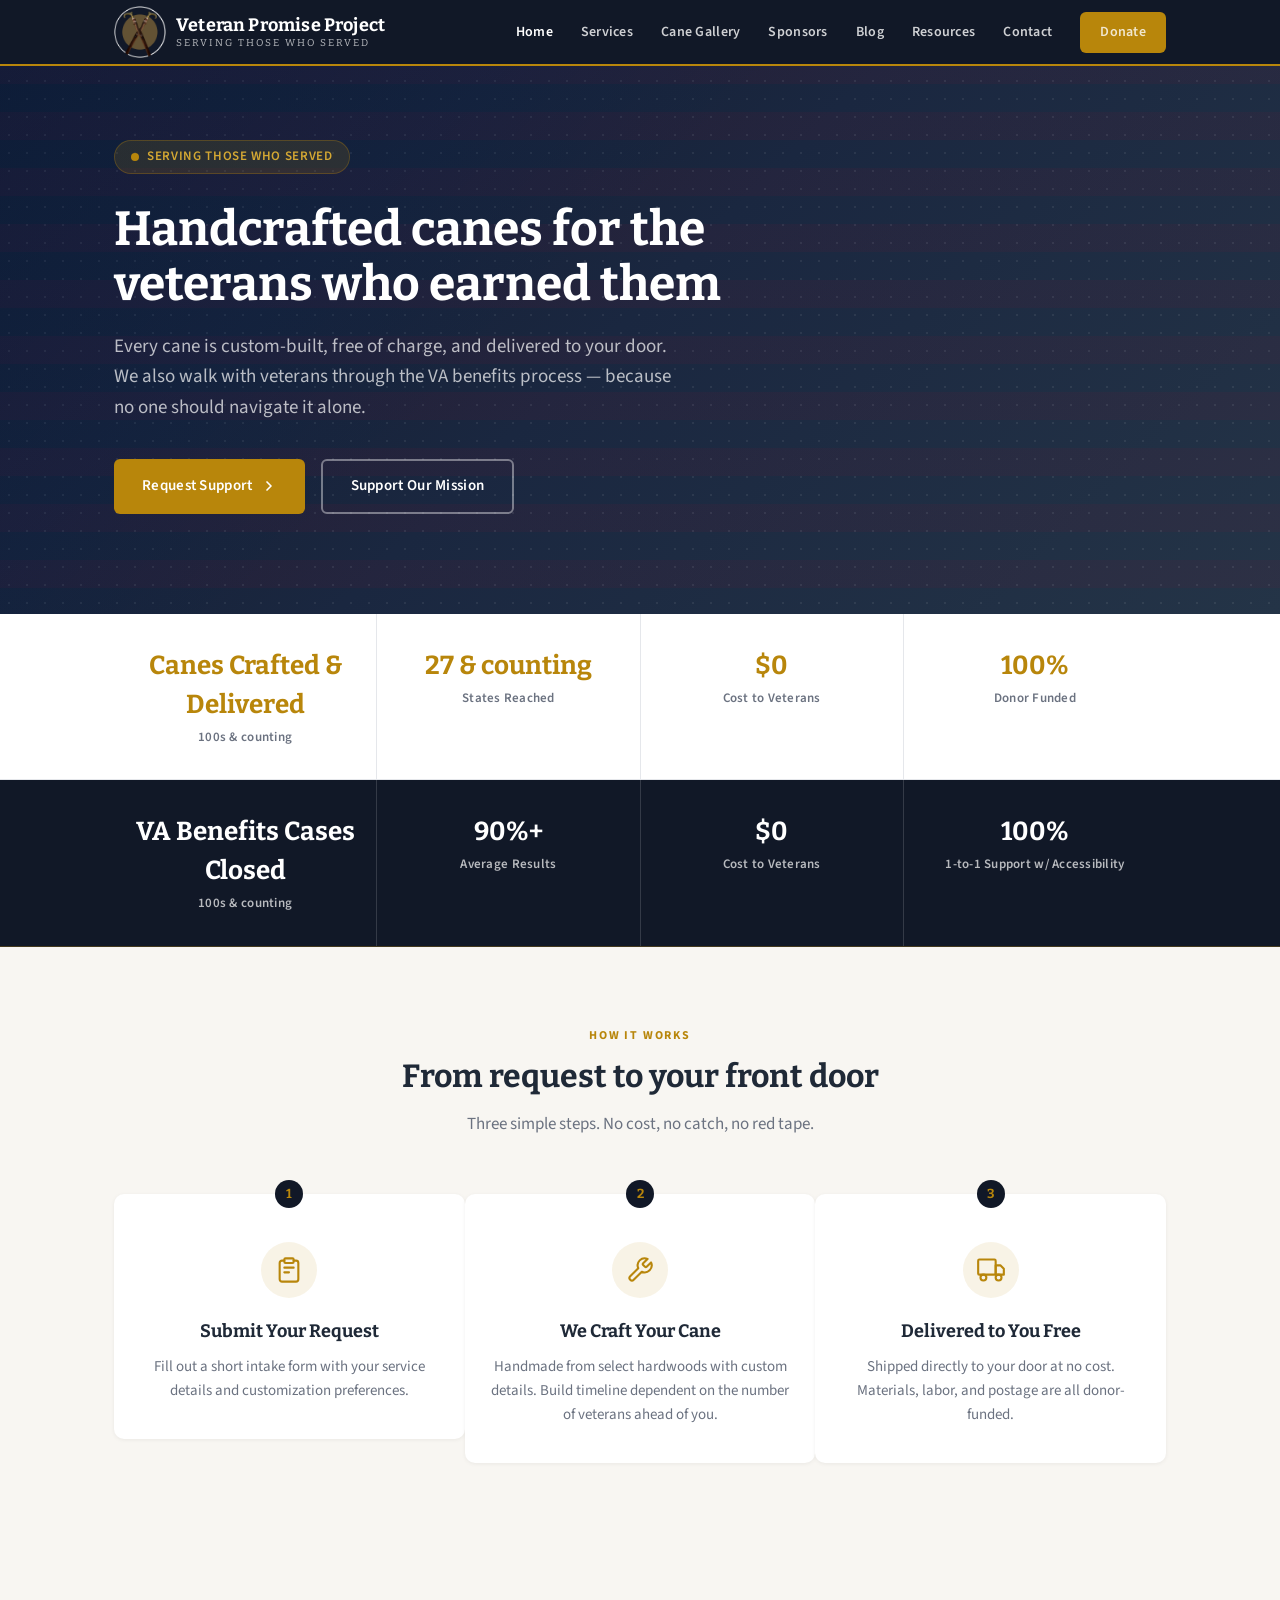
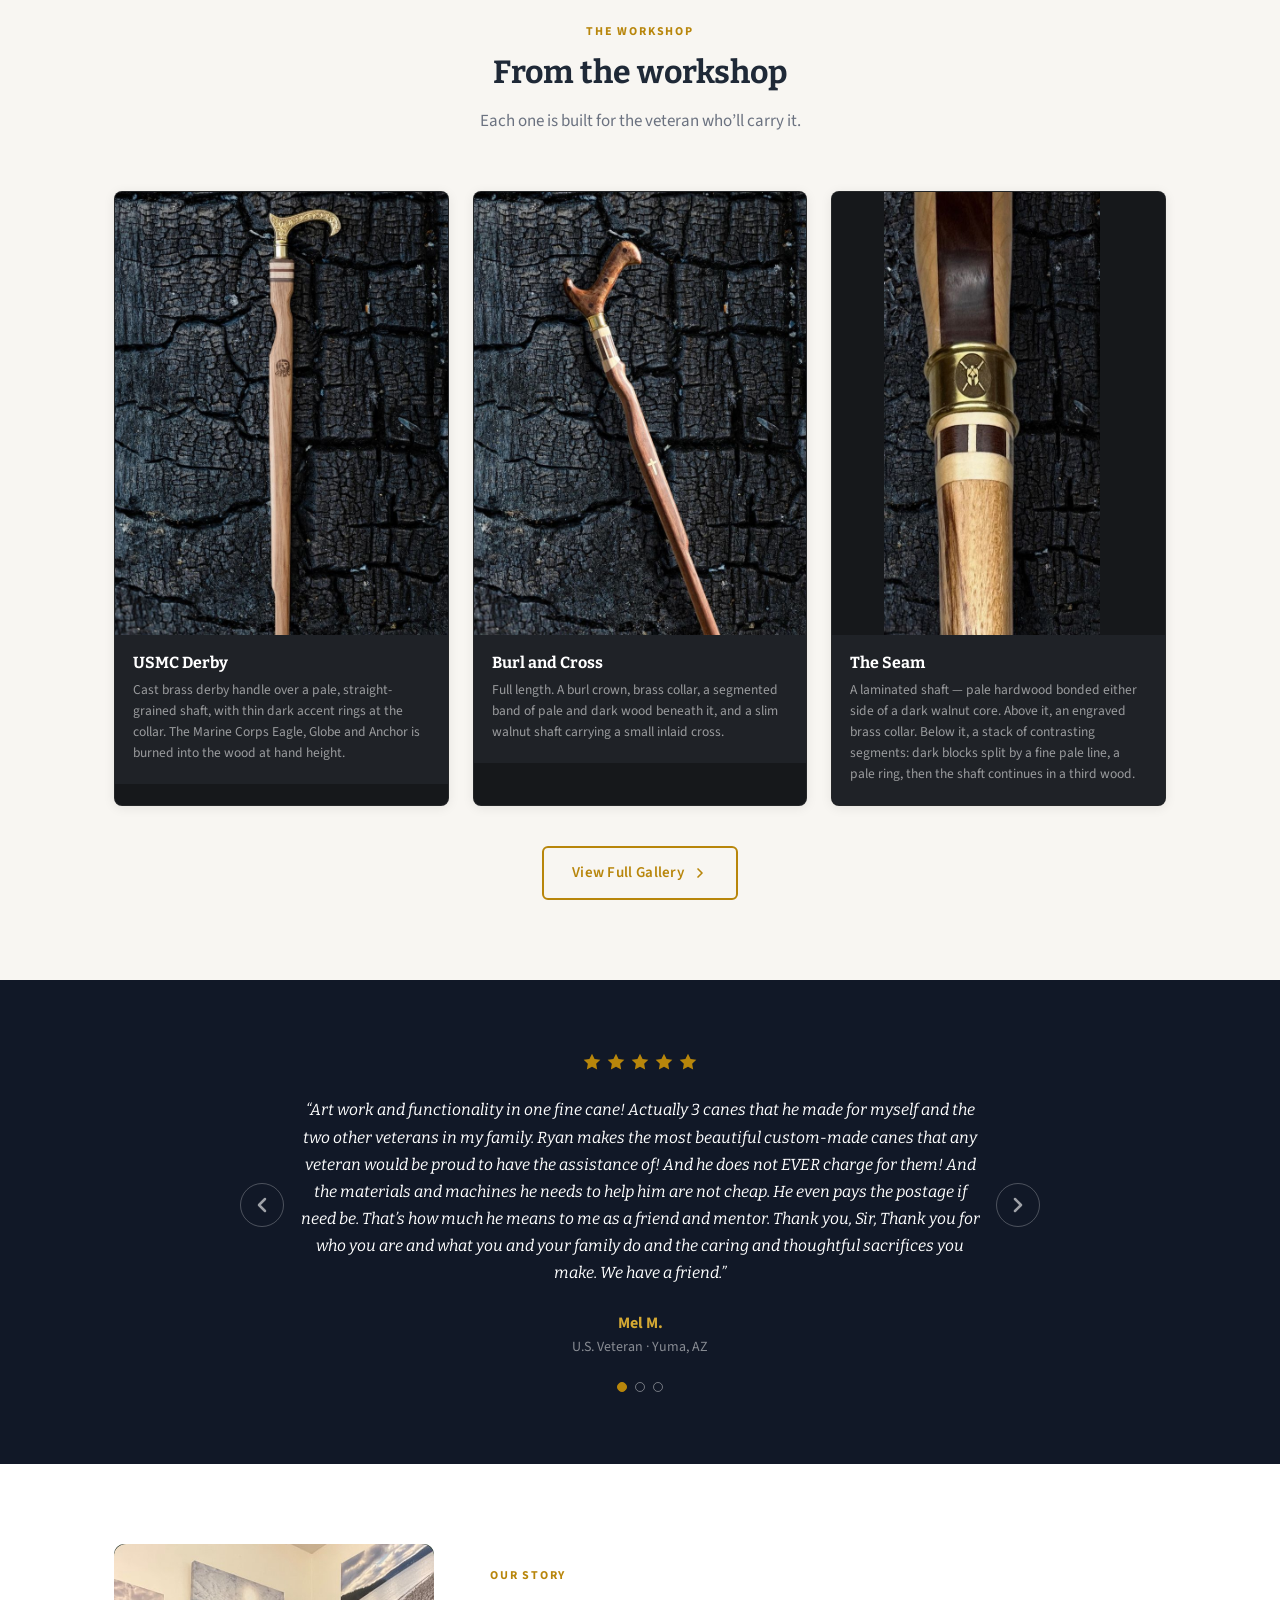
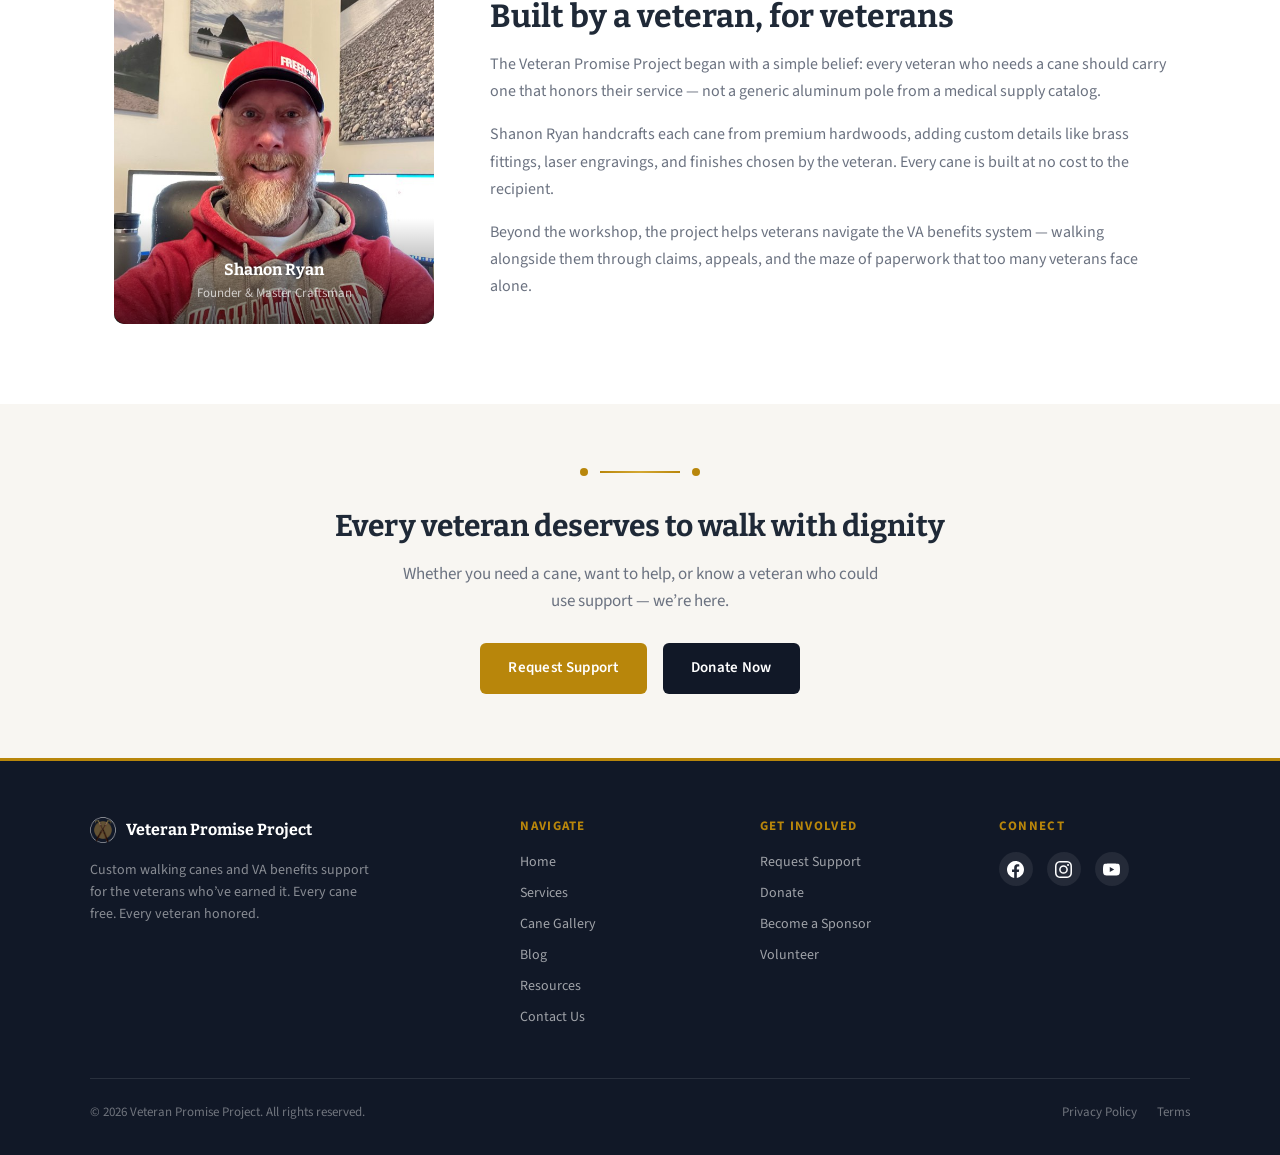
<file: index.html>
<!DOCTYPE html>
<html lang="en">
<head>
  <meta charset="UTF-8">
  <meta name="viewport" content="width=device-width, initial-scale=1.0">
  <title>Home | Veteran Promise Project</title>
  <meta name="description" content="Veteran Promise Project offers free handcrafted walking canes for veterans, VA benefit education and assistance.">
  <link rel="preconnect" href="https://fonts.googleapis.com">
  <link rel="preconnect" href="https://fonts.gstatic.com" crossorigin>
  <link href="https://fonts.googleapis.com/css2?family=Bitter:wght@400;500;700&family=Source+Sans+3:wght@400;600;700&display=swap" rel="stylesheet">
  <link rel="stylesheet" href="styles.css">
  <style>
    .foot-social { display: flex; gap: 14px; margin-top: 4px; }
    .foot-social a {
      width: 34px; height: 34px; border-radius: 50%;
      display: flex; align-items: center; justify-content: center;
      background: rgba(255,255,255,.08); transition: background .2s;
    }
    .foot-social a:hover { background: var(--brass); }
    .foot-social svg { width: 17px; height: 17px; fill: #fff; }
  </style>

  <link rel="canonical" href="https://veteranpromiseproject.com/">
  <link rel="icon" href="favicon.ico" sizes="any">
  <link rel="icon" type="image/png" sizes="32x32" href="favicon-32.png">
  <link rel="apple-touch-icon" href="apple-touch-icon.png">
  <meta property="og:title" content="Veteran Promise Project">
  <meta property="og:description" content="Handcrafted walking canes for the veterans who earned them. Free, always. Plus help navigating the VA.">
  <meta property="og:image" content="https://veteranpromiseproject.com/images/canes/cane-06.jpg">
  <meta property="og:url" content="https://veteranpromiseproject.com/">
  <meta property="og:type" content="website">
  <meta name="twitter:card" content="summary_large_image">
</head>
<body>
  <nav class="navbar">
    <div class="navbar-inner">
      <a href="index.html" class="navbar-brand">
        <img src="images/logo.png" alt="Veteran Promise Project" width="52" height="52">
        <span style="display:flex;flex-direction:column;line-height:1.2;"><strong>Veteran Promise Project</strong><small style="font-size:10px;letter-spacing:2px;opacity:0.7;font-weight:400;">SERVING THOSE WHO SERVED</small></span>
      </a>
      <div class="navbar-links">
        <a href="index.html" class="nav-active">Home</a>
        <a href="services.html">Services</a>
        <a href="cane-gallery.html">Cane Gallery</a>
        <a href="sponsors.html">Sponsors</a>
        <a href="blog.html">Blog</a>
        <a href="resources.html">Resources</a>
        <a href="contact.html">Contact</a>
        <a href="donate.html" class="btn btn-primary btn-sm">Donate</a>
      </div>
      <button class="mobile-toggle" onclick="toggleMenu()" aria-label="Toggle menu">
        <svg id="menu-icon" width="24" height="24" viewBox="0 0 24 24" fill="none" stroke="#fff" stroke-width="2" stroke-linecap="round"><line x1="3" y1="6" x2="21" y2="6"/><line x1="3" y1="12" x2="21" y2="12"/><line x1="3" y1="18" x2="21" y2="18"/></svg>
        <svg id="close-icon" width="24" height="24" viewBox="0 0 24 24" fill="none" stroke="#fff" stroke-width="2" stroke-linecap="round" style="display:none;"><line x1="18" y1="6" x2="6" y2="18"/><line x1="6" y1="6" x2="18" y2="18"/></svg>
      </button>
    </div>
    <div class="mobile-menu" id="mobile-menu">
      <a href="index.html">Home</a>
      <a href="services.html">Services</a>
      <a href="cane-gallery.html">Cane Gallery</a>
      <a href="sponsors.html">Sponsors</a>
      <a href="blog.html">Blog</a>
      <a href="resources.html">Resources</a>
      <a href="contact.html">Contact</a>
      <a href="donate.html" class="btn btn-primary" style="justify-content:center;margin-top:8px;">Donate</a>
    </div>
  </nav>
  <section class="hero">
    <div class="hero-texture"></div>
    <div class="container">
      <div class="hero-content">
        <div class="hero-badge"><div class="hero-badge-dot"></div><span>Serving Those Who Served</span></div>
        <h1>Handcrafted canes for the veterans who earned them</h1>
        <p>Every cane is custom-built, free of charge, and delivered to your door. We also walk with veterans through the VA benefits process &mdash; because no one should navigate it alone.</p>
        <div class="hero-buttons">
          <a href="request.html" class="btn btn-primary">Request Support <svg width="16" height="16" viewBox="0 0 24 24" fill="none" stroke="currentColor" stroke-width="2.5" stroke-linecap="round" stroke-linejoin="round"><polyline points="9,6 15,12 9,18"/></svg></a>
          <a href="donate.html" class="btn btn-secondary">Support Our Mission</a>
        </div>
      </div>
    </div>
  </section>

  <div class="impact-strip"><div class="container"><div class="impact-grid">
    <div class="impact-stat"><div class="impact-value">Canes Crafted &amp; Delivered</div><div class="impact-label">100s &amp; counting</div></div>
    <div class="impact-stat"><div class="impact-value">27 &amp; counting</div><div class="impact-label">States Reached</div></div>
    <div class="impact-stat"><div class="impact-value">$0</div><div class="impact-label">Cost to Veterans</div></div>
    <div class="impact-stat"><div class="impact-value">100%</div><div class="impact-label">Donor Funded</div></div>
  </div></div></div>

  <div class="impact-strip impact-strip-va"><div class="container"><div class="impact-grid">
    <div class="impact-stat"><div class="impact-value">VA Benefits Cases Closed</div><div class="impact-label">100s &amp; counting</div></div>
    <div class="impact-stat"><div class="impact-value">90%+</div><div class="impact-label">Average Results</div></div>
    <div class="impact-stat"><div class="impact-value">$0</div><div class="impact-label">Cost to Veterans</div></div>
    <div class="impact-stat"><div class="impact-value">100%</div><div class="impact-label">1-to-1 Support w/ Accessibility</div></div>
  </div></div></div>

  <section class="section" style="background:var(--warm-bg);">
    <div class="container">
      <div class="text-center" style="margin-bottom:56px;">
        <div class="section-label">How It Works</div>
        <h2 class="section-title">From request to your front door</h2>
        <p class="section-desc">Three simple steps. No cost, no catch, no red tape.</p>
      </div>
      <div class="steps-grid">
        <div class="step-card"><div class="step-number">1</div>
          <div class="step-icon"><svg width="28" height="28" viewBox="0 0 24 24" fill="none" stroke="#B8860B" stroke-width="1.8" stroke-linecap="round" stroke-linejoin="round"><path d="M16 4h2a2 2 0 0 1 2 2v14a2 2 0 0 1-2 2H6a2 2 0 0 1-2-2V6a2 2 0 0 1 2-2h2"/><rect x="8" y="2" width="8" height="4" rx="1"/><line x1="8" y1="10" x2="16" y2="10"/><line x1="8" y1="14" x2="12" y2="14"/></svg></div>
          <h3>Submit Your Request</h3><p>Fill out a short intake form with your service details and customization preferences.</p></div>
        <div class="step-card"><div class="step-number">2</div>
          <div class="step-icon"><svg width="28" height="28" viewBox="0 0 24 24" fill="none" stroke="#B8860B" stroke-width="1.8" stroke-linecap="round" stroke-linejoin="round"><path d="M14.7 6.3a1 1 0 0 0 0 1.4l1.6 1.6a1 1 0 0 0 1.4 0l3.77-3.77a6 6 0 0 1-7.94 7.94l-6.91 6.91a2.12 2.12 0 0 1-3-3l6.91-6.91a6 6 0 0 1 7.94-7.94l-3.76 3.76z"/></svg></div>
          <h3>We Craft Your Cane</h3><p>Handmade from select hardwoods with custom details. Build timeline dependent on the number of veterans ahead of you.</p></div>
        <div class="step-card"><div class="step-number">3</div>
          <div class="step-icon"><svg width="28" height="28" viewBox="0 0 24 24" fill="none" stroke="#B8860B" stroke-width="1.8" stroke-linecap="round" stroke-linejoin="round"><rect x="1" y="3" width="15" height="13" rx="1"/><polygon points="16,8 20,8 23,11 23,16 16,16"/><circle cx="5.5" cy="18.5" r="2.5"/><circle cx="18.5" cy="18.5" r="2.5"/></svg></div>
          <h3>Delivered to You Free</h3><p>Shipped directly to your door at no cost. Materials, labor, and postage are all donor-funded.</p></div>
      </div>
    </div>
  </section>

  <section class="section" style="background:var(--warm-bg);">
    <div class="container">
      <div class="text-center" style="margin-bottom:56px;">
        <div class="section-label">The Workshop</div>
        <h2 class="section-title">From the workshop</h2>
        <p class="section-desc">Each one is built for the veteran who&rsquo;ll carry it.</p>
      </div>
      <div class="gallery-grid" id="homeCanes"></div>
      <div class="text-center" style="margin-top:40px;">
        <a href="cane-gallery.html" class="btn btn-outline">View Full Gallery <svg width="16" height="16" viewBox="0 0 24 24" fill="none" stroke="currentColor" stroke-width="2.5" stroke-linecap="round" stroke-linejoin="round"><polyline points="9,6 15,12 9,18"/></svg></a>
      </div>
    </div>
  </section>

  <section class="testimonial-section">
    <div class="testimonial-carousel">
      <button class="testimonial-arrow testimonial-prev" onclick="changeTestimonial(-1)" aria-label="Previous testimonial">
        <svg width="24" height="24" viewBox="0 0 24 24" fill="none" stroke="currentColor" stroke-width="2.5" stroke-linecap="round" stroke-linejoin="round"><polyline points="15,18 9,12 15,6"/></svg>
      </button>
      <div class="testimonial-slides">
        <div class="testimonial-slide active">
          <div class="stars"><svg width="20" height="20" viewBox="0 0 24 24" fill="#B8860B"><path d="M12 2l3.09 6.26L22 9.27l-5 4.87 1.18 6.88L12 17.77l-6.18 3.25L7 14.14 2 9.27l6.91-1.01L12 2z"/></svg><svg width="20" height="20" viewBox="0 0 24 24" fill="#B8860B"><path d="M12 2l3.09 6.26L22 9.27l-5 4.87 1.18 6.88L12 17.77l-6.18 3.25L7 14.14 2 9.27l6.91-1.01L12 2z"/></svg><svg width="20" height="20" viewBox="0 0 24 24" fill="#B8860B"><path d="M12 2l3.09 6.26L22 9.27l-5 4.87 1.18 6.88L12 17.77l-6.18 3.25L7 14.14 2 9.27l6.91-1.01L12 2z"/></svg><svg width="20" height="20" viewBox="0 0 24 24" fill="#B8860B"><path d="M12 2l3.09 6.26L22 9.27l-5 4.87 1.18 6.88L12 17.77l-6.18 3.25L7 14.14 2 9.27l6.91-1.01L12 2z"/></svg><svg width="20" height="20" viewBox="0 0 24 24" fill="#B8860B"><path d="M12 2l3.09 6.26L22 9.27l-5 4.87 1.18 6.88L12 17.77l-6.18 3.25L7 14.14 2 9.27l6.91-1.01L12 2z"/></svg></div>
          <blockquote>&ldquo;Art work and functionality in one fine cane! Actually 3 canes that he made for myself and the two other veterans in my family. Ryan makes the most beautiful custom-made canes that any veteran would be proud to have the assistance of! And he does not EVER charge for them! And the materials and machines he needs to help him are not cheap. He even pays the postage if need be. That&rsquo;s how much he means to me as a friend and mentor. Thank you, Sir, Thank you for who you are and what you and your family do and the caring and thoughtful sacrifices you make. We have a friend.&rdquo;</blockquote>
          <div class="testimonial-name">Mel M.</div>
          <div class="testimonial-meta">U.S. Veteran &middot; Yuma, AZ</div>
        </div>
        <div class="testimonial-slide">
          <div class="stars"><svg width="20" height="20" viewBox="0 0 24 24" fill="#B8860B"><path d="M12 2l3.09 6.26L22 9.27l-5 4.87 1.18 6.88L12 17.77l-6.18 3.25L7 14.14 2 9.27l6.91-1.01L12 2z"/></svg><svg width="20" height="20" viewBox="0 0 24 24" fill="#B8860B"><path d="M12 2l3.09 6.26L22 9.27l-5 4.87 1.18 6.88L12 17.77l-6.18 3.25L7 14.14 2 9.27l6.91-1.01L12 2z"/></svg><svg width="20" height="20" viewBox="0 0 24 24" fill="#B8860B"><path d="M12 2l3.09 6.26L22 9.27l-5 4.87 1.18 6.88L12 17.77l-6.18 3.25L7 14.14 2 9.27l6.91-1.01L12 2z"/></svg><svg width="20" height="20" viewBox="0 0 24 24" fill="#B8860B"><path d="M12 2l3.09 6.26L22 9.27l-5 4.87 1.18 6.88L12 17.77l-6.18 3.25L7 14.14 2 9.27l6.91-1.01L12 2z"/></svg><svg width="20" height="20" viewBox="0 0 24 24" fill="#B8860B"><path d="M12 2l3.09 6.26L22 9.27l-5 4.87 1.18 6.88L12 17.77l-6.18 3.25L7 14.14 2 9.27l6.91-1.01L12 2z"/></svg></div>
          <blockquote>&ldquo;For many, many years my family pushed me and nagged me to get to the VA and apply for my benefits. I heard lots of horror stories about the hoops they throw at you from other vets so I wasn&rsquo;t interested in messing with any of it. Mr. Ryan struck up a conversation with me in the grocery store by asking about my USMC tattoo on my arm. After a few minutes we had hit it off, one vet to another. What came after was an offer of a hand in tackling the VA together. He became a strong wind at my back and sometimes a boot in my backside when I needed it to keep the ball rolling. 13 months after that first conversation and now I have a rating for the broken body I got serving, compensation to cover it and VA healthcare that means I don&rsquo;t have to spend my money to fix what the Corp broke.&rdquo;</blockquote>
          <div class="testimonial-name">Edward K.</div>
          <div class="testimonial-meta">U.S. Marine Corps Veteran &middot; Nampa, ID</div>
        </div>
        <div class="testimonial-slide">
          <div class="stars"><svg width="20" height="20" viewBox="0 0 24 24" fill="#B8860B"><path d="M12 2l3.09 6.26L22 9.27l-5 4.87 1.18 6.88L12 17.77l-6.18 3.25L7 14.14 2 9.27l6.91-1.01L12 2z"/></svg><svg width="20" height="20" viewBox="0 0 24 24" fill="#B8860B"><path d="M12 2l3.09 6.26L22 9.27l-5 4.87 1.18 6.88L12 17.77l-6.18 3.25L7 14.14 2 9.27l6.91-1.01L12 2z"/></svg><svg width="20" height="20" viewBox="0 0 24 24" fill="#B8860B"><path d="M12 2l3.09 6.26L22 9.27l-5 4.87 1.18 6.88L12 17.77l-6.18 3.25L7 14.14 2 9.27l6.91-1.01L12 2z"/></svg><svg width="20" height="20" viewBox="0 0 24 24" fill="#B8860B"><path d="M12 2l3.09 6.26L22 9.27l-5 4.87 1.18 6.88L12 17.77l-6.18 3.25L7 14.14 2 9.27l6.91-1.01L12 2z"/></svg><svg width="20" height="20" viewBox="0 0 24 24" fill="#B8860B"><path d="M12 2l3.09 6.26L22 9.27l-5 4.87 1.18 6.88L12 17.77l-6.18 3.25L7 14.14 2 9.27l6.91-1.01L12 2z"/></svg></div>
          <blockquote>&ldquo;Life has been extremely challenging and I&rsquo;m not going to lie, it&rsquo;s been a struggle. I&rsquo;m so Thankful for meeting you and you providing me the support I needed to go through the process to apply for benefits. I&rsquo;ve now been out of the military longer than I served (14 yrs). My service to my country took a serious toll on my body due to the nature of my service. I signed up to be a Paratrooper and I served proudly in the 82nd Airborne Division and the 101st Airborne Air Assault Division, amongst other High-Speed units. My service to our country is one of my proudest achievements, but our sacrifice is not just our time, it&rsquo;s also our body, and for some our life. I had been struggling trying to maintain success in the corporate world, in my relationship and in life, all the while telling myself that I would get to submitting my claims to the VA. Days, months, and years flew by and I still hadn&rsquo;t moved forward with my claim. I now know why. I lacked the mental, and emotional support I needed. As soldiers it was frowned upon to show signs of weakness and possibly be considered a malingerer if you had physical issues that may take time to heal properly. That mentality stays with you along with the shame I felt for needing help. That&rsquo;s when I met Ryan, while looking for glasses. I commented on his service dog, and we quickly struck up a conversation once he realized I was a Veteran as well. This man stopped what he was doing for himself after asking me if I had filed a claim with the VA, and I said I hadn&rsquo;t. He instantly understood why I hadn&rsquo;t done so sooner and offered me his experience and support to ensure I got what I deserved for my service. Ryan, provided me support and guidance through the whole process, and never left his Battle Buddy behind even when I wanted to quit. His understanding of my emotional state allowed him to connect with me in a way that took away the shame and provided me with the strength I needed to go through the process. I know without a doubt, that if it wasn&rsquo;t for Ryan providing me the support, kindness, and compassion I needed; I would still be without the benefits I now receive. Thank You Ryan for being there for me when I needed you the most!&rdquo;</blockquote>
          <div class="testimonial-name">Ty R.</div>
          <div class="testimonial-meta">U.S. Army Veteran &middot; Dallas, TX</div>
        </div>
      </div>
      <button class="testimonial-arrow testimonial-next" onclick="changeTestimonial(1)" aria-label="Next testimonial">
        <svg width="24" height="24" viewBox="0 0 24 24" fill="none" stroke="currentColor" stroke-width="2.5" stroke-linecap="round" stroke-linejoin="round"><polyline points="9,6 15,12 9,18"/></svg>
      </button>
    </div>
    <div class="testimonial-dots" id="testimonial-dots"></div>
  </section>

  <section class="section">
    <div class="container">
      <div class="founder-grid">
        <div class="founder-photo">
          <img src="images/shanon-ryan.jpg" alt="Shanon Ryan, Founder of Veteran Promise Project" style="width:100%;height:100%;object-fit:cover;border-radius:12px;">
          <div class="founder-photo-overlay"><h4>Shanon Ryan</h4><p>Founder &amp; Master Craftsman</p></div>
        </div>
        <div class="founder-text">
          <div class="section-label">Our Story</div>
          <h2 class="section-title">Built by a veteran, for veterans</h2>
          <p>The Veteran Promise Project began with a simple belief: every veteran who needs a cane should carry one that honors their service &mdash; not a generic aluminum pole from a medical supply catalog.</p>
          <p>Shanon Ryan handcrafts each cane from premium hardwoods, adding custom details like brass fittings, laser engravings, and finishes chosen by the veteran. Every cane is built at no cost to the recipient.</p>
          <p>Beyond the workshop, the project helps veterans navigate the VA benefits system &mdash; walking alongside them through claims, appeals, and the maze of paperwork that too many veterans face alone.</p>
        </div>
      </div>
    </div>
  </section>

  <section class="cta-banner" style="background:var(--warm-bg);">
    <div class="container">
      <div class="brass-divider"><div class="brass-dot"></div><div class="brass-line"></div><div class="brass-dot"></div></div>
      <h2>Every veteran deserves to walk with dignity</h2>
      <p>Whether you need a cane, want to help, or know a veteran who could use support &mdash; we&rsquo;re here.</p>
      <div class="cta-buttons">
        <a href="request.html" class="btn btn-primary">Request Support</a>
        <a href="donate.html" class="btn btn-dark">Donate Now</a>
      </div>
    </div>
  </section>
  <footer class="site-footer">
    <div class="footer-grid">
      <div>
        <div class="footer-brand">
          <img src="images/logo.png" alt="" width="26" height="26">
          <span>Veteran Promise Project</span>
        </div>
        <p class="footer-about">Custom walking canes and VA benefits support for the veterans who&rsquo;ve earned it. Every cane free. Every veteran honored.</p>
      </div>
      <div class="footer-links">
        <div class="footer-heading">Navigate</div>
        <a href="index.html">Home</a>
        <a href="services.html">Services</a>
        <a href="cane-gallery.html">Cane Gallery</a>
        <a href="blog.html">Blog</a>
        <a href="resources.html">Resources</a>
        <a href="contact.html">Contact Us</a>
      </div>
      <div class="footer-links">
        <div class="footer-heading">Get Involved</div>
        <a href="request.html">Request Support</a>
        <a href="donate.html">Donate</a>
        <a href="contact.html">Become a Sponsor</a>
        <a href="contact.html">Volunteer</a>
      </div>
      <div class="footer-links">
        <div class="footer-heading">Connect</div>
        <div class="foot-social" id="social"></div>
      </div>
    </div>
    <div class="footer-bottom">
      <div class="footer-copy">&copy; 2026 Veteran Promise Project. All rights reserved.</div>
      <div class="footer-legal">
        <a href="#">Privacy Policy</a>
        <a href="#">Terms</a>
      </div>
    </div>
  </footer>
  <script>
    function toggleMenu() {
      const menu = document.getElementById('mobile-menu');
      const menuIcon = document.getElementById('menu-icon');
      const closeIcon = document.getElementById('close-icon');
      const isOpen = menu.classList.toggle('open');
      menuIcon.style.display = isOpen ? 'none' : 'block';
      closeIcon.style.display = isOpen ? 'block' : 'none';
    }
    document.querySelectorAll('.mobile-menu a').forEach(link => {
      link.addEventListener('click', () => {
        document.getElementById('mobile-menu').classList.remove('open');
        document.getElementById('menu-icon').style.display = 'block';
        document.getElementById('close-icon').style.display = 'none';
      });
    });

    // Testimonial carousel
    const slides = document.querySelectorAll('.testimonial-slide');
    const dotsContainer = document.getElementById('testimonial-dots');
    let currentSlide = 0;

    slides.forEach((_, i) => {
      const dot = document.createElement('button');
      dot.className = 'testimonial-dot' + (i === 0 ? ' active' : '');
      dot.onclick = () => goToSlide(i);
      dot.setAttribute('aria-label', 'Testimonial ' + (i + 1));
      dotsContainer.appendChild(dot);
    });

    function goToSlide(n) {
      slides[currentSlide].classList.remove('active');
      dotsContainer.children[currentSlide].classList.remove('active');
      currentSlide = (n + slides.length) % slides.length;
      slides[currentSlide].classList.add('active');
      dotsContainer.children[currentSlide].classList.add('active');
    }
    function changeTestimonial(dir) { goToSlide(currentSlide + dir); }
  </script>

<script src="canes.js"></script>
<script>
  /* Homepage strip renders from canes.js — same source of truth as the gallery.
     Swap a photo there and it changes here too. */
  const strip = document.getElementById('homeCanes');
  CANES.filter(c => c.home).slice(0, 3).forEach(c => {
    const el = document.createElement('a');
    el.className = 'cane-card';
    el.href = 'cane-gallery.html';
    el.innerHTML = `
      <div class="cane-frame">
        <img src="${c.img}" alt="${c.title}" data-fit="${c.fit}"
             style="object-position:${c.pos};" loading="lazy" decoding="async">
      </div>
      <div class="cane-info"><h4>${c.title}</h4><p>${c.desc}</p></div>`;
    strip.appendChild(el);
  });
  renderSocial();
</script>
</body>
</html>
</file>
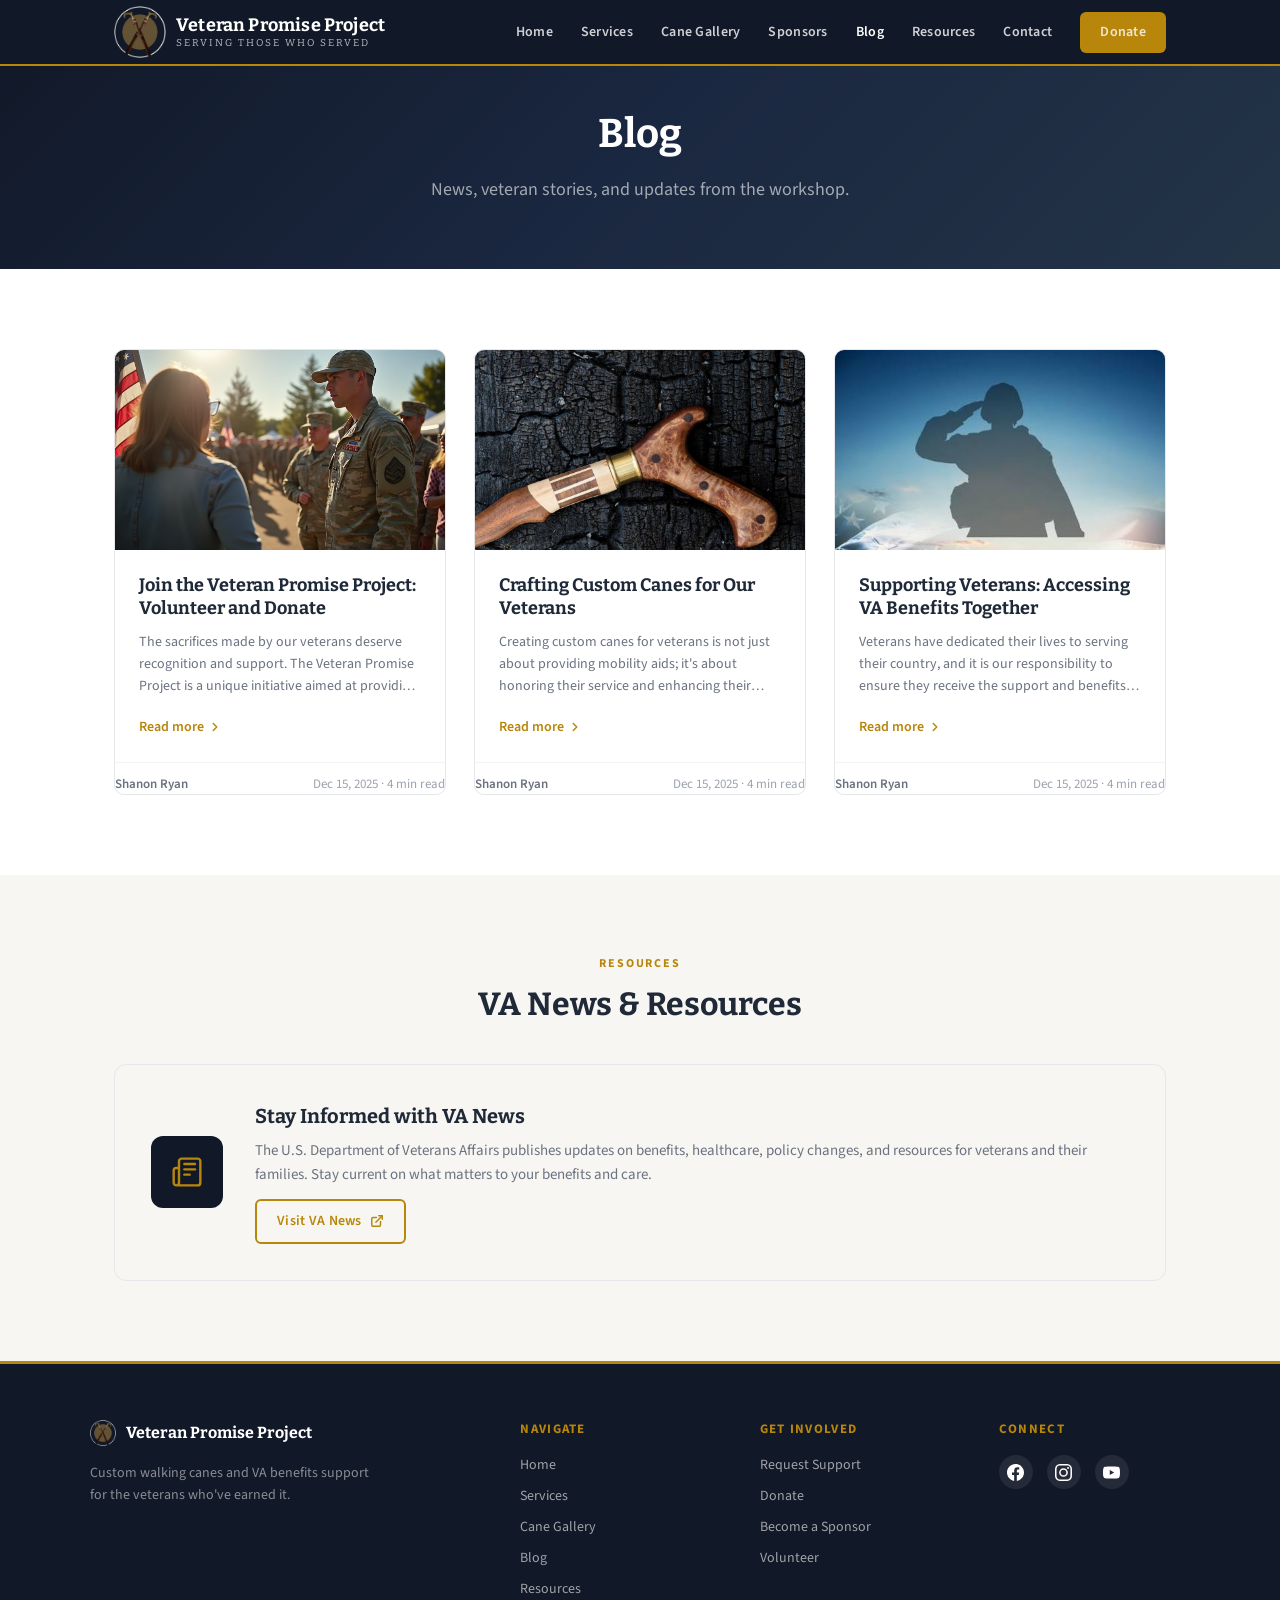
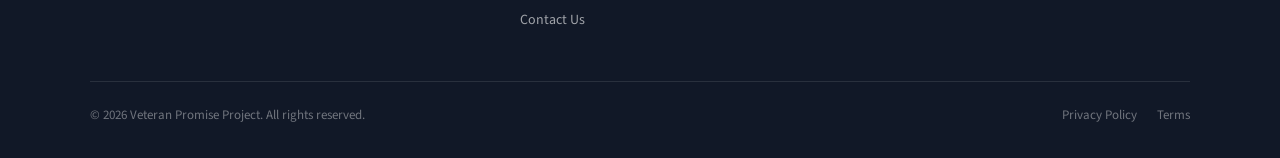
<file: blog.html>
<!DOCTYPE html>
<html lang="en">
<head>
  <meta charset="UTF-8">
  <meta name="viewport" content="width=device-width, initial-scale=1.0">
  <title>Blog | Veteran Promise Project</title>
  <meta name="description" content="News, veteran stories, and updates from the Veteran Promise Project.">
  <link rel="preconnect" href="https://fonts.googleapis.com">
  <link rel="preconnect" href="https://fonts.gstatic.com" crossorigin>
  <link href="https://fonts.googleapis.com/css2?family=Bitter:wght@400;500;700&family=Source+Sans+3:wght@400;600;700&display=swap" rel="stylesheet">
  <link rel="stylesheet" href="styles.css">
  <style>
    .foot-social { display: flex; gap: 14px; margin-top: 4px; }
    .foot-social a { width: 34px; height: 34px; border-radius: 50%;
      display: flex; align-items: center; justify-content: center;
      background: rgba(255,255,255,.08); transition: background .2s; }
    .foot-social a:hover { background: var(--brass); }
    .foot-social svg { width: 17px; height: 17px; fill: #fff; }
  </style>
  <link rel="canonical" href="https://veteranpromiseproject.com/blog.html">
  <link rel="icon" href="favicon.ico" sizes="any">
  <link rel="icon" type="image/png" sizes="32x32" href="favicon-32.png">
  <link rel="apple-touch-icon" href="apple-touch-icon.png">
  <meta property="og:title" content="Blog | Veteran Promise Project">
  <meta property="og:description" content="Stories from the workshop and the VA benefits process.">
  <meta property="og:image" content="https://veteranpromiseproject.com/images/canes/cane-09.jpg">
  <meta property="og:url" content="https://veteranpromiseproject.com/blog.html">
  <meta property="og:type" content="website">
  <meta name="twitter:card" content="summary_large_image">
  <style>
    .blog-grid { display: grid; grid-template-columns: repeat(3, 1fr); gap: 28px; }
    .blog-card {
      border: 1px solid #E5E7EB; border-radius: 10px; overflow: hidden;
      transition: box-shadow 0.2s, transform 0.2s; background: #fff;
    }
    .blog-card:hover { box-shadow: 0 4px 20px rgba(0,0,0,0.08); transform: translateY(-3px); }
    .blog-card-img { width: 100%; height: 200px; object-fit: cover; display: block; }
    .blog-card-body { padding: 24px; }
    .blog-card-body h3 {
      font-family: 'Bitter', serif; font-size: 18px; font-weight: 700;
      color: #1F2937; margin-bottom: 10px; line-height: 1.3;
    }
    .blog-card-body p {
      font-size: 14px; color: #6B7280; line-height: 1.6; margin-bottom: 16px;
      display: -webkit-box; -webkit-line-clamp: 3; -webkit-box-orient: vertical; overflow: hidden;
    }
    .blog-card-meta {
      display: flex; justify-content: space-between; align-items: center;
      font-size: 13px; color: #9CA3AF; border-top: 1px solid #F3F4F6; padding-top: 12px;
    }
    .blog-card-author { font-weight: 600; color: #6B7280; }
    .blog-read-link {
      font-size: 14px; font-weight: 600; color: #B8860B; display: inline-flex;
      align-items: center; gap: 4px; transition: gap 0.2s;
    }
    .blog-card:hover .blog-read-link { gap: 8px; }
    .va-news-section {
      background: var(--warm-bg); border: 1px solid #E5E7EB; border-radius: 12px;
      padding: 36px; display: flex; gap: 32px; align-items: center;
    }
    .va-news-icon {
      flex: 0 0 72px; width: 72px; height: 72px; border-radius: 12px;
      background: var(--navy); display: flex; align-items: center; justify-content: center;
    }
    .va-news-text { flex: 1; }
    .va-news-text h3 { font-family: 'Bitter', serif; font-size: 20px; font-weight: 700; margin-bottom: 8px; }
    .va-news-text p { font-size: 15px; color: #6B7280; line-height: 1.6; margin-bottom: 12px; }
    @media (max-width: 768px) {
      .blog-grid { grid-template-columns: 1fr; }
      .va-news-section { flex-direction: column; text-align: center; }
    }
  </style>
</head>
<body>

  <nav class="navbar"><div class="navbar-inner">
    <a href="index.html" class="navbar-brand"><img src="images/logo.png" alt="Veteran Promise Project" width="52" height="52"><span style="display:flex;flex-direction:column;line-height:1.2;"><strong>Veteran Promise Project</strong><small style="font-size:10px;letter-spacing:2px;opacity:0.7;font-weight:400;">SERVING THOSE WHO SERVED</small></span></a>
    <div class="navbar-links"><a href="index.html">Home</a><a href="services.html">Services</a><a href="cane-gallery.html">Cane Gallery</a><a href="sponsors.html">Sponsors</a><a href="blog.html" class="nav-active">Blog</a><a href="resources.html">Resources</a><a href="contact.html">Contact</a><a href="donate.html" class="btn btn-primary btn-sm">Donate</a></div>
    <button class="mobile-toggle" onclick="toggleMenu()" aria-label="Menu"><svg id="menu-icon" width="24" height="24" viewBox="0 0 24 24" fill="none" stroke="#fff" stroke-width="2" stroke-linecap="round"><line x1="3" y1="6" x2="21" y2="6"/><line x1="3" y1="12" x2="21" y2="12"/><line x1="3" y1="18" x2="21" y2="18"/></svg><svg id="close-icon" width="24" height="24" viewBox="0 0 24 24" fill="none" stroke="#fff" stroke-width="2" stroke-linecap="round" style="display:none;"><line x1="18" y1="6" x2="6" y2="18"/><line x1="6" y1="6" x2="18" y2="18"/></svg></button>
  </div>
  <div class="mobile-menu" id="mobile-menu"><a href="index.html">Home</a><a href="services.html">Services</a><a href="cane-gallery.html">Cane Gallery</a><a href="sponsors.html">Sponsors</a><a href="blog.html">Blog</a><a href="resources.html">Resources</a><a href="contact.html">Contact</a><a href="donate.html" class="btn btn-primary" style="justify-content:center;margin-top:8px;">Donate</a></div></nav>

  <section class="page-hero">
    <div class="container"><h1>Blog</h1><p class="page-hero-sub">News, veteran stories, and updates from the workshop.</p></div>
  </section>

  <section class="section">
    <div class="container">
      <div class="blog-grid">

        <a href="post-volunteer-donate.html" class="blog-card" style="text-decoration:none;">
          <img class="blog-card-img" src="images/volunteer-donate.png" alt="Volunteer and Donate" loading="lazy">
          <div class="blog-card-body">
            <h3>Join the Veteran Promise Project: Volunteer and Donate</h3>
            <p>The sacrifices made by our veterans deserve recognition and support. The Veteran Promise Project is a unique initiative aimed at providing assistance to those who have served our country. By volunteering or donating, you can make a meaningful impact in the lives of veterans and their families.</p>
            <span class="blog-read-link">Read more <svg width="14" height="14" viewBox="0 0 24 24" fill="none" stroke="currentColor" stroke-width="2.5" stroke-linecap="round" stroke-linejoin="round"><polyline points="9,6 15,12 9,18"/></svg></span>
          </div>
          <div class="blog-card-meta"><span class="blog-card-author">Shanon Ryan</span><span>Dec 15, 2025 · 4 min read</span></div>
        </a>

        <a href="post-crafting-canes.html" class="blog-card" style="text-decoration:none;">
          <img class="blog-card-img" id="blogCane" src="" alt="" loading="lazy">
          <div class="blog-card-body">
            <h3>Crafting Custom Canes for Our Veterans</h3>
            <p>Creating custom canes for veterans is not just about providing mobility aids; it's about honoring their service and enhancing their quality of life. The canes we craft and donate are all designed to honor their service as a way of saying "thank you" in a more tangible way.</p>
            <span class="blog-read-link">Read more <svg width="14" height="14" viewBox="0 0 24 24" fill="none" stroke="currentColor" stroke-width="2.5" stroke-linecap="round" stroke-linejoin="round"><polyline points="9,6 15,12 9,18"/></svg></span>
          </div>
          <div class="blog-card-meta"><span class="blog-card-author">Shanon Ryan</span><span>Dec 15, 2025 · 4 min read</span></div>
        </a>

        <a href="post-va-benefits.html" class="blog-card" style="text-decoration:none;">
          <img class="blog-card-img" src="images/soldier-salute.png" alt="VA Benefits Support" loading="lazy" style="object-position:top;">
          <div class="blog-card-body">
            <h3>Supporting Veterans: Accessing VA Benefits Together</h3>
            <p>Veterans have dedicated their lives to serving their country, and it is our responsibility to ensure they receive the support and benefits they deserve. Navigating the complex landscape of VA benefits can be overwhelming for many veterans and their families.</p>
            <span class="blog-read-link">Read more <svg width="14" height="14" viewBox="0 0 24 24" fill="none" stroke="currentColor" stroke-width="2.5" stroke-linecap="round" stroke-linejoin="round"><polyline points="9,6 15,12 9,18"/></svg></span>
          </div>
          <div class="blog-card-meta"><span class="blog-card-author">Shanon Ryan</span><span>Dec 15, 2025 · 4 min read</span></div>
        </a>

      </div>
    </div>
  </section>

  <!-- VA NEWS -->
  <section class="section" style="background:var(--warm-bg);">
    <div class="container">
      <div class="text-center" style="margin-bottom:40px;">
        <div class="section-label">Resources</div>
        <h2 class="section-title">VA News &amp; Resources</h2>
      </div>
      <div class="va-news-section">
        <div class="va-news-icon">
          <svg width="32" height="32" viewBox="0 0 24 24" fill="none" stroke="#B8860B" stroke-width="1.8" stroke-linecap="round" stroke-linejoin="round"><path d="M4 22h16a2 2 0 0 0 2-2V4a2 2 0 0 0-2-2H8a2 2 0 0 0-2 2v16a2 2 0 0 1-2 2zm0 0a2 2 0 0 1-2-2v-9c0-1.1.9-2 2-2h2"/><line x1="10" y1="6" x2="18" y2="6"/><line x1="10" y1="10" x2="18" y2="10"/><line x1="10" y1="14" x2="14" y2="14"/></svg>
        </div>
        <div class="va-news-text">
          <h3>Stay Informed with VA News</h3>
          <p>The U.S. Department of Veterans Affairs publishes updates on benefits, healthcare, policy changes, and resources for veterans and their families. Stay current on what matters to your benefits and care.</p>
          <a href="https://news.va.gov/" target="_blank" class="btn btn-outline btn-sm">
            Visit VA News
            <svg width="14" height="14" viewBox="0 0 24 24" fill="none" stroke="currentColor" stroke-width="2.5" stroke-linecap="round" stroke-linejoin="round"><path d="M18 13v6a2 2 0 0 1-2 2H5a2 2 0 0 1-2-2V8a2 2 0 0 1 2-2h6"/><polyline points="15,3 21,3 21,9"/><line x1="10" y1="14" x2="21" y2="3"/></svg>
          </a>
        </div>
      </div>
    </div>
  </section>

  <footer class="site-footer">
    <div class="footer-grid">
      <div><div class="footer-brand"><img src="images/logo.png" alt="" width="26" height="26"><span>Veteran Promise Project</span></div><p class="footer-about">Custom walking canes and VA benefits support for the veterans who've earned it.</p></div>
      <div class="footer-links"><div class="footer-heading">Navigate</div><a href="index.html">Home</a><a href="services.html">Services</a><a href="cane-gallery.html">Cane Gallery</a><a href="blog.html">Blog</a><a href="resources.html">Resources</a><a href="contact.html">Contact Us</a></div>
      <div class="footer-links"><div class="footer-heading">Get Involved</div><a href="request.html">Request Support</a><a href="donate.html">Donate</a><a href="contact.html">Become a Sponsor</a><a href="contact.html">Volunteer</a></div>
      <div class="footer-links"><div class="footer-heading">Connect</div><div class="foot-social" id="social"></div></div>
    </div>
    <div class="footer-bottom"><div class="footer-copy">&copy; 2026 Veteran Promise Project. All rights reserved.</div><div class="footer-legal"><a href="#">Privacy Policy</a><a href="#">Terms</a></div></div>
  </footer>
  <script>function toggleMenu(){const m=document.getElementById('mobile-menu'),a=document.getElementById('menu-icon'),b=document.getElementById('close-icon'),o=m.classList.toggle('open');a.style.display=o?'none':'block';b.style.display=o?'block':'none';}document.querySelectorAll('.mobile-menu a').forEach(l=>l.addEventListener('click',()=>{document.getElementById('mobile-menu').classList.remove('open');document.getElementById('menu-icon').style.display='block';document.getElementById('close-icon').style.display='none';}));</script>

<script src="canes.js"></script>
<script>
  renderSocial();

  const bc = document.getElementById('blogCane');
  if (bc) { const c = caneByFile(CANE_SLOTS.blogCraftingCanes); bc.src = c.img; bc.alt = c.title; }
</script>
</body>
</html>
</file>
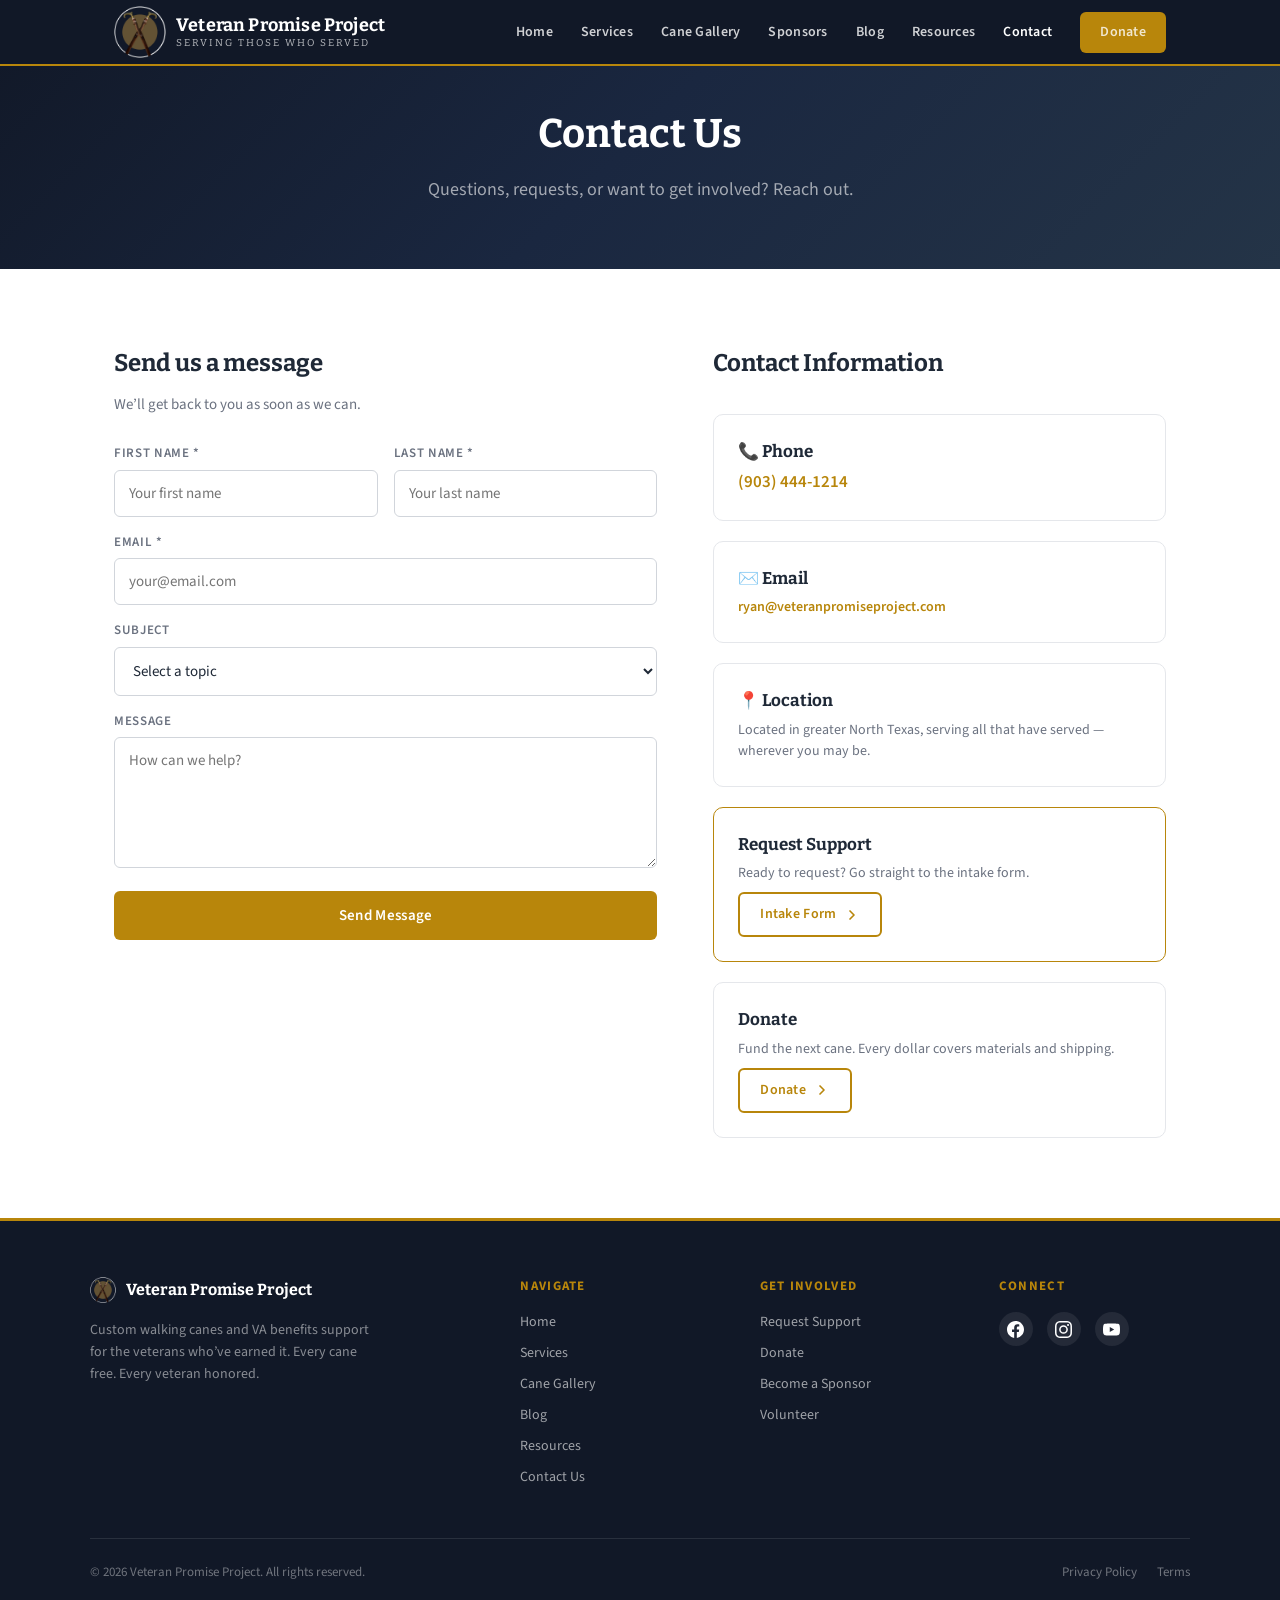
<file: contact.html>
<!DOCTYPE html>
<html lang="en">
<head>
  <meta charset="UTF-8">
  <meta name="viewport" content="width=device-width, initial-scale=1.0">
  <title>Contact Us | Veteran Promise Project</title>
  <meta name="description" content="Get in touch with the Veteran Promise Project. Request a cane, ask about sponsorship, or volunteer.">
  <link rel="preconnect" href="https://fonts.googleapis.com">
  <link rel="preconnect" href="https://fonts.gstatic.com" crossorigin>
  <link href="https://fonts.googleapis.com/css2?family=Bitter:wght@400;500;700&family=Source+Sans+3:wght@400;600;700&display=swap" rel="stylesheet">
  <link rel="stylesheet" href="styles.css">
  <style>
    .foot-social { display: flex; gap: 14px; margin-top: 4px; }
    .foot-social a { width: 34px; height: 34px; border-radius: 50%;
      display: flex; align-items: center; justify-content: center;
      background: rgba(255,255,255,.08); transition: background .2s; }
    .foot-social a:hover { background: var(--brass); }
    .foot-social svg { width: 17px; height: 17px; fill: #fff; }
  </style>
  <link rel="canonical" href="https://veteranpromiseproject.com/contact.html">
  <link rel="icon" href="favicon.ico" sizes="any">
  <link rel="icon" type="image/png" sizes="32x32" href="favicon-32.png">
  <link rel="apple-touch-icon" href="apple-touch-icon.png">
  <meta property="og:title" content="Contact | Veteran Promise Project">
  <meta property="og:description" content="Get in touch with the Veteran Promise Project.">
  <meta property="og:image" content="https://veteranpromiseproject.com/images/logo.png">
  <meta property="og:url" content="https://veteranpromiseproject.com/contact.html">
  <meta property="og:type" content="article" >
  <meta name="twitter:card" content="summary_large_image">
</head>
<body>
  <nav class="navbar">
    <div class="navbar-inner">
      <a href="index.html" class="navbar-brand">
        <img src="images/logo.png" alt="Veteran Promise Project" width="52" height="52">
        <span style="display:flex;flex-direction:column;line-height:1.2;"><strong>Veteran Promise Project</strong><small style="font-size:10px;letter-spacing:2px;opacity:0.7;font-weight:400;">SERVING THOSE WHO SERVED</small></span>
      </a>
      <div class="navbar-links">
        <a href="index.html">Home</a>
        <a href="services.html">Services</a>
        <a href="cane-gallery.html">Cane Gallery</a>
        <a href="sponsors.html">Sponsors</a>
        <a href="blog.html">Blog</a>
        <a href="resources.html">Resources</a>
        <a href="contact.html" class="nav-active">Contact</a>
        <a href="donate.html" class="btn btn-primary btn-sm">Donate</a>
      </div>
      <button class="mobile-toggle" onclick="toggleMenu()" aria-label="Toggle menu">
        <svg id="menu-icon" width="24" height="24" viewBox="0 0 24 24" fill="none" stroke="#fff" stroke-width="2" stroke-linecap="round"><line x1="3" y1="6" x2="21" y2="6"/><line x1="3" y1="12" x2="21" y2="12"/><line x1="3" y1="18" x2="21" y2="18"/></svg>
        <svg id="close-icon" width="24" height="24" viewBox="0 0 24 24" fill="none" stroke="#fff" stroke-width="2" stroke-linecap="round" style="display:none;"><line x1="18" y1="6" x2="6" y2="18"/><line x1="6" y1="6" x2="18" y2="18"/></svg>
      </button>
    </div>
    <div class="mobile-menu" id="mobile-menu">
      <a href="index.html">Home</a>
      <a href="services.html">Services</a>
      <a href="cane-gallery.html">Cane Gallery</a>
      <a href="sponsors.html">Sponsors</a>
      <a href="blog.html">Blog</a>
      <a href="resources.html">Resources</a>
      <a href="contact.html">Contact</a>
      <a href="donate.html" class="btn btn-primary" style="justify-content:center;margin-top:8px;">Donate</a>
    </div>
  </nav>
  <section class="page-hero">
    <div class="container">
      <h1>Contact Us</h1>
      <p class="page-hero-sub">Questions, requests, or want to get involved? Reach out.</p>
    </div>
  </section>

  <section class="section">
    <div class="container">
      <div class="contact-grid">
        <div class="contact-form-area">
          <h2 class="section-title" style="font-size:24px;">Send us a message</h2>
          <p style="color:var(--muted);font-size:15px;margin-bottom:28px;">We&rsquo;ll get back to you as soon as we can.</p>
          <form id="contactForm" autocomplete="on">
            <!-- Anti-spam honeypot: hidden from people, bots fill it and get silently dropped. Do not remove. -->
            <div aria-hidden="true" style="position:absolute;left:-9999px;top:auto;width:1px;height:1px;overflow:hidden;">
              <label>Website</label>
              <input type="text" name="website" tabindex="-1" autocomplete="off">
            </div>
            <div class="form-row">
              <div class="form-group"><label>First Name *</label><input type="text" name="firstName" placeholder="Your first name" required></div>
              <div class="form-group"><label>Last Name *</label><input type="text" name="lastName" placeholder="Your last name" required></div>
            </div>
            <div class="form-group"><label>Email *</label><input type="email" name="emailAddress" placeholder="your@email.com" required></div>
            <div class="form-group"><label>Subject</label>
              <select name="assistance"><option value="">Select a topic</option><option>Request Support</option><option>VA Benefits Support</option><option>Sponsorship Inquiry</option><option>Volunteer</option><option>Other</option></select>
            </div>
            <div class="form-group"><label>Message</label><textarea name="notes" rows="5" placeholder="How can we help?"></textarea></div>
            <button type="submit" class="btn btn-primary" style="width:100%;justify-content:center;">Send Message</button>
            <div id="form-msg" style="display:none;margin-top:16px;padding:12px;border-radius:6px;font-size:14px;text-align:center;"></div>
          </form>
        </div>
        <div class="contact-info-area">
          <h2 class="section-title" style="font-size:24px;">Contact Information</h2>
          <div class="contact-info-card">
            <h4>📞 Phone</h4>
            <p><a id="phone-link" href="#" style="color:#B8860B;font-weight:600;font-size:17px;">&nbsp;</a></p>
          </div>
          <div class="contact-info-card">
            <h4>✉️ Email</h4>
            <p><a id="email-link" href="#" style="color:#B8860B;font-weight:600;">&nbsp;</a></p>
          </div>
          <div class="contact-info-card">
            <h4>📍 Location</h4>
            <p>Located in greater North Texas, serving all that have served — wherever you may be.</p>
          </div>
          <div class="contact-info-card" style="border-color:#B8860B;">
            <h4>Request Support</h4>
            <p>Ready to request? Go straight to the intake form.</p>
            <a href="request.html" class="btn btn-outline btn-sm" style="margin-top:8px;">Intake Form <svg width="16" height="16" viewBox="0 0 24 24" fill="none" stroke="currentColor" stroke-width="2.5" stroke-linecap="round" stroke-linejoin="round"><polyline points="9,6 15,12 9,18"/></svg></a>
          </div>
          <div class="contact-info-card">
            <h4>Donate</h4>
            <p>Fund the next cane. Every dollar covers materials and shipping.</p>
            <a href="donate.html" class="btn btn-outline btn-sm" style="margin-top:8px;">Donate <svg width="16" height="16" viewBox="0 0 24 24" fill="none" stroke="currentColor" stroke-width="2.5" stroke-linecap="round" stroke-linejoin="round"><polyline points="9,6 15,12 9,18"/></svg></a>
          </div>
        </div>
      </div>
    </div>
  </section>
  <footer class="site-footer">
    <div class="footer-grid">
      <div>
        <div class="footer-brand">
          <img src="images/logo.png" alt="" width="26" height="26">
          <span>Veteran Promise Project</span>
        </div>
        <p class="footer-about">Custom walking canes and VA benefits support for the veterans who&rsquo;ve earned it. Every cane free. Every veteran honored.</p>
      </div>
      <div class="footer-links">
        <div class="footer-heading">Navigate</div>
        <a href="index.html">Home</a>
        <a href="services.html">Services</a>
        <a href="cane-gallery.html">Cane Gallery</a>
        <a href="blog.html">Blog</a>
        <a href="resources.html">Resources</a>
        <a href="contact.html">Contact Us</a>
      </div>
      <div class="footer-links">
        <div class="footer-heading">Get Involved</div>
        <a href="request.html">Request Support</a>
        <a href="donate.html">Donate</a>
        <a href="contact.html">Become a Sponsor</a>
        <a href="contact.html">Volunteer</a>
      </div>
      <div class="footer-links">
        <div class="footer-heading">Connect</div>
        <div class="foot-social" id="social"></div>
      </div>
    </div>
    <div class="footer-bottom">
      <div class="footer-copy">&copy; 2026 Veteran Promise Project. All rights reserved.</div>
      <div class="footer-legal">
        <a href="#">Privacy Policy</a>
        <a href="#">Terms</a>
      </div>
    </div>
  </footer>
  <script>
    function toggleMenu() {
      const menu = document.getElementById('mobile-menu');
      const menuIcon = document.getElementById('menu-icon');
      const closeIcon = document.getElementById('close-icon');
      const isOpen = menu.classList.toggle('open');
      menuIcon.style.display = isOpen ? 'none' : 'block';
      closeIcon.style.display = isOpen ? 'block' : 'none';
    }
    document.querySelectorAll('.mobile-menu a').forEach(link => {
      link.addEventListener('click', () => {
        document.getElementById('mobile-menu').classList.remove('open');
        document.getElementById('menu-icon').style.display = 'block';
        document.getElementById('close-icon').style.display = 'none';
      });
    });
  </script>

<script>
// ===== CONFIGURATION =====
// Replace this URL after publishing the Wix site
const SUBMIT_ENDPOINT = 'https://services.veteranpromiseproject.com/_functions/submitIntake';

// Time-trap: stamp when the form became ready. The backend rejects submits that
// arrive implausibly fast (a human can't fill the form in seconds — a bot can).
var FORM_LOADED_AT = Date.now();

// Contact details assembled at runtime so the page source carries no harvestable
// address or number — a scraper reading the raw HTML finds only split fragments.
var CONTACT_EMAIL = ['ryan', 'veteranpromiseproject.com'].join('@');
var _ph = ['903', '444', '1214'];
var CONTACT_PHONE_TEL = _ph.join('');
var CONTACT_PHONE_DISPLAY = '(' + _ph[0] + ') ' + _ph[1] + '-' + _ph[2];
(function () {
  var e = document.getElementById('email-link');
  if (e) { e.href = 'mailto:' + CONTACT_EMAIL; e.textContent = CONTACT_EMAIL; }
  var p = document.getElementById('phone-link');
  if (p) { p.href = 'tel:' + CONTACT_PHONE_TEL; p.textContent = CONTACT_PHONE_DISPLAY; }
})();

document.getElementById('contactForm').addEventListener('submit', async function(e) {
  e.preventDefault();
  
  const btn = this.querySelector('button[type="submit"]');
  const msg = document.getElementById('form-msg');
  const originalText = btn.textContent;
  
  btn.textContent = 'Sending...';
  btn.disabled = true;
  msg.style.display = 'none';
  
  const formData = {
    formSource: 'Contact Us',
    firstName: this.querySelector('[name="firstName"]').value,
    lastName: this.querySelector('[name="lastName"]').value,
    emailAddress: this.querySelector('[name="emailAddress"]').value,
    assistance: this.querySelector('[name="assistance"]').value,
    notes: this.querySelector('[name="notes"]').value,
    website: this.querySelector('[name="website"]').value,
    elapsedMs: Date.now() - FORM_LOADED_AT
  };
  
  try {
    const response = await fetch(SUBMIT_ENDPOINT, {
      method: 'POST',
      headers: { 'Content-Type': 'application/json' },
      body: JSON.stringify(formData)
    });
    
    const result = await response.json();
    
    if (response.ok && result.success) {
      msg.style.background = '#F0FDF4';
      msg.style.border = '1px solid #86EFAC';
      msg.style.color = '#166534';
      msg.innerHTML = '<strong>Message sent!</strong> Ryan will be in touch soon.';
      msg.style.display = 'block';
      this.reset();
    } else {
      throw new Error(result.error || 'Submission failed');
    }
  } catch (error) {
    msg.style.background = '#FEF2F2';
    msg.style.border = '1px solid #FCA5A5';
    msg.style.color = '#991B1B';
    msg.innerHTML = 'Something went wrong. Please call <a href="tel:' + CONTACT_PHONE_TEL + '" style="color:#991B1B;font-weight:600;">' + CONTACT_PHONE_DISPLAY + '</a> or email <a href="mailto:' + CONTACT_EMAIL + '" style="color:#991B1B;font-weight:600;">' + CONTACT_EMAIL + '</a> directly.';
    msg.style.display = 'block';
  }
  
  btn.textContent = originalText;
  btn.disabled = false;
});
</script>

<script src="canes.js"></script>
<script>renderSocial();</script>
</body>
</html>
</file>
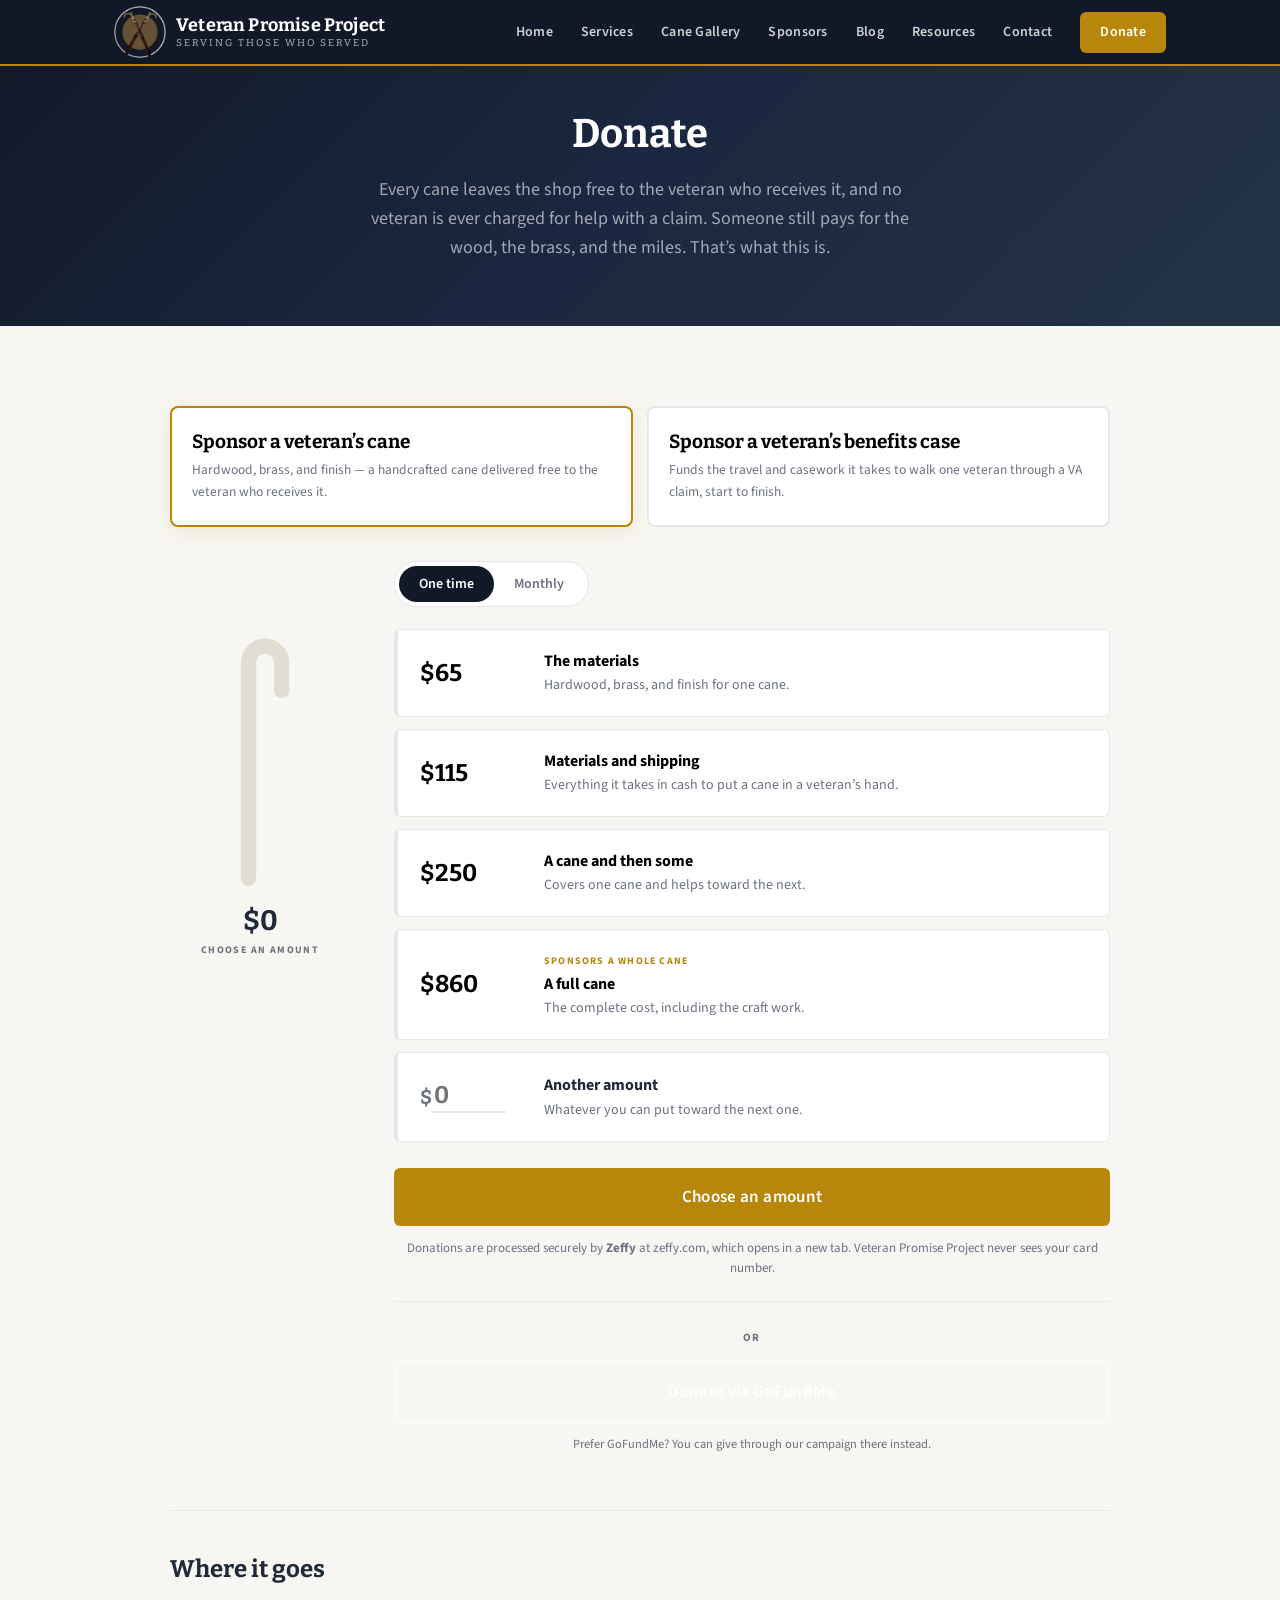
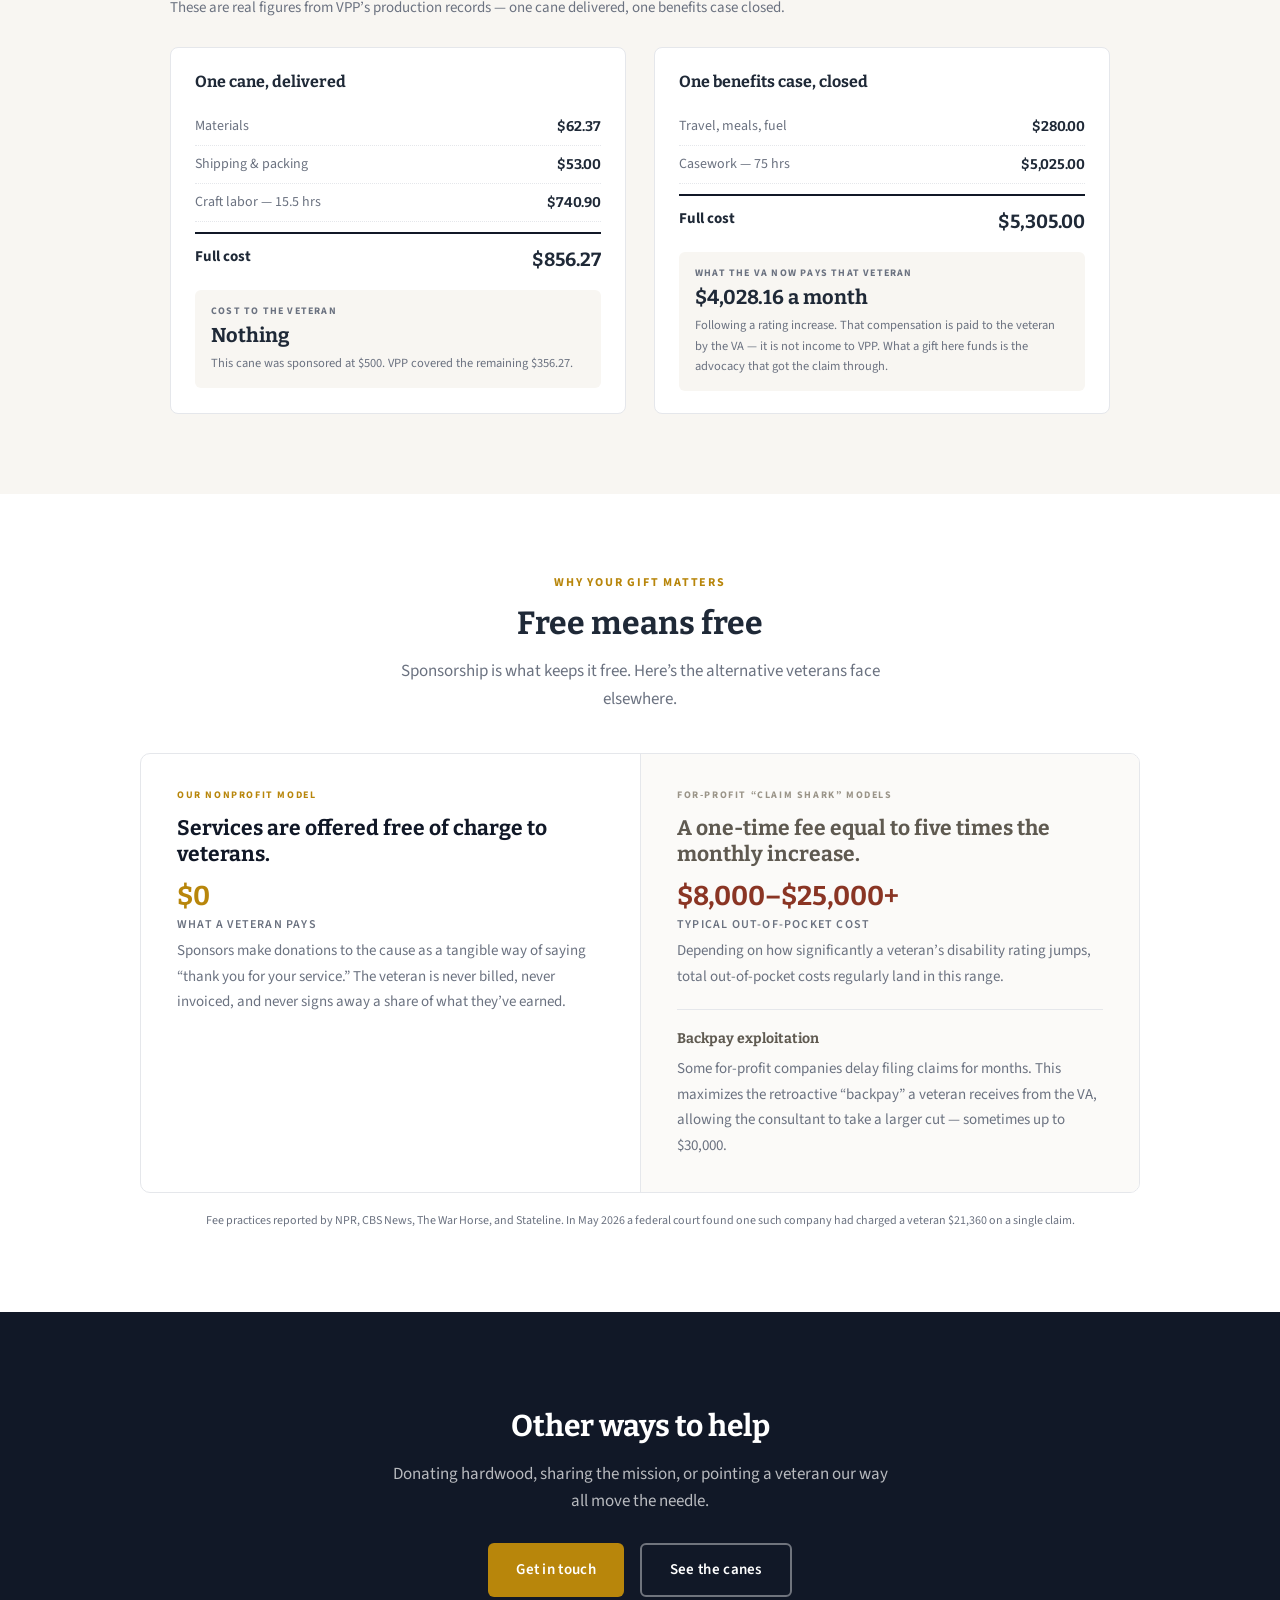
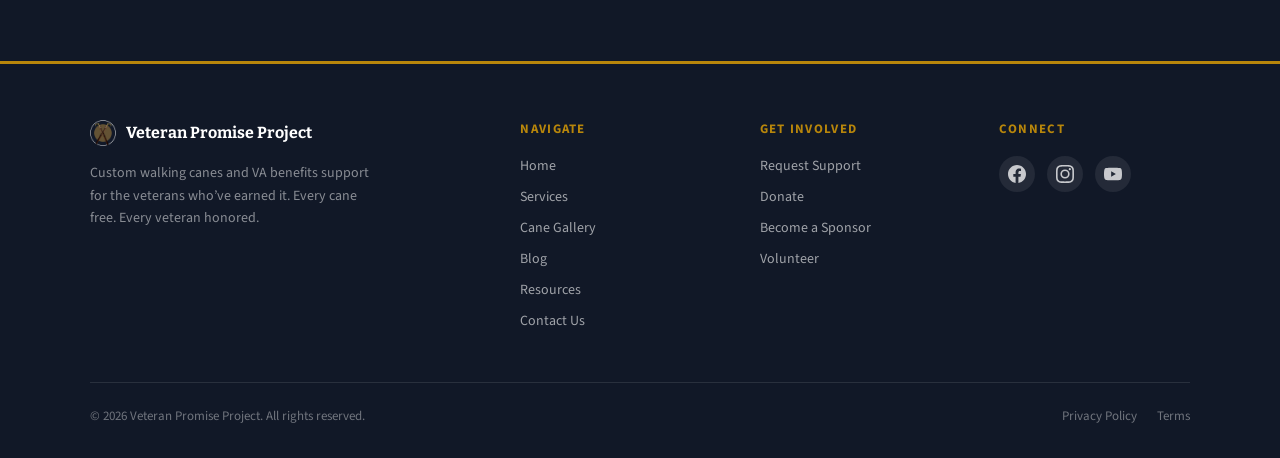
<file: donate-preview.html>
<!DOCTYPE html>
<html lang="en">
<head>
  <meta charset="UTF-8">
  <meta name="viewport" content="width=device-width, initial-scale=1.0">
  <title>Donate | Veteran Promise Project</title>
  <meta name="description" content="Sponsor a handcrafted walking cane or fund a veteran's VA benefits case. Every cane leaves the shop free to the veteran who receives it.">
  <link rel="preconnect" href="https://fonts.googleapis.com">
  <link rel="preconnect" href="https://fonts.gstatic.com" crossorigin>
  <link href="https://fonts.googleapis.com/css2?family=Bitter:wght@400;500;700&family=Source+Sans+3:wght@400;600;700&display=swap" rel="stylesheet">
  <style>

    :root {
      --brass: #B8860B;
      --brass-light: #D4A833;
      --navy: #111827;
      --warm-bg: #F8F6F2;
      --dark-text: #1F2937;
      --muted: #6B7280;
      --border: #E5E7EB;
      --char: #16181B;        /* Ryan's charred photo board */
      --char-lift: #1F2227;
    }

    *, *::before, *::after { box-sizing: border-box; margin: 0; padding: 0; }

    body {
      font-family: 'Source Sans 3', -apple-system, BlinkMacSystemFont, sans-serif;
      color: var(--dark-text);
      line-height: 1.5;
      -webkit-font-smoothing: antialiased;
    }

    a { text-decoration: none; color: inherit; }
    img { max-width: 100%; display: block; }

    h1, h2, h3, h4 { font-family: 'Bitter', serif; }

    /* ---- UTILITY ---- */
    .container { max-width: 1100px; margin: 0 auto; padding: 0 24px; }
    .section { padding: 80px 24px; }
    .section-label {
      font-size: 12px; font-weight: 700; letter-spacing: 0.15em;
      text-transform: uppercase; color: var(--brass); margin-bottom: 12px;
    }
    .section-title {
      font-size: 32px; font-weight: 700; line-height: 1.2; margin-bottom: 16px;
    }
    .section-desc {
      color: var(--muted); font-size: 17px; max-width: 540px;
      margin: 0 auto; line-height: 1.6;
    }
    .text-center { text-align: center; }

    /* ---- BUTTONS ---- */
    .btn {
      display: inline-flex; align-items: center; gap: 8px;
      padding: 14px 28px; border-radius: 6px; font-weight: 600;
      font-size: 15px; letter-spacing: 0.02em; border: none;
      cursor: pointer; transition: all 0.2s ease;
      font-family: 'Source Sans 3', sans-serif;
    }
    .btn-primary { background: var(--brass); color: #fff; }
    .btn-primary:hover { background: #9A7209; }
    .btn-secondary {
      background: transparent; color: #fff;
      border: 2px solid rgba(255,255,255,0.4);
    }
    .btn-secondary:hover { border-color: rgba(255,255,255,0.8); }
    .btn-outline {
      background: transparent; color: var(--brass);
      border: 2px solid var(--brass);
    }
    .btn-outline:hover { background: rgba(184,134,11,0.08); }
    .btn-dark { background: var(--navy); color: #fff; }
    .btn-dark:hover { background: #1f2e45; }
    .btn-sm { padding: 10px 20px; font-size: 14px; }

    .chevron-icon {
      width: 18px; height: 18px; display: inline-block; vertical-align: middle;
    }

    /* ---- MOCKUP BANNER ---- */


    /* ---- NAV ---- */
    .navbar {
      position: fixed; top: 0; left: 0; right: 0; z-index: 100;
      background: var(--navy); border-bottom: 2px solid var(--brass);
    }
    .navbar-inner {
      max-width: 1100px; margin: 0 auto; padding: 0 24px;
      display: flex; align-items: center; justify-content: space-between; height: 64px;
    }
    .navbar-brand {
      display: flex; align-items: center; gap: 10px; color: #fff;
    }
    .navbar-brand span {
      font-family: 'Bitter', serif; font-weight: 700; font-size: 18px;
      letter-spacing: 0.01em;
    }
    .navbar-links {
      display: flex; align-items: center; gap: 28px;
    }
    .navbar-links a {
      color: rgba(255,255,255,0.8); font-size: 14px; font-weight: 600;
      letter-spacing: 0.02em; transition: color 0.2s;
    }
    .navbar-links a:hover { color: #fff; }
    .nav-members-link {
      color: rgba(255,255,255,0.5) !important; font-size: 13px !important;
      border-left: 1px solid rgba(255,255,255,0.15); padding-left: 20px !important;
    }
    .nav-members-link:hover { color: rgba(255,255,255,0.9) !important; }
    .mobile-toggle {
      display: none; align-items: center; justify-content: center;
      background: none; border: none; cursor: pointer; padding: 4px;
    }
    .mobile-menu {
      display: none; background: var(--navy); padding: 16px 24px 24px;
      border-top: 1px solid rgba(255,255,255,0.1);
      flex-direction: column; gap: 16px;
    }
    .mobile-menu.open { display: flex; }
    .mobile-menu a {
      color: rgba(255,255,255,0.8); font-size: 16px; font-weight: 600;
    }

    /* ---- HERO ---- */
    .hero {
      background: linear-gradient(135deg, var(--navy) 0%, #1a2740 50%, #243447 100%);
      padding: 140px 24px 100px; position: relative; overflow: hidden;
    }
    .hero-texture {
      position: absolute; inset: 0; opacity: 0.04;
      background-image: repeating-linear-gradient(
        45deg, transparent, transparent 2px,
        rgba(255,255,255,0.5) 2px, rgba(255,255,255,0.5) 4px
      );
    }
    .hero-content { position: relative; z-index: 1; max-width: 680px; }
    .hero-badge {
      display: inline-flex; align-items: center; gap: 8px;
      background: rgba(184,134,11,0.15); border: 1px solid rgba(184,134,11,0.3);
      border-radius: 20px; padding: 6px 16px; margin-bottom: 28px;
    }
    .hero-badge-dot {
      width: 8px; height: 8px; border-radius: 50%; background: var(--brass);
    }
    .hero-badge span {
      color: var(--brass-light); font-size: 13px; font-weight: 600;
      letter-spacing: 0.05em; text-transform: uppercase;
    }
    .hero h1 {
      font-size: 48px; font-weight: 700; color: #fff; line-height: 1.15;
      margin-bottom: 20px;
    }
    .hero p {
      font-size: 19px; color: rgba(255,255,255,0.7); line-height: 1.6;
      margin-bottom: 36px; max-width: 560px;
    }
    .hero-buttons { display: flex; gap: 16px; flex-wrap: wrap; }

    /* ---- IMPACT COUNTER ---- */
    .impact-strip {
      background: #fff; border-bottom: 1px solid var(--border);
    }
    .impact-grid {
      display: flex; justify-content: center;
    }
    .impact-stat {
      flex: 1; text-align: center; padding: 32px 20px;
      border-right: 1px solid var(--border);
    }
    .impact-stat:last-child { border-right: none; }
    .impact-value {
      font-family: 'Bitter', serif; font-size: 26px; font-weight: 700;
      color: var(--brass); margin-bottom: 4px;
    }
    .impact-label {
      font-size: 13px; color: var(--muted); font-weight: 600;
      letter-spacing: 0.02em;
    }
    .impact-strip-va {
      background: var(--navy); border-bottom: 1px solid rgba(184,134,11,0.3);
    }
    .impact-strip-va .impact-value { color: #fff; }
    .impact-strip-va .impact-label { color: rgba(255,255,255,0.7); }
    .impact-strip-va .impact-stat { border-right-color: rgba(255,255,255,0.15); }

    /* ---- HOW IT WORKS ---- */
    .steps-grid { display: flex; gap: 40; justify-content: center; align-items: flex-start; }
    .step-card {
      flex: 1; text-align: center; padding: 36px 24px;
      background: #fff; border-radius: 10px;
      box-shadow: 0 1px 4px rgba(0,0,0,0.06); position: relative;
    }
    .step-number {
      position: absolute; top: -14px; left: 50%; transform: translateX(-50%);
      background: var(--navy); color: var(--brass); width: 28px; height: 28px;
      border-radius: 50%; display: flex; align-items: center; justify-content: center;
      font-size: 13px; font-weight: 700; font-family: 'Bitter', serif;
    }
    .step-icon {
      width: 56px; height: 56px; border-radius: 50%;
      background: rgba(184,134,11,0.1);
      display: flex; align-items: center; justify-content: center;
      margin: 12px auto 20px;
    }
    .step-card h3 { font-size: 18px; font-weight: 700; margin-bottom: 10px; }
    .step-card p { font-size: 15px; color: var(--muted); line-height: 1.6; }

    /* ---- SERVICES ---- */
    .services-grid { display: grid; grid-template-columns: 1fr 1fr; gap: 32px; }
    .service-card {
      border: 1px solid var(--border); border-radius: 10px; overflow: hidden;
      transition: box-shadow 0.2s;
    }
    .service-card:hover { box-shadow: 0 4px 20px rgba(0,0,0,0.08); }
    .service-visual {
      height: 260px; display: flex; align-items: center; justify-content: center;
    }
    .service-visual--cane {
      background: linear-gradient(135deg, #3D2B1F, #5C3A21, #7B4F2E);
    }
    .service-visual--va {
      background: linear-gradient(135deg, #1a2740, #243447, #2d4a5e);
    }
    .service-body { padding: 28px; }
    .service-body h3 { font-size: 22px; font-weight: 700; margin-bottom: 10px; }
    .service-body p {
      font-size: 15px; color: var(--muted); line-height: 1.6; margin-bottom: 20px;
    }

    /* ---- GALLERY ---- */
    .gallery-grid { display: grid; grid-template-columns: repeat(3, 1fr); gap: 24px; }
    .cane-card {
      background: #fff; border-radius: 8px; overflow: hidden;
      box-shadow: 0 2px 12px rgba(0,0,0,0.08); transition: transform 0.2s;
    }
    .cane-card:hover { transform: translateY(-4px); }
    /* ---- CANE FRAME (shared: index.html + cane-gallery.html) ----
       Replaces the old `.cane-visual { height: 280px }`, which made a landscape
       frame inside a ~340px card and cover-cropped every portrait cane photo
       down to its middle. 3:4 is the native ratio of Ryan's shots.
       --char is sampled from the charred board he photographs on, so photos set
       to `contain` letterbox invisibly instead of being cropped. */
    .cane-frame {
      aspect-ratio: 3 / 4; background: var(--char);
      position: relative; overflow: hidden;
    }
    .cane-frame img { width: 100%; height: 100%; display: block; }
    .cane-frame img[data-fit="cover"]   { object-fit: cover; }
    .cane-frame img[data-fit="contain"] { object-fit: contain; }

    .cane-card {
      background: var(--char); border: 1px solid rgba(255,255,255,0.06);
    }
    .cane-info { padding: 16px 18px 20px; background: var(--char-lift); }
    .cane-info h4 { font-size: 16px; font-weight: 700; margin-bottom: 5px; color: #fff; }
    .cane-info p { font-size: 13.5px; color: rgba(255,255,255,0.55); line-height: 1.55; }

    /* ---- TESTIMONIAL ---- */
    .testimonial-section { background: var(--navy); padding: 72px 24px; }
    .testimonial-inner { max-width: 700px; margin: 0 auto; text-align: center; }
    .testimonial-carousel {
      max-width: 800px; margin: 0 auto; display: flex;
      align-items: center; gap: 16px; position: relative;
    }
    .testimonial-slides { flex: 1; overflow: hidden; position: relative; min-height: 200px; }
    .testimonial-slide {
      text-align: center; opacity: 0; position: absolute; top: 0; left: 0; right: 0;
      transition: opacity 0.5s ease; pointer-events: none;
    }
    .testimonial-slide.active { opacity: 1; position: relative; pointer-events: auto; }
    .testimonial-arrow {
      background: none; border: 1px solid rgba(255,255,255,0.25); color: rgba(255,255,255,0.6);
      width: 44px; height: 44px; border-radius: 50%; cursor: pointer; flex-shrink: 0;
      display: flex; align-items: center; justify-content: center; transition: all 0.2s;
    }
    .testimonial-arrow:hover { border-color: var(--brass); color: var(--brass); }
    .testimonial-dots {
      display: flex; justify-content: center; gap: 8px; margin-top: 24px;
    }
    .testimonial-dot {
      width: 10px; height: 10px; border-radius: 50%; border: 1.5px solid rgba(255,255,255,0.4);
      background: none; cursor: pointer; padding: 0; transition: all 0.2s;
    }
    .testimonial-dot.active { background: var(--brass); border-color: var(--brass); }
    .stars { display: flex; justify-content: center; gap: 4px; margin-bottom: 24px; }
    blockquote {
      font-family: 'Bitter', serif; font-size: 16px; font-weight: 400;
      color: #fff; line-height: 1.7; margin-bottom: 24px; font-style: italic;
    }
    .testimonial-name { color: var(--brass-light); font-weight: 700; font-size: 16px; }
    .testimonial-meta {
      color: rgba(255,255,255,0.5); font-size: 14px; margin-top: 2px;
    }

    /* ---- FOUNDER ---- */
    .founder-grid {
      display: flex; gap: 56px; align-items: center;
    }
    .founder-photo {
      flex: 0 0 320px; height: 380px; border-radius: 10px;
      background: linear-gradient(135deg, #2d3a2e, #3d4a3e);
      display: flex; align-items: center; justify-content: center;
      position: relative; overflow: hidden;
    }
    .founder-photo-placeholder {
      text-align: center; color: rgba(255,255,255,0.4);
    }
    .founder-photo-placeholder span { display: block; font-size: 13px; margin-top: 12px; }
    .founder-photo-overlay {
      position: absolute; bottom: 0; left: 0; right: 0;
      background: linear-gradient(transparent, rgba(0,0,0,0.6));
      padding: 40px 20px 20px; text-align: center;
    }
    .founder-photo-overlay h4 {
      color: #fff; font-size: 16px; font-weight: 700;
    }
    .founder-photo-overlay p {
      color: rgba(255,255,255,0.7); font-size: 13px; margin-top: 2px;
    }
    .founder-text { flex: 1; }
    .founder-text p {
      font-size: 16px; color: var(--muted); line-height: 1.7; margin-bottom: 16px;
    }
    .founder-text p:last-child { margin-bottom: 0; }

    /* ---- SPONSORS ---- */
    .sponsors-grid {
      display: flex; justify-content: center; gap: 40px; flex-wrap: wrap;
    }
    .sponsor-card {
      background: #fff; border-radius: 10px; padding: 28px;
      box-shadow: 0 1px 4px rgba(0,0,0,0.06); text-align: center;
      flex: 0 1 300px;
    }
    .sponsor-avatar {
      width: 64px; height: 64px; border-radius: 50%; background: #E5E7EB;
      margin: 0 auto 16px; display: flex; align-items: center; justify-content: center;
      font-size: 24px; font-weight: 700; font-family: 'Bitter', serif; color: var(--muted);
    }
    .sponsor-card h4 { font-size: 17px; font-weight: 700; margin-bottom: 6px; }
    .sponsor-card p { font-size: 14px; color: var(--muted); line-height: 1.5; margin-bottom: 8px; }
    .sponsor-since { font-size: 12px; color: var(--brass); font-weight: 600; }

    /* ---- NEWSLETTER ---- */
    .newsletter {
      background: var(--navy); padding: 56px 24px;
    }
    .newsletter-inner {
      max-width: 700px; margin: 0 auto;
      display: flex; align-items: center; gap: 32px;
    }
    .newsletter-text { flex: 1; }
    .newsletter-text h3 {
      font-family: 'Bitter', serif; font-size: 22px; font-weight: 700;
      color: #fff; margin-bottom: 8px;
    }
    .newsletter-text p {
      font-size: 15px; color: rgba(255,255,255,0.6); line-height: 1.5;
    }
    .newsletter-form { display: flex; gap: 8px; flex: 0 0 auto; }
    .newsletter-input {
      padding: 12px 16px; border-radius: 6px;
      border: 1px solid rgba(255,255,255,0.2);
      background: rgba(255,255,255,0.08); color: #fff;
      font-size: 15px; width: 220; outline: none;
      font-family: 'Source Sans 3', sans-serif;
    }
    .newsletter-input::placeholder { color: rgba(255,255,255,0.4); }
    .newsletter-input:focus { border-color: var(--brass); }
    .btn-icon { padding: 12px 16px; }

    /* ---- CTA BANNER ---- */
    .cta-banner { padding: 64px 24px; text-align: center; }
    .brass-divider {
      display: flex; align-items: center; justify-content: center; gap: 12px;
    }
    .brass-dot { width: 8px; height: 8px; border-radius: 50%; background: var(--brass); }
    .brass-line {
      width: 80px; height: 2px;
      background: linear-gradient(90deg, var(--brass), var(--brass-light), var(--brass));
    }
    .cta-banner h2 {
      font-size: 30px; font-weight: 700; margin-top: 28px; margin-bottom: 12px;
    }
    .cta-banner p {
      color: var(--muted); font-size: 17px; max-width: 500px;
      margin: 0 auto 28px; line-height: 1.6;
    }
    .cta-buttons { display: flex; gap: 16px; justify-content: center; flex-wrap: wrap; }

    /* ---- FOOTER ---- */
    .site-footer {
      background: var(--navy); padding: 56px 24px 32px;
      border-top: 3px solid var(--brass);
    }
    .footer-grid {
      display: grid; grid-template-columns: 2fr 1fr 1fr 1fr; gap: 48px;
      max-width: 1100px; margin: 0 auto;
    }
    .footer-brand {
      display: flex; align-items: center; gap: 10px; margin-bottom: 16px;
    }
    .footer-brand span {
      font-family: 'Bitter', serif; font-weight: 700; font-size: 16px; color: #fff;
    }
    .footer-about {
      font-size: 14px; color: rgba(255,255,255,0.5); line-height: 1.6; max-width: 280px;
    }
    .footer-heading {
      color: var(--brass); font-size: 13px; font-weight: 700;
      letter-spacing: 0.1em; text-transform: uppercase; margin-bottom: 16px;
    }
    .footer-links a {
      display: block; color: rgba(255,255,255,0.6); font-size: 14px;
      margin-bottom: 10px; transition: color 0.2s;
    }
    .footer-links a:hover { color: #fff; }
    .footer-bottom {
      max-width: 1100px; margin: 40px auto 0; padding-top: 24px;
      border-top: 1px solid rgba(255,255,255,0.1);
      display: flex; justify-content: space-between; align-items: center;
      flex-wrap: wrap; gap: 12px;
    }
    .footer-copy { font-size: 13px; color: rgba(255,255,255,0.4); }
    .footer-legal { display: flex; gap: 20px; }
    .footer-legal a { font-size: 13px; color: rgba(255,255,255,0.4); }
    .footer-legal a:hover { color: rgba(255,255,255,0.7); }

    /* ---- MEMBERS ---- */
    .members-grid {
      display: flex; gap: 56px; align-items: center;
    }
    .members-text { flex: 1; }
    .members-features { display: flex; flex-direction: column; gap: 14px; }
    .members-feature {
      display: flex; align-items: flex-start; gap: 12px;
      font-size: 15px; color: var(--muted); line-height: 1.5;
    }
    .members-feature svg { flex-shrink: 0; margin-top: 2px; }
    .members-visual { flex: 0 0 340px; }
    .members-card {
      border-radius: 12px; overflow: hidden;
      box-shadow: 0 4px 24px rgba(0,0,0,0.10);
      border: 1px solid var(--border);
    }
    .members-card-header {
      background: var(--navy); padding: 16px 20px;
      display: flex; align-items: center; gap: 10px;
      color: #fff; font-weight: 700; font-size: 15px;
      font-family: 'Bitter', serif;
    }
    .members-card-body { padding: 20px; background: #fff; }
    .members-card-row {
      display: flex; justify-content: space-between; align-items: center;
      padding: 10px 0; border-bottom: 1px solid #F3F4F6;
    }
    .members-card-row:last-of-type { border-bottom: none; }
    .members-card-label { font-size: 13px; color: var(--muted); font-weight: 600; }
    .members-card-value { font-size: 14px; color: var(--dark-text); font-weight: 600; }
    .members-card-status {
      font-size: 12px; font-weight: 700; padding: 3px 10px;
      border-radius: 12px; letter-spacing: 0.02em;
    }
    .members-card-status--active {
      background: rgba(22,101,52,0.1); color: #166534;
    }
    .members-card-progress { padding-top: 16px; }
    .members-card-progress-label {
      display: flex; justify-content: space-between;
      font-size: 13px; color: var(--muted); font-weight: 600; margin-bottom: 8px;
    }
    .members-card-progress-bar {
      height: 8px; background: #E5E7EB; border-radius: 4px; overflow: hidden;
    }
    .members-card-progress-fill {
      height: 100%; border-radius: 4px;
      background: linear-gradient(90deg, var(--brass), #D4A833);
    }

    /* ---- RESPONSIVE ---- */
    @media (max-width: 768px) {
      .navbar-links { display: none !important; }
      .mobile-toggle { display: flex !important; }
      .hero h1 { font-size: 32px; }
      .hero { padding: 156px 24px 64px; }
      .hero p { font-size: 17px; }
      .hero-buttons { flex-direction: column; }
      .hero-buttons .btn { justify-content: center; }
      .impact-grid { flex-direction: column; }
      .impact-value { font-size: 24px; }
      .impact-stat { border-right: none; border-bottom: 1px solid var(--border); padding: 20px; }
      .impact-stat:last-child { border-bottom: none; }
      .impact-strip-va .impact-stat { border-bottom-color: rgba(255,255,255,0.15); }
      .steps-grid { flex-direction: column; }
      .services-grid { grid-template-columns: 1fr; }
      .gallery-grid { grid-template-columns: 1fr; }
      .founder-grid { flex-direction: column; }
      .founder-photo { flex: none; width: 100%; height: 280px; }
      .members-grid { flex-direction: column; }
      .members-visual { flex: none; width: 100%; }
      .newsletter-inner { flex-direction: column; text-align: center; }
      .newsletter-form { width: 100%; }
      .newsletter-input { flex: 1; }
      .footer-grid { grid-template-columns: 1fr; gap: 32px; }
      .section-title { font-size: 26px; }
      blockquote { font-size: 15px; }
      .testimonial-arrow { width: 36px; height: 36px; }
      .testimonial-arrow svg { width: 18px; height: 18px; }
    }
  
    /* ---- PAGE HERO ---- */
    .page-hero {
      background: linear-gradient(135deg, #111827 0%, #1a2740 50%, #243447 100%);
      padding: 104px 24px 64px; position: relative; text-align: center;
    }
    .page-hero h1 {
      font-family: 'Bitter', serif; font-size: 40px; font-weight: 700;
      color: #fff; margin-bottom: 12px;
    }
    .page-hero-sub {
      font-size: 18px; color: rgba(255,255,255,0.6); max-width: 560px;
      margin: 0 auto; line-height: 1.6;
    }

    /* ---- ACTIVE NAV ---- */
    .nav-active { color: #fff !important; }

    /* ---- FULL GALLERY ---- */
    .gallery-grid--full {
      display: grid; grid-template-columns: repeat(3, 1fr); gap: 24px;
    }

    /* ---- FAQ ---- */
    .faq-list { max-width: 680px; margin: 0 auto; text-align: left; }
    .faq-item {
      border: 1px solid #E5E7EB; border-radius: 8px; margin-bottom: 12px;
      overflow: hidden; transition: box-shadow 0.2s;
    }
    .faq-item[open] { box-shadow: 0 2px 8px rgba(0,0,0,0.06); }
    .faq-item summary {
      padding: 16px 20px; font-weight: 700; font-size: 16px; cursor: pointer;
      list-style: none; display: flex; justify-content: space-between; align-items: center;
      font-family: 'Bitter', serif; color: #1F2937;
    }
    .faq-item summary::-webkit-details-marker { display: none; }
    .faq-item summary::after {
      content: '+'; font-size: 20px; font-weight: 400; color: #B8860B;
      transition: transform 0.2s;
    }
    .faq-item[open] summary::after { content: '−'; }
    .faq-item p {
      padding: 0 20px 16px; font-size: 15px; color: #6B7280; line-height: 1.6; margin: 0;
    }

    /* ---- CONTACT ---- */
    .contact-grid {
      display: grid; grid-template-columns: 1.2fr 1fr; gap: 56px; align-items: start;
    }
    .form-row { display: grid; grid-template-columns: 1fr 1fr; gap: 16px; }
    .form-group { margin-bottom: 16px; }
    .form-group label {
      display: block; font-size: 13px; font-weight: 600; color: #6B7280;
      margin-bottom: 6px; text-transform: uppercase; letter-spacing: 0.05em;
    }
    .form-group input, .form-group select, .form-group textarea {
      width: 100%; padding: 12px 14px; border: 1px solid #D1D5DB; border-radius: 6px;
      font-size: 15px; font-family: 'Source Sans 3', sans-serif; color: #1F2937;
      outline: none; transition: border-color 0.2s; background: #fff;
    }
    .form-group input:focus, .form-group select:focus, .form-group textarea:focus {
      border-color: #B8860B;
    }
    .form-group textarea { resize: vertical; }
    .contact-info-area { display: flex; flex-direction: column; gap: 20px; }
    .contact-info-card {
      padding: 24px; border: 1px solid #E5E7EB; border-radius: 10px;
      transition: box-shadow 0.2s;
    }
    .contact-info-card:hover { box-shadow: 0 2px 12px rgba(0,0,0,0.06); }
    .contact-info-card h4 {
      font-family: 'Bitter', serif; font-size: 17px; font-weight: 700; margin-bottom: 6px;
    }
    .contact-info-card p {
      font-size: 14px; color: #6B7280; line-height: 1.5; margin: 0;
    }

    /* ---- RESPONSIVE ADDITIONS ---- */
    @media (max-width: 768px) {
      .page-hero { padding: 84px 24px 48px; }
      .page-hero h1 { font-size: 28px; }
      .gallery-grid--full { grid-template-columns: 1fr 1fr; }
      .contact-grid { grid-template-columns: 1fr; gap: 40px; }
      .form-row { grid-template-columns: 1fr; }
    }
    @media (max-width: 480px) {
      .gallery-grid--full { grid-template-columns: 1fr; }
    }

    /* ---- AMERICAN FLAG HERO BACKGROUND ---- */
    .hero { position: relative; }
    .hero::before {
      content: '';
      position: absolute; inset: 0; z-index: 0;
      background:
        /* Stars field - top left */
        radial-gradient(circle, rgba(255,255,255,0.12) 1px, transparent 1px),
        /* Red stripes */
        repeating-linear-gradient(
          180deg,
          rgba(191,10,48,0.10) 0px,
          rgba(191,10,48,0.10) 28px,
          transparent 28px,
          transparent 56px
        );
      background-size: 18px 18px, 100% 100%;
      background-position: 0 0, 0 0;
      animation: flagWave 8s ease-in-out infinite;
      opacity: 0.6;
    }
    .hero::after {
      content: '';
      position: absolute; inset: 0; z-index: 0;
      /* Blue canton in top-left */
      background: linear-gradient(
        135deg,
        rgba(0,40,104,0.25) 0%,
        rgba(0,40,104,0.15) 30%,
        transparent 45%
      );
    }
    .hero .container,
    .hero .hero-texture { position: relative; z-index: 1; }

    @keyframes flagWave {
      0%, 100% {
        transform: perspective(800px) rotateY(0deg) skewY(0deg);
      }
      25% {
        transform: perspective(800px) rotateY(1.5deg) skewY(0.5deg);
      }
      50% {
        transform: perspective(800px) rotateY(-1deg) skewY(-0.3deg);
      }
      75% {
        transform: perspective(800px) rotateY(0.8deg) skewY(0.2deg);
      }
    }

/* ============================================================
   FOOTER SOCIAL ICONS — add to styles.css
   Fixes the oversized Facebook/Instagram/YouTube icons in the
   footer. The #social container had no sizing rules, so the
   SVGs rendered at full size. Affects all 11 pages.
   ============================================================ */
.foot-social {
  display: flex;
  gap: 12px;
  align-items: center;
}
.foot-social a {
  display: inline-flex;
  align-items: center;
  justify-content: center;
  width: 36px;
  height: 36px;
  border-radius: 50%;
  background: rgba(255, 255, 255, 0.08);
  color: rgba(255, 255, 255, 0.75);
  transition: background 0.18s, color 0.18s, transform 0.18s;
}
.foot-social a:hover {
  background: var(--brass);
  color: #fff;
  transform: translateY(-2px);
}
.foot-social svg {
  width: 18px;
  height: 18px;
  fill: currentColor;
  display: block;
}


/* ============================================================
   MODEL COMPARISON — used on services.html and donate.html
   ============================================================ */
.model-compare {
  display: grid;
  grid-template-columns: 1fr 1fr;
  gap: 0;
  max-width: 1000px;
  margin: 0 auto;
  border: 1px solid var(--border);
  border-radius: 10px;
  overflow: hidden;
  background: #fff;
}
.model-col { padding: 34px 36px; }
.model-col + .model-col {
  border-left: 1px solid var(--border);
  background: #FBFAF8;
}
.model-kicker {
  font-size: 10px; font-weight: 700; letter-spacing: .16em;
  text-transform: uppercase; margin-bottom: 12px;
}
.model-ours .model-kicker  { color: var(--brass); }
.model-theirs .model-kicker { color: #9A9488; }
.model-col h3 {
  font-size: 21px; line-height: 1.25; margin-bottom: 14px; color: var(--navy);
}
.model-theirs h3 { color: #5F5A51; }
.model-col p {
  font-size: 15px; line-height: 1.7; color: var(--muted); margin-bottom: 14px;
}
.model-col p:last-child { margin-bottom: 0; }
.model-figure {
  display: block;
  font-family: 'Bitter', serif;
  font-size: 27px; font-weight: 700; line-height: 1.15;
  color: var(--navy); margin: 4px 0 6px;
}
.model-theirs .model-figure { color: #8A3524; }
.model-ours .model-figure   { color: var(--brass); }
.model-figure small {
  display: block; font-family: 'Source Sans 3', sans-serif;
  font-size: 12px; font-weight: 600; letter-spacing: .1em;
  text-transform: uppercase; color: var(--muted); margin-top: 6px;
}
.model-sub {
  border-top: 1px solid var(--border);
  margin-top: 20px; padding-top: 18px;
}
.model-sub h4 {
  font-size: 14px; margin-bottom: 7px; color: #5F5A51;
}
.model-sources {
  max-width: 1000px; margin: 18px auto 0;
  font-size: 12px; line-height: 1.7; color: var(--muted); text-align: center;
}
@media (max-width: 820px) {
  .model-compare { grid-template-columns: 1fr; }
  .model-col + .model-col { border-left: none; border-top: 1px solid var(--border); }
  .model-col { padding: 28px 24px; }
}

</style>
  <link rel="canonical" href="https://veteranpromiseproject.com/donate.html">
  <meta property="og:title" content="Donate | Veteran Promise Project">
  <meta property="og:description" content="Sponsor a cane, or fund a veteran's benefits case. Every cane free. Every veteran honored.">
  <meta property="og:url" content="https://veteranpromiseproject.com/donate.html">
  <meta property="og:type" content="website">
  <style>
    /* ================= DONATE PAGE ================= */
    .give-wrap { max-width: 940px; margin: 0 auto; }

    /* ---- track chooser ---- */
    .tracks { display:grid; grid-template-columns:1fr 1fr; gap:14px; margin-bottom:34px; }
    .track {
      background:#fff; border:2px solid var(--border); border-radius:8px; padding:22px 20px;
      cursor:pointer; text-align:left; font-family:inherit; transition:.18s; width:100%;
    }
    .track:hover { border-color:#D6D2C8; }
    .track[aria-pressed="true"] { border-color:var(--brass); box-shadow:0 4px 18px rgba(184,134,11,.14); }
    .track:focus-visible { outline:2px solid var(--brass); outline-offset:3px; }
    .track h3 { font-size:19px; margin-bottom:6px; }
    .track p { font-size:13.5px; color:var(--muted); line-height:1.6; }

    /* ---- give panel ---- */
    .give { display:grid; grid-template-columns:180px 1fr; gap:44px; align-items:start; }

    .rail { position:sticky; top:104px; }
    .cane-rail { display:flex; flex-direction:column; align-items:center; gap:16px; }
    .cane-rail svg { width:92px; height:330px; }
    .cane-empty { stroke:#E2DDD2; fill:none; }
    .cane-fill { fill:var(--brass); transform:scaleY(0); transform-box:fill-box;
      transform-origin:bottom; transition:transform .55s cubic-bezier(.22,1,.36,1); }
    .readout { text-align:center; }
    .readout .amt { font-family:'Bitter',serif; font-size:28px; font-weight:700; line-height:1; }
    .readout .lab { font-size:10px; font-weight:700; letter-spacing:.14em;
      text-transform:uppercase; color:var(--muted); margin-top:8px; }

    .case-rail { display:none; }
    .case-rail.show { display:block; }
    .case-lab { font-size:10px; font-weight:700; letter-spacing:.12em;
      text-transform:uppercase; color:var(--muted); margin-bottom:8px; }
    .case-stack { position:relative; height:14px; border-radius:7px; overflow:hidden; background:#EFEBE2; }
    .case-fill { position:absolute; left:0; top:0; height:100%; width:0; background:var(--brass);
      transition:width .55s cubic-bezier(.22,1,.36,1); }
    .case-amt { font-family:'Bitter',serif; font-size:26px; font-weight:700; margin-top:12px; line-height:1; }
    .case-sub { font-size:11px; color:var(--muted); margin-top:5px; line-height:1.5; }

    /* ---- controls ---- */
    .freq { display:inline-flex; background:#fff; border:1px solid var(--border);
      border-radius:999px; padding:4px; margin-bottom:22px; }
    .freq button { border:none; background:transparent; cursor:pointer; font-family:inherit;
      font-size:14px; font-weight:600; color:var(--muted); padding:8px 20px;
      border-radius:999px; transition:.2s; }
    .freq button[aria-pressed="true"] { background:var(--navy); color:#fff; }
    .freq button:focus-visible { outline:2px solid var(--brass); outline-offset:2px; }

    .tiers { display:flex; flex-direction:column; gap:12px; }
    .tier { display:grid; grid-template-columns:104px 1fr; align-items:center; gap:20px;
      background:#fff; border:1px solid var(--border); border-left:4px solid var(--border);
      border-radius:6px; padding:20px 22px; cursor:pointer; width:100%; text-align:left;
      font-family:inherit; transition:.18s; }
    .tier:hover { border-color:#D6D2C8; box-shadow:0 2px 10px rgba(17,24,39,.06); }
    .tier[aria-checked="true"] { border-color:var(--brass); border-left-color:var(--brass);
      box-shadow:0 4px 18px rgba(184,134,11,.14); }
    .tier:focus-visible { outline:2px solid var(--brass); outline-offset:3px; }
    .tier-amt { font-family:'Bitter',serif; font-size:24px; font-weight:700; }
    .tier-name { font-weight:700; font-size:16px; margin-bottom:3px; }
    .tier-desc { color:var(--muted); font-size:14px; line-height:1.5; }
    .tier-flag { display:inline-block; font-size:10px; font-weight:700; letter-spacing:.12em;
      text-transform:uppercase; color:var(--brass); margin-bottom:5px; }

    .custom-input { display:flex; align-items:center; }
    .custom-input span { font-family:'Bitter',serif; font-size:20px; font-weight:700; color:var(--muted); }
    .custom-input input { width:74px; border:none; border-bottom:2px solid var(--border);
      background:transparent; font-family:'Bitter',serif; font-size:24px; font-weight:700;
      padding:0 2px 2px; color:var(--dark-text); }
    .custom-input input:focus { outline:none; border-bottom-color:var(--brass); }
    .custom-input input::-webkit-outer-spin-button,
    .custom-input input::-webkit-inner-spin-button { -webkit-appearance:none; margin:0; }
    .custom-input input { -moz-appearance:textfield; }

    .checkout { margin-top:26px; }
    .checkout .btn { width:100%; justify-content:center; font-size:17px; padding:17px 28px; }
    .checkout-note { margin-top:12px; font-size:13px; color:var(--muted);
      text-align:center; line-height:1.6; }
    .not-live { display:none; margin-top:12px; padding:12px 16px; border-radius:6px;
      background:#FEF6E7; border:1px solid #F0D9A8; color:#7A5B10; font-size:13px; line-height:1.5; }
    .not-live.show { display:block; }

    /* GoFundMe alternative, below the Zeffy checkout */
    .give-alt { margin-top:22px; padding-top:22px; border-top:1px solid var(--border); text-align:center; }
    .give-alt-or {
      display:inline-block; font-size:11px; font-weight:700; letter-spacing:.14em;
      text-transform:uppercase; color:var(--muted); margin-bottom:14px;
    }
    .give-alt-btn { display:inline-flex; }
    .give-alt-note { font-size:12.5px; color:var(--muted); margin-top:10px; line-height:1.6; }

    /* ---- where it goes ---- */
    .goes { border-top:1px solid var(--border); margin-top:56px; padding-top:40px; }
    .goes > h2 { font-size:24px; margin-bottom:8px; }
    .goes > p { color:var(--muted); font-size:15px; line-height:1.7; margin-bottom:26px; max-width:640px; }
    .goes-grid { display:grid; grid-template-columns:1fr 1fr; gap:28px; }
    .goes-card { background:#fff; border:1px solid var(--border); border-radius:8px; padding:22px 24px; }
    .goes-card h4 { font-size:16px; margin-bottom:14px; }
    .gline { display:flex; justify-content:space-between; gap:14px; padding:8px 0;
      border-bottom:1px dotted var(--border); font-size:14px; }
    .gline:last-of-type { border-bottom:none; }
    .gline .l { color:var(--muted); }
    .gline .v { font-family:'Bitter',serif; font-weight:700; white-space:nowrap; }
    .gtotal { display:flex; justify-content:space-between; gap:14px; margin-top:10px;
      padding-top:12px; border-top:2px solid var(--navy); font-weight:700; font-size:15px; }
    .gtotal .v { font-family:'Bitter',serif; font-size:19px; }
    .gnote { background:var(--warm-bg); border-radius:6px; padding:14px 16px; margin-top:16px; }
    .gnote .k { font-size:10px; font-weight:700; letter-spacing:.12em;
      text-transform:uppercase; color:var(--muted); margin-bottom:5px; }
    .gnote .n { font-family:'Bitter',serif; font-size:20px; font-weight:700; line-height:1.15; }
    .gnote .s { font-size:12.5px; color:var(--muted); margin-top:6px; line-height:1.65; }

    @media (prefers-reduced-motion:reduce) { .cane-fill,.tier,.case-fill { transition:none; } }
    @media (max-width:860px) {
      .tracks { grid-template-columns:1fr; }
      .give { grid-template-columns:1fr; gap:30px; }
      .rail { position:static; }
      .cane-rail { flex-direction:row; justify-content:center; gap:28px; }
      .cane-rail svg { width:60px; height:200px; }
      .goes-grid { grid-template-columns:1fr; gap:20px; }
    }
    @media (max-width:520px) {
      .tier { grid-template-columns:1fr; gap:8px; padding:18px; }
    }
  </style>
</head>
<body>
  <nav class="navbar">
    <div class="navbar-inner">
      <a href="index.html" class="navbar-brand">
        <img src="images/logo.png" alt="Veteran Promise Project" width="52" height="52">
        <span style="display:flex;flex-direction:column;line-height:1.2;"><strong>Veteran Promise Project</strong><small style="font-size:10px;letter-spacing:2px;opacity:0.7;font-weight:400;">SERVING THOSE WHO SERVED</small></span>
      </a>
      <div class="navbar-links">
        <a href="index.html">Home</a>
        <a href="services.html">Services</a>
        <a href="cane-gallery.html">Cane Gallery</a>
        <a href="sponsors.html">Sponsors</a>
        <a href="blog.html">Blog</a>
        <a href="resources.html">Resources</a>
        <a href="contact.html">Contact</a>
        <a href="donate.html" class="btn btn-primary btn-sm nav-active">Donate</a>
      </div>
      <button class="mobile-toggle" onclick="toggleMenu()" aria-label="Toggle menu">
        <svg id="menu-icon" width="24" height="24" viewBox="0 0 24 24" fill="none" stroke="#fff" stroke-width="2" stroke-linecap="round"><line x1="3" y1="6" x2="21" y2="6"/><line x1="3" y1="12" x2="21" y2="12"/><line x1="3" y1="18" x2="21" y2="18"/></svg>
        <svg id="close-icon" width="24" height="24" viewBox="0 0 24 24" fill="none" stroke="#fff" stroke-width="2" stroke-linecap="round" style="display:none;"><line x1="18" y1="6" x2="6" y2="18"/><line x1="6" y1="6" x2="18" y2="18"/></svg>
      </button>
    </div>
    <div class="mobile-menu" id="mobile-menu">
      <a href="index.html">Home</a>
      <a href="services.html">Services</a>
      <a href="cane-gallery.html">Cane Gallery</a>
      <a href="sponsors.html">Sponsors</a>
      <a href="blog.html">Blog</a>
      <a href="resources.html">Resources</a>
      <a href="contact.html">Contact</a>
      <a href="donate.html" class="btn btn-primary" style="justify-content:center;margin-top:8px;">Donate</a>
    </div>
  </nav>

  <header class="page-hero">
    <h1>Donate</h1>
    <p class="page-hero-sub">Every cane leaves the shop free to the veteran who receives it, and no veteran is ever charged for help with a claim. Someone still pays for the wood, the brass, and the miles. That&rsquo;s what this is.</p>
  </header>

  <section class="section" style="background: var(--warm-bg);">
    <div class="container">
      <div class="give-wrap">

        <div class="tracks" role="group" aria-label="What to fund">
          <button type="button" class="track" id="trkCane" aria-pressed="true">
            <h3>Sponsor a veteran&rsquo;s cane</h3>
            <p>Hardwood, brass, and finish &mdash; a handcrafted cane delivered free to the veteran who receives it.</p>
          </button>
          <button type="button" class="track" id="trkBen" aria-pressed="false">
            <h3>Sponsor a veteran&rsquo;s benefits case</h3>
            <p>Funds the travel and casework it takes to walk one veteran through a VA claim, start to finish.</p>
          </button>
        </div>

        <div class="give">
          <aside class="rail" aria-hidden="true">
            <div class="cane-rail" id="railCane">
              <svg viewBox="0 0 70 260" role="presentation">
                <defs>
                  <mask id="caneMask" maskUnits="userSpaceOnUse" x="0" y="0" width="70" height="260">
                    <path d="M26 250 L26 80 A13 13 0 1 1 52 80 L52 102"
                          fill="none" stroke="#fff" stroke-width="12" stroke-linecap="round"/>
                  </mask>
                </defs>
                <path class="cane-empty" d="M26 250 L26 80 A13 13 0 1 1 52 80 L52 102"
                      stroke-width="12" stroke-linecap="round"/>
                <g mask="url(#caneMask)">
                  <rect id="caneFill" class="cane-fill" x="0" y="0" width="70" height="260"/>
                </g>
              </svg>
              <div class="readout">
                <div class="amt" id="caneAmt">$0</div>
                <div class="lab" id="caneLab">Choose an amount</div>
              </div>
            </div>

            <div class="case-rail" id="railCase">
              <div class="case-lab">Toward one benefits case</div>
              <div class="case-stack"><div class="case-fill" id="caseFill"></div></div>
              <div class="case-amt" id="caseAmt">$0</div>
              <div class="case-sub" id="caseSub">Choose an amount</div>
            </div>
          </aside>

          <div>
            <div class="freq" role="group" aria-label="Giving frequency">
              <button type="button" id="freqOnce" aria-pressed="true">One time</button>
              <button type="button" id="freqMonthly" aria-pressed="false">Monthly</button>
            </div>

            <div class="tiers" role="radiogroup" aria-label="Amount" id="tiers"></div>

            <div class="checkout">
              <button type="button" class="btn btn-primary" id="giveBtn" disabled>Choose an amount</button>
              <div class="not-live" id="notLive">
                Online giving isn&rsquo;t switched on yet. Please <a href="contact.html">get in touch</a> and we&rsquo;ll take it from there.
              </div>
              <p class="checkout-note">Donations are processed securely by <strong>Zeffy</strong> at <span style="white-space:nowrap;">zeffy.com</span>, which opens in a new tab. Veteran Promise Project never sees your card number.</p>

              <div class="give-alt">
                <span class="give-alt-or">or</span>
                <a href="https://www.gofundme.com/f/help-shanon-ryan-craft-quality-canes-for-veterans"
                   target="_blank" rel="noopener" class="btn btn-secondary give-alt-btn">Donate via GoFundMe</a>
                <p class="give-alt-note">Prefer GoFundMe? You can give through our campaign there instead.</p>
              </div>
            </div>
          </div>
        </div>

        <div class="goes">
          <h2>Where it goes</h2>
          <p>These are real figures from VPP&rsquo;s production records &mdash; one cane delivered, one benefits case closed.</p>
          <div class="goes-grid">

            <div class="goes-card">
              <h4>One cane, delivered</h4>
              <div class="gline"><span class="l">Materials</span><span class="v">$62.37</span></div>
              <div class="gline"><span class="l">Shipping &amp; packing</span><span class="v">$53.00</span></div>
              <div class="gline"><span class="l">Craft labor &mdash; 15.5 hrs</span><span class="v">$740.90</span></div>
              <div class="gtotal"><span>Full cost</span><span class="v">$856.27</span></div>
              <div class="gnote">
                <div class="k">Cost to the veteran</div>
                <div class="n">Nothing</div>
                <div class="s">This cane was sponsored at $500. VPP covered the remaining $356.27.</div>
              </div>
            </div>

            <div class="goes-card">
              <h4>One benefits case, closed</h4>
              <div class="gline"><span class="l">Travel, meals, fuel</span><span class="v">$280.00</span></div>
              <div class="gline"><span class="l">Casework &mdash; 75 hrs</span><span class="v">$5,025.00</span></div>
              <div class="gtotal"><span>Full cost</span><span class="v">$5,305.00</span></div>
              <div class="gnote">
                <div class="k">What the VA now pays that veteran</div>
                <div class="n">$4,028.16 a month</div>
                <div class="s">Following a rating increase. That compensation is paid to the veteran by the VA &mdash; it is not income to VPP. What a gift here funds is the advocacy that got the claim through.</div>
              </div>
            </div>

          </div>
        </div>

      </div>
    </div>
  </section>

  <section class="section" style="background:#fff;">
    <div class="container">
      <div class="text-center" style="margin-bottom:40px;">
        <div class="section-label">Why Your Gift Matters</div>
        <h2 class="section-title">Free means free</h2>
        <p class="section-desc">Sponsorship is what keeps it free. Here&rsquo;s the alternative veterans face elsewhere.</p>
      </div>

      <div class="model-compare">
        <div class="model-col model-ours">
          <div class="model-kicker">Our nonprofit model</div>
          <h3>Services are offered free of charge to veterans.</h3>
          <span class="model-figure">$0
            <small>What a veteran pays</small>
          </span>
          <p>Sponsors make donations to the cause as a tangible way of saying &ldquo;thank you for your service.&rdquo; The veteran is never billed, never invoiced, and never signs away a share of what they&rsquo;ve earned.</p>
        </div>

        <div class="model-col model-theirs">
          <div class="model-kicker">For-profit &ldquo;claim shark&rdquo; models</div>
          <h3>A one-time fee equal to five times the monthly increase.</h3>
          <span class="model-figure">$8,000&ndash;$25,000+
            <small>Typical out-of-pocket cost</small>
          </span>
          <p>Depending on how significantly a veteran&rsquo;s disability rating jumps, total out-of-pocket costs regularly land in this range.</p>
          <div class="model-sub">
            <h4>Backpay exploitation</h4>
            <p>Some for-profit companies delay filing claims for months. This maximizes the retroactive &ldquo;backpay&rdquo; a veteran receives from the VA, allowing the consultant to take a larger cut &mdash; sometimes up to $30,000.</p>
          </div>
        </div>
      </div>

      <p class="model-sources">Fee practices reported by NPR, CBS News, The War Horse, and Stateline. In May 2026 a federal court found one such company had charged a veteran $21,360 on a single claim.</p>
    </div>
  </section>

  <section class="cta-banner" style="background: var(--navy);">
    <div class="container">
      <h2 style="color:#fff;">Other ways to help</h2>
      <p style="color:rgba(255,255,255,0.7);">Donating hardwood, sharing the mission, or pointing a veteran our way all move the needle.</p>
      <div class="cta-buttons">
        <a href="contact.html" class="btn btn-primary">Get in touch</a>
        <a href="cane-gallery.html" class="btn btn-secondary">See the canes</a>
      </div>
    </div>
  </section>

  <footer class="site-footer">
    <div class="footer-grid">
      <div>
        <div class="footer-brand">
          <img src="images/logo.png" alt="" width="26" height="26">
          <span>Veteran Promise Project</span>
        </div>
        <p class="footer-about">Custom walking canes and VA benefits support for the veterans who&rsquo;ve earned it. Every cane free. Every veteran honored.</p>
      </div>
      <div class="footer-links">
        <div class="footer-heading">Navigate</div>
        <a href="index.html">Home</a>
        <a href="services.html">Services</a>
        <a href="cane-gallery.html">Cane Gallery</a>
        <a href="blog.html">Blog</a>
        <a href="resources.html">Resources</a>
        <a href="contact.html">Contact Us</a>
      </div>
      <div class="footer-links">
        <div class="footer-heading">Get Involved</div>
        <a href="request.html">Request Support</a>
        <a href="donate.html">Donate</a>
        <a href="contact.html">Become a Sponsor</a>
        <a href="contact.html">Volunteer</a>
      </div>
      <div class="footer-links">
        <div class="footer-heading">Connect</div>
        <div class="foot-social" id="social"></div>
      </div>
    </div>
    <div class="footer-bottom">
      <div class="footer-copy">&copy; 2026 Veteran Promise Project. All rights reserved.</div>
      <div class="footer-legal">
        <a href="#">Privacy Policy</a>
        <a href="#">Terms</a>
      </div>
    </div>
  </footer>

<script>
/* ============================================================================
   canes.js — the ONLY place cane photos are defined.
   Used by cane-gallery.html (grid + carousel) and index.html (preview strip).

   To swap a photo:      change `img`.
   To reorder:           move the object.
   To add a cane:        copy a block, drop the file in images/canes/.
   To remove one:        delete the block.
   Nothing else in the site needs touching. No numbers are shown to visitors,
   so reordering can never make a caption lie.

   fit  — "cover"   fills the frame, crops the edges. For photos already near 3:4.
          "contain" fits the whole photo inside the frame, no crop. The card
                    background (#16181B) is sampled from Ryan's charred board,
                    so the letterboxing is invisible.
   home — true means this cane also shows in the homepage strip. A flag, not an
          index, so reordering this file can never break the homepage.
   NOTE ON CAPTIONS — these are placeholders. They describe only what is visible
   in each photo: handle type, hardware, construction, inlay. Wood species are a
   VISUAL READ, not confirmed — "walnut" is inferred from tone, and every pale
   wood is called "pale" rather than guessed at. Ryan should replace all twelve
   with his own words; he knows the species, the veteran, and the build.

   pos  — object-position. Keeps the cane centred when `cover` crops.
          Measured from the pixels, not eyeballed.
   ==========================================================================*/

const CANES = [
  {
    img:   "images/canes/cane-06.jpg",
    home:  true,
    title: "USMC Derby",
    desc:  "Cast brass derby handle over a pale, straight-grained shaft, with thin dark accent rings at the collar. The Marine Corps Eagle, Globe and Anchor is burned into the wood at hand height.",
    fit: "cover",  pos: "38% 46%",
  },
  {
    img:   "images/canes/cane-11.jpg",
    home:  true,
    title: "Burl and Cross",
    desc:  "Full length. A burl crown, brass collar, a segmented band of pale and dark wood beneath it, and a slim walnut shaft carrying a small inlaid cross.",
    fit: "cover",  pos: "36% 46%",
  },
  {
    img:   "images/canes/cane-10.jpg",
    title: "Burl and Cross, Up Close",
    desc:  "The grip of the same cane: a broad, palm-fitting handle carved from burl — the dark flecks are the burl's own eyes. Below the brass collar, a segmented band of pale wood inlaid with dark rectangles.",
    fit: "contain",  pos: "42% 62%",
  },
  {
    img:   "images/canes/cane-02.jpg",
    title: "Horse Head",
    desc:  "A one-piece wooden derby handle in the same warm hardwood as the shaft, with a cast silver horse's head at the crown. A patterned silver band sits below the grip, then thin accent rings. The maker's roundel is burned into the shaft.",
    fit: "cover",  pos: "37% 45%",
  },
  {
    img:   "images/canes/cane-08.jpg",
    home:  true,
    title: "The Seam",
    desc:  "A laminated shaft — pale hardwood bonded either side of a dark walnut core. Above it, an engraved brass collar. Below it, a stack of contrasting segments: dark blocks split by a fine pale line, a pale ring, then the shaft continues in a third wood.",
    fit: "contain",  pos: "44% 69%",
  },
  {
    img:   "images/canes/cane-12.jpg",
    title: "A Matched Pair",
    desc:  "Two canes built as a set, one pale and one walnut, sharing the same cast brass derby, the same pale collar ring, and the same service seal. Rubber ferrules on both.",
    fit: "cover",  pos: "40% 41%",
  },
  {
    img:   "images/canes/cane-05.jpg",
    title: "Faith and Service",
    desc:  "Two walnut canes with cast brass derby handles and pale collar rings. One carries a cross inlaid into the shaft; the other a service seal above the crossed-swords roundel.",
    fit: "cover",  pos: "37% 39%",
  },
  {
    img:   "images/canes/cane-03.jpg",
    title: "Two Crosses",
    desc:  "Two walnut canes cut with a gentle sculpted waist. Cast derby handles — polished brass on one, antiqued bronze on the other. A plain Latin cross medallion on the left, a Celtic cross on the right. Rubber ferrules on both.",
    fit: "contain",  pos: "39% 42%",
  },
  {
    img:   "images/canes/cane-07.jpg",
    title: "Cross and Wreath",
    desc:  "A walnut shaft that keeps its natural sway, topped with a rounded knob crown rather than a derby. Brass collar, contrasting accent rings, and a brass cross-and-wreath medallion set into the shaft.",
    fit: "cover",  pos: "37% 48%",
  },
  {
    img:   "images/canes/cane-04.jpg",
    title: "Carved Palm Rest",
    desc:  "A rounded palm-rest crown carved from dark walnut, with a pale accent line laminated along its outer edge. Brass collar below, and a small dark roundel set into the flat of the grip.",
    fit: "cover",  pos: "41% 42%",
  },
  {
    img:   "images/canes/cane-09.jpg",
    title: "Inlaid Cross",
    desc:  "A cross inlaid flush into the walnut — wood set into wood, not a medallion. Above it, a band of figured burl framed in pale rings, then a brass collar and a cast brass derby handle.",
    fit: "contain",  pos: "51% 45%",
  },
  {
    img:   "images/canes/cane-01.jpg",
    title: "Collar and Burl",
    desc:  "Detail at the collar. A pale shaft meets a band of figured burl, framed top and bottom by darker rings and seated against an engraved brass ferrule. The Spartan helmet and crossed swords are struck into the brass.",
    fit: "cover",  pos: "54% 38%",
  },
];

/* ---------------------------------------------------------------------------
   Canes used in slots elsewhere on the site. Named, never positional — change
   the filename here and that page follows. Both slots are LANDSCAPE frames
   (blog card = 200px tall, service card = 260px tall), so they're filled with
   the two landscape photos in the set. Those are the same two that need
   `contain` in the 3:4 gallery grid — here they fit natively, no crop at all.
   --------------------------------------------------------------------------*/
const CANE_SLOTS = {
  blogCraftingCanes:  "images/canes/cane-10.jpg",  // blog.html  -> "Crafting Custom Canes"
  servicesCustomCane: "images/canes/cane-09.jpg",  // services.html -> "Free Custom Walking Canes"
};

/* Look up a cane's title/desc/pos by its file, so alt text stays in sync. */
function caneByFile(f) { return CANES.find(c => c.img === f); }

/* ---------------------------------------------------------------------------
   Social links + footer rendering. Defined once, used by every page.
   To add, remove or reorder a network: edit SOCIAL. Nothing else changes.
   A page opts in by having <div class="foot-social" id="social"></div>.
   --------------------------------------------------------------------------*/
const SOCIAL = {
  facebook:  "https://www.facebook.com/VeteransPromiseProject",
  instagram: "https://www.instagram.com/theveteranpromiseproject",
  youtube:   "https://www.youtube.com/@VeteranPromiseProject",
};

const SOCIAL_ICONS = {
  facebook:  '<path d="M24 12.07C24 5.4 18.63 0 12 0S0 5.4 0 12.07C0 18.1 4.39 23.1 10.13 24v-8.44H7.08v-3.49h3.05V9.41c0-3.02 1.79-4.69 4.53-4.69 1.31 0 2.68.24 2.68.24v2.97h-1.51c-1.49 0-1.96.93-1.96 1.89v2.25h3.33l-.53 3.49h-2.8V24C19.61 23.1 24 18.1 24 12.07z"/>',
  instagram: '<path d="M12 2.16c3.2 0 3.58.01 4.85.07 1.17.05 1.8.25 2.23.41.56.22.96.48 1.38.9.42.42.68.82.9 1.38.16.42.36 1.06.41 2.23.06 1.27.07 1.65.07 4.85s-.01 3.58-.07 4.85c-.05 1.17-.25 1.8-.41 2.23-.22.56-.48.96-.9 1.38-.42.42-.82.68-1.38.9-.42.16-1.06.36-2.23.41-1.27.06-1.65.07-4.85.07s-3.58-.01-4.85-.07c-1.17-.05-1.8-.25-2.23-.41a3.72 3.72 0 0 1-1.38-.9 3.72 3.72 0 0 1-.9-1.38c-.16-.42-.36-1.06-.41-2.23-.06-1.27-.07-1.65-.07-4.85s.01-3.58.07-4.85c.05-1.17.25-1.8.41-2.23.22-.56.48-.96.9-1.38.42-.42.82-.68 1.38-.9.42-.16 1.06-.36 2.23-.41 1.27-.06 1.65-.07 4.85-.07M12 0C8.74 0 8.33.01 7.05.07 5.78.13 4.9.33 4.14.63c-.79.3-1.46.72-2.13 1.38A5.9 5.9 0 0 0 .63 4.14c-.3.76-.5 1.64-.56 2.91C.01 8.33 0 8.74 0 12s.01 3.67.07 4.95c.06 1.27.26 2.15.56 2.91.3.79.72 1.46 1.38 2.13a5.9 5.9 0 0 0 2.13 1.38c.76.3 1.64.5 2.91.56C8.33 23.99 8.74 24 12 24s3.67-.01 4.95-.07c1.27-.06 2.15-.26 2.91-.56a5.9 5.9 0 0 0 2.13-1.38 5.9 5.9 0 0 0 1.38-2.13c.3-.76.5-1.64.56-2.91.06-1.28.07-1.69.07-4.95s-.01-3.67-.07-4.95c-.06-1.27-.26-2.15-.56-2.91a5.9 5.9 0 0 0-1.38-2.13A5.9 5.9 0 0 0 19.86.63c-.76-.3-1.64-.5-2.91-.56C15.67.01 15.26 0 12 0zm0 5.84a6.16 6.16 0 1 0 0 12.32 6.16 6.16 0 0 0 0-12.32zm0 10.16a4 4 0 1 1 0-8 4 4 0 0 1 0 8zm7.85-10.4a1.44 1.44 0 1 1-2.88 0 1.44 1.44 0 0 1 2.88 0z"/>',
  youtube:   '<path d="M23.5 6.19a3.02 3.02 0 0 0-2.12-2.14C19.5 3.55 12 3.55 12 3.55s-7.5 0-9.38.5A3.02 3.02 0 0 0 .5 6.19C0 8.08 0 12 0 12s0 3.92.5 5.81a3.02 3.02 0 0 0 2.12 2.14c1.88.5 9.38.5 9.38.5s7.5 0 9.38-.5a3.02 3.02 0 0 0 2.12-2.14C24 15.92 24 12 24 12s0-3.92-.5-5.81zM9.55 15.57V8.43L15.82 12l-6.27 3.57z"/>',
};

function renderSocial() {
  const box = document.getElementById('social');
  if (!box) return;
  Object.entries(SOCIAL).forEach(([name, url]) => {
    const a = document.createElement('a');
    a.href = url; a.target = '_blank'; a.rel = 'noopener';
    a.setAttribute('aria-label', name[0].toUpperCase() + name.slice(1));
    a.innerHTML = `<svg viewBox="0 0 24 24" aria-hidden="true">${SOCIAL_ICONS[name]}</svg>`;
    box.appendChild(a);
  });
}

</script>
<script>
/* =====================================================================
   GIVE_CONFIG — the only block that changes when the processor is picked.
   Everything below it is processor-agnostic.

   Paste a hosted checkout URL into each `links` slot and that amount goes
   live. Works with Square Payment Links, Stripe Payment Links, Zeffy
   forms, or Raisely — all four are just hosted URLs.

   Any tier left blank shows the "not switched on yet" notice instead of
   dead-ending the donor.

   PayPal-style single-URL setup: set amountParam.base and the amount
   rides in the query string; that overrides the per-tier links.

   TODO: amounts below are placeholders drawn from VPP's production log.
         Replace with the published tier amounts before launch.
   ===================================================================== */
const GIVE_CONFIG = {

  allowMonthly: true,

  /* Each track has separate one-time and monthly suggested amounts, matching
     the published Zeffy forms. The page's frequency toggle swaps which list
     shows. Every tier links to the same Zeffy form for that track — Zeffy
     collects the final amount and frequency on its side. */

  cane: {
    url: 'https://www.zeffy.com/en-US/donation-form/sponsor-a-cane',
    full: 860,          // fills the cane graphic at the top one-time tier
    monthlyFull: 100,   // fills it at the top monthly tier
    once: [
      { amount: 65,  name: 'The materials',
        desc: 'Hardwood, brass, and finish for one cane.' },
      { amount: 115, name: 'Materials and shipping',
        desc: 'Everything it takes in cash to put a cane in a veteran\u2019s hand.' },
      { amount: 250, name: 'A cane and then some',
        desc: 'Covers one cane and helps toward the next.' },
      { amount: 860, name: 'A full cane',
        desc: 'The complete cost, including the craft work.',
        flag: 'Sponsors a whole cane' }
    ],
    monthly: [
      { amount: 10,  name: '$10 a month', desc: 'Steady support toward the next cane.' },
      { amount: 25,  name: '$25 a month', desc: 'A cane every few months, together.' },
      { amount: 50,  name: '$50 a month', desc: 'Most of a cane every season.' },
      { amount: 100, name: '$100 a month', desc: 'More than a cane a year.' }
    ],
    custom: { min: 5 }
  },

  benefits: {
    url: 'https://www.zeffy.com/en-US/donation-form/sponsor-a-veterans-benefits-case',
    full: 5305,         // fills the case bar at the top one-time tier
    monthlyFull: 100,
    travel: 280,
    once: [
      { amount: 280,  name: 'The travel',
        desc: 'Meals, fuel, and mileage to see one claim through.' },
      { amount: 1500, name: 'Travel and part of the casework',
        desc: 'Covers the travel and a share of the hours behind a claim.' },
      { amount: 3000, name: 'Most of a case',
        desc: 'Covers the bulk of one full benefits case.' },
      { amount: 5305, name: 'A full case',
        desc: 'Everything one closed benefits case costs, including the casework.',
        flag: 'Funds a whole case' }
    ],
    monthly: [
      { amount: 10,  name: '$10 a month', desc: 'Steady support for veterans\u2019 claims.' },
      { amount: 25,  name: '$25 a month', desc: 'Helps keep cases moving all year.' },
      { amount: 50,  name: '$50 a month', desc: 'Funds a meaningful share of a case yearly.' },
      { amount: 100, name: '$100 a month', desc: 'Toward a full case every year.' }
    ],
    custom: { min: 5 }
  }
};

/* ---------------- state ---------------- */
let track = 'cane', selected = null, frequency = 'once';
const cfg = () => GIVE_CONFIG[track];

const money = n => Number.isInteger(n)
  ? '$' + n.toLocaleString()
  : '$' + n.toLocaleString('en-US', { minimumFractionDigits: 2, maximumFractionDigits: 2 });

const tiersEl  = document.getElementById('tiers');
const giveBtn  = document.getElementById('giveBtn');
const notLive  = document.getElementById('notLive');
const railCane = document.getElementById('railCane');
const railCase = document.getElementById('railCase');
const caneFill = document.getElementById('caneFill');
const caneAmt  = document.getElementById('caneAmt');
const caneLab  = document.getElementById('caneLab');
const caseFill = document.getElementById('caseFill');
const caseAmt  = document.getElementById('caseAmt');
const caseSub  = document.getElementById('caseSub');

let tierEls = [], customInput = null;

/* ---------------- render ---------------- */
function renderTiers() {
  const c = cfg();
  const list = c[frequency];
  tiersEl.innerHTML = list.map((t, i) => `
    <button type="button" class="tier" role="radio" aria-checked="false"
            data-amount="${t.amount}" data-index="${i}" tabindex="${i === 0 ? '0' : '-1'}">
      <div class="tier-amt">${money(t.amount)}</div>
      <div>
        ${t.flag ? `<div class="tier-flag">${t.flag}</div>` : ''}
        <div class="tier-name">${t.name}</div>
        <div class="tier-desc">${t.desc}</div>
      </div>
    </button>`).join('') + `
    <div class="tier" role="radio" aria-checked="false" tabindex="-1"
         data-custom="true" data-index="${list.length}">
      <div class="custom-input">
        <span>$</span>
        <input type="number" id="customAmount" min="${c.custom.min}" step="1" placeholder="0"
               aria-label="Custom amount" inputmode="numeric">
      </div>
      <div>
        <div class="tier-name">Another amount</div>
        <div class="tier-desc">Whatever you can put toward the next one.</div>
      </div>
    </div>`;

  tierEls = Array.from(tiersEl.querySelectorAll('[role="radio"]'));
  customInput = document.getElementById('customAmount');
  wire();
}

function wire() {
  tierEls.forEach(el => {
    el.addEventListener('click', () => select(el));
    el.addEventListener('keydown', e => {
      if ((e.key === 'Enter' || e.key === ' ') && e.target !== customInput) {
        e.preventDefault(); select(el);
      }
      if (['ArrowDown','ArrowRight','ArrowUp','ArrowLeft'].includes(e.key)) {
        e.preventDefault();
        const i = parseInt(el.dataset.index, 10);
        const n = ['ArrowDown','ArrowRight'].includes(e.key)
          ? (i + 1) % tierEls.length : (i - 1 + tierEls.length) % tierEls.length;
        tierEls[n].focus(); select(tierEls[n]);
      }
    });
  });
  customInput.addEventListener('input', () => {
    const w = customInput.closest('[role="radio"]');
    if (w.getAttribute('aria-checked') !== 'true') select(w);
    const v = parseFloat(customInput.value);
    selected = (!isNaN(v) && v >= cfg().custom.min) ? v : null;
    paint();
  });
  customInput.addEventListener('focus', () => {
    const w = customInput.closest('[role="radio"]');
    if (w.getAttribute('aria-checked') !== 'true') select(w);
  });
}

function select(el) {
  tierEls.forEach(t => { t.setAttribute('aria-checked','false'); t.setAttribute('tabindex','-1'); });
  el.setAttribute('aria-checked','true');
  el.setAttribute('tabindex','0');
  if (el.dataset.custom) {
    const v = parseFloat(customInput.value);
    selected = (!isNaN(v) && v >= cfg().custom.min) ? v : null;
    customInput.focus();
  } else {
    selected = parseFloat(el.dataset.amount);
  }
  paint();
}

/* ---------------- track ---------------- */
const trkCane = document.getElementById('trkCane');
const trkBen  = document.getElementById('trkBen');
trkCane.addEventListener('click', () => setTrack('cane'));
trkBen .addEventListener('click', () => setTrack('benefits'));

function setTrack(t) {
  track = t;
  selected = null;
  frequency = 'once';                    // reset frequency too, so it doesn't carry over
  trkCane.setAttribute('aria-pressed', String(t === 'cane'));
  trkBen .setAttribute('aria-pressed', String(t === 'benefits'));
  railCane.style.display = (t === 'cane') ? 'flex' : 'none';
  railCase.classList.toggle('show', t === 'benefits');
  renderTiers();                         // fresh tier buttons, all unselected
  // hard-reset the frequency toggle UI
  if (typeof freqOnce !== 'undefined') {
    freqOnce.setAttribute('aria-pressed', 'true');
    freqMonthly.setAttribute('aria-pressed', 'false');
  }
  // reset button state so nothing from the previous track lingers
  giveBtn.disabled = true;
  giveBtn.textContent = 'Choose an amount';
  notLive.classList.remove('show');
  paint();
}

/* ---------------- frequency ---------------- */
const freqOnce = document.getElementById('freqOnce');
const freqMonthly = document.getElementById('freqMonthly');
if (!GIVE_CONFIG.allowMonthly) freqMonthly.closest('.freq').style.display = 'none';
freqOnce.addEventListener('click', () => { setFrequency('once'); });
freqMonthly.addEventListener('click', () => { setFrequency('monthly'); });
function setFrequency(f) {
  frequency = f;
  selected = null;                 // amounts differ between once/monthly
  freqOnce.setAttribute('aria-pressed', String(f === 'once'));
  freqMonthly.setAttribute('aria-pressed', String(f === 'monthly'));
  renderTiers();                   // show that frequency's amounts
  giveBtn.disabled = true;
  giveBtn.textContent = 'Choose an amount';
  notLive.classList.remove('show');
  paint();
}

/* ---------------- paint ---------------- */
function paint() {
  const amt = selected || 0;

  if (track === 'cane') {
    const caneFullNow = (frequency === 'monthly') ? GIVE_CONFIG.cane.monthlyFull : GIVE_CONFIG.cane.full;
    const pct = Math.min(amt / caneFullNow, 1);
    caneFill.style.transform = `scaleY(${pct})`;
    caneAmt.textContent = money(amt);
    if (amt === 0) caneLab.textContent = 'Choose an amount';
    else if (pct >= 1) {
      const n = Math.floor(amt / caneFullNow);
      caneLab.textContent = n > 1
        ? `${n} canes${frequency === 'monthly' ? ' a month' : ''}`
        : `A full cane${frequency === 'monthly' ? ' a month' : ''}`;
    } else caneLab.textContent = `${Math.round(pct * 100)}% of a cane`;
  } else {
    const b = GIVE_CONFIG.benefits;
    const caseFullNow = (frequency === 'monthly') ? b.monthlyFull : b.full;
    const pct = Math.min(amt / caseFullNow, 1);
    caseFill.style.width = (pct * 100) + '%';
    caseAmt.textContent = money(amt);
    if (amt === 0) caseSub.textContent = 'Choose an amount';
    else if (pct >= 1) caseSub.textContent = 'Covers one full case';
    else if (amt >= b.travel) caseSub.textContent = `Covers the travel, plus ${Math.round(pct * 100)}% of the case`;
    else caseSub.textContent = `${Math.round((amt / b.travel) * 100)}% of the travel costs`;
  }

  if (!selected) {
    giveBtn.disabled = true;
    giveBtn.textContent = 'Choose an amount';
    notLive.classList.remove('show');
    return;
  }

  giveBtn.disabled = false;
  giveBtn.textContent = frequency === 'monthly'
    ? `Give ${money(selected)} a month`
    : `Give ${money(selected)}`;
  notLive.classList.toggle('show', !checkoutUrl());
}

/* ---------------- processor-agnostic URL builder ---------------- */
function checkoutUrl() {
  // Every tier in a track goes to the same Zeffy form; Zeffy collects the
  // amount and frequency itself.
  return cfg().url || '';
}

/* The Give button opens the Zeffy form for the selected track + amount in a
   new tab, leaving VPP's page open behind it. */
giveBtn.addEventListener('click', () => {
  const url = (selected ? checkoutUrl() : '');
  if (!url) { notLive.classList.add('show'); return; }
  window.open(url, '_blank', 'noopener');
});

/* ---------------- nav ---------------- */
function toggleMenu() {
  const menu = document.getElementById('mobile-menu');
  const m = document.getElementById('menu-icon');
  const x = document.getElementById('close-icon');
  const open = menu.classList.toggle('open');
  m.style.display = open ? 'none' : 'block';
  x.style.display = open ? 'block' : 'none';
}

setTrack('cane');
renderSocial();
</script>
</body>
</html>
</file>
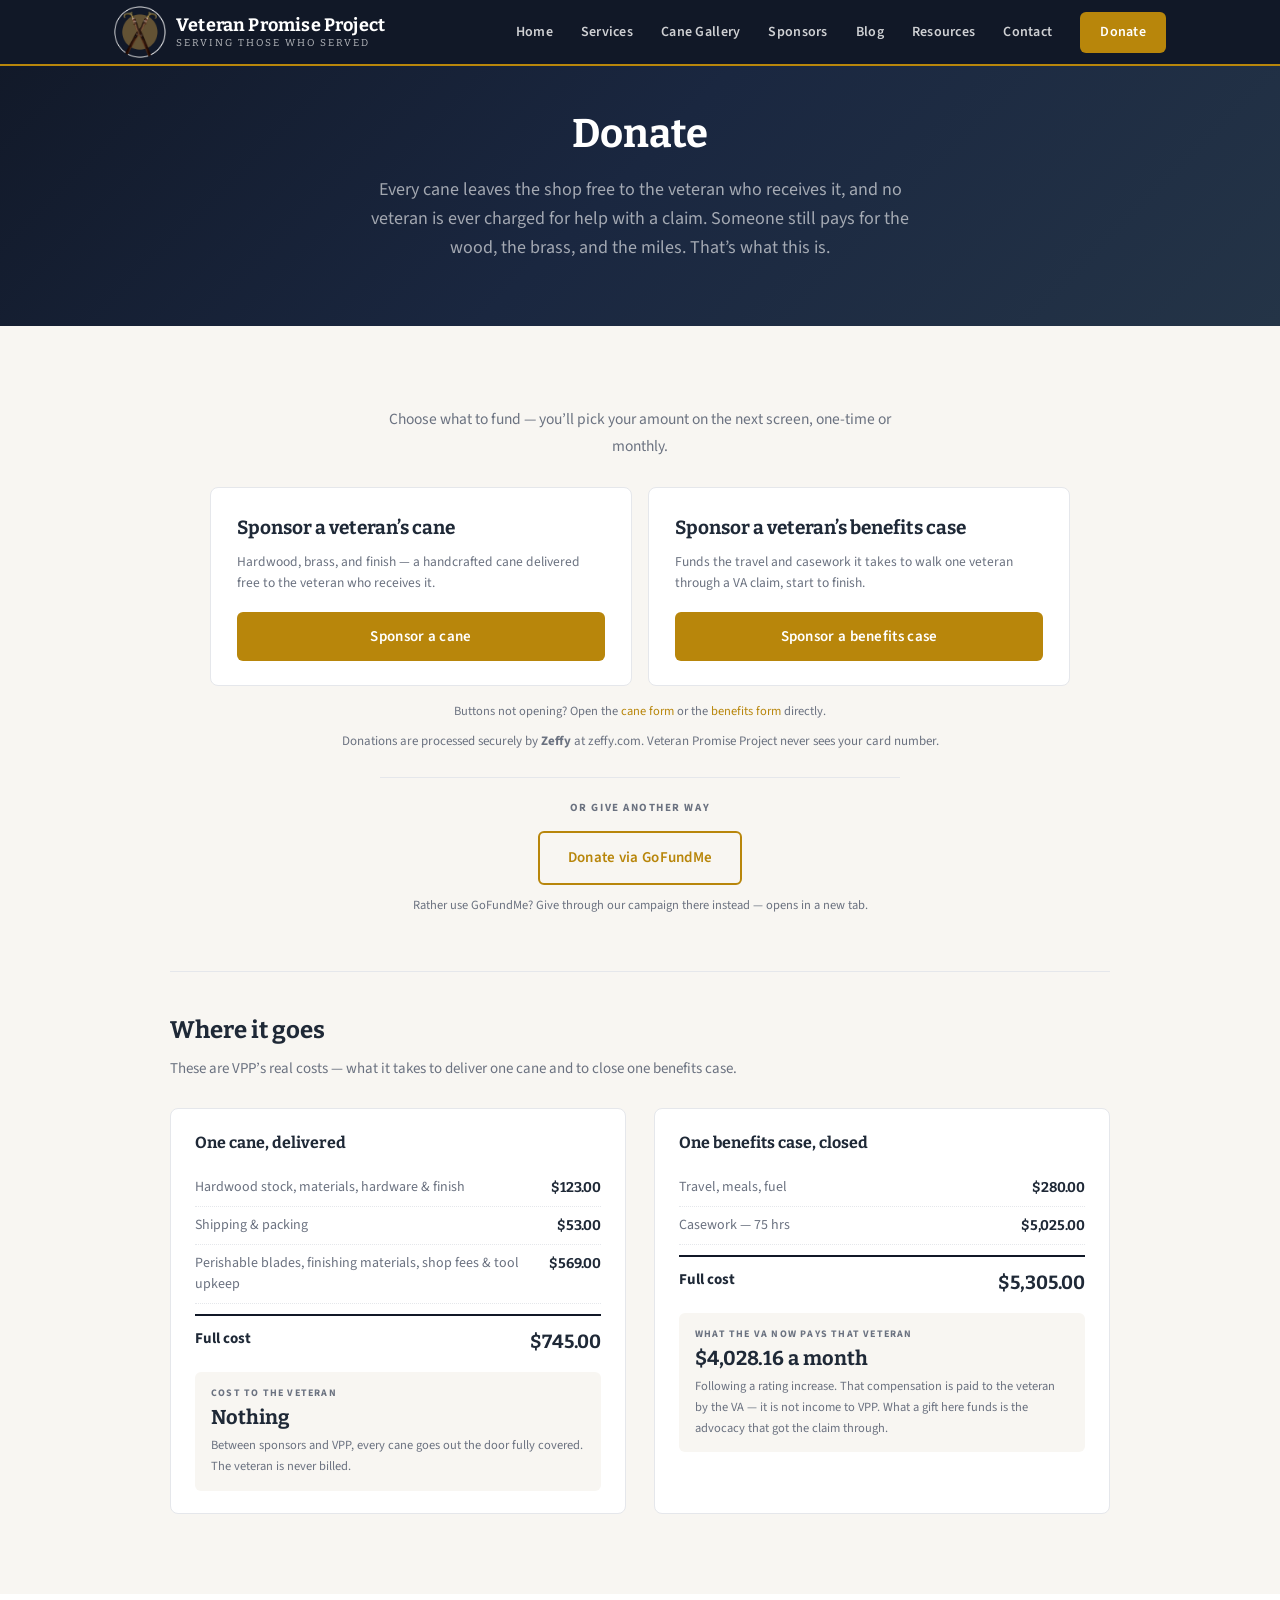
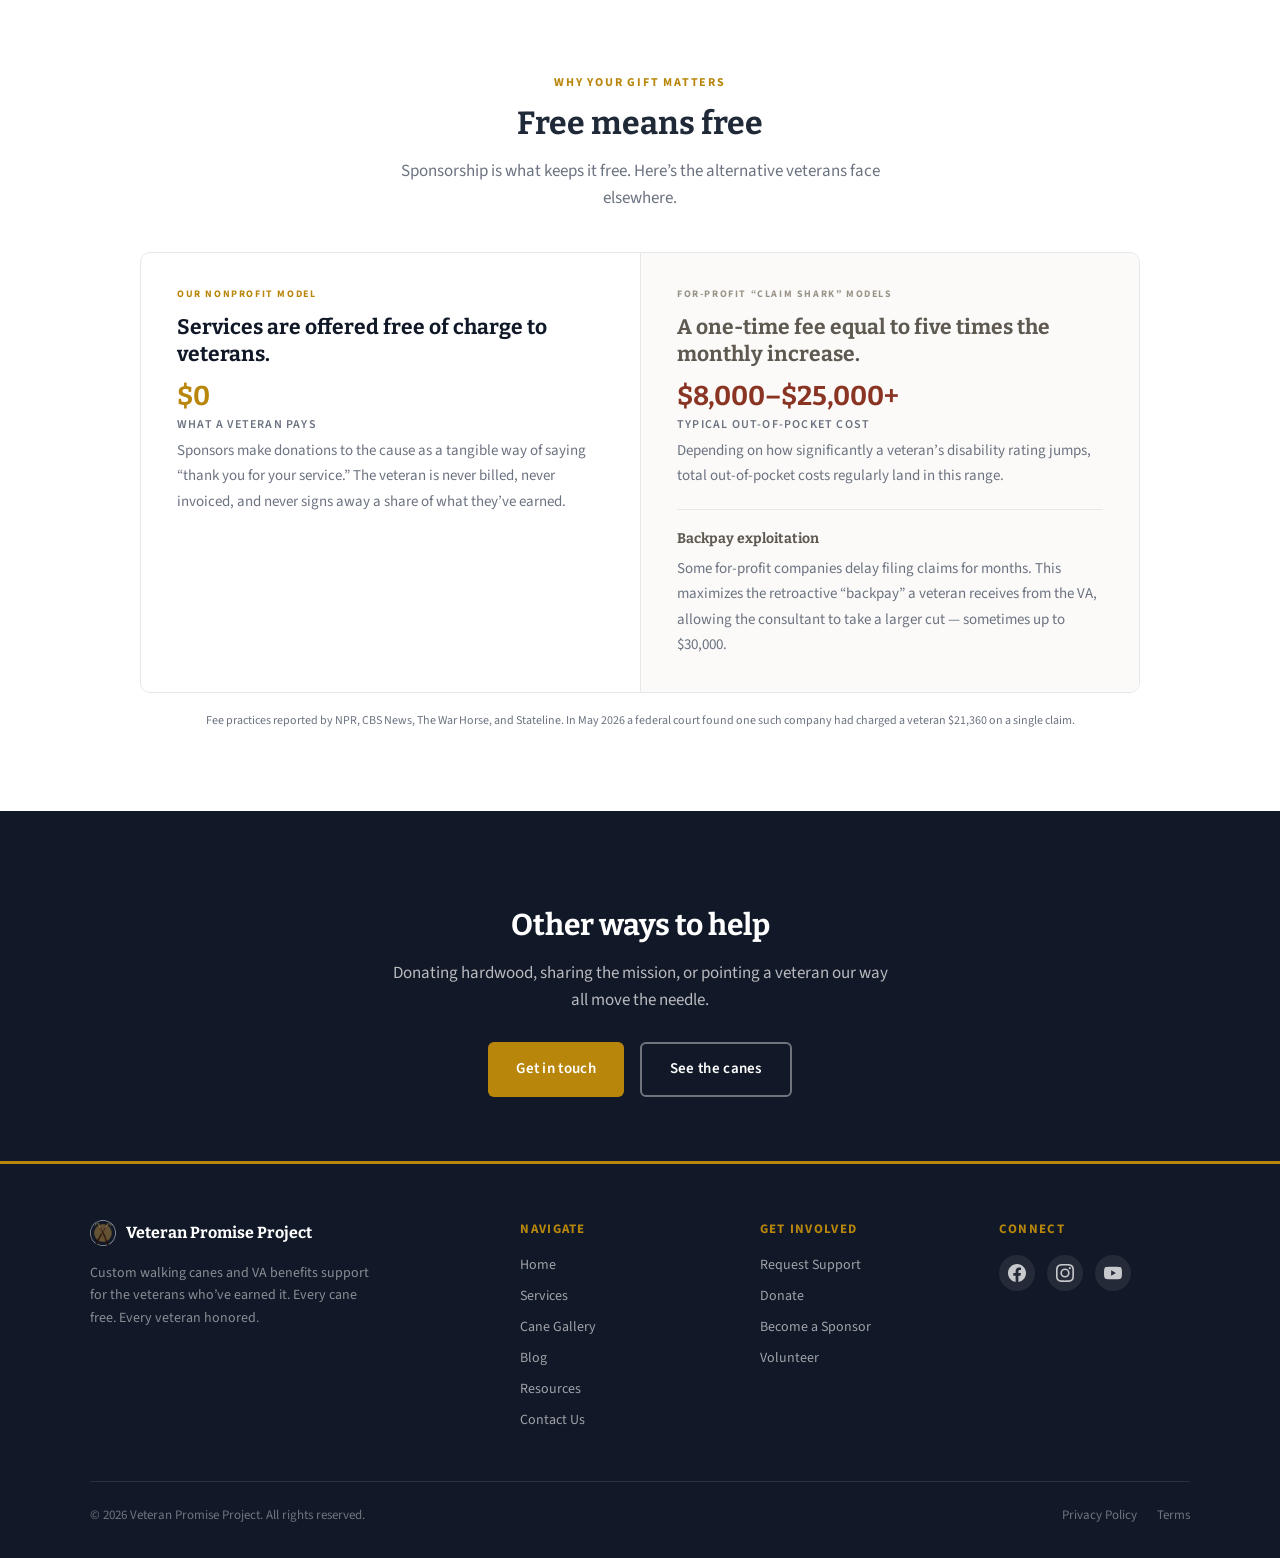
<file: donate.html>
<!DOCTYPE html>
<html lang="en">
<head>
  <meta charset="UTF-8">
  <meta name="viewport" content="width=device-width, initial-scale=1.0">
  <title>Donate | Veteran Promise Project</title>
  <meta name="description" content="Sponsor a handcrafted walking cane or fund a veteran's VA benefits case. Every cane leaves the shop free to the veteran who receives it.">
  <link rel="preconnect" href="https://fonts.googleapis.com">
  <link rel="preconnect" href="https://fonts.gstatic.com" crossorigin>
  <link href="https://fonts.googleapis.com/css2?family=Bitter:wght@400;500;700&family=Source+Sans+3:wght@400;600;700&display=swap" rel="stylesheet">
  <link rel="stylesheet" href="styles.css">
  <!-- Zeffy popup: opens either donation form as an overlay on this page -->
  <script src="https://zeffy-scripts.s3.ca-central-1.amazonaws.com/embed-form-script.min.js"></script>
  <link rel="canonical" href="https://veteranpromiseproject.com/donate.html">
  <meta property="og:title" content="Donate | Veteran Promise Project">
  <meta property="og:description" content="Sponsor a cane, or fund a veteran's benefits case. Every cane free. Every veteran honored.">
  <meta property="og:url" content="https://veteranpromiseproject.com/donate.html">
  <meta property="og:type" content="website">
  <style>
    /* ================= DONATE PAGE ================= */
    .give-wrap { max-width: 940px; margin: 0 auto; }

    /* ---- give cards ---- */
    .give-lede { text-align:center; color:var(--muted); font-size:15.5px; line-height:1.7;
      max-width:560px; margin:0 auto 28px; }
    .give-choice { display:grid; grid-template-columns:1fr 1fr; gap:16px; max-width:860px; margin:0 auto; }
    .choice-card {
      background:#fff; border:1px solid var(--border); border-radius:8px;
      padding:26px 26px 24px; display:flex; flex-direction:column; text-align:left;
    }
    .choice-card h3 { font-size:19px; margin-bottom:8px; }
    .choice-card p { font-size:13.5px; color:var(--muted); line-height:1.6; margin-bottom:18px; flex:1; }
    .choice-card .btn { justify-content:center; width:100%; }
    .give-fallback { margin-top:16px; font-size:12.5px; color:var(--muted); text-align:center; }
    .give-fallback a { color:var(--brass); }
    .checkout-note { margin-top:10px; font-size:13px; color:var(--muted);
      text-align:center; line-height:1.6; }
    .give-alt { max-width:520px; margin:26px auto 0; padding-top:22px;
      border-top:1px solid var(--border); text-align:center; }
    .give-alt-or {
      display:block; font-size:11px; font-weight:700; letter-spacing:.14em;
      text-transform:uppercase; color:var(--muted); margin-bottom:14px;
    }
    .give-alt-btn { display:inline-flex; }
    .give-alt-note { font-size:12.5px; color:var(--muted); margin-top:10px; line-height:1.6; }

    /* ---- where it goes ---- */
    .goes { border-top:1px solid var(--border); margin-top:56px; padding-top:40px; }
    .goes > h2 { font-size:24px; margin-bottom:8px; }
    .goes > p { color:var(--muted); font-size:15px; line-height:1.7; margin-bottom:26px; max-width:640px; }
    .goes-grid { display:grid; grid-template-columns:1fr 1fr; gap:28px; }
    .goes-card { background:#fff; border:1px solid var(--border); border-radius:8px; padding:22px 24px; }
    .goes-card h4 { font-size:16px; margin-bottom:14px; }
    .gline { display:flex; justify-content:space-between; gap:14px; padding:8px 0;
      border-bottom:1px dotted var(--border); font-size:14px; }
    .gline:last-of-type { border-bottom:none; }
    .gline .l { color:var(--muted); }
    .gline .v { font-family:'Bitter',serif; font-weight:700; white-space:nowrap; }
    .gtotal { display:flex; justify-content:space-between; gap:14px; margin-top:10px;
      padding-top:12px; border-top:2px solid var(--navy); font-weight:700; font-size:15px; }
    .gtotal .v { font-family:'Bitter',serif; font-size:19px; }
    .gnote { background:var(--warm-bg); border-radius:6px; padding:14px 16px; margin-top:16px; }
    .gnote .k { font-size:10px; font-weight:700; letter-spacing:.12em;
      text-transform:uppercase; color:var(--muted); margin-bottom:5px; }
    .gnote .n { font-family:'Bitter',serif; font-size:20px; font-weight:700; line-height:1.15; }
    .gnote .s { font-size:12.5px; color:var(--muted); margin-top:6px; line-height:1.65; }

    @media (max-width:860px) {
      .give-choice { grid-template-columns:1fr; }
      .goes-grid { grid-template-columns:1fr; gap:20px; }
    }
  </style>
</head>
<body>
  <nav class="navbar">
    <div class="navbar-inner">
      <a href="index.html" class="navbar-brand">
        <img src="images/logo.png" alt="Veteran Promise Project" width="52" height="52">
        <span style="display:flex;flex-direction:column;line-height:1.2;"><strong>Veteran Promise Project</strong><small style="font-size:10px;letter-spacing:2px;opacity:0.7;font-weight:400;">SERVING THOSE WHO SERVED</small></span>
      </a>
      <div class="navbar-links">
        <a href="index.html">Home</a>
        <a href="services.html">Services</a>
        <a href="cane-gallery.html">Cane Gallery</a>
        <a href="sponsors.html">Sponsors</a>
        <a href="blog.html">Blog</a>
        <a href="resources.html">Resources</a>
        <a href="contact.html">Contact</a>
        <a href="donate.html" class="btn btn-primary btn-sm nav-active">Donate</a>
      </div>
      <button class="mobile-toggle" onclick="toggleMenu()" aria-label="Toggle menu">
        <svg id="menu-icon" width="24" height="24" viewBox="0 0 24 24" fill="none" stroke="#fff" stroke-width="2" stroke-linecap="round"><line x1="3" y1="6" x2="21" y2="6"/><line x1="3" y1="12" x2="21" y2="12"/><line x1="3" y1="18" x2="21" y2="18"/></svg>
        <svg id="close-icon" width="24" height="24" viewBox="0 0 24 24" fill="none" stroke="#fff" stroke-width="2" stroke-linecap="round" style="display:none;"><line x1="18" y1="6" x2="6" y2="18"/><line x1="6" y1="6" x2="18" y2="18"/></svg>
      </button>
    </div>
    <div class="mobile-menu" id="mobile-menu">
      <a href="index.html">Home</a>
      <a href="services.html">Services</a>
      <a href="cane-gallery.html">Cane Gallery</a>
      <a href="sponsors.html">Sponsors</a>
      <a href="blog.html">Blog</a>
      <a href="resources.html">Resources</a>
      <a href="contact.html">Contact</a>
      <a href="donate.html" class="btn btn-primary" style="justify-content:center;margin-top:8px;">Donate</a>
    </div>
  </nav>

  <header class="page-hero">
    <h1>Donate</h1>
    <p class="page-hero-sub">Every cane leaves the shop free to the veteran who receives it, and no veteran is ever charged for help with a claim. Someone still pays for the wood, the brass, and the miles. That&rsquo;s what this is.</p>
  </header>

  <section class="section" style="background: var(--warm-bg);">
    <div class="container">
      <div class="give-wrap">

        <p class="give-lede">Choose what to fund &mdash; you&rsquo;ll pick your amount on the next screen, one-time or monthly.</p>

        <div class="give-choice">
          <div class="choice-card">
            <h3>Sponsor a veteran&rsquo;s cane</h3>
            <p>Hardwood, brass, and finish &mdash; a handcrafted cane delivered free to the veteran who receives it.</p>
            <button type="button" class="btn btn-primary"
                    zeffy-form-link="https://www.zeffy.com/embed/donation-form/sponsor-a-cane?modal=true">
              Sponsor a cane</button>
          </div>
          <div class="choice-card">
            <h3>Sponsor a veteran&rsquo;s benefits case</h3>
            <p>Funds the travel and casework it takes to walk one veteran through a VA claim, start to finish.</p>
            <button type="button" class="btn btn-primary"
                    zeffy-form-link="https://www.zeffy.com/embed/donation-form/sponsor-a-veterans-benefits-case?modal=true">
              Sponsor a benefits case</button>
          </div>
        </div>

        <p class="give-fallback">Buttons not opening?
          Open the <a href="https://www.zeffy.com/en-US/donation-form/sponsor-a-cane" target="_blank" rel="noopener">cane form</a>
          or the <a href="https://www.zeffy.com/en-US/donation-form/sponsor-a-veterans-benefits-case" target="_blank" rel="noopener">benefits form</a> directly.</p>

        <p class="checkout-note">Donations are processed securely by <strong>Zeffy</strong> at <span style="white-space:nowrap;">zeffy.com</span>. Veteran Promise Project never sees your card number.</p>

        <div class="give-alt">
          <span class="give-alt-or">or give another way</span>
          <a href="https://www.gofundme.com/f/help-shanon-ryan-craft-quality-canes-for-veterans"
             target="_blank" rel="noopener" class="btn btn-outline give-alt-btn">Donate via GoFundMe</a>
          <p class="give-alt-note">Rather use GoFundMe? Give through our campaign there instead &mdash; opens in a new tab.</p>
        </div>

        <div class="goes">
          <h2>Where it goes</h2>
          <p>These are VPP&rsquo;s real costs &mdash; what it takes to deliver one cane and to close one benefits case.</p>
          <div class="goes-grid">

            <div class="goes-card">
              <h4>One cane, delivered</h4>
              <div class="gline"><span class="l">Hardwood stock, materials, hardware &amp; finish</span><span class="v">$123.00</span></div>
              <div class="gline"><span class="l">Shipping &amp; packing</span><span class="v">$53.00</span></div>
              <div class="gline"><span class="l">Perishable blades, finishing materials, shop fees &amp; tool upkeep</span><span class="v">$569.00</span></div>
              <div class="gtotal"><span>Full cost</span><span class="v">$745.00</span></div>
              <div class="gnote">
                <div class="k">Cost to the veteran</div>
                <div class="n">Nothing</div>
                <div class="s">Between sponsors and VPP, every cane goes out the door fully covered. The veteran is never billed.</div>
              </div>
            </div>

            <div class="goes-card">
              <h4>One benefits case, closed</h4>
              <div class="gline"><span class="l">Travel, meals, fuel</span><span class="v">$280.00</span></div>
              <div class="gline"><span class="l">Casework &mdash; 75 hrs</span><span class="v">$5,025.00</span></div>
              <div class="gtotal"><span>Full cost</span><span class="v">$5,305.00</span></div>
              <div class="gnote">
                <div class="k">What the VA now pays that veteran</div>
                <div class="n">$4,028.16 a month</div>
                <div class="s">Following a rating increase. That compensation is paid to the veteran by the VA &mdash; it is not income to VPP. What a gift here funds is the advocacy that got the claim through.</div>
              </div>
            </div>

          </div>
        </div>

      </div>
    </div>
  </section>

  <section class="section" style="background:#fff;">
    <div class="container">
      <div class="text-center" style="margin-bottom:40px;">
        <div class="section-label">Why Your Gift Matters</div>
        <h2 class="section-title">Free means free</h2>
        <p class="section-desc">Sponsorship is what keeps it free. Here&rsquo;s the alternative veterans face elsewhere.</p>
      </div>

      <div class="model-compare">
        <div class="model-col model-ours">
          <div class="model-kicker">Our nonprofit model</div>
          <h3>Services are offered free of charge to veterans.</h3>
          <span class="model-figure">$0
            <small>What a veteran pays</small>
          </span>
          <p>Sponsors make donations to the cause as a tangible way of saying &ldquo;thank you for your service.&rdquo; The veteran is never billed, never invoiced, and never signs away a share of what they&rsquo;ve earned.</p>
        </div>

        <div class="model-col model-theirs">
          <div class="model-kicker">For-profit &ldquo;claim shark&rdquo; models</div>
          <h3>A one-time fee equal to five times the monthly increase.</h3>
          <span class="model-figure">$8,000&ndash;$25,000+
            <small>Typical out-of-pocket cost</small>
          </span>
          <p>Depending on how significantly a veteran&rsquo;s disability rating jumps, total out-of-pocket costs regularly land in this range.</p>
          <div class="model-sub">
            <h4>Backpay exploitation</h4>
            <p>Some for-profit companies delay filing claims for months. This maximizes the retroactive &ldquo;backpay&rdquo; a veteran receives from the VA, allowing the consultant to take a larger cut &mdash; sometimes up to $30,000.</p>
          </div>
        </div>
      </div>

      <p class="model-sources">Fee practices reported by NPR, CBS News, The War Horse, and Stateline. In May 2026 a federal court found one such company had charged a veteran $21,360 on a single claim.</p>
    </div>
  </section>

  <section class="cta-banner" style="background: var(--navy);">
    <div class="container">
      <h2 style="color:#fff;">Other ways to help</h2>
      <p style="color:rgba(255,255,255,0.7);">Donating hardwood, sharing the mission, or pointing a veteran our way all move the needle.</p>
      <div class="cta-buttons">
        <a href="contact.html" class="btn btn-primary">Get in touch</a>
        <a href="cane-gallery.html" class="btn btn-secondary">See the canes</a>
      </div>
    </div>
  </section>

  <footer class="site-footer">
    <div class="footer-grid">
      <div>
        <div class="footer-brand">
          <img src="images/logo.png" alt="" width="26" height="26">
          <span>Veteran Promise Project</span>
        </div>
        <p class="footer-about">Custom walking canes and VA benefits support for the veterans who&rsquo;ve earned it. Every cane free. Every veteran honored.</p>
      </div>
      <div class="footer-links">
        <div class="footer-heading">Navigate</div>
        <a href="index.html">Home</a>
        <a href="services.html">Services</a>
        <a href="cane-gallery.html">Cane Gallery</a>
        <a href="blog.html">Blog</a>
        <a href="resources.html">Resources</a>
        <a href="contact.html">Contact Us</a>
      </div>
      <div class="footer-links">
        <div class="footer-heading">Get Involved</div>
        <a href="request.html">Request Support</a>
        <a href="donate.html">Donate</a>
        <a href="contact.html">Become a Sponsor</a>
        <a href="contact.html">Volunteer</a>
      </div>
      <div class="footer-links">
        <div class="footer-heading">Connect</div>
        <div class="foot-social" id="social"></div>
      </div>
    </div>
    <div class="footer-bottom">
      <div class="footer-copy">&copy; 2026 Veteran Promise Project. All rights reserved.</div>
      <div class="footer-legal">
        <a href="#">Privacy Policy</a>
        <a href="#">Terms</a>
      </div>
    </div>
  </footer>

<script src="canes.js"></script>
<script>
/* Give buttons are static Zeffy popup buttons — their zeffy-form-link
   attributes are in the HTML and Zeffy's script (in <head>) handles the
   clicks. Nothing here touches them. */

function toggleMenu() {
  const menu = document.getElementById('mobile-menu');
  const m = document.getElementById('menu-icon');
  const x = document.getElementById('close-icon');
  const open = menu.classList.toggle('open');
  m.style.display = open ? 'none' : 'block';
  x.style.display = open ? 'block' : 'none';
}

renderSocial();
</script>
</body>
</html>
</file>
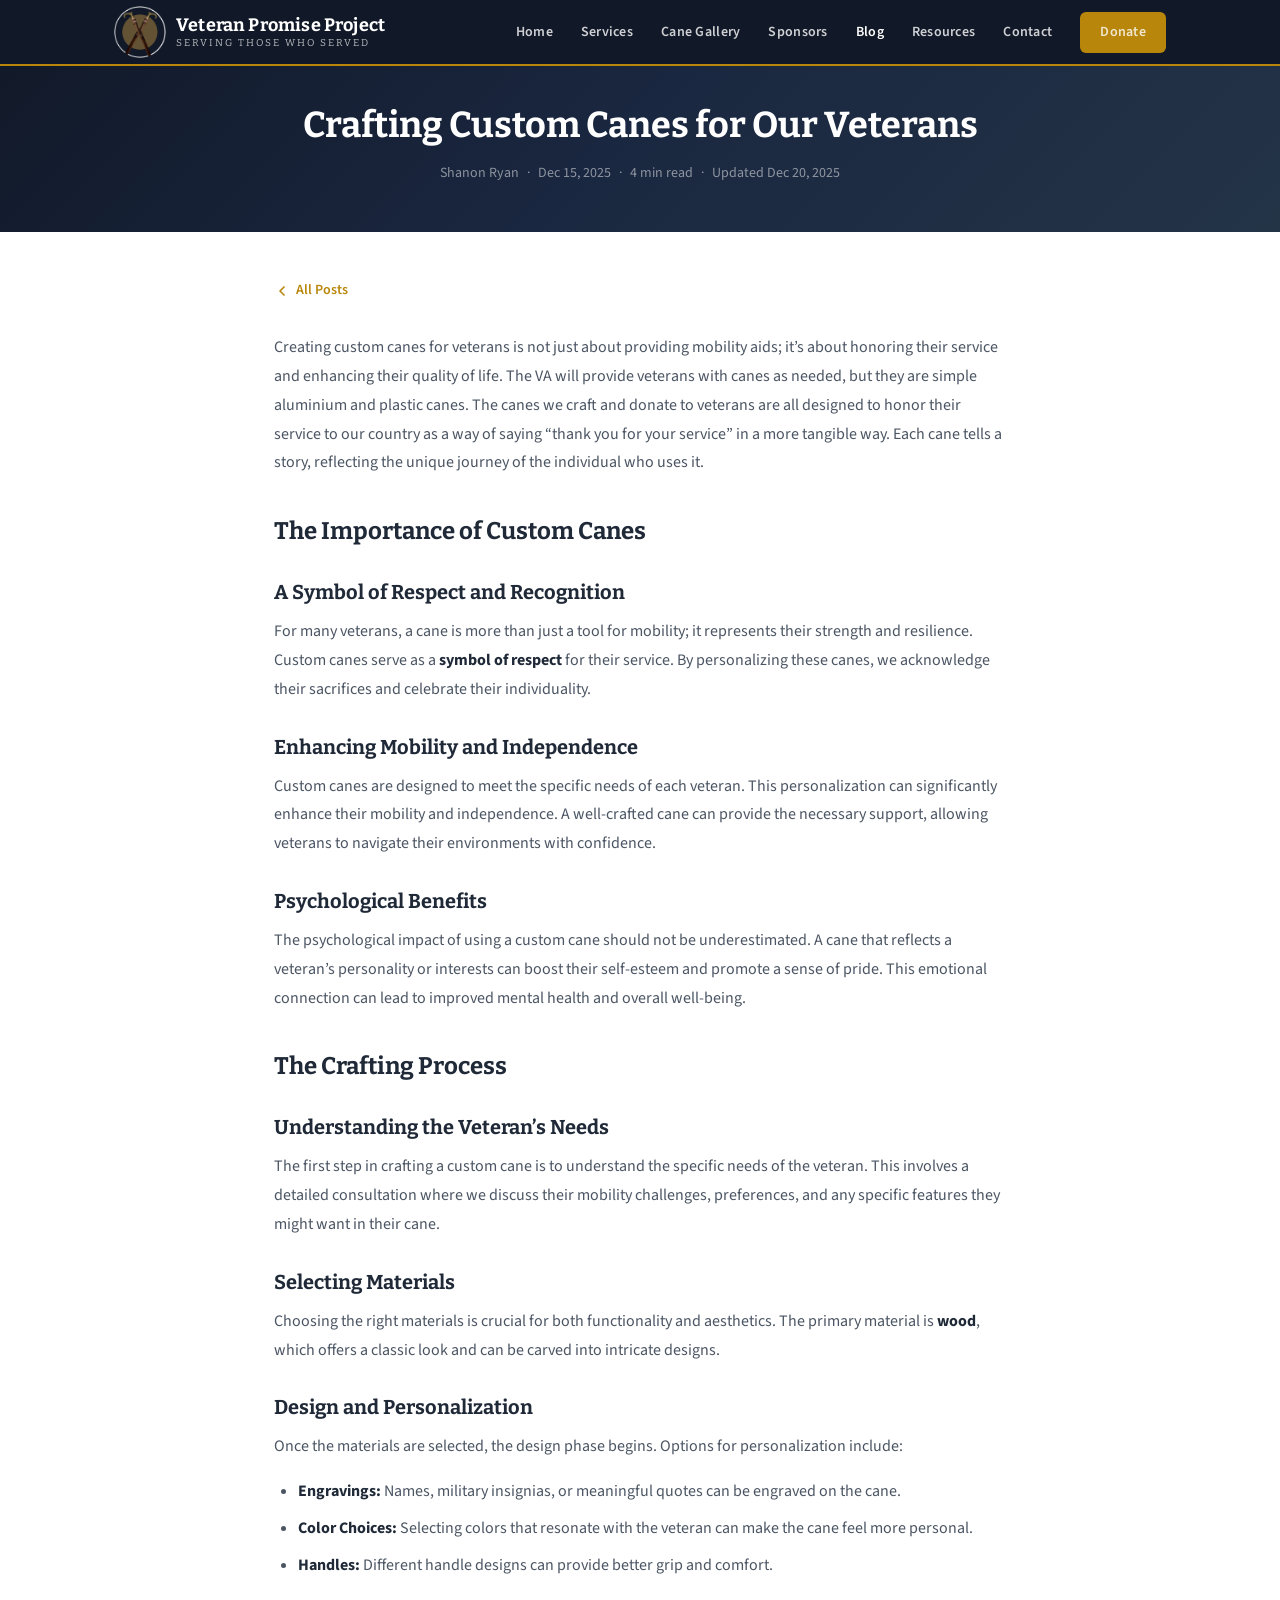
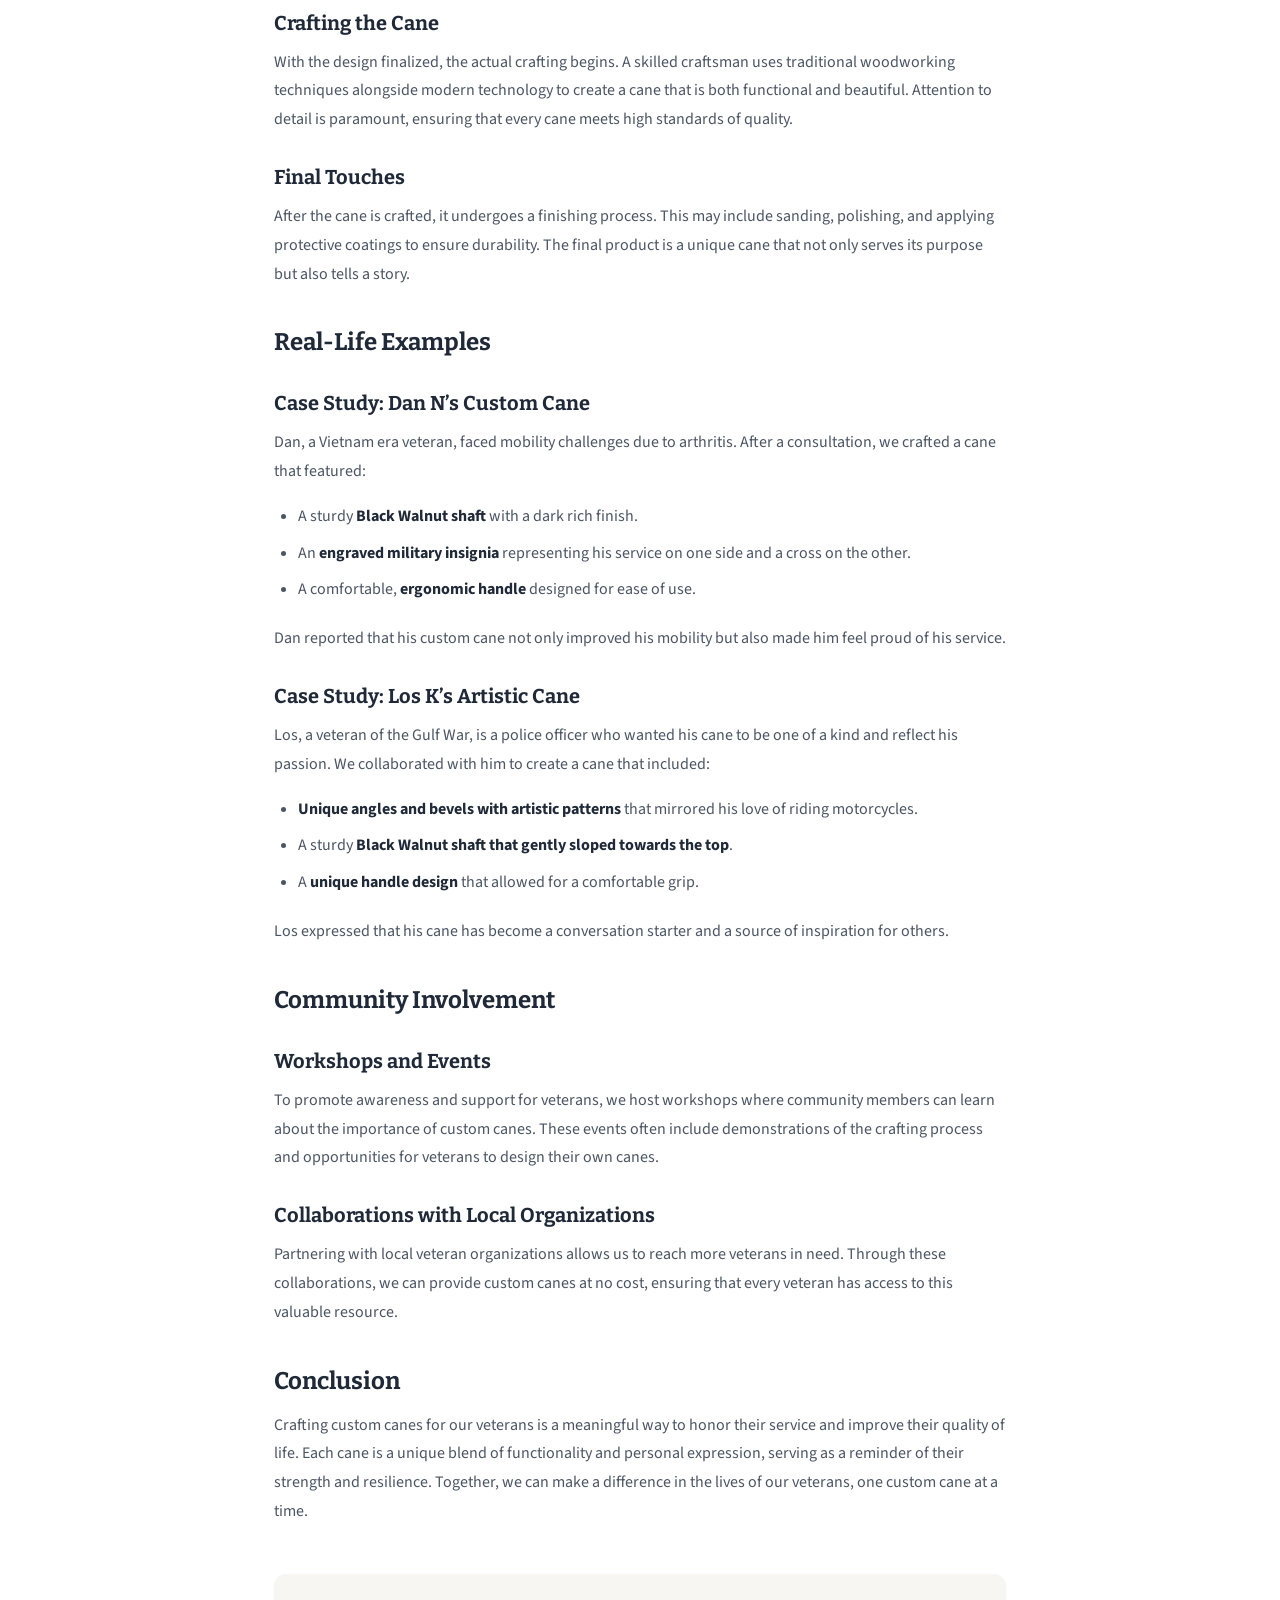
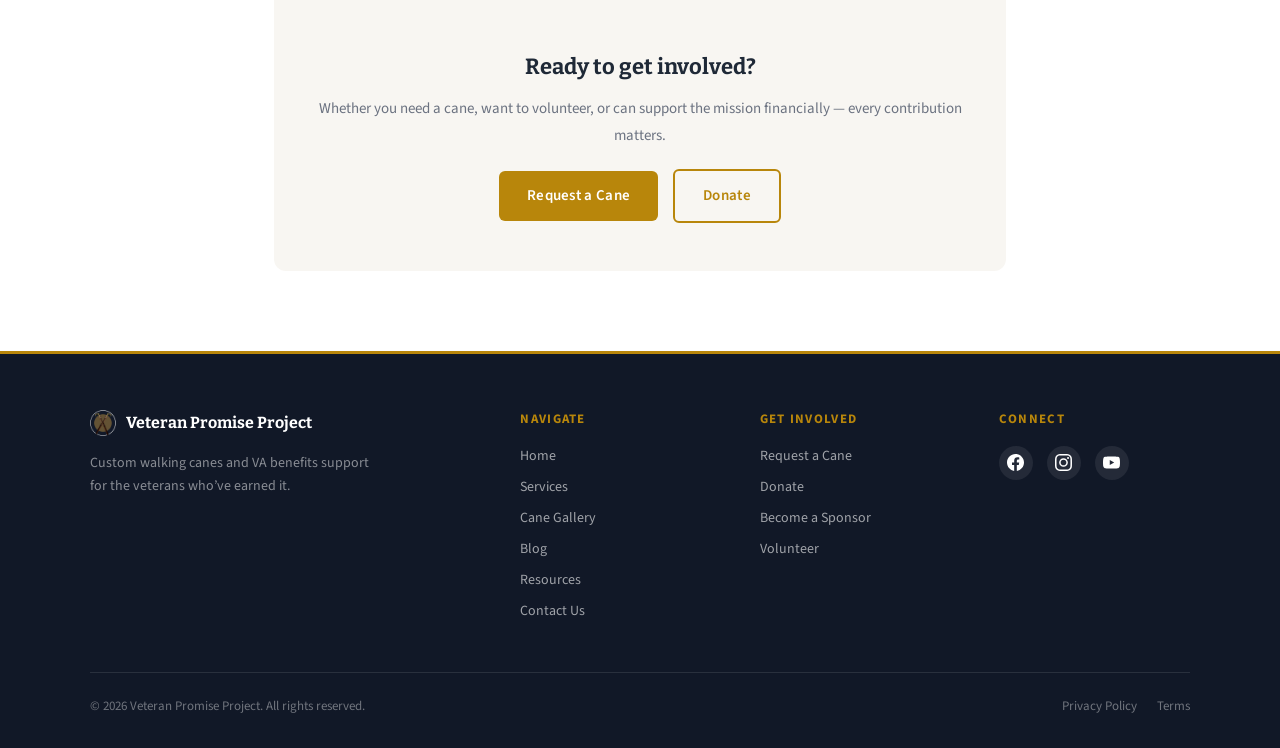
<file: post-crafting-canes.html>
<!DOCTYPE html>
<html lang="en">
<head>
  <meta charset="UTF-8">
  <meta name="viewport" content="width=device-width, initial-scale=1.0">
  <title>Crafting Custom Canes for Our Veterans | Veteran Promise Project</title>
  <meta name="description" content="Creating custom walking canes for veterans — honoring their service one cane at a time.">
  <link rel="preconnect" href="https://fonts.googleapis.com">
  <link rel="preconnect" href="https://fonts.gstatic.com" crossorigin>
  <link href="https://fonts.googleapis.com/css2?family=Bitter:wght@400;500;700&family=Source+Sans+3:wght@400;600;700&display=swap" rel="stylesheet">
  <link rel="stylesheet" href="styles.css">
  <style>
    .foot-social { display: flex; gap: 14px; margin-top: 4px; }
    .foot-social a { width: 34px; height: 34px; border-radius: 50%;
      display: flex; align-items: center; justify-content: center;
      background: rgba(255,255,255,.08); transition: background .2s; }
    .foot-social a:hover { background: var(--brass); }
    .foot-social svg { width: 17px; height: 17px; fill: #fff; }
  </style>
  <link rel="canonical" href="https://veteranpromiseproject.com/post-crafting-canes.html">
  <link rel="icon" href="favicon.ico" sizes="any">
  <link rel="icon" type="image/png" sizes="32x32" href="favicon-32.png">
  <link rel="apple-touch-icon" href="apple-touch-icon.png">
  <meta property="og:title" content="Crafting Custom Canes for Our Veterans | Veteran Promise Project">
  <meta property="og:description" content="How each cane gets built, and who it gets built for.">
  <meta property="og:image" content="https://veteranpromiseproject.com/images/canes/cane-10.jpg">
  <meta property="og:url" content="https://veteranpromiseproject.com/post-crafting-canes.html">
  <meta property="og:type" content="article" >
  <meta name="twitter:card" content="summary_large_image">
  <style>
    .post-hero { background: linear-gradient(135deg, #111827 0%, #1a2740 50%, #243447 100%); padding: 104px 24px 48px; }
    .post-hero h1 { font-family: 'Bitter', serif; font-size: 36px; font-weight: 700; color: #fff; max-width: 780px; margin: 0 auto 16px; text-align: center; line-height: 1.2; }
    .post-meta { text-align: center; color: rgba(255,255,255,0.5); font-size: 14px; }
    .post-meta span { margin: 0 8px; }
    .post-body { max-width: 780px; margin: 0 auto; padding: 48px 24px 80px; }
    .post-body img { width: 100%; border-radius: 10px; margin: 24px 0; }
    .post-body h2 { font-family: 'Bitter', serif; font-size: 24px; font-weight: 700; color: #1F2937; margin: 36px 0 12px; }
    .post-body h3 { font-family: 'Bitter', serif; font-size: 20px; font-weight: 700; color: #1F2937; margin: 28px 0 10px; }
    .post-body p { font-size: 16px; color: #4B5563; line-height: 1.8; margin-bottom: 16px; }
    .post-body ul, .post-body ol { margin: 12px 0 20px 24px; color: #4B5563; line-height: 1.8; font-size: 16px; }
    .post-body li { margin-bottom: 8px; }
    .post-body em { color: #6B7280; }
    .post-body strong { color: #1F2937; }
    .post-back { display: inline-flex; align-items: center; gap: 6px; font-size: 14px; font-weight: 600; color: #B8860B; margin-bottom: 32px; }
    .post-back:hover { color: #9A7209; }
    .post-cta { text-align: center; padding: 48px 24px; background: #F8F6F2; border-radius: 12px; margin-top: 48px; }
    .post-cta h3 { font-family: 'Bitter', serif; font-size: 22px; margin-bottom: 12px; }
    .post-cta p { color: #6B7280; font-size: 15px; margin-bottom: 20px; }
    .recent-posts { display: grid; grid-template-columns: repeat(2, 1fr); gap: 20px; margin-top: 40px; padding-top: 40px; border-top: 1px solid #E5E7EB; }
    .recent-card { border: 1px solid #E5E7EB; border-radius: 8px; overflow: hidden; transition: box-shadow 0.2s; }
    .recent-card:hover { box-shadow: 0 2px 12px rgba(0,0,0,0.08); }
    .recent-card img { width: 100%; height: 140px; object-fit: cover; }
    .recent-card-body { padding: 16px; }
    .recent-card-body h4 { font-family: 'Bitter', serif; font-size: 15px; font-weight: 700; color: #1F2937; line-height: 1.3; }
    .recent-card-body span { font-size: 12px; color: #9CA3AF; display: block; margin-top: 6px; }
    @media (max-width: 600px) { .post-hero h1 { font-size: 26px; } .recent-posts { grid-template-columns: 1fr; } }
  </style>
</head>
<body>
  <nav class="navbar"><div class="navbar-inner">
    <a href="index.html" class="navbar-brand"><img src="images/logo.png" alt="Veteran Promise Project" width="52" height="52"><span style="display:flex;flex-direction:column;line-height:1.2;"><strong>Veteran Promise Project</strong><small style="font-size:10px;letter-spacing:2px;opacity:0.7;font-weight:400;">SERVING THOSE WHO SERVED</small></span></a>
    <div class="navbar-links"><a href="index.html">Home</a><a href="services.html">Services</a><a href="cane-gallery.html">Cane Gallery</a><a href="sponsors.html">Sponsors</a><a href="blog.html" class="nav-active">Blog</a><a href="resources.html">Resources</a><a href="contact.html">Contact</a><a href="donate.html" class="btn btn-primary btn-sm">Donate</a></div>
    <button class="mobile-toggle" onclick="toggleMenu()" aria-label="Menu"><svg id="menu-icon" width="24" height="24" viewBox="0 0 24 24" fill="none" stroke="#fff" stroke-width="2" stroke-linecap="round"><line x1="3" y1="6" x2="21" y2="6"/><line x1="3" y1="12" x2="21" y2="12"/><line x1="3" y1="18" x2="21" y2="18"/></svg><svg id="close-icon" width="24" height="24" viewBox="0 0 24 24" fill="none" stroke="#fff" stroke-width="2" stroke-linecap="round" style="display:none;"><line x1="18" y1="6" x2="6" y2="18"/><line x1="6" y1="6" x2="18" y2="18"/></svg></button>
  </div>
  <div class="mobile-menu" id="mobile-menu"><a href="index.html">Home</a><a href="services.html">Services</a><a href="cane-gallery.html">Cane Gallery</a><a href="sponsors.html">Sponsors</a><a href="blog.html">Blog</a><a href="resources.html">Resources</a><a href="contact.html">Contact</a><a href="donate.html" class="btn btn-primary" style="justify-content:center;margin-top:8px;">Donate</a></div></nav>

  <section class="post-hero">
    <div class="container">
      <h1>Crafting Custom Canes for Our Veterans</h1>
      <div class="post-meta">Shanon Ryan<span>·</span>Dec 15, 2025<span>·</span>4 min read<span>·</span>Updated Dec 20, 2025</div>
    </div>
  </section>

  <article class="post-body">
    <a href="blog.html" class="post-back"><svg width="16" height="16" viewBox="0 0 24 24" fill="none" stroke="currentColor" stroke-width="2.5" stroke-linecap="round" stroke-linejoin="round"><polyline points="15,18 9,12 15,6"/></svg> All Posts</a>

    <p>Creating custom canes for veterans is not just about providing mobility aids; it&rsquo;s about honoring their service and enhancing their quality of life. The VA will provide veterans with canes as needed, but they are simple aluminium and plastic canes. The canes we craft and donate to veterans are all designed to honor their service to our country as a way of saying &ldquo;thank you for your service&rdquo; in a more tangible way. Each cane tells a story, reflecting the unique journey of the individual who uses it.</p>

    <h2>The Importance of Custom Canes</h2>

    <h3>A Symbol of Respect and Recognition</h3>
    <p>For many veterans, a cane is more than just a tool for mobility; it represents their strength and resilience. Custom canes serve as a <strong>symbol of respect</strong> for their service. By personalizing these canes, we acknowledge their sacrifices and celebrate their individuality.</p>

    <h3>Enhancing Mobility and Independence</h3>
    <p>Custom canes are designed to meet the specific needs of each veteran. This personalization can significantly enhance their mobility and independence. A well-crafted cane can provide the necessary support, allowing veterans to navigate their environments with confidence.</p>

    <h3>Psychological Benefits</h3>
    <p>The psychological impact of using a custom cane should not be underestimated. A cane that reflects a veteran&rsquo;s personality or interests can boost their self-esteem and promote a sense of pride. This emotional connection can lead to improved mental health and overall well-being.</p>

    <h2>The Crafting Process</h2>

    <h3>Understanding the Veteran&rsquo;s Needs</h3>
    <p>The first step in crafting a custom cane is to understand the specific needs of the veteran. This involves a detailed consultation where we discuss their mobility challenges, preferences, and any specific features they might want in their cane.</p>

    <h3>Selecting Materials</h3>
    <p>Choosing the right materials is crucial for both functionality and aesthetics. The primary material is <strong>wood</strong>, which offers a classic look and can be carved into intricate designs.</p>

    <h3>Design and Personalization</h3>
    <p>Once the materials are selected, the design phase begins. Options for personalization include:</p>
    <ul>
      <li><strong>Engravings:</strong> Names, military insignias, or meaningful quotes can be engraved on the cane.</li>
      <li><strong>Color Choices:</strong> Selecting colors that resonate with the veteran can make the cane feel more personal.</li>
      <li><strong>Handles:</strong> Different handle designs can provide better grip and comfort.</li>
    </ul>

    <h3>Crafting the Cane</h3>
    <p>With the design finalized, the actual crafting begins. A skilled craftsman uses traditional woodworking techniques alongside modern technology to create a cane that is both functional and beautiful. Attention to detail is paramount, ensuring that every cane meets high standards of quality.</p>

    <h3>Final Touches</h3>
    <p>After the cane is crafted, it undergoes a finishing process. This may include sanding, polishing, and applying protective coatings to ensure durability. The final product is a unique cane that not only serves its purpose but also tells a story.</p>

    <h2>Real-Life Examples</h2>

    <h3>Case Study: Dan N&rsquo;s Custom Cane</h3>
    <p>Dan, a Vietnam era veteran, faced mobility challenges due to arthritis. After a consultation, we crafted a cane that featured:</p>
    <ul>
      <li>A sturdy <strong>Black Walnut shaft</strong> with a dark rich finish.</li>
      <li>An <strong>engraved military insignia</strong> representing his service on one side and a cross on the other.</li>
      <li>A comfortable, <strong>ergonomic handle</strong> designed for ease of use.</li>
    </ul>
    <p>Dan reported that his custom cane not only improved his mobility but also made him feel proud of his service.</p>

    <h3>Case Study: Los K&rsquo;s Artistic Cane</h3>
    <p>Los, a veteran of the Gulf War, is a police officer who wanted his cane to be one of a kind and reflect his passion. We collaborated with him to create a cane that included:</p>
    <ul>
      <li><strong>Unique angles and bevels with artistic patterns</strong> that mirrored his love of riding motorcycles.</li>
      <li>A sturdy <strong>Black Walnut shaft that gently sloped towards the top</strong>.</li>
      <li>A <strong>unique handle design</strong> that allowed for a comfortable grip.</li>
    </ul>
    <p>Los expressed that his cane has become a conversation starter and a source of inspiration for others.</p>

    <h2>Community Involvement</h2>

    <h3>Workshops and Events</h3>
    <p>To promote awareness and support for veterans, we host workshops where community members can learn about the importance of custom canes. These events often include demonstrations of the crafting process and opportunities for veterans to design their own canes.</p>

    <h3>Collaborations with Local Organizations</h3>
    <p>Partnering with local veteran organizations allows us to reach more veterans in need. Through these collaborations, we can provide custom canes at no cost, ensuring that every veteran has access to this valuable resource.</p>

    <h2>Conclusion</h2>
    <p>Crafting custom canes for our veterans is a meaningful way to honor their service and improve their quality of life. Each cane is a unique blend of functionality and personal expression, serving as a reminder of their strength and resilience. Together, we can make a difference in the lives of our veterans, one custom cane at a time.</p>

    <div class="post-cta">
      <h3>Ready to get involved?</h3>
      <p>Whether you need a cane, want to volunteer, or can support the mission financially &mdash; every contribution matters.</p>
      <a href="request.html" class="btn btn-primary">Request a Cane</a>
      <a href="donate.html" class="btn btn-outline" style="margin-left:12px;">Donate</a>
    </div>
  </article>

  <footer class="site-footer"><div class="footer-grid">
    <div><div class="footer-brand"><img src="images/logo.png" alt="" width="26" height="26"><span>Veteran Promise Project</span></div><p class="footer-about">Custom walking canes and VA benefits support for the veterans who&rsquo;ve earned it.</p></div>
    <div class="footer-links"><div class="footer-heading">Navigate</div><a href="index.html">Home</a><a href="services.html">Services</a><a href="cane-gallery.html">Cane Gallery</a><a href="blog.html">Blog</a><a href="resources.html">Resources</a><a href="contact.html">Contact Us</a></div>
    <div class="footer-links"><div class="footer-heading">Get Involved</div><a href="request.html">Request a Cane</a><a href="donate.html">Donate</a><a href="contact.html">Become a Sponsor</a><a href="contact.html">Volunteer</a></div>
    <div class="footer-links"><div class="footer-heading">Connect</div><div class="foot-social" id="social"></div></div>
  </div><div class="footer-bottom"><div class="footer-copy">&copy; 2026 Veteran Promise Project. All rights reserved.</div><div class="footer-legal"><a href="#">Privacy Policy</a><a href="#">Terms</a></div></div></footer>
  <script>function toggleMenu(){const m=document.getElementById('mobile-menu'),a=document.getElementById('menu-icon'),b=document.getElementById('close-icon'),o=m.classList.toggle('open');a.style.display=o?'none':'block';b.style.display=o?'block':'none';}document.querySelectorAll('.mobile-menu a').forEach(l=>l.addEventListener('click',()=>{document.getElementById('mobile-menu').classList.remove('open');document.getElementById('menu-icon').style.display='block';document.getElementById('close-icon').style.display='none';}));</script>

<script src="canes.js"></script>
<script>renderSocial();</script>
</body>
</html>
</file>
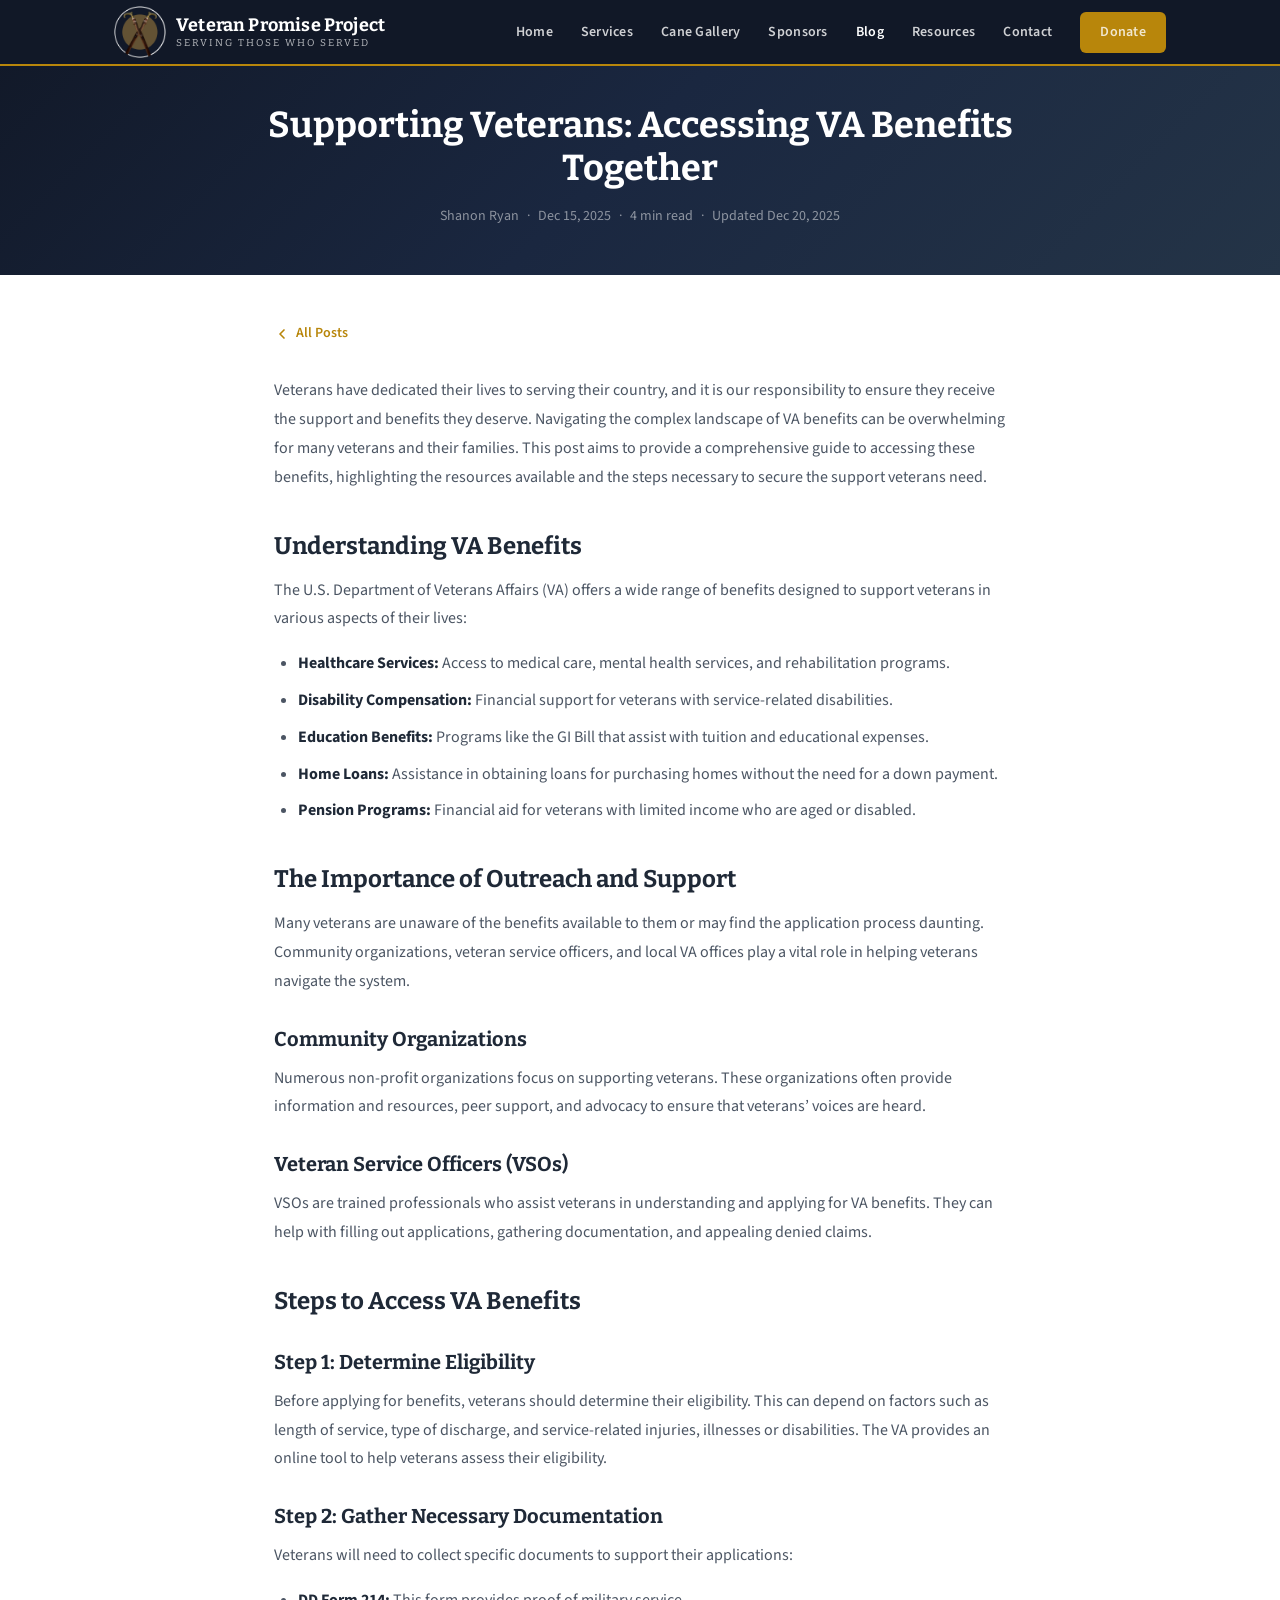
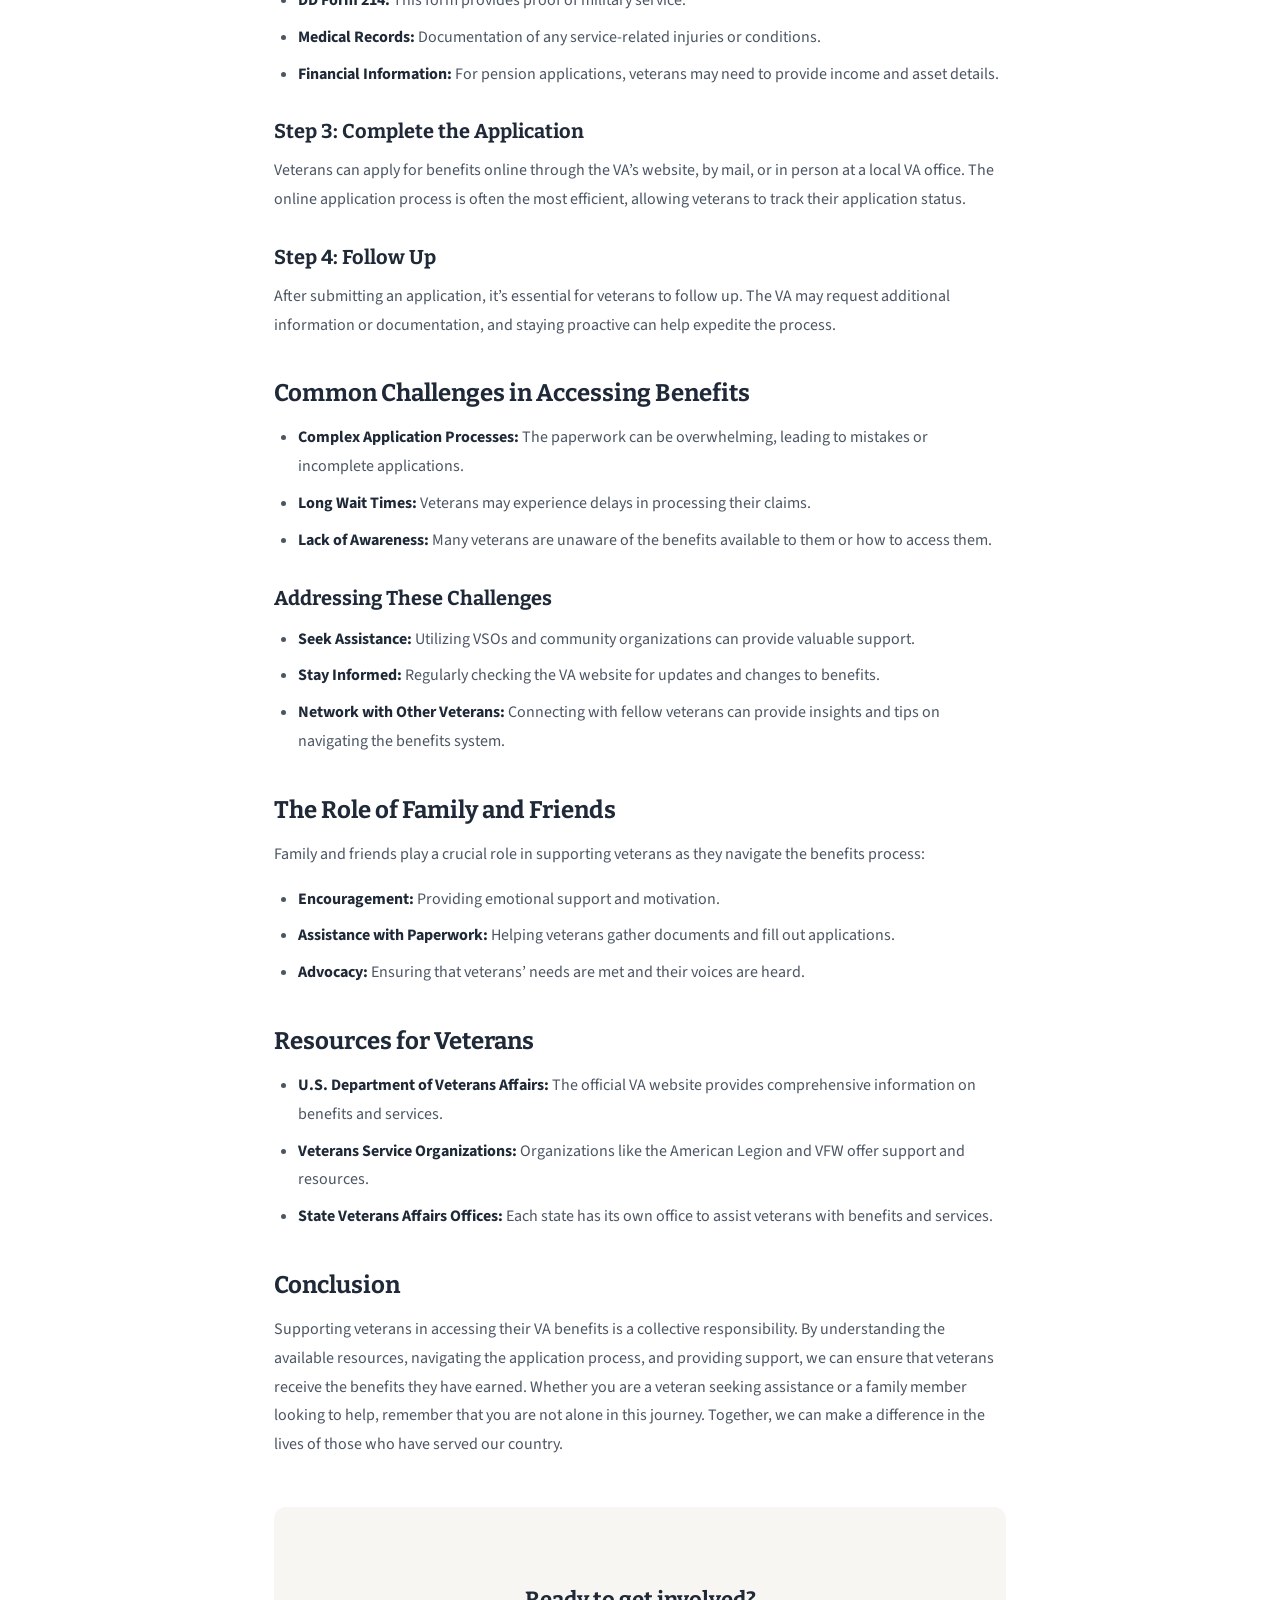
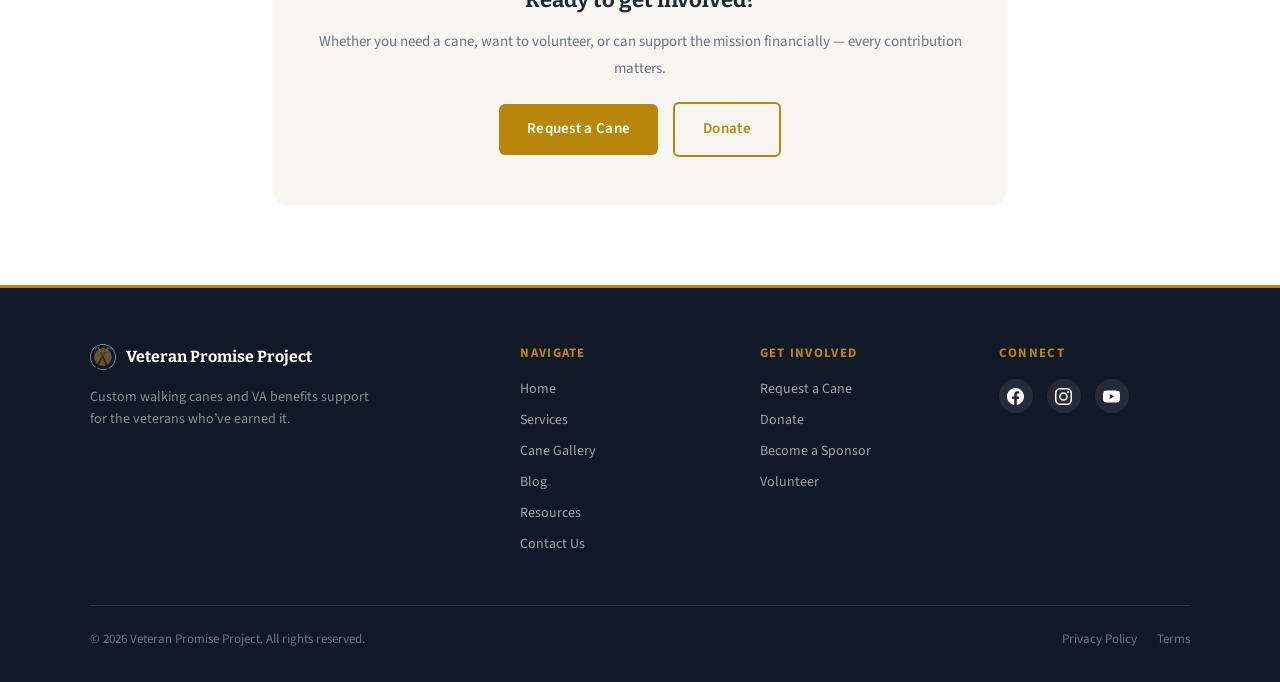
<file: post-va-benefits.html>
<!DOCTYPE html>
<html lang="en">
<head>
  <meta charset="UTF-8">
  <meta name="viewport" content="width=device-width, initial-scale=1.0">
  <title>Supporting Veterans: Accessing VA Benefits Together | Veteran Promise Project</title>
  <meta name="description" content="A comprehensive guide to accessing VA benefits for veterans and their families.">
  <link rel="preconnect" href="https://fonts.googleapis.com">
  <link rel="preconnect" href="https://fonts.gstatic.com" crossorigin>
  <link href="https://fonts.googleapis.com/css2?family=Bitter:wght@400;500;700&family=Source+Sans+3:wght@400;600;700&display=swap" rel="stylesheet">
  <link rel="stylesheet" href="styles.css">
  <style>
    .foot-social { display: flex; gap: 14px; margin-top: 4px; }
    .foot-social a { width: 34px; height: 34px; border-radius: 50%;
      display: flex; align-items: center; justify-content: center;
      background: rgba(255,255,255,.08); transition: background .2s; }
    .foot-social a:hover { background: var(--brass); }
    .foot-social svg { width: 17px; height: 17px; fill: #fff; }
  </style>
  <link rel="canonical" href="https://veteranpromiseproject.com/post-va-benefits.html">
  <link rel="icon" href="favicon.ico" sizes="any">
  <link rel="icon" type="image/png" sizes="32x32" href="favicon-32.png">
  <link rel="apple-touch-icon" href="apple-touch-icon.png">
  <meta property="og:title" content="Supporting Veterans: Accessing VA Benefits Together | Veteran Promise Project">
  <meta property="og:description" content="Walking veterans through the VA benefits process.">
  <meta property="og:image" content="https://veteranpromiseproject.com/images/logo.png">
  <meta property="og:url" content="https://veteranpromiseproject.com/post-va-benefits.html">
  <meta property="og:type" content="article" >
  <meta name="twitter:card" content="summary_large_image">
  <style>
    .post-hero { background: linear-gradient(135deg, #111827 0%, #1a2740 50%, #243447 100%); padding: 104px 24px 48px; }
    .post-hero h1 { font-family: 'Bitter', serif; font-size: 36px; font-weight: 700; color: #fff; max-width: 780px; margin: 0 auto 16px; text-align: center; line-height: 1.2; }
    .post-meta { text-align: center; color: rgba(255,255,255,0.5); font-size: 14px; }
    .post-meta span { margin: 0 8px; }
    .post-body { max-width: 780px; margin: 0 auto; padding: 48px 24px 80px; }
    .post-body img { width: 100%; border-radius: 10px; margin: 24px 0; }
    .post-body h2 { font-family: 'Bitter', serif; font-size: 24px; font-weight: 700; color: #1F2937; margin: 36px 0 12px; }
    .post-body h3 { font-family: 'Bitter', serif; font-size: 20px; font-weight: 700; color: #1F2937; margin: 28px 0 10px; }
    .post-body p { font-size: 16px; color: #4B5563; line-height: 1.8; margin-bottom: 16px; }
    .post-body ul, .post-body ol { margin: 12px 0 20px 24px; color: #4B5563; line-height: 1.8; font-size: 16px; }
    .post-body li { margin-bottom: 8px; }
    .post-body em { color: #6B7280; }
    .post-body strong { color: #1F2937; }
    .post-back { display: inline-flex; align-items: center; gap: 6px; font-size: 14px; font-weight: 600; color: #B8860B; margin-bottom: 32px; }
    .post-back:hover { color: #9A7209; }
    .post-cta { text-align: center; padding: 48px 24px; background: #F8F6F2; border-radius: 12px; margin-top: 48px; }
    .post-cta h3 { font-family: 'Bitter', serif; font-size: 22px; margin-bottom: 12px; }
    .post-cta p { color: #6B7280; font-size: 15px; margin-bottom: 20px; }
    .recent-posts { display: grid; grid-template-columns: repeat(2, 1fr); gap: 20px; margin-top: 40px; padding-top: 40px; border-top: 1px solid #E5E7EB; }
    .recent-card { border: 1px solid #E5E7EB; border-radius: 8px; overflow: hidden; transition: box-shadow 0.2s; }
    .recent-card:hover { box-shadow: 0 2px 12px rgba(0,0,0,0.08); }
    .recent-card img { width: 100%; height: 140px; object-fit: cover; }
    .recent-card-body { padding: 16px; }
    .recent-card-body h4 { font-family: 'Bitter', serif; font-size: 15px; font-weight: 700; color: #1F2937; line-height: 1.3; }
    .recent-card-body span { font-size: 12px; color: #9CA3AF; display: block; margin-top: 6px; }
    @media (max-width: 600px) { .post-hero h1 { font-size: 26px; } .recent-posts { grid-template-columns: 1fr; } }
  </style>
</head>
<body>
  <nav class="navbar"><div class="navbar-inner">
    <a href="index.html" class="navbar-brand"><img src="images/logo.png" alt="Veteran Promise Project" width="52" height="52"><span style="display:flex;flex-direction:column;line-height:1.2;"><strong>Veteran Promise Project</strong><small style="font-size:10px;letter-spacing:2px;opacity:0.7;font-weight:400;">SERVING THOSE WHO SERVED</small></span></a>
    <div class="navbar-links"><a href="index.html">Home</a><a href="services.html">Services</a><a href="cane-gallery.html">Cane Gallery</a><a href="sponsors.html">Sponsors</a><a href="blog.html" class="nav-active">Blog</a><a href="resources.html">Resources</a><a href="contact.html">Contact</a><a href="donate.html" class="btn btn-primary btn-sm">Donate</a></div>
    <button class="mobile-toggle" onclick="toggleMenu()" aria-label="Menu"><svg id="menu-icon" width="24" height="24" viewBox="0 0 24 24" fill="none" stroke="#fff" stroke-width="2" stroke-linecap="round"><line x1="3" y1="6" x2="21" y2="6"/><line x1="3" y1="12" x2="21" y2="12"/><line x1="3" y1="18" x2="21" y2="18"/></svg><svg id="close-icon" width="24" height="24" viewBox="0 0 24 24" fill="none" stroke="#fff" stroke-width="2" stroke-linecap="round" style="display:none;"><line x1="18" y1="6" x2="6" y2="18"/><line x1="6" y1="6" x2="18" y2="18"/></svg></button>
  </div>
  <div class="mobile-menu" id="mobile-menu"><a href="index.html">Home</a><a href="services.html">Services</a><a href="cane-gallery.html">Cane Gallery</a><a href="sponsors.html">Sponsors</a><a href="blog.html">Blog</a><a href="resources.html">Resources</a><a href="contact.html">Contact</a><a href="donate.html" class="btn btn-primary" style="justify-content:center;margin-top:8px;">Donate</a></div></nav>

  <section class="post-hero">
    <div class="container">
      <h1>Supporting Veterans: Accessing VA Benefits Together</h1>
      <div class="post-meta">Shanon Ryan<span>·</span>Dec 15, 2025<span>·</span>4 min read<span>·</span>Updated Dec 20, 2025</div>
    </div>
  </section>

  <article class="post-body">
    <a href="blog.html" class="post-back"><svg width="16" height="16" viewBox="0 0 24 24" fill="none" stroke="currentColor" stroke-width="2.5" stroke-linecap="round" stroke-linejoin="round"><polyline points="15,18 9,12 15,6"/></svg> All Posts</a>

    <p>Veterans have dedicated their lives to serving their country, and it is our responsibility to ensure they receive the support and benefits they deserve. Navigating the complex landscape of VA benefits can be overwhelming for many veterans and their families. This post aims to provide a comprehensive guide to accessing these benefits, highlighting the resources available and the steps necessary to secure the support veterans need.</p>

    <h2>Understanding VA Benefits</h2>
    <p>The U.S. Department of Veterans Affairs (VA) offers a wide range of benefits designed to support veterans in various aspects of their lives:</p>
    <ul>
      <li><strong>Healthcare Services:</strong> Access to medical care, mental health services, and rehabilitation programs.</li>
      <li><strong>Disability Compensation:</strong> Financial support for veterans with service-related disabilities.</li>
      <li><strong>Education Benefits:</strong> Programs like the GI Bill that assist with tuition and educational expenses.</li>
      <li><strong>Home Loans:</strong> Assistance in obtaining loans for purchasing homes without the need for a down payment.</li>
      <li><strong>Pension Programs:</strong> Financial aid for veterans with limited income who are aged or disabled.</li>
    </ul>

    <h2>The Importance of Outreach and Support</h2>
    <p>Many veterans are unaware of the benefits available to them or may find the application process daunting. Community organizations, veteran service officers, and local VA offices play a vital role in helping veterans navigate the system.</p>

    <h3>Community Organizations</h3>
    <p>Numerous non-profit organizations focus on supporting veterans. These organizations often provide information and resources, peer support, and advocacy to ensure that veterans&rsquo; voices are heard.</p>

    <h3>Veteran Service Officers (VSOs)</h3>
    <p>VSOs are trained professionals who assist veterans in understanding and applying for VA benefits. They can help with filling out applications, gathering documentation, and appealing denied claims.</p>

    <h2>Steps to Access VA Benefits</h2>

    <h3>Step 1: Determine Eligibility</h3>
    <p>Before applying for benefits, veterans should determine their eligibility. This can depend on factors such as length of service, type of discharge, and service-related injuries, illnesses or disabilities. The VA provides an online tool to help veterans assess their eligibility.</p>

    <h3>Step 2: Gather Necessary Documentation</h3>
    <p>Veterans will need to collect specific documents to support their applications:</p>
    <ul>
      <li><strong>DD Form 214:</strong> This form provides proof of military service.</li>
      <li><strong>Medical Records:</strong> Documentation of any service-related injuries or conditions.</li>
      <li><strong>Financial Information:</strong> For pension applications, veterans may need to provide income and asset details.</li>
    </ul>

    <h3>Step 3: Complete the Application</h3>
    <p>Veterans can apply for benefits online through the VA&rsquo;s website, by mail, or in person at a local VA office. The online application process is often the most efficient, allowing veterans to track their application status.</p>

    <h3>Step 4: Follow Up</h3>
    <p>After submitting an application, it&rsquo;s essential for veterans to follow up. The VA may request additional information or documentation, and staying proactive can help expedite the process.</p>

    <h2>Common Challenges in Accessing Benefits</h2>
    <ul>
      <li><strong>Complex Application Processes:</strong> The paperwork can be overwhelming, leading to mistakes or incomplete applications.</li>
      <li><strong>Long Wait Times:</strong> Veterans may experience delays in processing their claims.</li>
      <li><strong>Lack of Awareness:</strong> Many veterans are unaware of the benefits available to them or how to access them.</li>
    </ul>

    <h3>Addressing These Challenges</h3>
    <ul>
      <li><strong>Seek Assistance:</strong> Utilizing VSOs and community organizations can provide valuable support.</li>
      <li><strong>Stay Informed:</strong> Regularly checking the VA website for updates and changes to benefits.</li>
      <li><strong>Network with Other Veterans:</strong> Connecting with fellow veterans can provide insights and tips on navigating the benefits system.</li>
    </ul>

    <h2>The Role of Family and Friends</h2>
    <p>Family and friends play a crucial role in supporting veterans as they navigate the benefits process:</p>
    <ul>
      <li><strong>Encouragement:</strong> Providing emotional support and motivation.</li>
      <li><strong>Assistance with Paperwork:</strong> Helping veterans gather documents and fill out applications.</li>
      <li><strong>Advocacy:</strong> Ensuring that veterans&rsquo; needs are met and their voices are heard.</li>
    </ul>

    <h2>Resources for Veterans</h2>
    <ul>
      <li><strong>U.S. Department of Veterans Affairs:</strong> The official VA website provides comprehensive information on benefits and services.</li>
      <li><strong>Veterans Service Organizations:</strong> Organizations like the American Legion and VFW offer support and resources.</li>
      <li><strong>State Veterans Affairs Offices:</strong> Each state has its own office to assist veterans with benefits and services.</li>
    </ul>

    <h2>Conclusion</h2>
    <p>Supporting veterans in accessing their VA benefits is a collective responsibility. By understanding the available resources, navigating the application process, and providing support, we can ensure that veterans receive the benefits they have earned. Whether you are a veteran seeking assistance or a family member looking to help, remember that you are not alone in this journey. Together, we can make a difference in the lives of those who have served our country.</p>

    <div class="post-cta">
      <h3>Ready to get involved?</h3>
      <p>Whether you need a cane, want to volunteer, or can support the mission financially &mdash; every contribution matters.</p>
      <a href="request.html" class="btn btn-primary">Request a Cane</a>
      <a href="donate.html" class="btn btn-outline" style="margin-left:12px;">Donate</a>
    </div>
  </article>

  <footer class="site-footer"><div class="footer-grid">
    <div><div class="footer-brand"><img src="images/logo.png" alt="" width="26" height="26"><span>Veteran Promise Project</span></div><p class="footer-about">Custom walking canes and VA benefits support for the veterans who&rsquo;ve earned it.</p></div>
    <div class="footer-links"><div class="footer-heading">Navigate</div><a href="index.html">Home</a><a href="services.html">Services</a><a href="cane-gallery.html">Cane Gallery</a><a href="blog.html">Blog</a><a href="resources.html">Resources</a><a href="contact.html">Contact Us</a></div>
    <div class="footer-links"><div class="footer-heading">Get Involved</div><a href="request.html">Request a Cane</a><a href="donate.html">Donate</a><a href="contact.html">Become a Sponsor</a><a href="contact.html">Volunteer</a></div>
    <div class="footer-links"><div class="footer-heading">Connect</div><div class="foot-social" id="social"></div></div>
  </div><div class="footer-bottom"><div class="footer-copy">&copy; 2026 Veteran Promise Project. All rights reserved.</div><div class="footer-legal"><a href="#">Privacy Policy</a><a href="#">Terms</a></div></div></footer>
  <script>function toggleMenu(){const m=document.getElementById('mobile-menu'),a=document.getElementById('menu-icon'),b=document.getElementById('close-icon'),o=m.classList.toggle('open');a.style.display=o?'none':'block';b.style.display=o?'block':'none';}document.querySelectorAll('.mobile-menu a').forEach(l=>l.addEventListener('click',()=>{document.getElementById('mobile-menu').classList.remove('open');document.getElementById('menu-icon').style.display='block';document.getElementById('close-icon').style.display='none';}));</script>

<script src="canes.js"></script>
<script>renderSocial();</script>
</body>
</html>
</file>
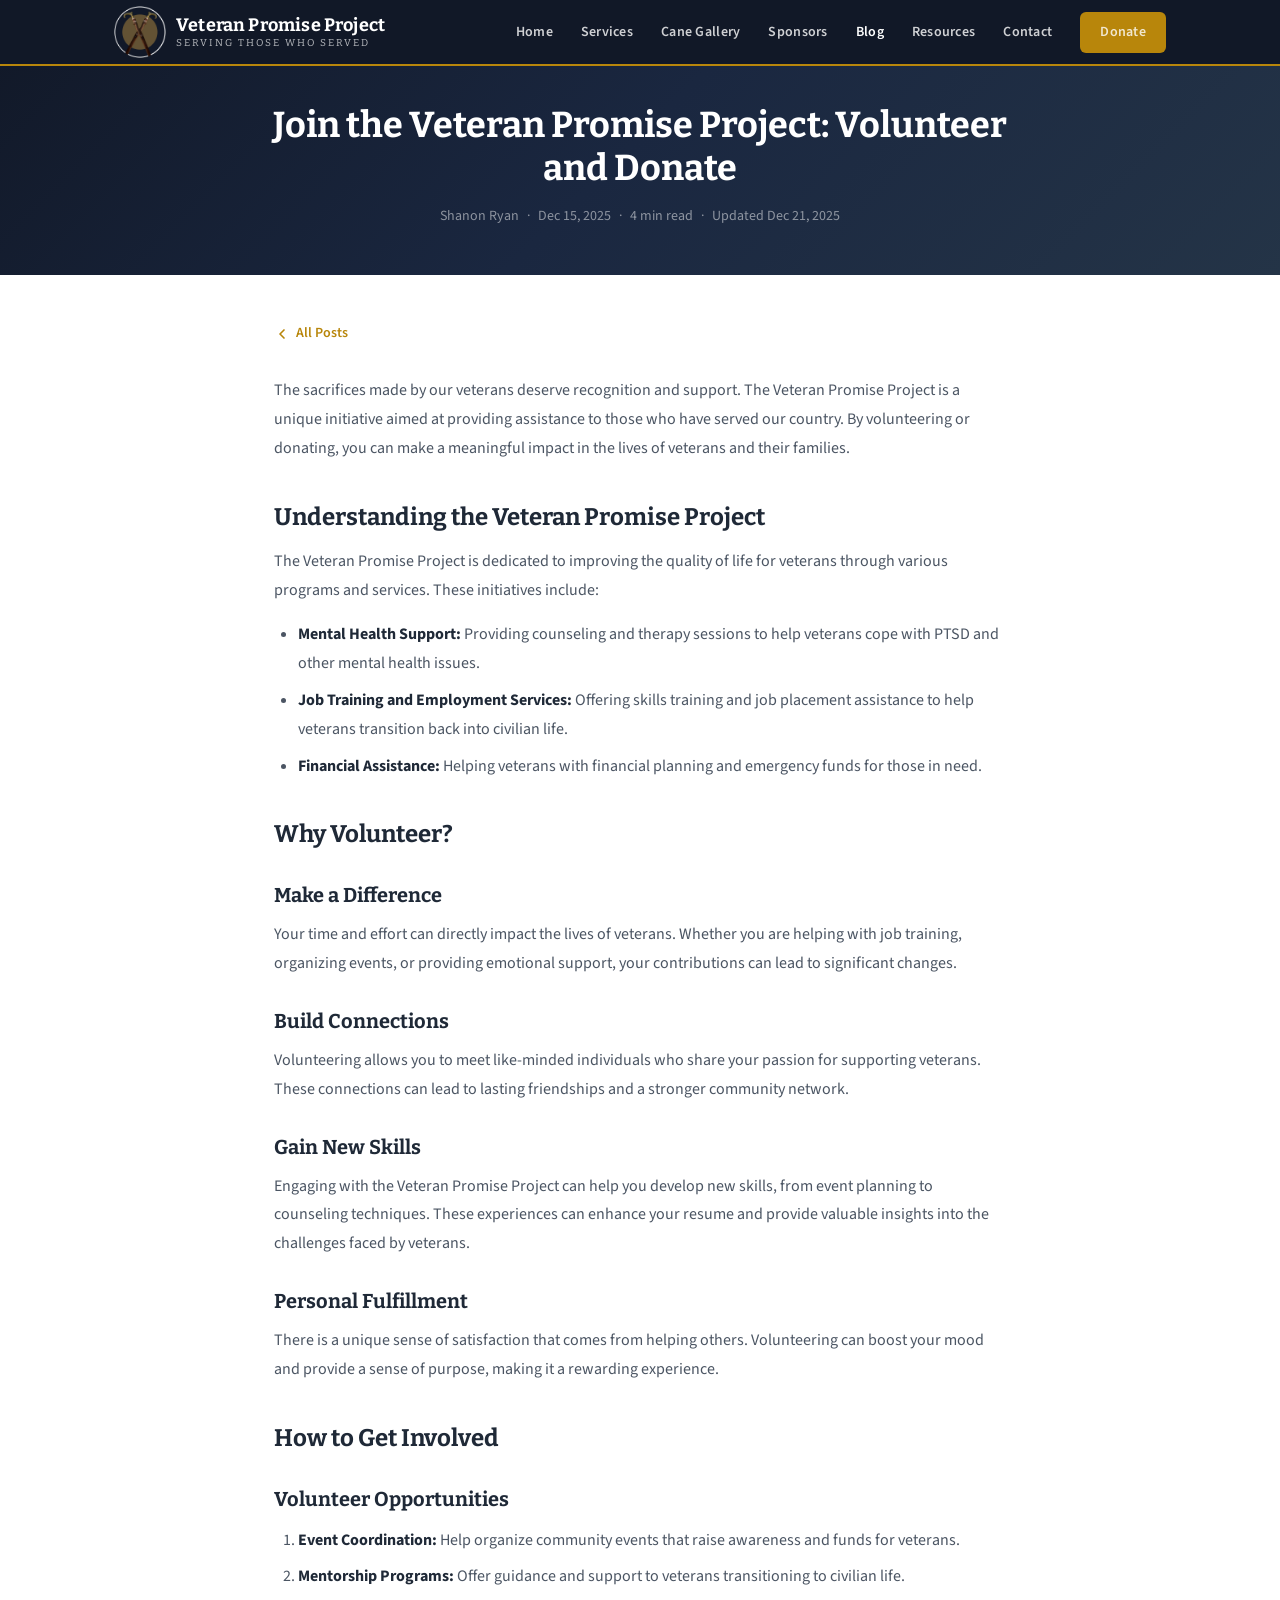
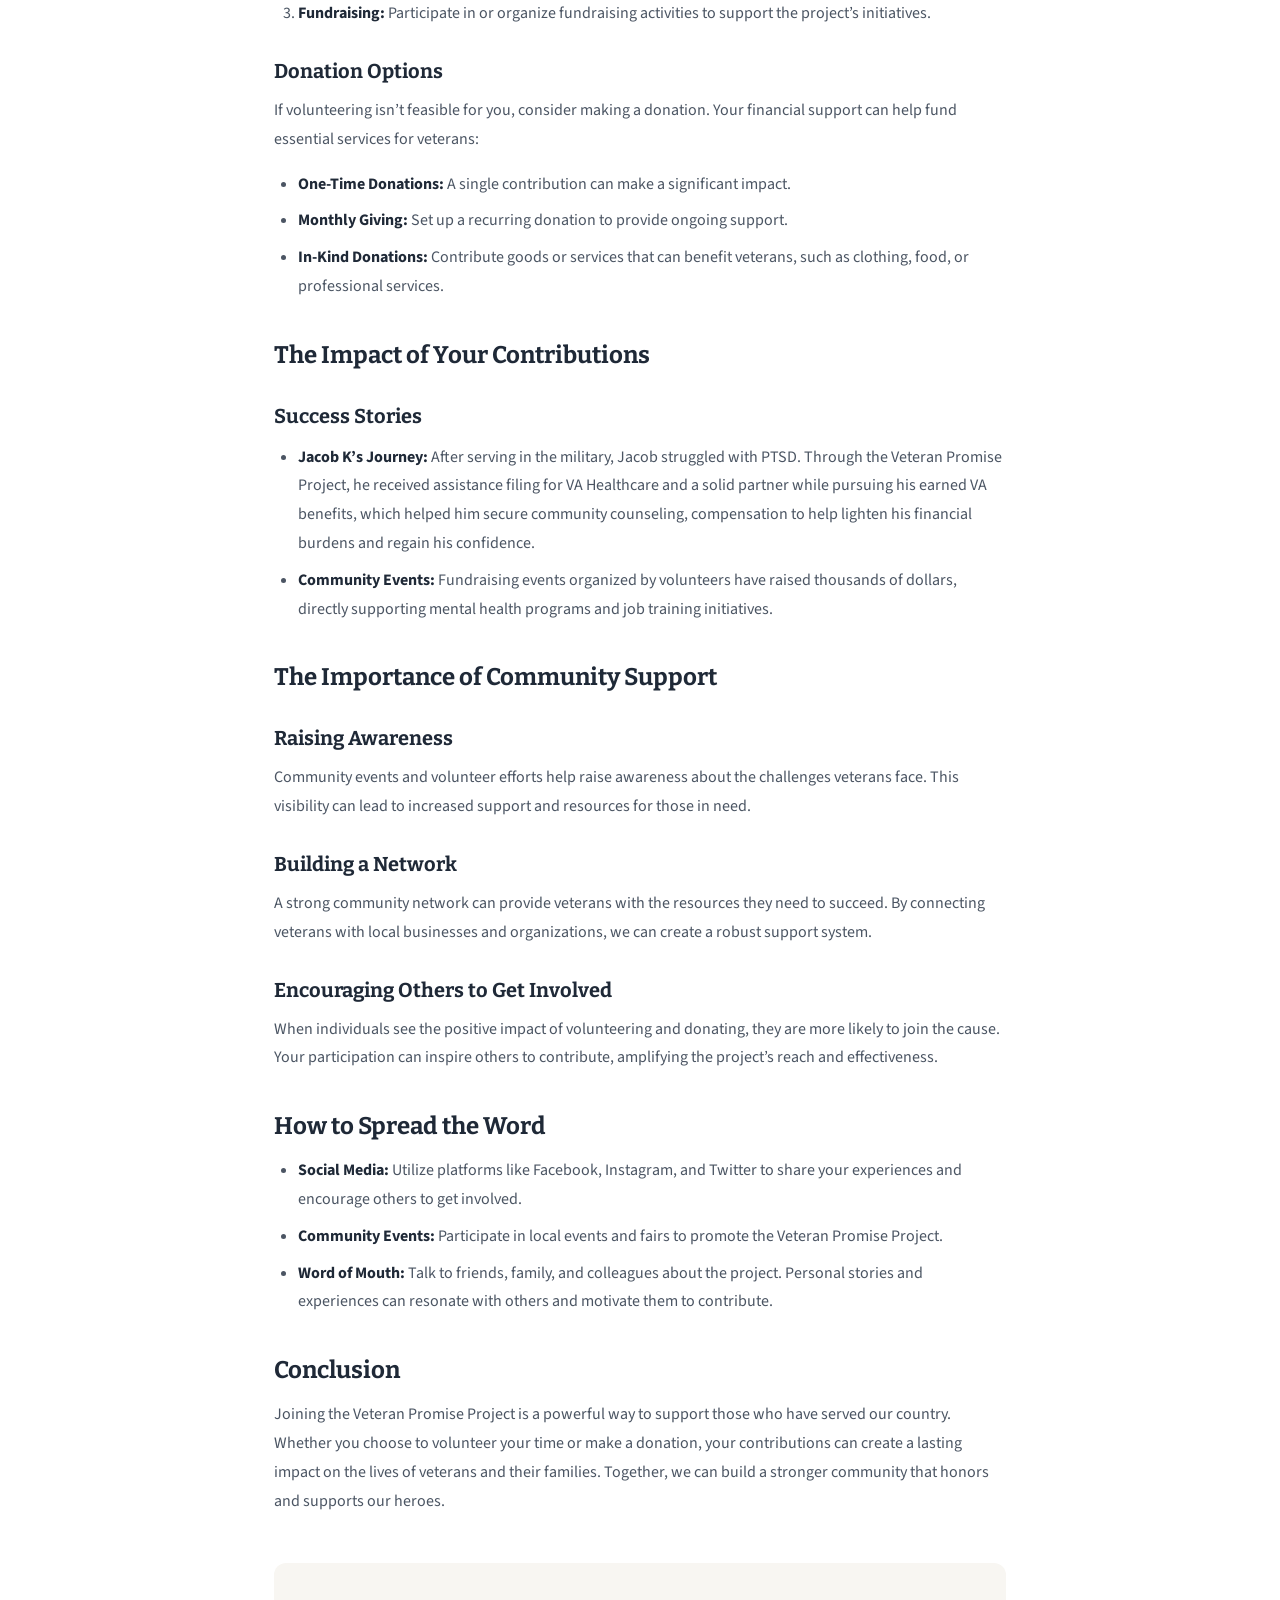
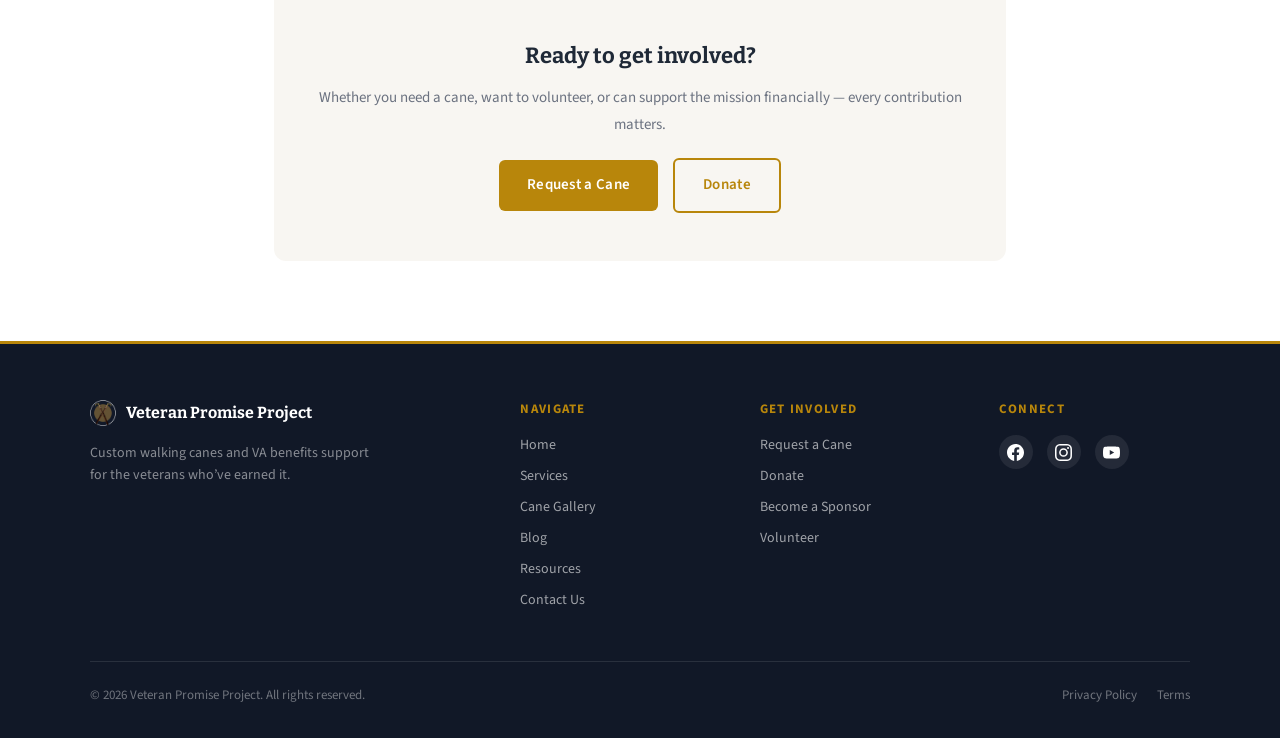
<file: post-volunteer-donate.html>
<!DOCTYPE html>
<html lang="en">
<head>
  <meta charset="UTF-8">
  <meta name="viewport" content="width=device-width, initial-scale=1.0">
  <title>Join the Veteran Promise Project: Volunteer and Donate | Veteran Promise Project</title>
  <meta name="description" content="How to volunteer and donate to the Veteran Promise Project to support veterans.">
  <link rel="preconnect" href="https://fonts.googleapis.com">
  <link rel="preconnect" href="https://fonts.gstatic.com" crossorigin>
  <link href="https://fonts.googleapis.com/css2?family=Bitter:wght@400;500;700&family=Source+Sans+3:wght@400;600;700&display=swap" rel="stylesheet">
  <link rel="stylesheet" href="styles.css">
  <style>
    .foot-social { display: flex; gap: 14px; margin-top: 4px; }
    .foot-social a { width: 34px; height: 34px; border-radius: 50%;
      display: flex; align-items: center; justify-content: center;
      background: rgba(255,255,255,.08); transition: background .2s; }
    .foot-social a:hover { background: var(--brass); }
    .foot-social svg { width: 17px; height: 17px; fill: #fff; }
  </style>
  <link rel="canonical" href="https://veteranpromiseproject.com/post-volunteer-donate.html">
  <link rel="icon" href="favicon.ico" sizes="any">
  <link rel="icon" type="image/png" sizes="32x32" href="favicon-32.png">
  <link rel="apple-touch-icon" href="apple-touch-icon.png">
  <meta property="og:title" content="Join the Veteran Promise Project: Volunteer and Donate | Veteran Promise Project">
  <meta property="og:description" content="Ways to support free canes and VA help for veterans.">
  <meta property="og:image" content="https://veteranpromiseproject.com/images/logo.png">
  <meta property="og:url" content="https://veteranpromiseproject.com/post-volunteer-donate.html">
  <meta property="og:type" content="article" >
  <meta name="twitter:card" content="summary_large_image">
  <style>
    .post-hero { background: linear-gradient(135deg, #111827 0%, #1a2740 50%, #243447 100%); padding: 104px 24px 48px; }
    .post-hero h1 { font-family: 'Bitter', serif; font-size: 36px; font-weight: 700; color: #fff; max-width: 780px; margin: 0 auto 16px; text-align: center; line-height: 1.2; }
    .post-meta { text-align: center; color: rgba(255,255,255,0.5); font-size: 14px; }
    .post-meta span { margin: 0 8px; }
    .post-body { max-width: 780px; margin: 0 auto; padding: 48px 24px 80px; }
    .post-body img { width: 100%; border-radius: 10px; margin: 24px 0; }
    .post-body h2 { font-family: 'Bitter', serif; font-size: 24px; font-weight: 700; color: #1F2937; margin: 36px 0 12px; }
    .post-body h3 { font-family: 'Bitter', serif; font-size: 20px; font-weight: 700; color: #1F2937; margin: 28px 0 10px; }
    .post-body p { font-size: 16px; color: #4B5563; line-height: 1.8; margin-bottom: 16px; }
    .post-body ul, .post-body ol { margin: 12px 0 20px 24px; color: #4B5563; line-height: 1.8; font-size: 16px; }
    .post-body li { margin-bottom: 8px; }
    .post-body em { color: #6B7280; }
    .post-body strong { color: #1F2937; }
    .post-back { display: inline-flex; align-items: center; gap: 6px; font-size: 14px; font-weight: 600; color: #B8860B; margin-bottom: 32px; }
    .post-back:hover { color: #9A7209; }
    .post-cta { text-align: center; padding: 48px 24px; background: #F8F6F2; border-radius: 12px; margin-top: 48px; }
    .post-cta h3 { font-family: 'Bitter', serif; font-size: 22px; margin-bottom: 12px; }
    .post-cta p { color: #6B7280; font-size: 15px; margin-bottom: 20px; }
    .recent-posts { display: grid; grid-template-columns: repeat(2, 1fr); gap: 20px; margin-top: 40px; padding-top: 40px; border-top: 1px solid #E5E7EB; }
    .recent-card { border: 1px solid #E5E7EB; border-radius: 8px; overflow: hidden; transition: box-shadow 0.2s; }
    .recent-card:hover { box-shadow: 0 2px 12px rgba(0,0,0,0.08); }
    .recent-card img { width: 100%; height: 140px; object-fit: cover; }
    .recent-card-body { padding: 16px; }
    .recent-card-body h4 { font-family: 'Bitter', serif; font-size: 15px; font-weight: 700; color: #1F2937; line-height: 1.3; }
    .recent-card-body span { font-size: 12px; color: #9CA3AF; display: block; margin-top: 6px; }
    @media (max-width: 600px) { .post-hero h1 { font-size: 26px; } .recent-posts { grid-template-columns: 1fr; } }
  </style>
</head>
<body>
  <nav class="navbar"><div class="navbar-inner">
    <a href="index.html" class="navbar-brand"><img src="images/logo.png" alt="Veteran Promise Project" width="52" height="52"><span style="display:flex;flex-direction:column;line-height:1.2;"><strong>Veteran Promise Project</strong><small style="font-size:10px;letter-spacing:2px;opacity:0.7;font-weight:400;">SERVING THOSE WHO SERVED</small></span></a>
    <div class="navbar-links"><a href="index.html">Home</a><a href="services.html">Services</a><a href="cane-gallery.html">Cane Gallery</a><a href="sponsors.html">Sponsors</a><a href="blog.html" class="nav-active">Blog</a><a href="resources.html">Resources</a><a href="contact.html">Contact</a><a href="donate.html" class="btn btn-primary btn-sm">Donate</a></div>
    <button class="mobile-toggle" onclick="toggleMenu()" aria-label="Menu"><svg id="menu-icon" width="24" height="24" viewBox="0 0 24 24" fill="none" stroke="#fff" stroke-width="2" stroke-linecap="round"><line x1="3" y1="6" x2="21" y2="6"/><line x1="3" y1="12" x2="21" y2="12"/><line x1="3" y1="18" x2="21" y2="18"/></svg><svg id="close-icon" width="24" height="24" viewBox="0 0 24 24" fill="none" stroke="#fff" stroke-width="2" stroke-linecap="round" style="display:none;"><line x1="18" y1="6" x2="6" y2="18"/><line x1="6" y1="6" x2="18" y2="18"/></svg></button>
  </div>
  <div class="mobile-menu" id="mobile-menu"><a href="index.html">Home</a><a href="services.html">Services</a><a href="cane-gallery.html">Cane Gallery</a><a href="sponsors.html">Sponsors</a><a href="blog.html">Blog</a><a href="resources.html">Resources</a><a href="contact.html">Contact</a><a href="donate.html" class="btn btn-primary" style="justify-content:center;margin-top:8px;">Donate</a></div></nav>

  <section class="post-hero">
    <div class="container">
      <h1>Join the Veteran Promise Project: Volunteer and Donate</h1>
      <div class="post-meta">Shanon Ryan<span>·</span>Dec 15, 2025<span>·</span>4 min read<span>·</span>Updated Dec 21, 2025</div>
    </div>
  </section>

  <article class="post-body">
    <a href="blog.html" class="post-back"><svg width="16" height="16" viewBox="0 0 24 24" fill="none" stroke="currentColor" stroke-width="2.5" stroke-linecap="round" stroke-linejoin="round"><polyline points="15,18 9,12 15,6"/></svg> All Posts</a>

    <p>The sacrifices made by our veterans deserve recognition and support. The Veteran Promise Project is a unique initiative aimed at providing assistance to those who have served our country. By volunteering or donating, you can make a meaningful impact in the lives of veterans and their families.</p>

    <h2>Understanding the Veteran Promise Project</h2>
    <p>The Veteran Promise Project is dedicated to improving the quality of life for veterans through various programs and services. These initiatives include:</p>
    <ul>
      <li><strong>Mental Health Support:</strong> Providing counseling and therapy sessions to help veterans cope with PTSD and other mental health issues.</li>
      <li><strong>Job Training and Employment Services:</strong> Offering skills training and job placement assistance to help veterans transition back into civilian life.</li>
      <li><strong>Financial Assistance:</strong> Helping veterans with financial planning and emergency funds for those in need.</li>
    </ul>

    <h2>Why Volunteer?</h2>

    <h3>Make a Difference</h3>
    <p>Your time and effort can directly impact the lives of veterans. Whether you are helping with job training, organizing events, or providing emotional support, your contributions can lead to significant changes.</p>

    <h3>Build Connections</h3>
    <p>Volunteering allows you to meet like-minded individuals who share your passion for supporting veterans. These connections can lead to lasting friendships and a stronger community network.</p>

    <h3>Gain New Skills</h3>
    <p>Engaging with the Veteran Promise Project can help you develop new skills, from event planning to counseling techniques. These experiences can enhance your resume and provide valuable insights into the challenges faced by veterans.</p>

    <h3>Personal Fulfillment</h3>
    <p>There is a unique sense of satisfaction that comes from helping others. Volunteering can boost your mood and provide a sense of purpose, making it a rewarding experience.</p>

    <h2>How to Get Involved</h2>

    <h3>Volunteer Opportunities</h3>
    <ol>
      <li><strong>Event Coordination:</strong> Help organize community events that raise awareness and funds for veterans.</li>
      <li><strong>Mentorship Programs:</strong> Offer guidance and support to veterans transitioning to civilian life.</li>
      <li><strong>Fundraising:</strong> Participate in or organize fundraising activities to support the project&rsquo;s initiatives.</li>
    </ol>

    <h3>Donation Options</h3>
    <p>If volunteering isn&rsquo;t feasible for you, consider making a donation. Your financial support can help fund essential services for veterans:</p>
    <ul>
      <li><strong>One-Time Donations:</strong> A single contribution can make a significant impact.</li>
      <li><strong>Monthly Giving:</strong> Set up a recurring donation to provide ongoing support.</li>
      <li><strong>In-Kind Donations:</strong> Contribute goods or services that can benefit veterans, such as clothing, food, or professional services.</li>
    </ul>

    <h2>The Impact of Your Contributions</h2>

    <h3>Success Stories</h3>
    <ul>
      <li><strong>Jacob K&rsquo;s Journey:</strong> After serving in the military, Jacob struggled with PTSD. Through the Veteran Promise Project, he received assistance filing for VA Healthcare and a solid partner while pursuing his earned VA benefits, which helped him secure community counseling, compensation to help lighten his financial burdens and regain his confidence.</li>
      <li><strong>Community Events:</strong> Fundraising events organized by volunteers have raised thousands of dollars, directly supporting mental health programs and job training initiatives.</li>
    </ul>

    <h2>The Importance of Community Support</h2>

    <h3>Raising Awareness</h3>
    <p>Community events and volunteer efforts help raise awareness about the challenges veterans face. This visibility can lead to increased support and resources for those in need.</p>

    <h3>Building a Network</h3>
    <p>A strong community network can provide veterans with the resources they need to succeed. By connecting veterans with local businesses and organizations, we can create a robust support system.</p>

    <h3>Encouraging Others to Get Involved</h3>
    <p>When individuals see the positive impact of volunteering and donating, they are more likely to join the cause. Your participation can inspire others to contribute, amplifying the project&rsquo;s reach and effectiveness.</p>

    <h2>How to Spread the Word</h2>
    <ul>
      <li><strong>Social Media:</strong> Utilize platforms like Facebook, Instagram, and Twitter to share your experiences and encourage others to get involved.</li>
      <li><strong>Community Events:</strong> Participate in local events and fairs to promote the Veteran Promise Project.</li>
      <li><strong>Word of Mouth:</strong> Talk to friends, family, and colleagues about the project. Personal stories and experiences can resonate with others and motivate them to contribute.</li>
    </ul>

    <h2>Conclusion</h2>
    <p>Joining the Veteran Promise Project is a powerful way to support those who have served our country. Whether you choose to volunteer your time or make a donation, your contributions can create a lasting impact on the lives of veterans and their families. Together, we can build a stronger community that honors and supports our heroes.</p>

    <div class="post-cta">
      <h3>Ready to get involved?</h3>
      <p>Whether you need a cane, want to volunteer, or can support the mission financially &mdash; every contribution matters.</p>
      <a href="request.html" class="btn btn-primary">Request a Cane</a>
      <a href="donate.html" class="btn btn-outline" style="margin-left:12px;">Donate</a>
    </div>
  </article>

  <footer class="site-footer"><div class="footer-grid">
    <div><div class="footer-brand"><img src="images/logo.png" alt="" width="26" height="26"><span>Veteran Promise Project</span></div><p class="footer-about">Custom walking canes and VA benefits support for the veterans who&rsquo;ve earned it.</p></div>
    <div class="footer-links"><div class="footer-heading">Navigate</div><a href="index.html">Home</a><a href="services.html">Services</a><a href="cane-gallery.html">Cane Gallery</a><a href="blog.html">Blog</a><a href="resources.html">Resources</a><a href="contact.html">Contact Us</a></div>
    <div class="footer-links"><div class="footer-heading">Get Involved</div><a href="request.html">Request a Cane</a><a href="donate.html">Donate</a><a href="contact.html">Become a Sponsor</a><a href="contact.html">Volunteer</a></div>
    <div class="footer-links"><div class="footer-heading">Connect</div><div class="foot-social" id="social"></div></div>
  </div><div class="footer-bottom"><div class="footer-copy">&copy; 2026 Veteran Promise Project. All rights reserved.</div><div class="footer-legal"><a href="#">Privacy Policy</a><a href="#">Terms</a></div></div></footer>
  <script>function toggleMenu(){const m=document.getElementById('mobile-menu'),a=document.getElementById('menu-icon'),b=document.getElementById('close-icon'),o=m.classList.toggle('open');a.style.display=o?'none':'block';b.style.display=o?'block':'none';}document.querySelectorAll('.mobile-menu a').forEach(l=>l.addEventListener('click',()=>{document.getElementById('mobile-menu').classList.remove('open');document.getElementById('menu-icon').style.display='block';document.getElementById('close-icon').style.display='none';}));</script>

<script src="canes.js"></script>
<script>renderSocial();</script>
</body>
</html>
</file>
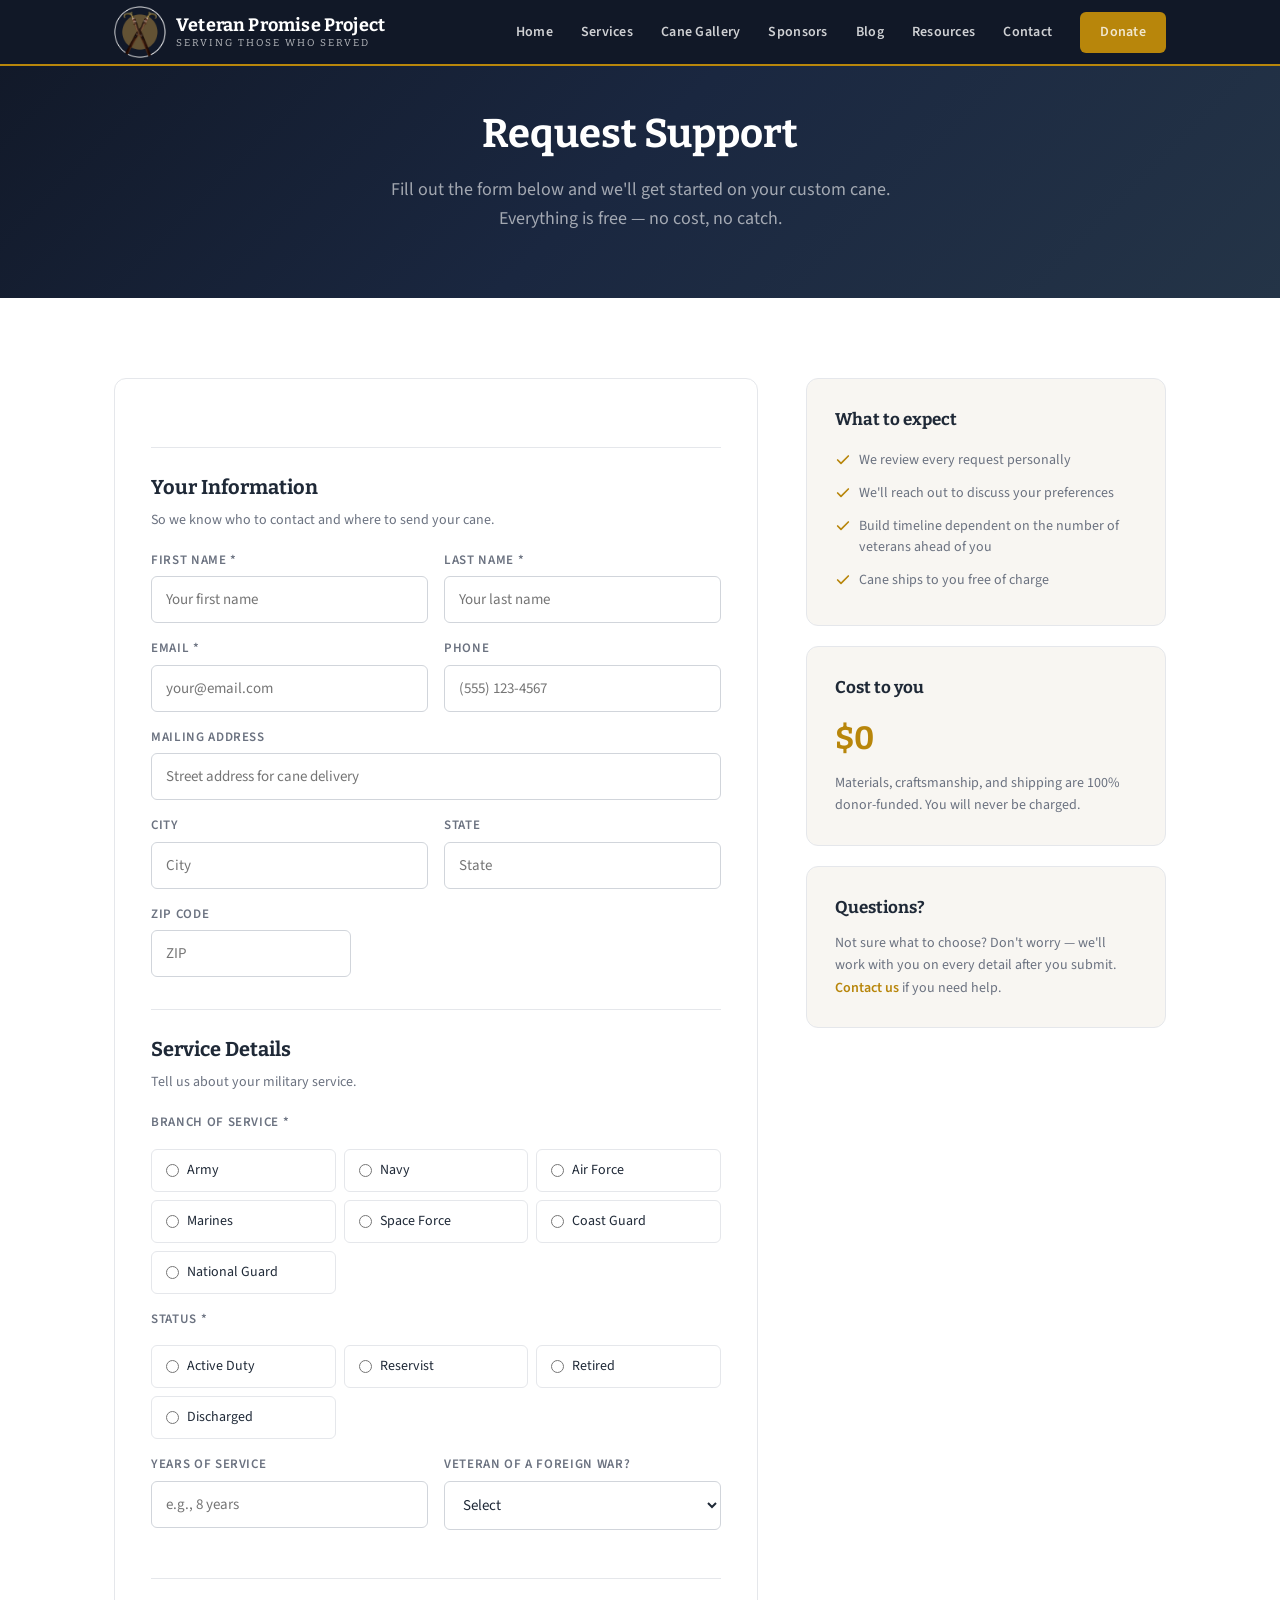
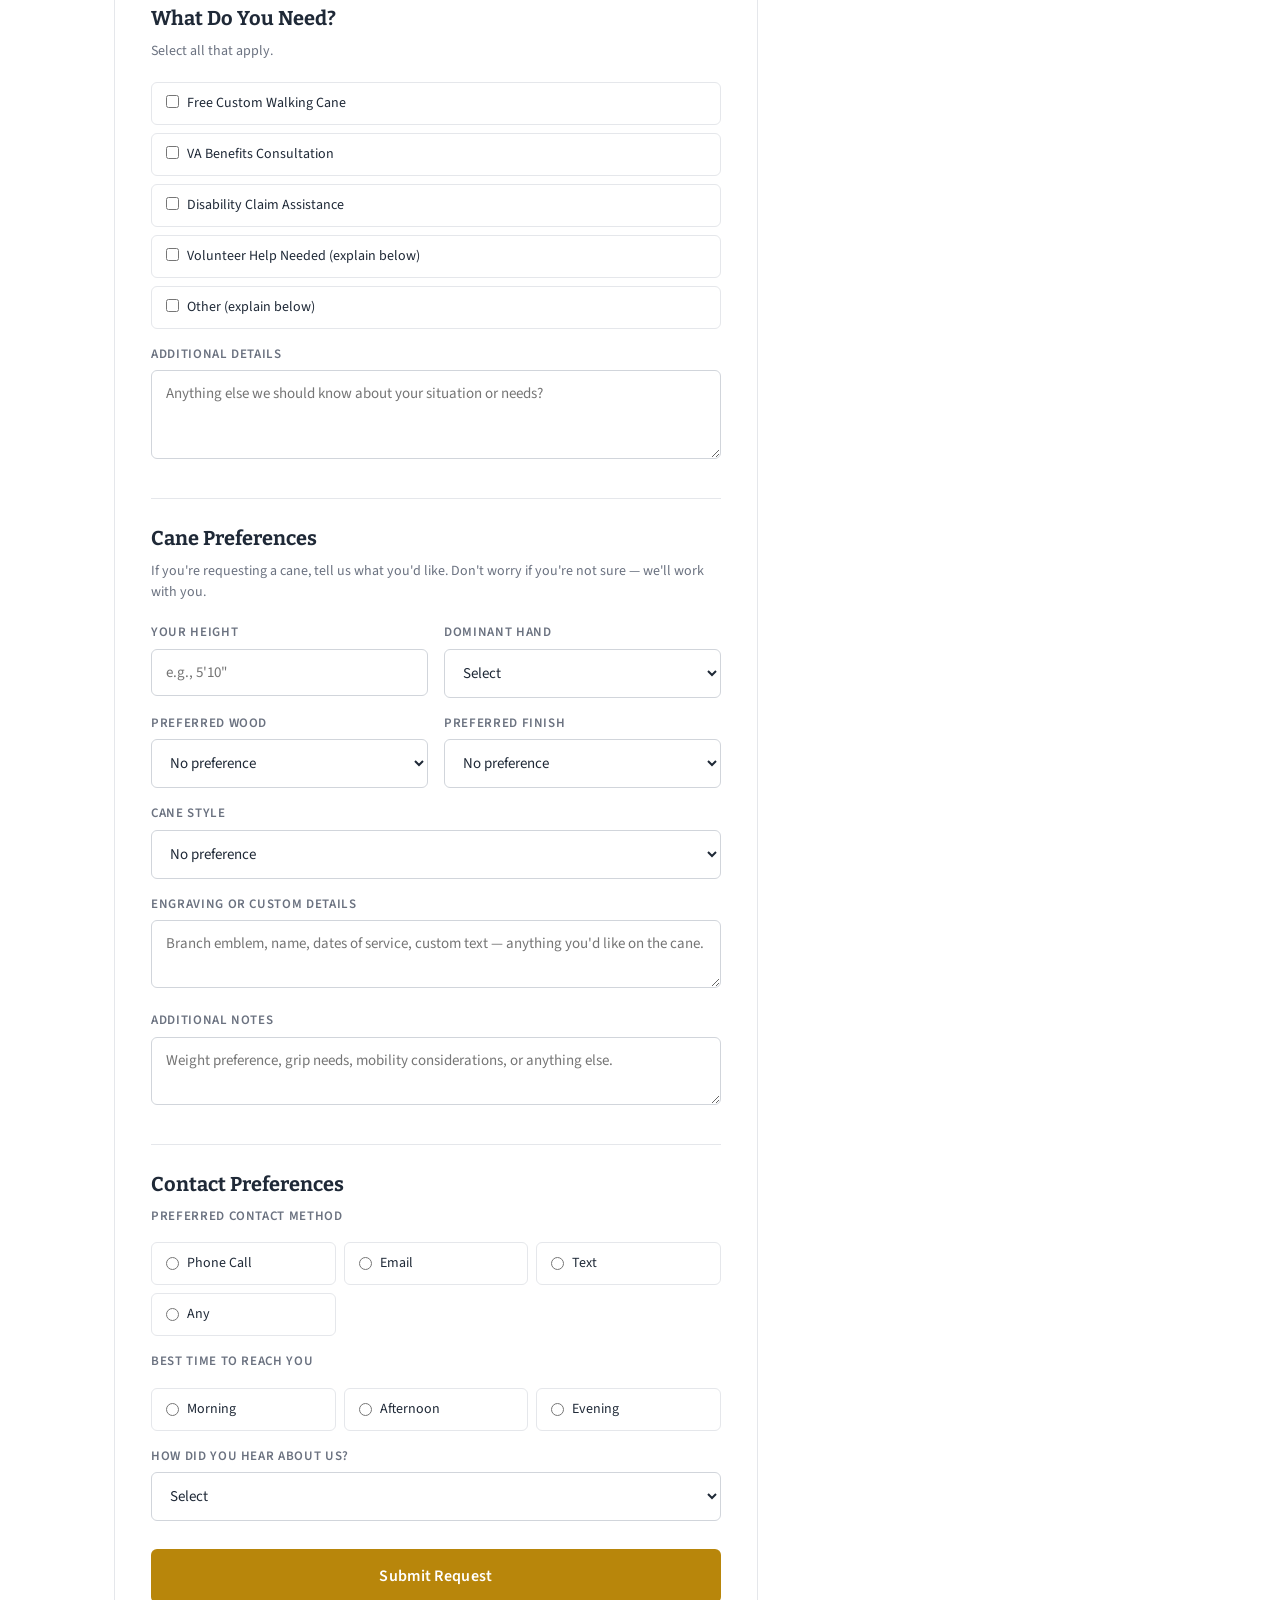
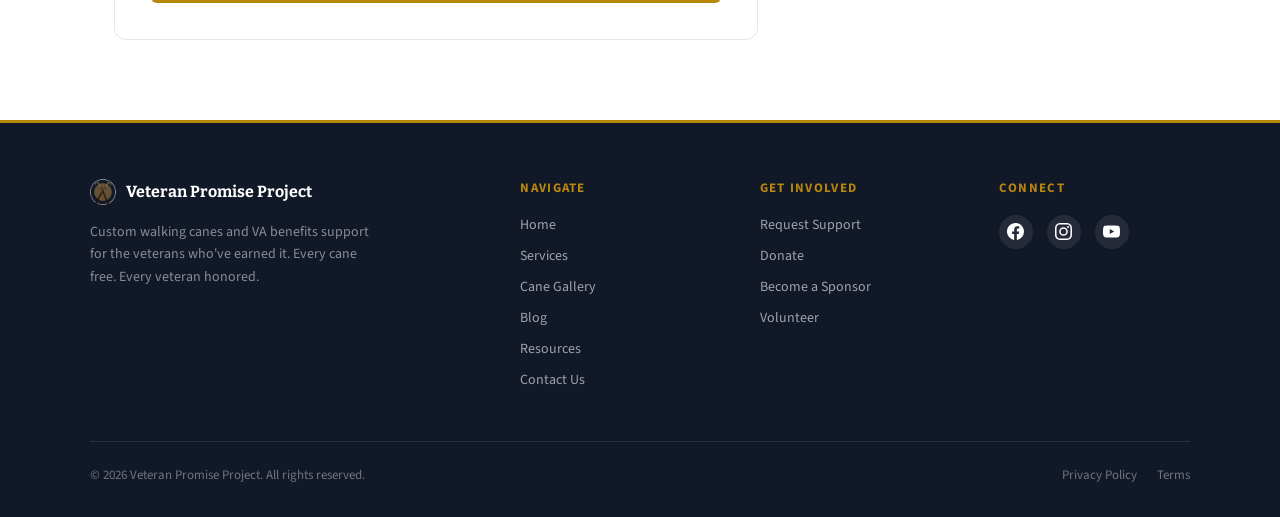
<file: request.html>
<!DOCTYPE html>
<html lang="en">
<head>
  <meta charset="UTF-8">
  <meta name="viewport" content="width=device-width, initial-scale=1.0">
  <title>Request Support | Veteran Promise Project</title>
  <meta name="description" content="Request a free custom walking cane. Fill out the veteran intake form and we'll get started on your handcrafted cane.">
  <link rel="preconnect" href="https://fonts.googleapis.com">
  <link rel="preconnect" href="https://fonts.gstatic.com" crossorigin>
  <link href="https://fonts.googleapis.com/css2?family=Bitter:wght@400;500;700&family=Source+Sans+3:wght@400;600;700&display=swap" rel="stylesheet">
  <link rel="stylesheet" href="styles.css">
  <style>
    .foot-social { display: flex; gap: 14px; margin-top: 4px; }
    .foot-social a { width: 34px; height: 34px; border-radius: 50%;
      display: flex; align-items: center; justify-content: center;
      background: rgba(255,255,255,.08); transition: background .2s; }
    .foot-social a:hover { background: var(--brass); }
    .foot-social svg { width: 17px; height: 17px; fill: #fff; }
  </style>
  <link rel="canonical" href="https://veteranpromiseproject.com/request.html">
  <link rel="icon" href="favicon.ico" sizes="any">
  <link rel="icon" type="image/png" sizes="32x32" href="favicon-32.png">
  <link rel="apple-touch-icon" href="apple-touch-icon.png">
  <meta property="og:title" content="Request Support | Veteran Promise Project">
  <meta property="og:description" content="Request a free handcrafted walking cane or help navigating VA benefits.">
  <meta property="og:image" content="https://veteranpromiseproject.com/images/canes/cane-06.jpg">
  <meta property="og:url" content="https://veteranpromiseproject.com/request.html">
  <meta property="og:type" content="article" >
  <meta name="twitter:card" content="summary_large_image">
  <style>
    .intake-layout { display: grid; grid-template-columns: 1fr 360px; gap: 48px; align-items: start; }
    .intake-form { background: #fff; border: 1px solid #E5E7EB; border-radius: 12px; padding: 36px; }
    .intake-sidebar { position: sticky; top: 120px; }
    .intake-sidebar-card {
      background: var(--warm-bg); border: 1px solid #E5E7EB; border-radius: 12px;
      padding: 28px; margin-bottom: 20px;
    }
    .intake-sidebar-card h4 {
      font-family: 'Bitter', serif; font-size: 17px; font-weight: 700;
      margin-bottom: 12px; color: var(--dark-text);
    }
    .intake-sidebar-card p { font-size: 14px; color: var(--muted); line-height: 1.6; margin: 0; }
    .intake-sidebar-card ul {
      list-style: none; padding: 0; margin: 12px 0 0;
    }
    .intake-sidebar-card li {
      font-size: 14px; color: var(--muted); padding: 6px 0;
      display: flex; align-items: flex-start; gap: 8px;
    }
    .intake-sidebar-card li svg { flex-shrink: 0; margin-top: 2px; }
    .form-section-title {
      font-family: 'Bitter', serif; font-size: 20px; font-weight: 700;
      color: var(--dark-text); margin: 32px 0 8px; padding-top: 24px;
      border-top: 1px solid #E5E7EB;
    }
    .form-section-title:first-of-type { margin-top: 0; border-top: none; padding-top: 0; }
    .form-section-desc { font-size: 14px; color: var(--muted); margin-bottom: 20px; }
    .radio-grid { display: grid; grid-template-columns: repeat(auto-fill, minmax(150px, 1fr)); gap: 8px; margin-bottom: 16px; }
    .radio-option {
      display: flex; align-items: center; gap: 8px; padding: 10px 14px;
      border: 1px solid #E5E7EB; border-radius: 6px; cursor: pointer;
      font-size: 14px; color: var(--dark-text); transition: all 0.15s;
    }
    .radio-option:hover { border-color: #B8860B; background: rgba(184,134,11,0.04); }
    .radio-option input { accent-color: #B8860B; }
    .checkbox-grid { display: grid; grid-template-columns: 1fr; gap: 8px; margin-bottom: 16px; }
    .checkbox-option {
      display: flex; align-items: flex-start; gap: 8px; padding: 10px 14px;
      border: 1px solid #E5E7EB; border-radius: 6px; cursor: pointer;
      font-size: 14px; color: var(--dark-text); transition: all 0.15s;
    }
    .checkbox-option:hover { border-color: #B8860B; background: rgba(184,134,11,0.04); }
    .checkbox-option input { accent-color: #B8860B; margin-top: 2px; }
    .form-note {
      font-size: 13px; color: var(--muted); font-style: italic; margin-top: -8px; margin-bottom: 16px;
    }
    @media (max-width: 768px) {
      .intake-layout { grid-template-columns: 1fr; }
      .intake-sidebar { position: static; order: -1; }
      .radio-grid { grid-template-columns: 1fr 1fr; }
    }
  </style>
</head>
<body>

  <nav class="navbar">
    <div class="navbar-inner">
      <a href="index.html" class="navbar-brand">
        <img src="images/logo.png" alt="Veteran Promise Project" width="52" height="52">
        <span style="display:flex;flex-direction:column;line-height:1.2;"><strong>Veteran Promise Project</strong><small style="font-size:10px;letter-spacing:2px;opacity:0.7;font-weight:400;">SERVING THOSE WHO SERVED</small></span>
      </a>
      <div class="navbar-links">
        <a href="index.html">Home</a>
        <a href="services.html">Services</a>
        <a href="cane-gallery.html">Cane Gallery</a>
        <a href="sponsors.html">Sponsors</a>
        <a href="blog.html">Blog</a>
        <a href="resources.html">Resources</a>
        <a href="contact.html">Contact</a>
        <a href="donate.html" class="btn btn-primary btn-sm">Donate</a>
      </div>
      <button class="mobile-toggle" onclick="toggleMenu()" aria-label="Toggle menu">
        <svg id="menu-icon" width="24" height="24" viewBox="0 0 24 24" fill="none" stroke="#fff" stroke-width="2" stroke-linecap="round"><line x1="3" y1="6" x2="21" y2="6"/><line x1="3" y1="12" x2="21" y2="12"/><line x1="3" y1="18" x2="21" y2="18"/></svg>
        <svg id="close-icon" width="24" height="24" viewBox="0 0 24 24" fill="none" stroke="#fff" stroke-width="2" stroke-linecap="round" style="display:none;"><line x1="18" y1="6" x2="6" y2="18"/><line x1="6" y1="6" x2="18" y2="18"/></svg>
      </button>
    </div>
    <div class="mobile-menu" id="mobile-menu">
      <a href="index.html">Home</a><a href="services.html">Services</a><a href="cane-gallery.html">Cane Gallery</a><a href="sponsors.html">Sponsors</a><a href="blog.html">Blog</a><a href="resources.html">Resources</a><a href="contact.html">Contact</a><a href="donate.html" class="btn btn-primary" style="justify-content:center;margin-top:8px;">Donate</a>
    </div>
  </nav>

  <section class="page-hero">
    <div class="container">
      <h1>Request Support</h1>
      <p class="page-hero-sub">Fill out the form below and we'll get started on your custom cane. Everything is free — no cost, no catch.</p>
    </div>
  </section>

  <section class="section">
    <div class="container">
      <div class="intake-layout">
        <div class="intake-form">
          <form id="intakeForm" autocomplete="on">

            <!-- Anti-spam honeypot: hidden from people, bots fill it and get silently dropped. Do not remove. -->
            <div aria-hidden="true" style="position:absolute;left:-9999px;top:auto;width:1px;height:1px;overflow:hidden;">
              <label>Website</label>
              <input type="text" name="website" tabindex="-1" autocomplete="off">
            </div>

            <div class="form-section-title">Your Information</div>
            <div class="form-section-desc">So we know who to contact and where to send your cane.</div>

            <div class="form-row">
              <div class="form-group"><label>First Name *</label><input type="text" name="firstName" placeholder="Your first name" required></div>
              <div class="form-group"><label>Last Name *</label><input type="text" name="lastName" placeholder="Your last name" required></div>
            </div>
            <div class="form-row">
              <div class="form-group"><label>Email *</label><input type="email" name="emailAddress" placeholder="your@email.com" required></div>
              <div class="form-group"><label>Phone</label><input type="tel" name="phoneNumber" placeholder="(555) 123-4567"></div>
            </div>
            <div class="form-group"><label>Mailing Address</label><input type="text" name="address" placeholder="Street address for cane delivery"></div>
            <div class="form-row">
              <div class="form-group"><label>City</label><input type="text" name="city" placeholder="City"></div>
              <div class="form-group"><label>State</label><input type="text" name="state" placeholder="State"></div>
            </div>
            <div class="form-group" style="max-width:200px;"><label>ZIP Code</label><input type="text" name="zip" placeholder="ZIP"></div>

            <div class="form-section-title">Service Details</div>
            <div class="form-section-desc">Tell us about your military service.</div>

            <div class="form-group"><label>Branch of Service *</label></div>
            <div class="radio-grid">
              <label class="radio-option"><input type="radio" name="branch" value="army"> Army</label>
              <label class="radio-option"><input type="radio" name="branch" value="navy"> Navy</label>
              <label class="radio-option"><input type="radio" name="branch" value="airforce"> Air Force</label>
              <label class="radio-option"><input type="radio" name="branch" value="marines"> Marines</label>
              <label class="radio-option"><input type="radio" name="branch" value="spaceforce"> Space Force</label>
              <label class="radio-option"><input type="radio" name="branch" value="coastguard"> Coast Guard</label>
              <label class="radio-option"><input type="radio" name="branch" value="guard"> National Guard</label>
            </div>

            <div class="form-group"><label>Status *</label></div>
            <div class="radio-grid">
              <label class="radio-option"><input type="radio" name="status" value="active"> Active Duty</label>
              <label class="radio-option"><input type="radio" name="status" value="reserve"> Reservist</label>
              <label class="radio-option"><input type="radio" name="status" value="retired"> Retired</label>
              <label class="radio-option"><input type="radio" name="status" value="discharged"> Discharged</label>
            </div>

            <div class="form-row">
              <div class="form-group"><label>Years of Service</label><input type="text" name="years" placeholder="e.g., 8 years"></div>
              <div class="form-group"><label>Veteran of a Foreign War?</label>
                <select name="veteran"><option value="">Select</option><option>Yes</option><option>No</option></select>
              </div>
            </div>

            <div class="form-section-title">What Do You Need?</div>
            <div class="form-section-desc">Select all that apply.</div>

            <div class="checkbox-grid">
              <label class="checkbox-option"><input type="checkbox"> Free Custom Walking Cane</label>
              <label class="checkbox-option"><input type="checkbox"> VA Benefits Consultation</label>
              <label class="checkbox-option"><input type="checkbox"> Disability Claim Assistance</label>
              <label class="checkbox-option"><input type="checkbox"> Volunteer Help Needed (explain below)</label>
              <label class="checkbox-option"><input type="checkbox"> Other (explain below)</label>
            </div>

            <div class="form-group"><label>Additional Details</label><textarea name="notes" rows="3" placeholder="Anything else we should know about your situation or needs?"></textarea></div>

            <div class="form-section-title">Cane Preferences</div>
            <div class="form-section-desc">If you're requesting a cane, tell us what you'd like. Don't worry if you're not sure — we'll work with you.</div>

            <div class="form-row">
              <div class="form-group"><label>Your Height</label><input type="text" name="caneHeight" placeholder="e.g., 5'10&quot;"></div>
              <div class="form-group"><label>Dominant Hand</label>
                <select name="caneWeight"><option value="">Select</option><option>Right</option><option>Left</option><option>Either</option></select>
              </div>
            </div>
            <div class="form-row">
              <div class="form-group"><label>Preferred Wood</label>
                <select name="caneWood"><option value="">No preference</option><option>Mahogany</option><option>Black Walnut</option><option>Red Oak</option><option>White Oak</option><option>Maple</option><option>Other (note below)</option></select>
              </div>
              <div class="form-group"><label>Preferred Finish</label>
                <select name="caneStyle"><option value="">No preference</option><option>Danish Oil</option><option>Tung Oil</option><option>Polyurethane</option><option>Other (note below)</option></select>
              </div>
            </div>
            <div class="form-group"><label>Cane Style</label>
              <select name="caneHand"><option value="">No preference</option><option>Straight / Standard</option><option>Crook Handle</option><option>Derby Handle</option><option>Branch Style</option><option>Other (note below)</option></select>
            </div>
            <div class="form-group"><label>Engraving or Custom Details</label><textarea name="caneEngraving" rows="2" placeholder="Branch emblem, name, dates of service, custom text — anything you'd like on the cane."></textarea></div>
            <div class="form-group"><label>Additional Notes</label><textarea name="caneNotes" rows="2" placeholder="Weight preference, grip needs, mobility considerations, or anything else."></textarea></div>

            <div class="form-section-title">Contact Preferences</div>

            <div class="form-group"><label>Preferred Contact Method</label></div>
            <div class="radio-grid">
              <label class="radio-option"><input type="radio" name="contact" value="phone"> Phone Call</label>
              <label class="radio-option"><input type="radio" name="contact" value="email"> Email</label>
              <label class="radio-option"><input type="radio" name="contact" value="text"> Text</label>
              <label class="radio-option"><input type="radio" name="contact" value="any"> Any</label>
            </div>

            <div class="form-group"><label>Best Time to Reach You</label></div>
            <div class="radio-grid">
              <label class="radio-option"><input type="radio" name="time" value="morning"> Morning</label>
              <label class="radio-option"><input type="radio" name="time" value="afternoon"> Afternoon</label>
              <label class="radio-option"><input type="radio" name="time" value="evening"> Evening</label>
            </div>

            <div class="form-group"><label>How Did You Hear About Us?</label>
              <select name="hear"><option value="">Select</option><option>Met in Person</option><option>Friend or Family Member</option><option>Other Recipient</option><option>Social Media</option><option>Internet Search</option><option>Other</option></select>
            </div>

            <button type="submit" class="btn btn-primary" style="width:100%;justify-content:center;margin-top:12px;padding:16px 28px;font-size:16px;">Submit Request</button>

            <div id="submit-msg" style="display:none;margin-top:20px;padding:16px;border-radius:8px;font-size:15px;text-align:center;line-height:1.6;"></div>
          </form>
        </div>

        <div class="intake-sidebar">
          <div class="intake-sidebar-card">
            <h4>What to expect</h4>
            <ul>
              <li><svg width="16" height="16" viewBox="0 0 24 24" fill="none" stroke="#B8860B" stroke-width="2.5" stroke-linecap="round" stroke-linejoin="round"><polyline points="20,6 9,17 4,12"/></svg> <span>We review every request personally</span></li>
              <li><svg width="16" height="16" viewBox="0 0 24 24" fill="none" stroke="#B8860B" stroke-width="2.5" stroke-linecap="round" stroke-linejoin="round"><polyline points="20,6 9,17 4,12"/></svg> <span>We'll reach out to discuss your preferences</span></li>
              <li><svg width="16" height="16" viewBox="0 0 24 24" fill="none" stroke="#B8860B" stroke-width="2.5" stroke-linecap="round" stroke-linejoin="round"><polyline points="20,6 9,17 4,12"/></svg> <span>Build timeline dependent on the number of veterans ahead of you</span></li>
              <li><svg width="16" height="16" viewBox="0 0 24 24" fill="none" stroke="#B8860B" stroke-width="2.5" stroke-linecap="round" stroke-linejoin="round"><polyline points="20,6 9,17 4,12"/></svg> <span>Cane ships to you free of charge</span></li>
            </ul>
          </div>
          <div class="intake-sidebar-card">
            <h4>Cost to you</h4>
            <p style="font-size:32px;font-weight:700;color:#B8860B;font-family:'Bitter',serif;margin:8px 0;">$0</p>
            <p>Materials, craftsmanship, and shipping are 100% donor-funded. You will never be charged.</p>
          </div>
          <div class="intake-sidebar-card">
            <h4>Questions?</h4>
            <p>Not sure what to choose? Don't worry — we'll work with you on every detail after you submit. <a href="contact.html" style="color:#B8860B;font-weight:600;">Contact us</a> if you need help.</p>
          </div>
        </div>
      </div>
    </div>
  </section>

  <footer class="site-footer">
    <div class="footer-grid">
      <div>
        <div class="footer-brand">
          <img src="images/logo.png" alt="" width="26" height="26">
          <span>Veteran Promise Project</span>
        </div>
        <p class="footer-about">Custom walking canes and VA benefits support for the veterans who've earned it. Every cane free. Every veteran honored.</p>
      </div>
      <div class="footer-links"><div class="footer-heading">Navigate</div><a href="index.html">Home</a><a href="services.html">Services</a><a href="cane-gallery.html">Cane Gallery</a><a href="blog.html">Blog</a><a href="resources.html">Resources</a><a href="contact.html">Contact Us</a></div>
      <div class="footer-links"><div class="footer-heading">Get Involved</div><a href="request.html">Request Support</a><a href="donate.html">Donate</a><a href="contact.html">Become a Sponsor</a><a href="contact.html">Volunteer</a></div>
      <div class="footer-links"><div class="footer-heading">Connect</div><div class="foot-social" id="social"></div></div>
    </div>
    <div class="footer-bottom"><div class="footer-copy">&copy; 2026 Veteran Promise Project. All rights reserved.</div><div class="footer-legal"><a href="#">Privacy Policy</a><a href="#">Terms</a></div></div>
  </footer>

  <script>
    function toggleMenu(){const m=document.getElementById('mobile-menu'),a=document.getElementById('menu-icon'),b=document.getElementById('close-icon'),o=m.classList.toggle('open');a.style.display=o?'none':'block';b.style.display=o?'block':'none';}
    document.querySelectorAll('.mobile-menu a').forEach(l=>l.addEventListener('click',()=>{document.getElementById('mobile-menu').classList.remove('open');document.getElementById('menu-icon').style.display='block';document.getElementById('close-icon').style.display='none';}));
  </script>

<script>
// ===== CONFIGURATION =====
const SUBMIT_ENDPOINT = 'https://services.veteranpromiseproject.com/_functions/submitIntake';

// Time-trap: stamp when the form became ready. The backend rejects submits that
// arrive implausibly fast (a human can't fill the form in seconds — a bot can).
var FORM_LOADED_AT = Date.now();

// Contact details assembled at runtime so the page source carries no harvestable
// address or number — a scraper reading the raw HTML finds only split fragments.
var CONTACT_EMAIL = ['ryan', 'veteranpromiseproject.com'].join('@');
var _ph = ['903', '444', '1214'];
var CONTACT_PHONE_TEL = _ph.join('');
var CONTACT_PHONE_DISPLAY = '(' + _ph[0] + ') ' + _ph[1] + '-' + _ph[2];

document.getElementById('intakeForm').addEventListener('submit', async function(e) {
  e.preventDefault();
  
  const btn = this.querySelector('button[type="submit"]');
  const msg = document.getElementById('submit-msg');
  const originalText = btn.textContent;
  
  btn.textContent = 'Submitting...';
  btn.disabled = true;
  msg.style.display = 'none';
  
  // Collect all named fields
  const fd = new FormData(this);
  const formData = { formSource: 'Request Support' };
  fd.forEach((value, key) => { formData[key] = value; });
  
  // Collect radio buttons (branch, status, contact, time)
  const branch = this.querySelector('input[name="branch"]:checked');
  if (branch) formData.branch = branch.parentElement.textContent.trim();
  const status = this.querySelector('input[name="status"]:checked');
  if (status) formData.status = status.parentElement.textContent.trim();
  const contact = this.querySelector('input[name="contact"]:checked');
  if (contact) formData.contactMethod = contact.parentElement.textContent.trim();
  const time = this.querySelector('input[name="time"]:checked');
  if (time) formData.bestTime = time.parentElement.textContent.trim();
  
  // Collect checkboxes (assistance needed)
  const checks = this.querySelectorAll('.checkbox-grid input[type="checkbox"]:checked');
  const needs = [];
  checks.forEach(c => needs.push(c.parentElement.textContent.trim()));
  if (needs.length) formData.assistance = needs.join(', ');

  // Time elapsed from form-ready to submit (backend rejects implausibly fast submits)
  formData.elapsedMs = Date.now() - FORM_LOADED_AT;

  try {
    const response = await fetch(SUBMIT_ENDPOINT, {
      method: 'POST',
      headers: { 'Content-Type': 'application/json' },
      body: JSON.stringify(formData)
    });
    
    const result = await response.json();
    
    if (response.ok && result.success) {
      msg.style.background = '#F0FDF4';
      msg.style.border = '1px solid #86EFAC';
      msg.style.color = '#166534';
      msg.innerHTML = "<strong>Request submitted!</strong> Ryan will review your request and reach out personally.";
      msg.style.display = 'block';
      this.reset();
    } else {
      throw new Error(result.error || 'Submission failed');
    }
  } catch (error) {
    msg.style.background = '#FEF2F2';
    msg.style.border = '1px solid #FCA5A5';
    msg.style.color = '#991B1B';
    msg.innerHTML = 'Something went wrong. Please call <a href="tel:' + CONTACT_PHONE_TEL + '" style="color:#991B1B;font-weight:600;">' + CONTACT_PHONE_DISPLAY + '</a> or email <a href="mailto:' + CONTACT_EMAIL + '" style="color:#991B1B;font-weight:600;">' + CONTACT_EMAIL + '</a> directly.';
    msg.style.display = 'block';
  } finally {
    btn.textContent = originalText;
    btn.disabled = false;
  }
});
</script>

<script src="canes.js"></script>
<script>renderSocial();</script>
</body>
</html>
</file>
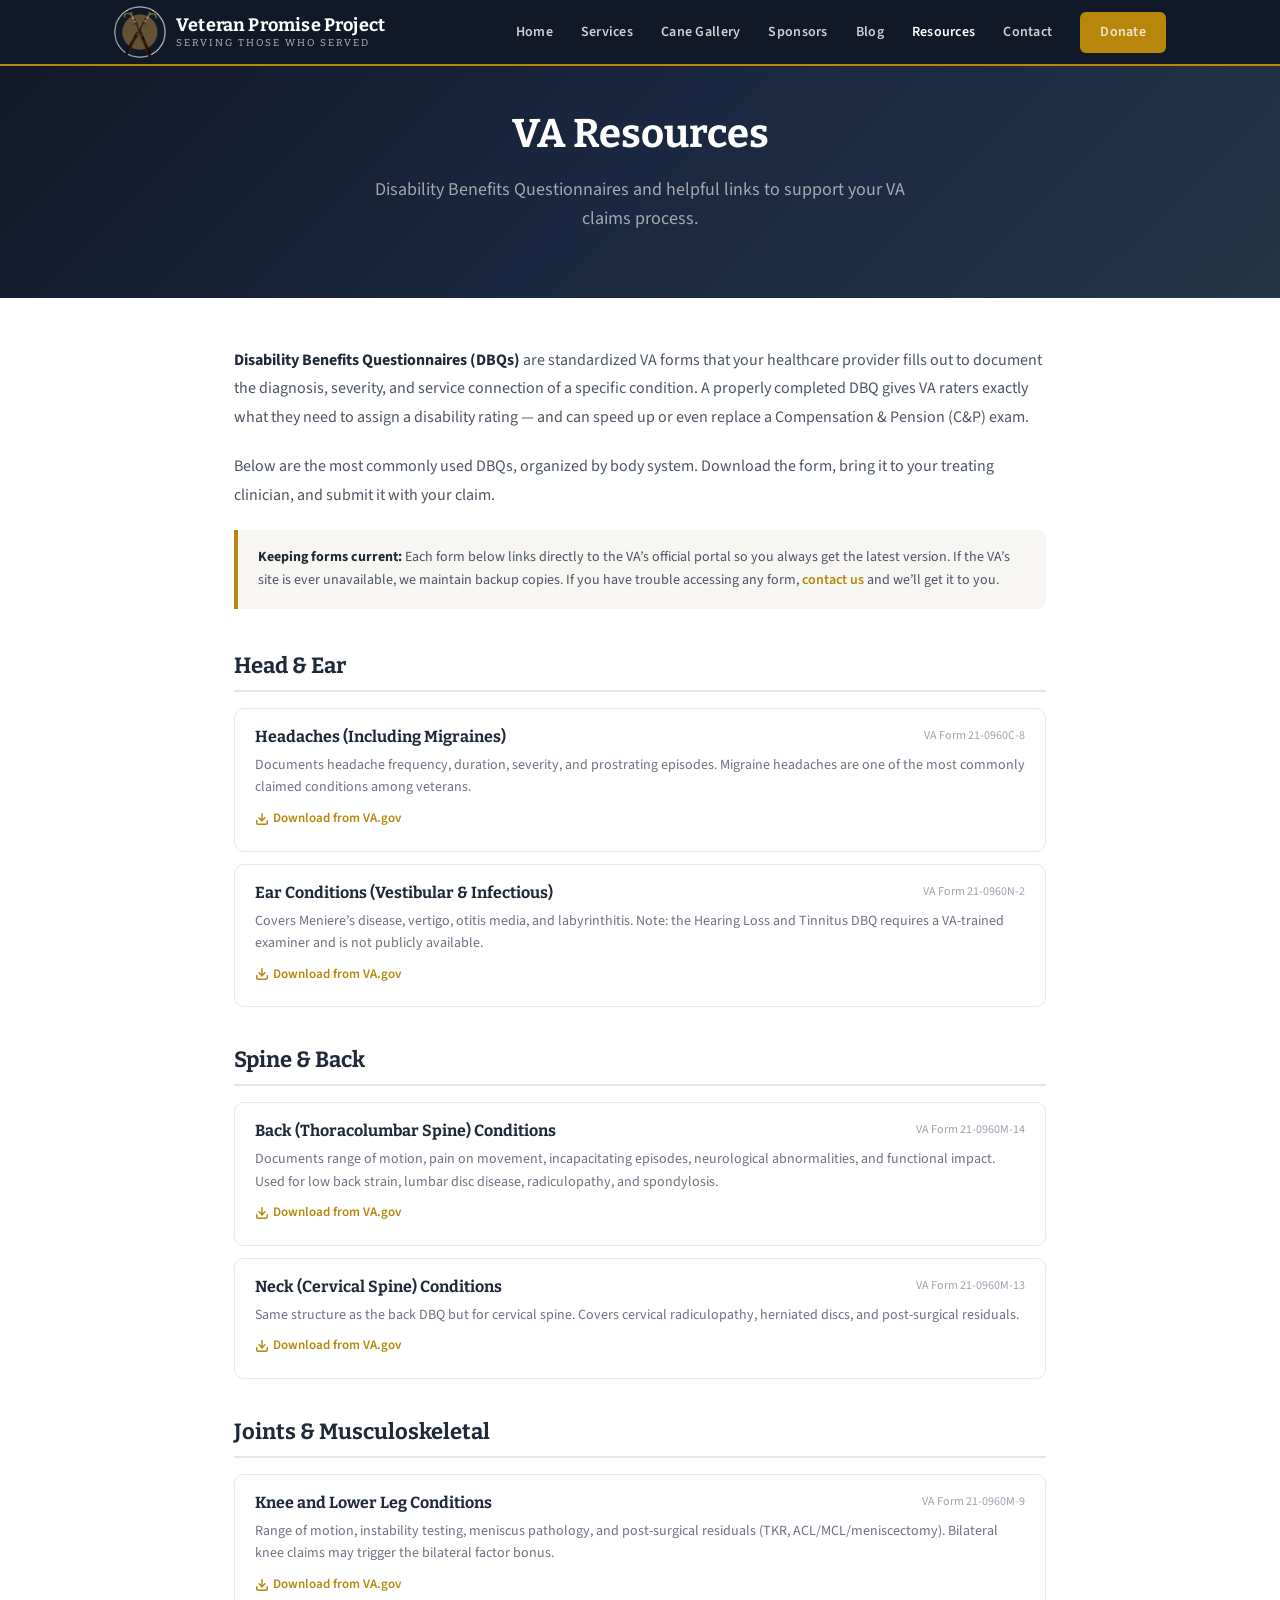
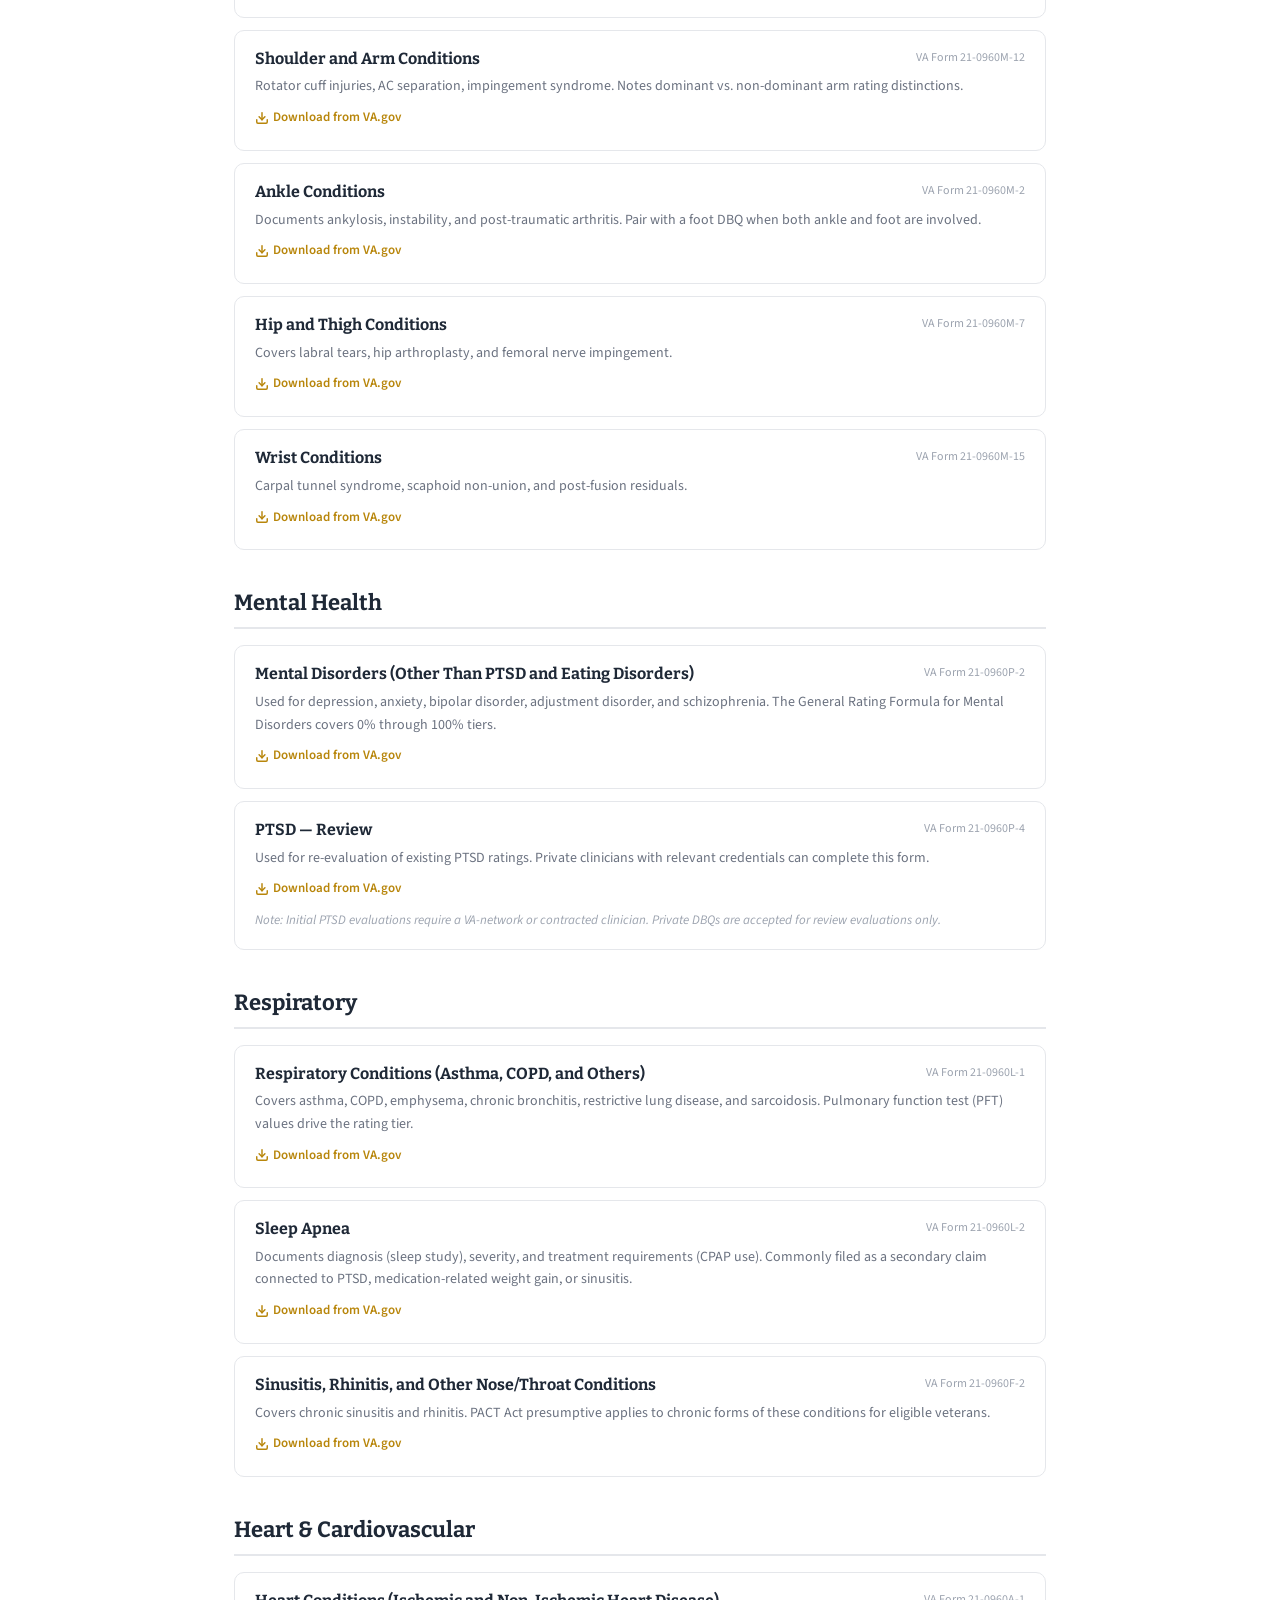
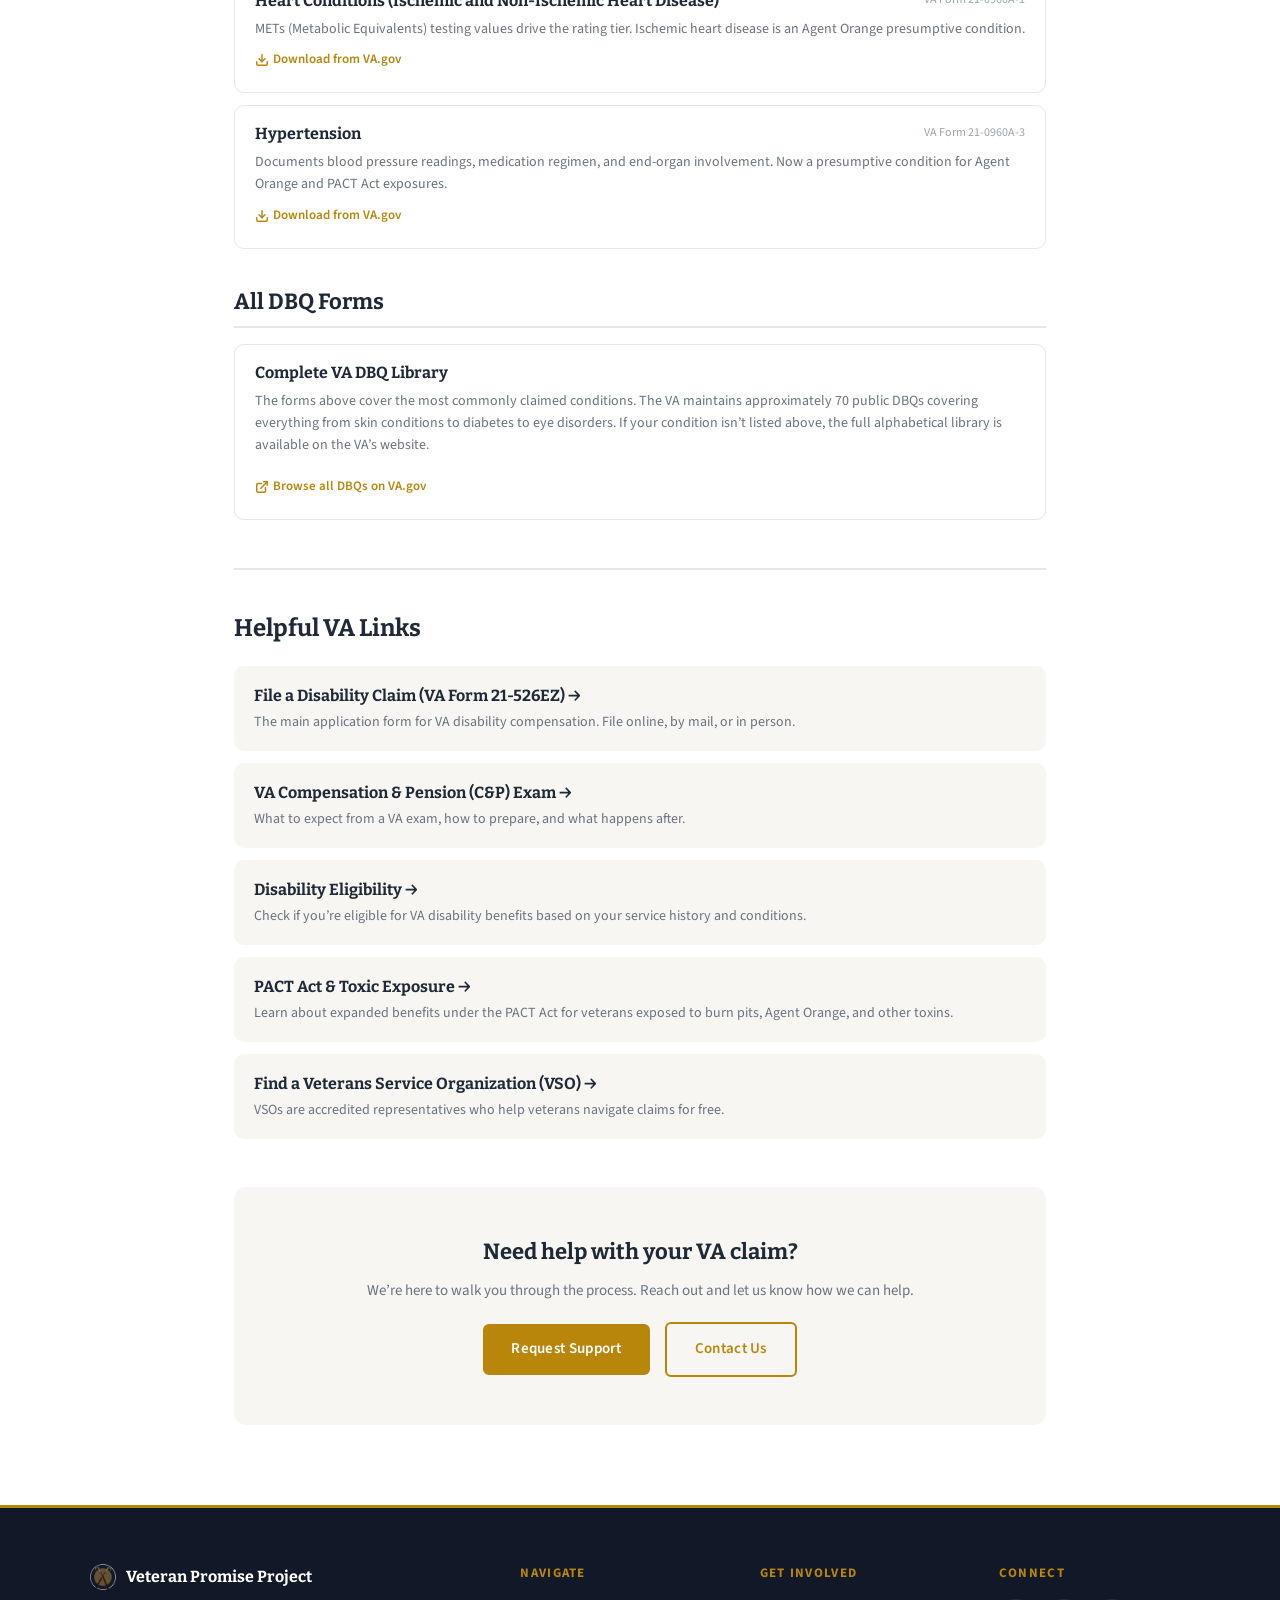
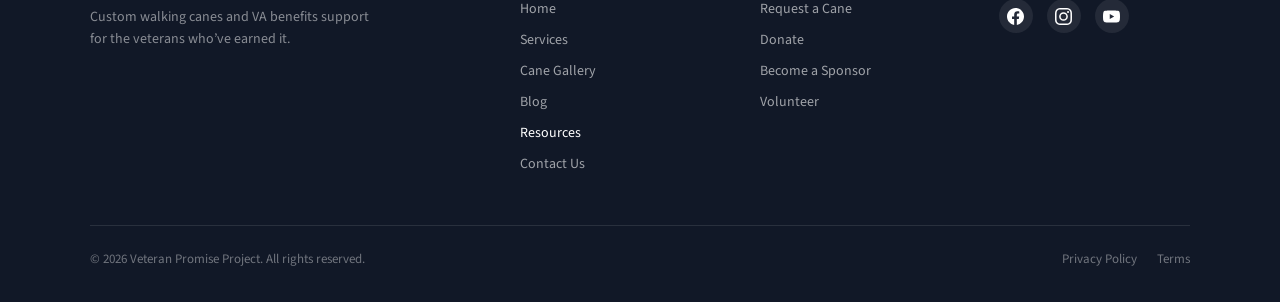
<file: resources.html>
<!DOCTYPE html>
<html lang="en">
<head>
  <meta charset="UTF-8">
  <meta name="viewport" content="width=device-width, initial-scale=1.0">
  <title>VA Resources | Veteran Promise Project</title>
  <meta name="description" content="Download VA Disability Benefits Questionnaire (DBQ) forms and access helpful resources for veterans navigating the VA claims process.">
  <link rel="preconnect" href="https://fonts.googleapis.com">
  <link rel="preconnect" href="https://fonts.gstatic.com" crossorigin>
  <link href="https://fonts.googleapis.com/css2?family=Bitter:wght@400;500;700&family=Source+Sans+3:wght@400;600;700&display=swap" rel="stylesheet">
  <link rel="stylesheet" href="styles.css">
  <style>
    .foot-social { display: flex; gap: 14px; margin-top: 4px; }
    .foot-social a { width: 34px; height: 34px; border-radius: 50%;
      display: flex; align-items: center; justify-content: center;
      background: rgba(255,255,255,.08); transition: background .2s; }
    .foot-social a:hover { background: var(--brass); }
    .foot-social svg { width: 17px; height: 17px; fill: #fff; }
  </style>
  <link rel="canonical" href="https://veteranpromiseproject.com/resources.html">
  <link rel="icon" href="favicon.ico" sizes="any">
  <link rel="icon" type="image/png" sizes="32x32" href="favicon-32.png">
  <link rel="apple-touch-icon" href="apple-touch-icon.png">
  <meta property="og:title" content="VA Resources | Veteran Promise Project">
  <meta property="og:description" content="Verified VA forms and DBQs, organised by body system.">
  <meta property="og:image" content="https://veteranpromiseproject.com/images/logo.png">
  <meta property="og:url" content="https://veteranpromiseproject.com/resources.html">
  <meta property="og:type" content="article" >
  <meta name="twitter:card" content="summary_large_image">
  <style>
    .res-body{max-width:860px;margin:0 auto;padding:48px 24px 80px}
    .res-intro{font-size:16px;color:#4B5563;line-height:1.8;margin-bottom:20px}
    .res-intro strong{color:#1F2937}
    .hybrid-note{background:#F8F6F2;border-left:4px solid #B8860B;border-radius:0 8px 8px 0;padding:16px 20px;margin-bottom:40px;font-size:14px;color:#4B5563;line-height:1.7}
    .hybrid-note strong{color:#1F2937}
    .dbq-section{margin-bottom:36px}
    .dbq-section-title{font-family:'Bitter',serif;font-size:22px;font-weight:700;color:#1F2937;margin-bottom:16px;padding-bottom:8px;border-bottom:2px solid #E5E7EB;display:flex;align-items:center;gap:10px}
    .dbq-card{background:#fff;border:1px solid #E5E7EB;border-radius:10px;padding:18px 20px;margin-bottom:12px;transition:box-shadow 0.2s}
    .dbq-card:hover{box-shadow:0 2px 12px rgba(0,0,0,0.06)}
    .dbq-card-header{display:flex;justify-content:space-between;align-items:flex-start;gap:16px;margin-bottom:6px;flex-wrap:wrap}
    .dbq-card-title{font-family:'Bitter',serif;font-size:16px;font-weight:700;color:#1F2937;line-height:1.3}
    .dbq-form-num{font-size:12px;color:#9CA3AF;font-weight:400;white-space:nowrap}
    .dbq-card-desc{font-size:14px;color:#6B7280;line-height:1.6;margin-bottom:10px}
    .dbq-link{font-size:13px;font-weight:600;color:#B8860B;text-decoration:none;display:inline-flex;align-items:center;gap:4px}
    .dbq-link:hover{color:#9A7209;text-decoration:underline}
    .dbq-note{font-size:13px;color:#9CA3AF;font-style:italic;margin-top:8px}
    .addl-resources{margin-top:48px;padding-top:40px;border-top:2px solid #E5E7EB}
    .addl-resources h2{font-family:'Bitter',serif;font-size:24px;font-weight:700;color:#1F2937;margin-bottom:20px}
    .res-link-card{display:block;background:#F8F6F2;border-radius:10px;padding:18px 20px;margin-bottom:12px;text-decoration:none;transition:box-shadow 0.2s}
    .res-link-card:hover{box-shadow:0 2px 12px rgba(0,0,0,0.06)}
    .res-link-card h4{font-family:'Bitter',serif;font-size:16px;font-weight:700;color:#1F2937;margin-bottom:4px}
    .res-link-card p{font-size:14px;color:#6B7280;line-height:1.5;margin:0}
    .res-cta{text-align:center;padding:48px 24px;background:#F8F6F2;border-radius:12px;margin-top:48px}
    .res-cta h3{font-family:'Bitter',serif;font-size:22px;margin-bottom:12px;color:#1F2937}
    .res-cta p{color:#6B7280;font-size:15px;margin-bottom:20px}
    @media(max-width:600px){.dbq-card-header{flex-direction:column;gap:4px}}
  </style>
</head>
<body>
  <nav class="navbar"><div class="navbar-inner">
    <a href="index.html" class="navbar-brand"><img src="images/logo.png" alt="Veteran Promise Project" width="52" height="52"><span style="display:flex;flex-direction:column;line-height:1.2;"><strong>Veteran Promise Project</strong><small style="font-size:10px;letter-spacing:2px;opacity:0.7;font-weight:400;">SERVING THOSE WHO SERVED</small></span></a>
    <div class="navbar-links"><a href="index.html">Home</a><a href="services.html">Services</a><a href="cane-gallery.html">Cane Gallery</a><a href="sponsors.html">Sponsors</a><a href="blog.html" >Blog</a><a href="resources.html" class="nav-active">Resources</a><a href="contact.html">Contact</a><a href="donate.html" class="btn btn-primary btn-sm">Donate</a></div>
    <button class="mobile-toggle" onclick="toggleMenu()" aria-label="Menu"><svg id="menu-icon" width="24" height="24" viewBox="0 0 24 24" fill="none" stroke="#fff" stroke-width="2" stroke-linecap="round"><line x1="3" y1="6" x2="21" y2="6"/><line x1="3" y1="12" x2="21" y2="12"/><line x1="3" y1="18" x2="21" y2="18"/></svg><svg id="close-icon" width="24" height="24" viewBox="0 0 24 24" fill="none" stroke="#fff" stroke-width="2" stroke-linecap="round" style="display:none;"><line x1="18" y1="6" x2="6" y2="18"/><line x1="6" y1="6" x2="18" y2="18"/></svg></button>
  </div>
  <div class="mobile-menu" id="mobile-menu"><a href="index.html">Home</a><a href="services.html">Services</a><a href="cane-gallery.html">Cane Gallery</a><a href="sponsors.html">Sponsors</a><a href="blog.html">Blog</a><a href="resources.html" class="nav-active">Resources</a><a href="contact.html">Contact</a><a href="donate.html" class="btn btn-primary" style="justify-content:center;margin-top:8px;">Donate</a></div></nav>

  <section class="page-hero">
    <div class="container">
      <h1>VA Resources</h1>
      <p class="page-hero-sub">Disability Benefits Questionnaires and helpful links to support your VA claims process.</p>
    </div>
  </section>

  <div class="res-body">
    <p class="res-intro"><strong>Disability Benefits Questionnaires (DBQs)</strong> are standardized VA forms that your healthcare provider fills out to document the diagnosis, severity, and service connection of a specific condition. A properly completed DBQ gives VA raters exactly what they need to assign a disability rating &mdash; and can speed up or even replace a Compensation &amp; Pension (C&amp;P) exam.</p>
    <p class="res-intro">Below are the most commonly used DBQs, organized by body system. Download the form, bring it to your treating clinician, and submit it with your claim.</p>

    <div class="hybrid-note">
      <strong>Keeping forms current:</strong> Each form below links directly to the VA&rsquo;s official portal so you always get the latest version. If the VA&rsquo;s site is ever unavailable, we maintain backup copies. If you have trouble accessing any form, <a href="contact.html" style="color:#B8860B;font-weight:600;">contact us</a> and we&rsquo;ll get it to you.
    </div>

    <!-- HEARING -->
    <div class="dbq-section">
      <h2 class="dbq-section-title">Head &amp; Ear</h2>

      <div class="dbq-card">
        <div class="dbq-card-header">
          <div class="dbq-card-title">Headaches (Including Migraines)</div>
          <div class="dbq-form-num">VA Form 21-0960C-8</div>
        </div>
        <div class="dbq-card-desc">Documents headache frequency, duration, severity, and prostrating episodes. Migraine headaches are one of the most commonly claimed conditions among veterans.</div>
        <a href="https://www.benefits.va.gov/compensation/docs/Headaches_Including_Migraines.pdf" target="_blank" class="dbq-link"><svg width="14" height="14" viewBox="0 0 24 24" fill="none" stroke="currentColor" stroke-width="2.5" stroke-linecap="round"><path d="M21 15v4a2 2 0 01-2 2H5a2 2 0 01-2-2v-4"/><polyline points="7,10 12,15 17,10"/><line x1="12" y1="15" x2="12" y2="3"/></svg> Download from VA.gov</a>
      </div>

      <div class="dbq-card">
        <div class="dbq-card-header">
          <div class="dbq-card-title">Ear Conditions (Vestibular &amp; Infectious)</div>
          <div class="dbq-form-num">VA Form 21-0960N-2</div>
        </div>
        <div class="dbq-card-desc">Covers Meniere&rsquo;s disease, vertigo, otitis media, and labyrinthitis. Note: the Hearing Loss and Tinnitus DBQ requires a VA-trained examiner and is not publicly available.</div>
        <a href="https://www.benefits.va.gov/compensation/docs/Ear_Including_Vestibular_and_Infectious.pdf" target="_blank" class="dbq-link"><svg width="14" height="14" viewBox="0 0 24 24" fill="none" stroke="currentColor" stroke-width="2.5" stroke-linecap="round"><path d="M21 15v4a2 2 0 01-2 2H5a2 2 0 01-2-2v-4"/><polyline points="7,10 12,15 17,10"/><line x1="12" y1="15" x2="12" y2="3"/></svg> Download from VA.gov</a>
      </div>
    </div>

    <!-- SPINE -->
    <div class="dbq-section">
      <h2 class="dbq-section-title">Spine &amp; Back</h2>

      <div class="dbq-card">
        <div class="dbq-card-header">
          <div class="dbq-card-title">Back (Thoracolumbar Spine) Conditions</div>
          <div class="dbq-form-num">VA Form 21-0960M-14</div>
        </div>
        <div class="dbq-card-desc">Documents range of motion, pain on movement, incapacitating episodes, neurological abnormalities, and functional impact. Used for low back strain, lumbar disc disease, radiculopathy, and spondylosis.</div>
        <a href="https://www.benefits.va.gov/compensation/docs/Back_Thoracolumbar_Spine.pdf" target="_blank" class="dbq-link"><svg width="14" height="14" viewBox="0 0 24 24" fill="none" stroke="currentColor" stroke-width="2.5" stroke-linecap="round"><path d="M21 15v4a2 2 0 01-2 2H5a2 2 0 01-2-2v-4"/><polyline points="7,10 12,15 17,10"/><line x1="12" y1="15" x2="12" y2="3"/></svg> Download from VA.gov</a>
      </div>

      <div class="dbq-card">
        <div class="dbq-card-header">
          <div class="dbq-card-title">Neck (Cervical Spine) Conditions</div>
          <div class="dbq-form-num">VA Form 21-0960M-13</div>
        </div>
        <div class="dbq-card-desc">Same structure as the back DBQ but for cervical spine. Covers cervical radiculopathy, herniated discs, and post-surgical residuals.</div>
        <a href="https://www.benefits.va.gov/compensation/docs/Neck_Conditions_Cervical_Spine.pdf" target="_blank" class="dbq-link"><svg width="14" height="14" viewBox="0 0 24 24" fill="none" stroke="currentColor" stroke-width="2.5" stroke-linecap="round"><path d="M21 15v4a2 2 0 01-2 2H5a2 2 0 01-2-2v-4"/><polyline points="7,10 12,15 17,10"/><line x1="12" y1="15" x2="12" y2="3"/></svg> Download from VA.gov</a>
      </div>
    </div>

    <!-- JOINTS -->
    <div class="dbq-section">
      <h2 class="dbq-section-title">Joints &amp; Musculoskeletal</h2>

      <div class="dbq-card">
        <div class="dbq-card-header">
          <div class="dbq-card-title">Knee and Lower Leg Conditions</div>
          <div class="dbq-form-num">VA Form 21-0960M-9</div>
        </div>
        <div class="dbq-card-desc">Range of motion, instability testing, meniscus pathology, and post-surgical residuals (TKR, ACL/MCL/meniscectomy). Bilateral knee claims may trigger the bilateral factor bonus.</div>
        <a href="https://www.benefits.va.gov/compensation/docs/Knee_and_Lower_Leg.pdf" target="_blank" class="dbq-link"><svg width="14" height="14" viewBox="0 0 24 24" fill="none" stroke="currentColor" stroke-width="2.5" stroke-linecap="round"><path d="M21 15v4a2 2 0 01-2 2H5a2 2 0 01-2-2v-4"/><polyline points="7,10 12,15 17,10"/><line x1="12" y1="15" x2="12" y2="3"/></svg> Download from VA.gov</a>
      </div>

      <div class="dbq-card">
        <div class="dbq-card-header">
          <div class="dbq-card-title">Shoulder and Arm Conditions</div>
          <div class="dbq-form-num">VA Form 21-0960M-12</div>
        </div>
        <div class="dbq-card-desc">Rotator cuff injuries, AC separation, impingement syndrome. Notes dominant vs. non-dominant arm rating distinctions.</div>
        <a href="https://www.benefits.va.gov/compensation/docs/Shoulder_and_or_Arm.pdf" target="_blank" class="dbq-link"><svg width="14" height="14" viewBox="0 0 24 24" fill="none" stroke="currentColor" stroke-width="2.5" stroke-linecap="round"><path d="M21 15v4a2 2 0 01-2 2H5a2 2 0 01-2-2v-4"/><polyline points="7,10 12,15 17,10"/><line x1="12" y1="15" x2="12" y2="3"/></svg> Download from VA.gov</a>
      </div>

      <div class="dbq-card">
        <div class="dbq-card-header">
          <div class="dbq-card-title">Ankle Conditions</div>
          <div class="dbq-form-num">VA Form 21-0960M-2</div>
        </div>
        <div class="dbq-card-desc">Documents ankylosis, instability, and post-traumatic arthritis. Pair with a foot DBQ when both ankle and foot are involved.</div>
        <a href="https://www.benefits.va.gov/compensation/docs/Ankle.pdf" target="_blank" class="dbq-link"><svg width="14" height="14" viewBox="0 0 24 24" fill="none" stroke="currentColor" stroke-width="2.5" stroke-linecap="round"><path d="M21 15v4a2 2 0 01-2 2H5a2 2 0 01-2-2v-4"/><polyline points="7,10 12,15 17,10"/><line x1="12" y1="15" x2="12" y2="3"/></svg> Download from VA.gov</a>
      </div>

      <div class="dbq-card">
        <div class="dbq-card-header">
          <div class="dbq-card-title">Hip and Thigh Conditions</div>
          <div class="dbq-form-num">VA Form 21-0960M-7</div>
        </div>
        <div class="dbq-card-desc">Covers labral tears, hip arthroplasty, and femoral nerve impingement.</div>
        <a href="https://www.benefits.va.gov/compensation/docs/Hip_and_Thigh.pdf" target="_blank" class="dbq-link"><svg width="14" height="14" viewBox="0 0 24 24" fill="none" stroke="currentColor" stroke-width="2.5" stroke-linecap="round"><path d="M21 15v4a2 2 0 01-2 2H5a2 2 0 01-2-2v-4"/><polyline points="7,10 12,15 17,10"/><line x1="12" y1="15" x2="12" y2="3"/></svg> Download from VA.gov</a>
      </div>

      <div class="dbq-card">
        <div class="dbq-card-header">
          <div class="dbq-card-title">Wrist Conditions</div>
          <div class="dbq-form-num">VA Form 21-0960M-15</div>
        </div>
        <div class="dbq-card-desc">Carpal tunnel syndrome, scaphoid non-union, and post-fusion residuals.</div>
        <a href="https://www.benefits.va.gov/compensation/docs/Wrist.pdf" target="_blank" class="dbq-link"><svg width="14" height="14" viewBox="0 0 24 24" fill="none" stroke="currentColor" stroke-width="2.5" stroke-linecap="round"><path d="M21 15v4a2 2 0 01-2 2H5a2 2 0 01-2-2v-4"/><polyline points="7,10 12,15 17,10"/><line x1="12" y1="15" x2="12" y2="3"/></svg> Download from VA.gov</a>
      </div>
    </div>

    <!-- MENTAL HEALTH -->
    <div class="dbq-section">
      <h2 class="dbq-section-title">Mental Health</h2>

      <div class="dbq-card">
        <div class="dbq-card-header">
          <div class="dbq-card-title">Mental Disorders (Other Than PTSD and Eating Disorders)</div>
          <div class="dbq-form-num">VA Form 21-0960P-2</div>
        </div>
        <div class="dbq-card-desc">Used for depression, anxiety, bipolar disorder, adjustment disorder, and schizophrenia. The General Rating Formula for Mental Disorders covers 0% through 100% tiers.</div>
        <a href="https://www.benefits.va.gov/compensation/docs/mental_disorders.pdf" target="_blank" class="dbq-link"><svg width="14" height="14" viewBox="0 0 24 24" fill="none" stroke="currentColor" stroke-width="2.5" stroke-linecap="round"><path d="M21 15v4a2 2 0 01-2 2H5a2 2 0 01-2-2v-4"/><polyline points="7,10 12,15 17,10"/><line x1="12" y1="15" x2="12" y2="3"/></svg> Download from VA.gov</a>
      </div>

      <div class="dbq-card">
        <div class="dbq-card-header">
          <div class="dbq-card-title">PTSD &mdash; Review</div>
          <div class="dbq-form-num">VA Form 21-0960P-4</div>
        </div>
        <div class="dbq-card-desc">Used for re-evaluation of existing PTSD ratings. Private clinicians with relevant credentials can complete this form.</div>
        <a href="https://www.benefits.va.gov/compensation/docs/ptsd_review.pdf" target="_blank" class="dbq-link"><svg width="14" height="14" viewBox="0 0 24 24" fill="none" stroke="currentColor" stroke-width="2.5" stroke-linecap="round"><path d="M21 15v4a2 2 0 01-2 2H5a2 2 0 01-2-2v-4"/><polyline points="7,10 12,15 17,10"/><line x1="12" y1="15" x2="12" y2="3"/></svg> Download from VA.gov</a>
        <div class="dbq-note">Note: Initial PTSD evaluations require a VA-network or contracted clinician. Private DBQs are accepted for review evaluations only.</div>
      </div>
    </div>

    <!-- RESPIRATORY -->
    <div class="dbq-section">
      <h2 class="dbq-section-title">Respiratory</h2>

      <div class="dbq-card">
        <div class="dbq-card-header">
          <div class="dbq-card-title">Respiratory Conditions (Asthma, COPD, and Others)</div>
          <div class="dbq-form-num">VA Form 21-0960L-1</div>
        </div>
        <div class="dbq-card-desc">Covers asthma, COPD, emphysema, chronic bronchitis, restrictive lung disease, and sarcoidosis. Pulmonary function test (PFT) values drive the rating tier.</div>
        <a href="https://www.benefits.va.gov/compensation/docs/Respiratory_Conditions_Other_than_Tuberculosis_and_Sleep_Apnea.pdf" target="_blank" class="dbq-link"><svg width="14" height="14" viewBox="0 0 24 24" fill="none" stroke="currentColor" stroke-width="2.5" stroke-linecap="round"><path d="M21 15v4a2 2 0 01-2 2H5a2 2 0 01-2-2v-4"/><polyline points="7,10 12,15 17,10"/><line x1="12" y1="15" x2="12" y2="3"/></svg> Download from VA.gov</a>
      </div>

      <div class="dbq-card">
        <div class="dbq-card-header">
          <div class="dbq-card-title">Sleep Apnea</div>
          <div class="dbq-form-num">VA Form 21-0960L-2</div>
        </div>
        <div class="dbq-card-desc">Documents diagnosis (sleep study), severity, and treatment requirements (CPAP use). Commonly filed as a secondary claim connected to PTSD, medication-related weight gain, or sinusitis.</div>
        <a href="https://www.benefits.va.gov/compensation/docs/Sleep_Apnea.pdf" target="_blank" class="dbq-link"><svg width="14" height="14" viewBox="0 0 24 24" fill="none" stroke="currentColor" stroke-width="2.5" stroke-linecap="round"><path d="M21 15v4a2 2 0 01-2 2H5a2 2 0 01-2-2v-4"/><polyline points="7,10 12,15 17,10"/><line x1="12" y1="15" x2="12" y2="3"/></svg> Download from VA.gov</a>
      </div>

      <div class="dbq-card">
        <div class="dbq-card-header">
          <div class="dbq-card-title">Sinusitis, Rhinitis, and Other Nose/Throat Conditions</div>
          <div class="dbq-form-num">VA Form 21-0960F-2</div>
        </div>
        <div class="dbq-card-desc">Covers chronic sinusitis and rhinitis. PACT Act presumptive applies to chronic forms of these conditions for eligible veterans.</div>
        <a href="https://www.benefits.va.gov/compensation/docs/Sinusitis_Rhinitis_and_Other_Conditions_of_the_Nose_Throat_Larynx_and_Pharynx.pdf" target="_blank" class="dbq-link"><svg width="14" height="14" viewBox="0 0 24 24" fill="none" stroke="currentColor" stroke-width="2.5" stroke-linecap="round"><path d="M21 15v4a2 2 0 01-2 2H5a2 2 0 01-2-2v-4"/><polyline points="7,10 12,15 17,10"/><line x1="12" y1="15" x2="12" y2="3"/></svg> Download from VA.gov</a>
      </div>
    </div>

    <!-- CARDIAC -->
    <div class="dbq-section">
      <h2 class="dbq-section-title">Heart &amp; Cardiovascular</h2>

      <div class="dbq-card">
        <div class="dbq-card-header">
          <div class="dbq-card-title">Heart Conditions (Ischemic and Non-Ischemic Heart Disease)</div>
          <div class="dbq-form-num">VA Form 21-0960A-1</div>
        </div>
        <div class="dbq-card-desc">METs (Metabolic Equivalents) testing values drive the rating tier. Ischemic heart disease is an Agent Orange presumptive condition.</div>
        <a href="https://www.benefits.va.gov/compensation/docs/Heart.pdf" target="_blank" class="dbq-link"><svg width="14" height="14" viewBox="0 0 24 24" fill="none" stroke="currentColor" stroke-width="2.5" stroke-linecap="round"><path d="M21 15v4a2 2 0 01-2 2H5a2 2 0 01-2-2v-4"/><polyline points="7,10 12,15 17,10"/><line x1="12" y1="15" x2="12" y2="3"/></svg> Download from VA.gov</a>
      </div>

      <div class="dbq-card">
        <div class="dbq-card-header">
          <div class="dbq-card-title">Hypertension</div>
          <div class="dbq-form-num">VA Form 21-0960A-3</div>
        </div>
        <div class="dbq-card-desc">Documents blood pressure readings, medication regimen, and end-organ involvement. Now a presumptive condition for Agent Orange and PACT Act exposures.</div>
        <a href="https://www.benefits.va.gov/compensation/docs/hypertension.pdf" target="_blank" class="dbq-link"><svg width="14" height="14" viewBox="0 0 24 24" fill="none" stroke="currentColor" stroke-width="2.5" stroke-linecap="round"><path d="M21 15v4a2 2 0 01-2 2H5a2 2 0 01-2-2v-4"/><polyline points="7,10 12,15 17,10"/><line x1="12" y1="15" x2="12" y2="3"/></svg> Download from VA.gov</a>
      </div>
    </div>

    <!-- ALL FORMS -->
    <div class="dbq-section">
      <h2 class="dbq-section-title">All DBQ Forms</h2>

      <div class="dbq-card">
        <div class="dbq-card-title">Complete VA DBQ Library</div>
        <div class="dbq-card-desc" style="margin-top:6px;">The forms above cover the most commonly claimed conditions. The VA maintains approximately 70 public DBQs covering everything from skin conditions to diabetes to eye disorders. If your condition isn&rsquo;t listed above, the full alphabetical library is available on the VA&rsquo;s website.</div>
        <a href="https://www.benefits.va.gov/compensation/dbq_publicdbqs.asp" target="_blank" class="dbq-link" style="margin-top:10px;"><svg width="14" height="14" viewBox="0 0 24 24" fill="none" stroke="currentColor" stroke-width="2.5" stroke-linecap="round"><path d="M18 13v6a2 2 0 01-2 2H5a2 2 0 01-2-2V8a2 2 0 012-2h6"/><polyline points="15,3 21,3 21,9"/><line x1="10" y1="14" x2="21" y2="3"/></svg> Browse all DBQs on VA.gov</a>
      </div>
    </div>

    <div class="addl-resources">
      <h2>Helpful VA Links</h2>
      <a href="https://www.va.gov/disability/file-disability-claim-form-21-526ez/" target="_blank" class="res-link-card">
        <h4>File a Disability Claim (VA Form 21-526EZ) &rarr;</h4>
        <p>The main application form for VA disability compensation. File online, by mail, or in person.</p>
      </a>
      <a href="https://www.va.gov/disability/va-claim-exam/" target="_blank" class="res-link-card">
        <h4>VA Compensation &amp; Pension (C&amp;P) Exam &rarr;</h4>
        <p>What to expect from a VA exam, how to prepare, and what happens after.</p>
      </a>
      <a href="https://www.va.gov/disability/eligibility/" target="_blank" class="res-link-card">
        <h4>Disability Eligibility &rarr;</h4>
        <p>Check if you&rsquo;re eligible for VA disability benefits based on your service history and conditions.</p>
      </a>
      <a href="https://www.va.gov/resources/the-pact-act-and-your-va-benefits/" target="_blank" class="res-link-card">
        <h4>PACT Act &amp; Toxic Exposure &rarr;</h4>
        <p>Learn about expanded benefits under the PACT Act for veterans exposed to burn pits, Agent Orange, and other toxins.</p>
      </a>
      <a href="https://www.va.gov/vso/" target="_blank" class="res-link-card">
        <h4>Find a Veterans Service Organization (VSO) &rarr;</h4>
        <p>VSOs are accredited representatives who help veterans navigate claims for free.</p>
      </a>
    </div>

    <div class="res-cta">
      <h3>Need help with your VA claim?</h3>
      <p>We&rsquo;re here to walk you through the process. Reach out and let us know how we can help.</p>
      <a href="request.html" class="btn btn-primary">Request Support</a>
      <a href="contact.html" class="btn btn-outline" style="margin-left:12px;">Contact Us</a>
    </div>

  </div>

  <footer class="site-footer"><div class="footer-grid">
    <div><div class="footer-brand"><img src="images/logo.png" alt="" width="26" height="26"><span>Veteran Promise Project</span></div><p class="footer-about">Custom walking canes and VA benefits support for the veterans who&rsquo;ve earned it.</p></div>
    <div class="footer-links"><div class="footer-heading">Navigate</div><a href="index.html">Home</a><a href="services.html">Services</a><a href="cane-gallery.html">Cane Gallery</a><a href="blog.html">Blog</a><a href="resources.html" class="nav-active">Resources</a><a href="contact.html">Contact Us</a></div>
    <div class="footer-links"><div class="footer-heading">Get Involved</div><a href="request.html">Request a Cane</a><a href="donate.html">Donate</a><a href="contact.html">Become a Sponsor</a><a href="contact.html">Volunteer</a></div>
    <div class="footer-links"><div class="footer-heading">Connect</div><div class="foot-social" id="social"></div></div>
  </div><div class="footer-bottom"><div class="footer-copy">&copy; 2026 Veteran Promise Project. All rights reserved.</div><div class="footer-legal"><a href="#">Privacy Policy</a><a href="#">Terms</a></div></div></footer>

  <script>function toggleMenu(){const m=document.getElementById('mobile-menu'),a=document.getElementById('menu-icon'),b=document.getElementById('close-icon'),o=m.classList.toggle('open');a.style.display=o?'none':'block';b.style.display=o?'block':'none';}document.querySelectorAll('.mobile-menu a').forEach(l=>l.addEventListener('click',()=>{document.getElementById('mobile-menu').classList.remove('open');document.getElementById('menu-icon').style.display='block';document.getElementById('close-icon').style.display='none';}));</script>

<script src="canes.js"></script>
<script>renderSocial();</script>
</body>
</html>
</html>
</file>
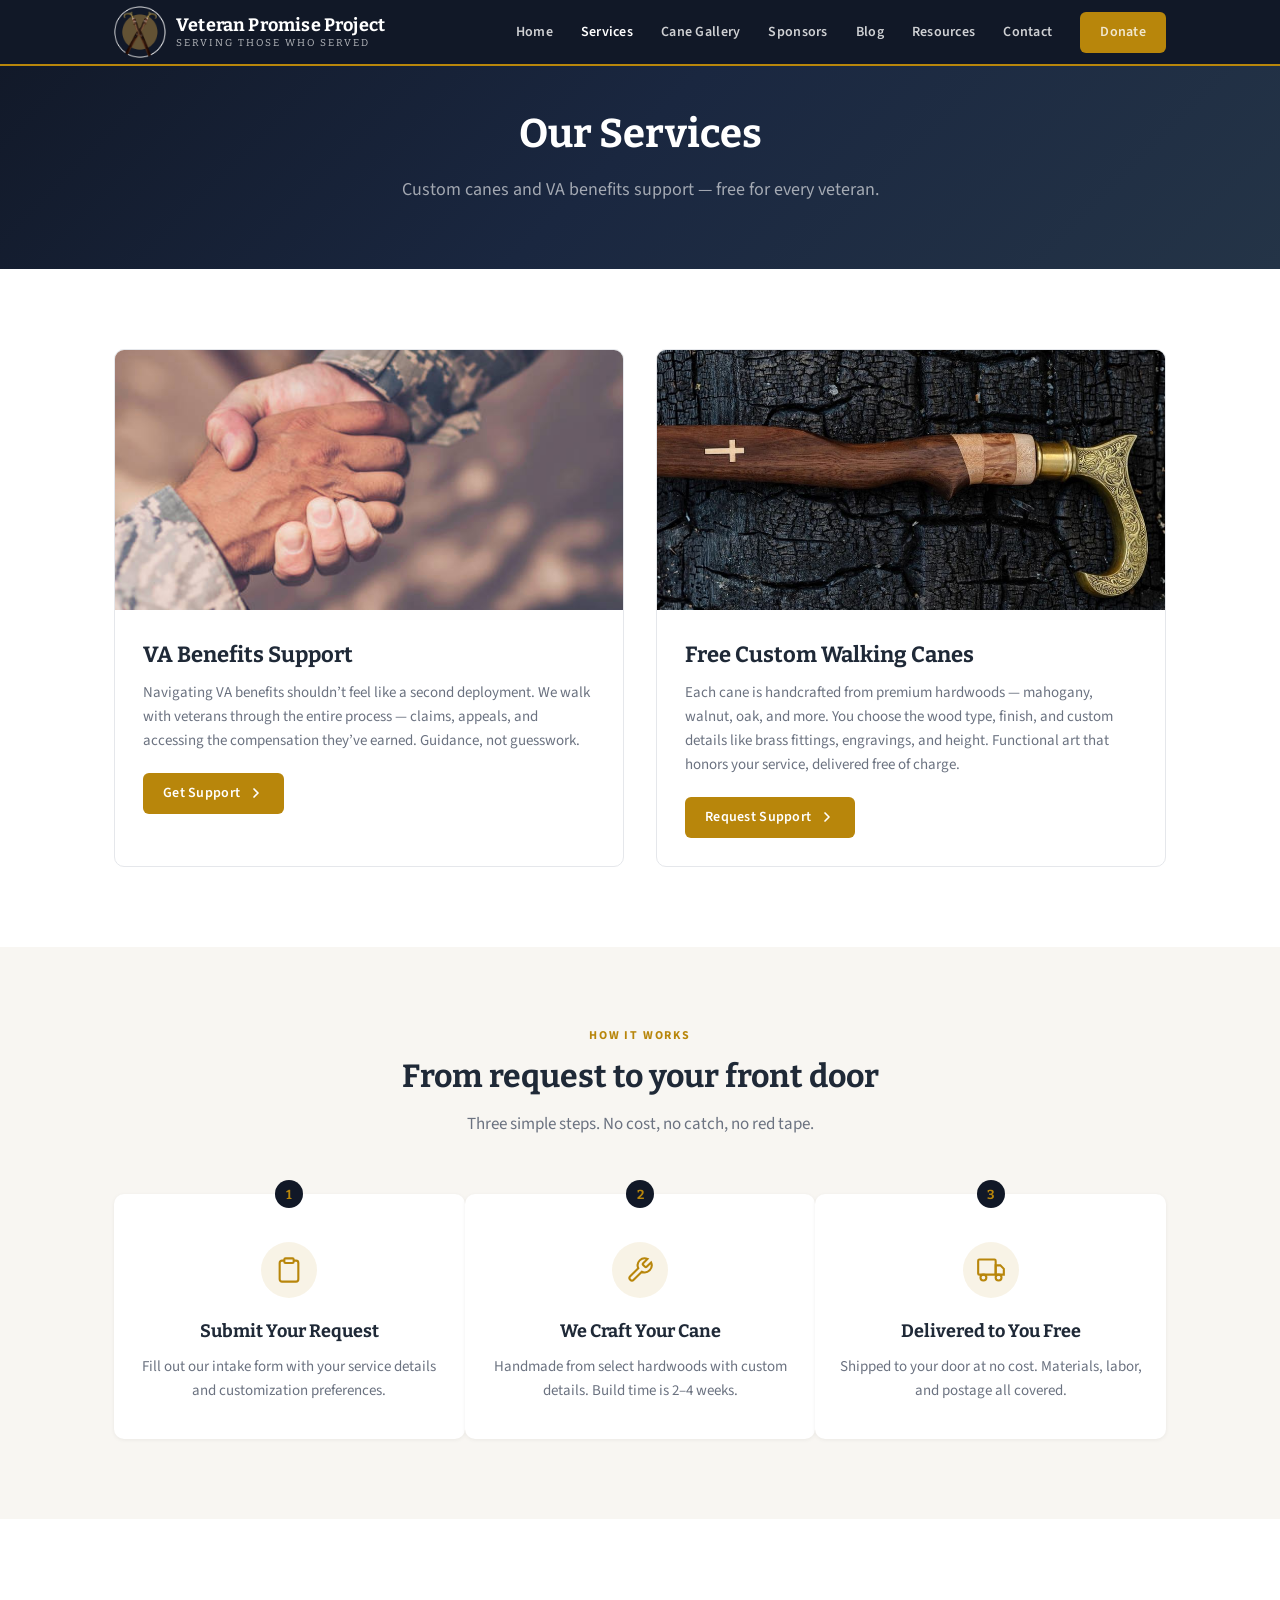
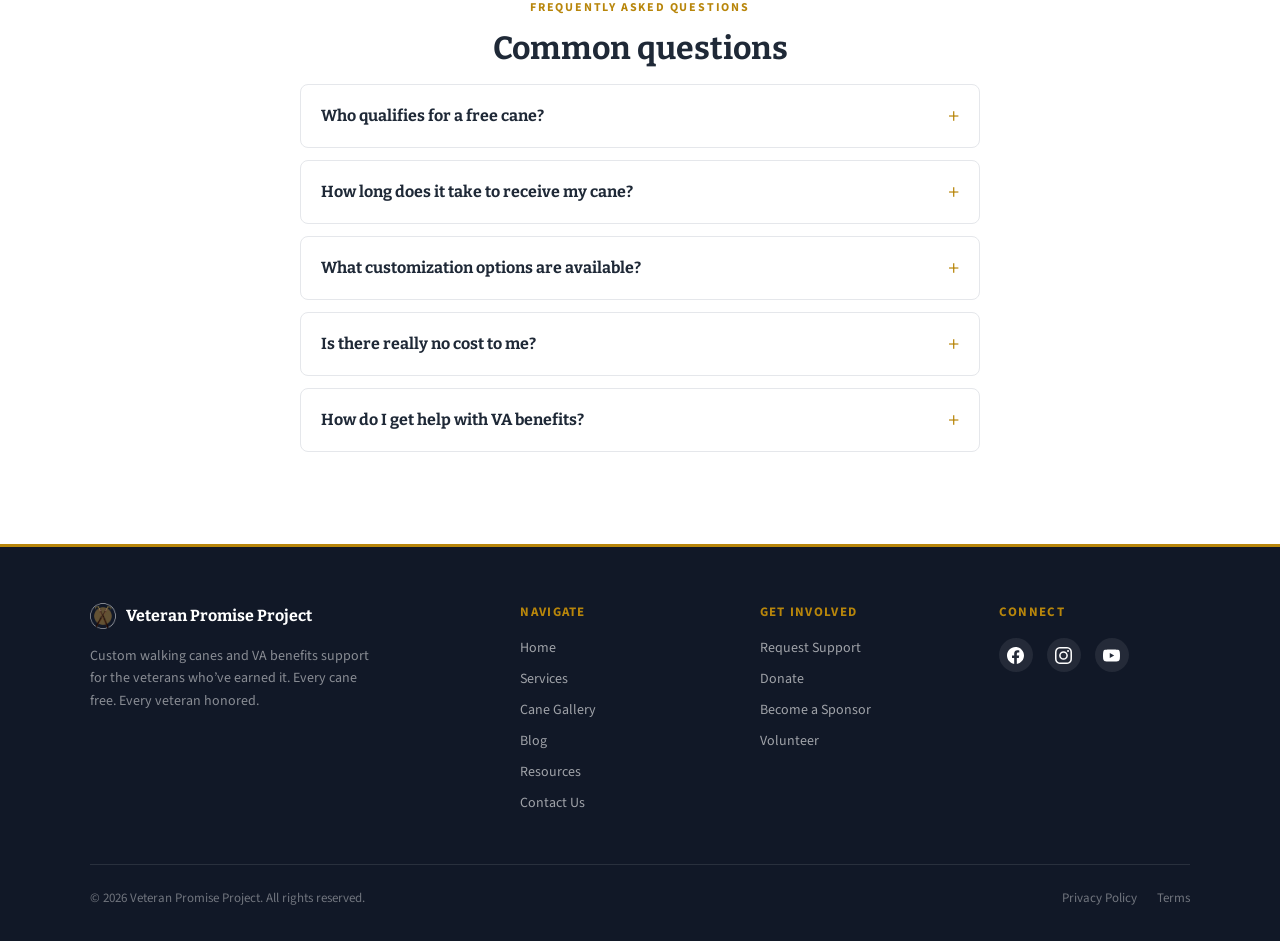
<file: services.html>
<!DOCTYPE html>
<html lang="en">
<head>
  <meta charset="UTF-8">
  <meta name="viewport" content="width=device-width, initial-scale=1.0">
  <title>Services | Veteran Promise Project</title>
  <meta name="description" content="Free custom walking canes and VA benefits support for veterans.">
  <link rel="preconnect" href="https://fonts.googleapis.com">
  <link rel="preconnect" href="https://fonts.gstatic.com" crossorigin>
  <link href="https://fonts.googleapis.com/css2?family=Bitter:wght@400;500;700&family=Source+Sans+3:wght@400;600;700&display=swap" rel="stylesheet">
  <link rel="stylesheet" href="styles.css">
  <style>
    .foot-social { display: flex; gap: 14px; margin-top: 4px; }
    .foot-social a { width: 34px; height: 34px; border-radius: 50%;
      display: flex; align-items: center; justify-content: center;
      background: rgba(255,255,255,.08); transition: background .2s; }
    .foot-social a:hover { background: var(--brass); }
    .foot-social svg { width: 17px; height: 17px; fill: #fff; }
  </style>
  <link rel="canonical" href="https://veteranpromiseproject.com/services.html">
  <link rel="icon" href="favicon.ico" sizes="any">
  <link rel="icon" type="image/png" sizes="32x32" href="favicon-32.png">
  <link rel="apple-touch-icon" href="apple-touch-icon.png">
  <meta property="og:title" content="Services | Veteran Promise Project">
  <meta property="og:description" content="Free handcrafted walking canes and VA benefits support for veterans.">
  <meta property="og:image" content="https://veteranpromiseproject.com/images/canes/cane-10.jpg">
  <meta property="og:url" content="https://veteranpromiseproject.com/services.html">
  <meta property="og:type" content="website">
  <meta name="twitter:card" content="summary_large_image">
</head>
<body>
  <nav class="navbar">
    <div class="navbar-inner">
      <a href="index.html" class="navbar-brand">
        <img src="images/logo.png" alt="Veteran Promise Project" width="52" height="52">
        <span style="display:flex;flex-direction:column;line-height:1.2;"><strong>Veteran Promise Project</strong><small style="font-size:10px;letter-spacing:2px;opacity:0.7;font-weight:400;">SERVING THOSE WHO SERVED</small></span>
      </a>
      <div class="navbar-links">
        <a href="index.html">Home</a>
        <a href="services.html" class="nav-active">Services</a>
        <a href="cane-gallery.html">Cane Gallery</a>
        <a href="sponsors.html">Sponsors</a>
        <a href="blog.html">Blog</a>
        <a href="resources.html">Resources</a>
        <a href="contact.html">Contact</a>
        <a href="donate.html" class="btn btn-primary btn-sm">Donate</a>
      </div>
      <button class="mobile-toggle" onclick="toggleMenu()" aria-label="Toggle menu">
        <svg id="menu-icon" width="24" height="24" viewBox="0 0 24 24" fill="none" stroke="#fff" stroke-width="2" stroke-linecap="round"><line x1="3" y1="6" x2="21" y2="6"/><line x1="3" y1="12" x2="21" y2="12"/><line x1="3" y1="18" x2="21" y2="18"/></svg>
        <svg id="close-icon" width="24" height="24" viewBox="0 0 24 24" fill="none" stroke="#fff" stroke-width="2" stroke-linecap="round" style="display:none;"><line x1="18" y1="6" x2="6" y2="18"/><line x1="6" y1="6" x2="18" y2="18"/></svg>
      </button>
    </div>
    <div class="mobile-menu" id="mobile-menu">
      <a href="index.html">Home</a>
      <a href="services.html">Services</a>
      <a href="cane-gallery.html">Cane Gallery</a>
      <a href="sponsors.html">Sponsors</a>
      <a href="blog.html">Blog</a>
      <a href="resources.html">Resources</a>
      <a href="contact.html">Contact</a>
      <a href="donate.html" class="btn btn-primary" style="justify-content:center;margin-top:8px;">Donate</a>
    </div>
  </nav>
  <section class="page-hero">
    <div class="container">
      <h1>Our Services</h1>
      <p class="page-hero-sub">Custom canes and VA benefits support — free for every veteran.</p>
    </div>
  </section>

  <section class="section">
    <div class="container">
      <div class="services-grid">
        <div class="service-card">
          <div class="service-visual"><img src="images/handshake.jpg" alt="VA benefits support" style="width:100%;height:100%;object-fit:cover;"></div>
          <div class="service-body">
            <h3>VA Benefits Support</h3>
            <p>Navigating VA benefits shouldn&rsquo;t feel like a second deployment. We walk with veterans through the entire process — claims, appeals, and accessing the compensation they&rsquo;ve earned. Guidance, not guesswork.</p>
            <a href="request.html" class="btn btn-primary btn-sm">Get Support <svg width="16" height="16" viewBox="0 0 24 24" fill="none" stroke="currentColor" stroke-width="2.5" stroke-linecap="round" stroke-linejoin="round"><polyline points="9,6 15,12 9,18"/></svg></a>
          </div>
        </div>
        <div class="service-card">
          <div class="service-visual"><img id="svcCane" src="" alt="" style="width:100%;height:100%;object-fit:cover;"></div>
          <div class="service-body">
            <h3>Free Custom Walking Canes</h3>
            <p>Each cane is handcrafted from premium hardwoods — mahogany, walnut, oak, and more. You choose the wood type, finish, and custom details like brass fittings, engravings, and height. Functional art that honors your service, delivered free of charge.</p>
            <a href="request.html" class="btn btn-primary btn-sm">Request Support <svg width="16" height="16" viewBox="0 0 24 24" fill="none" stroke="currentColor" stroke-width="2.5" stroke-linecap="round" stroke-linejoin="round"><polyline points="9,6 15,12 9,18"/></svg></a>
          </div>
        </div>
      </div>
    </div>
  </section>

  <section class="section" style="background:var(--warm-bg);">
    <div class="container">
      <div class="text-center" style="margin-bottom:56px;">
        <div class="section-label">How It Works</div>
        <h2 class="section-title">From request to your front door</h2>
        <p class="section-desc">Three simple steps. No cost, no catch, no red tape.</p>
      </div>
      <div class="steps-grid">
        <div class="step-card"><div class="step-number">1</div>
          <div class="step-icon"><svg width="28" height="28" viewBox="0 0 24 24" fill="none" stroke="#B8860B" stroke-width="1.8"><path d="M16 4h2a2 2 0 0 1 2 2v14a2 2 0 0 1-2 2H6a2 2 0 0 1-2-2V6a2 2 0 0 1 2-2h2"/><rect x="8" y="2" width="8" height="4" rx="1"/></svg></div>
          <h3>Submit Your Request</h3><p>Fill out our intake form with your service details and customization preferences.</p></div>
        <div class="step-card"><div class="step-number">2</div>
          <div class="step-icon"><svg width="28" height="28" viewBox="0 0 24 24" fill="none" stroke="#B8860B" stroke-width="1.8"><path d="M14.7 6.3a1 1 0 0 0 0 1.4l1.6 1.6a1 1 0 0 0 1.4 0l3.77-3.77a6 6 0 0 1-7.94 7.94l-6.91 6.91a2.12 2.12 0 0 1-3-3l6.91-6.91a6 6 0 0 1 7.94-7.94l-3.76 3.76z"/></svg></div>
          <h3>We Craft Your Cane</h3><p>Handmade from select hardwoods with custom details. Build time is 2&ndash;4 weeks.</p></div>
        <div class="step-card"><div class="step-number">3</div>
          <div class="step-icon"><svg width="28" height="28" viewBox="0 0 24 24" fill="none" stroke="#B8860B" stroke-width="1.8"><rect x="1" y="3" width="15" height="13" rx="1"/><polygon points="16,8 20,8 23,11 23,16 16,16"/><circle cx="5.5" cy="18.5" r="2.5"/><circle cx="18.5" cy="18.5" r="2.5"/></svg></div>
          <h3>Delivered to You Free</h3><p>Shipped to your door at no cost. Materials, labor, and postage all covered.</p></div>
      </div>
    </div>
  </section>

  <section class="section">
    <div class="container text-center">
      <div class="section-label">Frequently Asked Questions</div>
      <h2 class="section-title">Common questions</h2>
      <div class="faq-list">
        <details class="faq-item"><summary>Who qualifies for a free cane?</summary><p>Any U.S. military veteran who needs a walking cane. There are no income requirements or service-era restrictions.</p></details>
        <details class="faq-item"><summary>How long does it take to receive my cane?</summary><p>Each cane is custom-built by hand. Typical build time is 2&ndash;4 weeks depending on complexity, plus shipping time.</p></details>
        <details class="faq-item"><summary>What customization options are available?</summary><p>You can choose wood type (mahogany, walnut, oak, and more), finish (Danish oil, tung oil, polyurethane), brass fittings, engravings, handle style, and height.</p></details>
        <details class="faq-item"><summary>Is there really no cost to me?</summary><p>None. Materials, labor, and shipping are all funded by donations and sponsors. You will never be charged.</p></details>
        <details class="faq-item"><summary>How do I get help with VA benefits?</summary><p>Fill out the same intake form and indicate you need VA benefits support. We&rsquo;ll connect with you to walk through the process.</p></details>
      </div>
    </div>
  </section>
  <footer class="site-footer">
    <div class="footer-grid">
      <div>
        <div class="footer-brand">
          <img src="images/logo.png" alt="" width="26" height="26">
          <span>Veteran Promise Project</span>
        </div>
        <p class="footer-about">Custom walking canes and VA benefits support for the veterans who&rsquo;ve earned it. Every cane free. Every veteran honored.</p>
      </div>
      <div class="footer-links">
        <div class="footer-heading">Navigate</div>
        <a href="index.html">Home</a>
        <a href="services.html">Services</a>
        <a href="cane-gallery.html">Cane Gallery</a>
        <a href="blog.html">Blog</a>
        <a href="resources.html">Resources</a>
        <a href="contact.html">Contact Us</a>
      </div>
      <div class="footer-links">
        <div class="footer-heading">Get Involved</div>
        <a href="request.html">Request Support</a>
        <a href="donate.html">Donate</a>
        <a href="contact.html">Become a Sponsor</a>
        <a href="contact.html">Volunteer</a>
      </div>
      <div class="footer-links">
        <div class="footer-heading">Connect</div>
        <div class="foot-social" id="social"></div>
      </div>
    </div>
    <div class="footer-bottom">
      <div class="footer-copy">&copy; 2026 Veteran Promise Project. All rights reserved.</div>
      <div class="footer-legal">
        <a href="#">Privacy Policy</a>
        <a href="#">Terms</a>
      </div>
    </div>
  </footer>
  <script>
    function toggleMenu() {
      const menu = document.getElementById('mobile-menu');
      const menuIcon = document.getElementById('menu-icon');
      const closeIcon = document.getElementById('close-icon');
      const isOpen = menu.classList.toggle('open');
      menuIcon.style.display = isOpen ? 'none' : 'block';
      closeIcon.style.display = isOpen ? 'block' : 'none';
    }
    document.querySelectorAll('.mobile-menu a').forEach(link => {
      link.addEventListener('click', () => {
        document.getElementById('mobile-menu').classList.remove('open');
        document.getElementById('menu-icon').style.display = 'block';
        document.getElementById('close-icon').style.display = 'none';
      });
    });
  </script>

<script src="canes.js"></script>
<script>
  renderSocial();

  const sc = document.getElementById('svcCane');
  if (sc) { const c = caneByFile(CANE_SLOTS.servicesCustomCane); sc.src = c.img; sc.alt = c.title; }
</script>
</body>
</html>
</file>
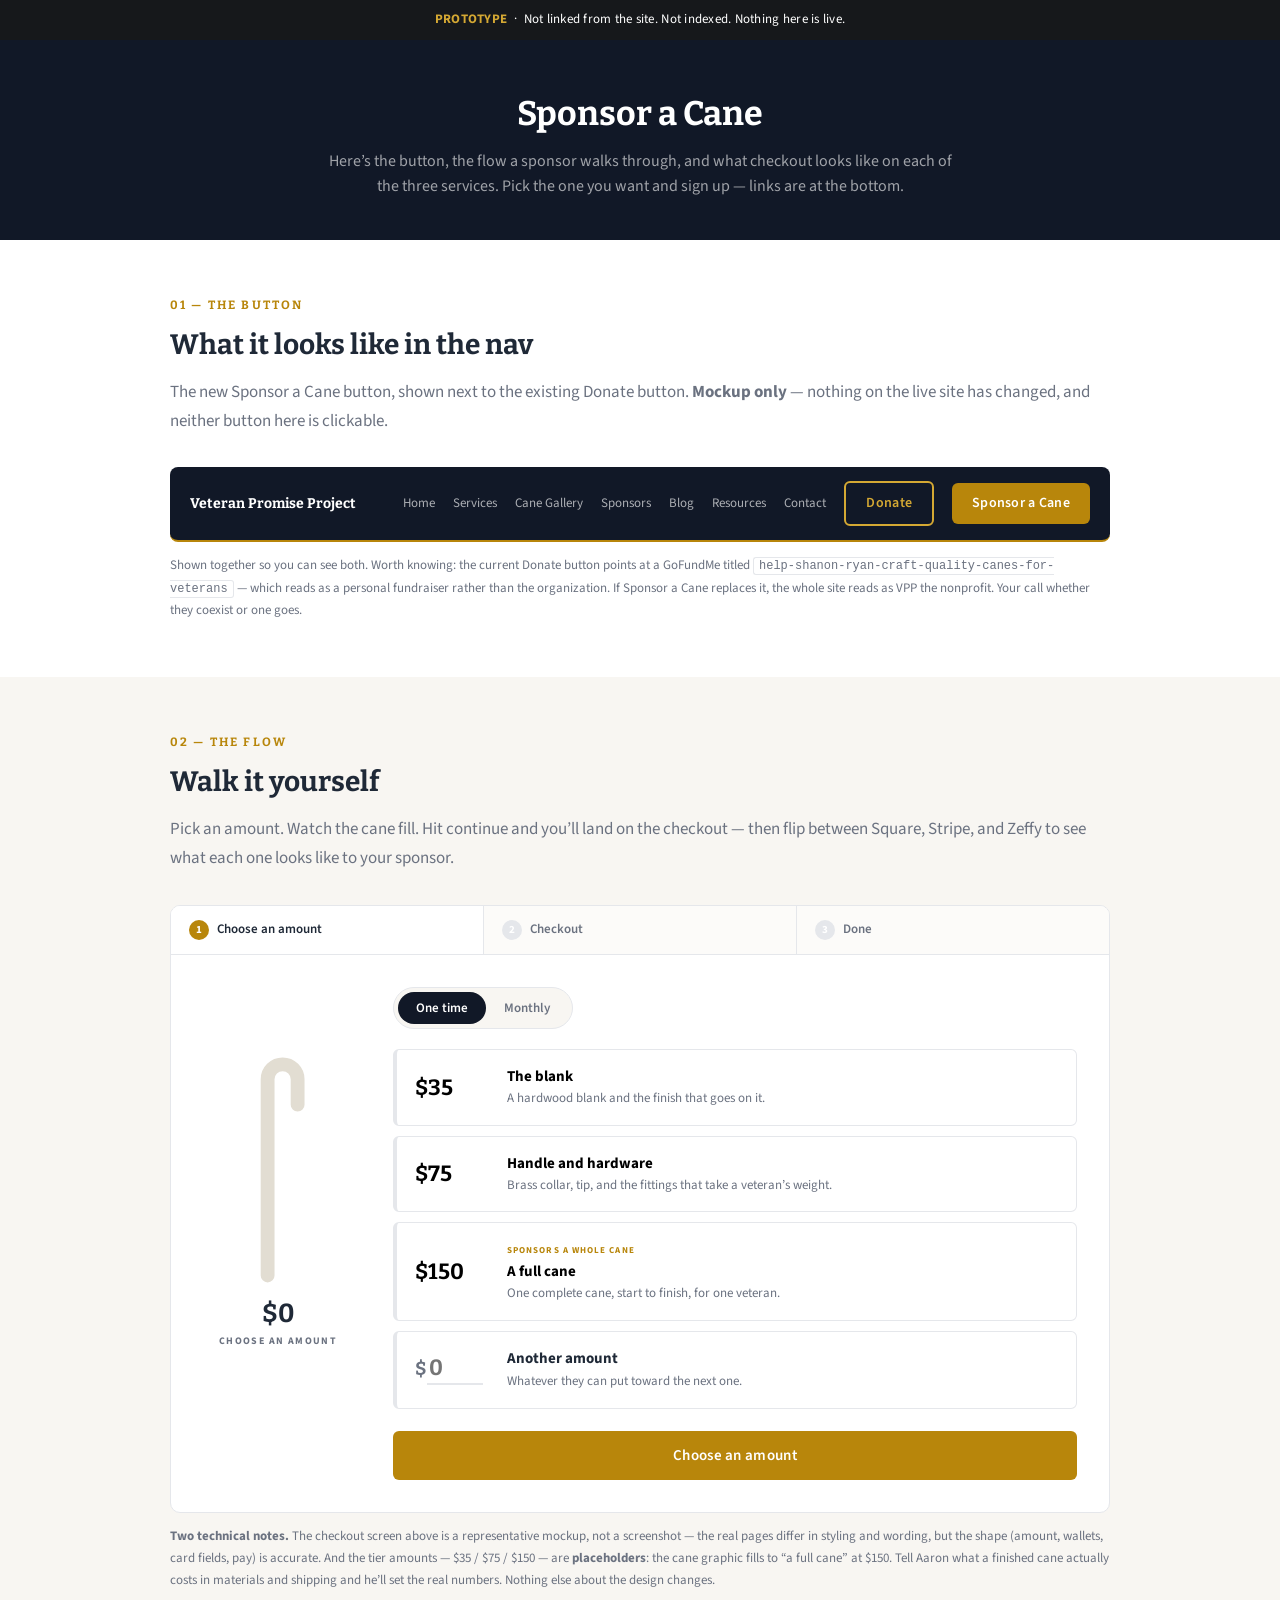
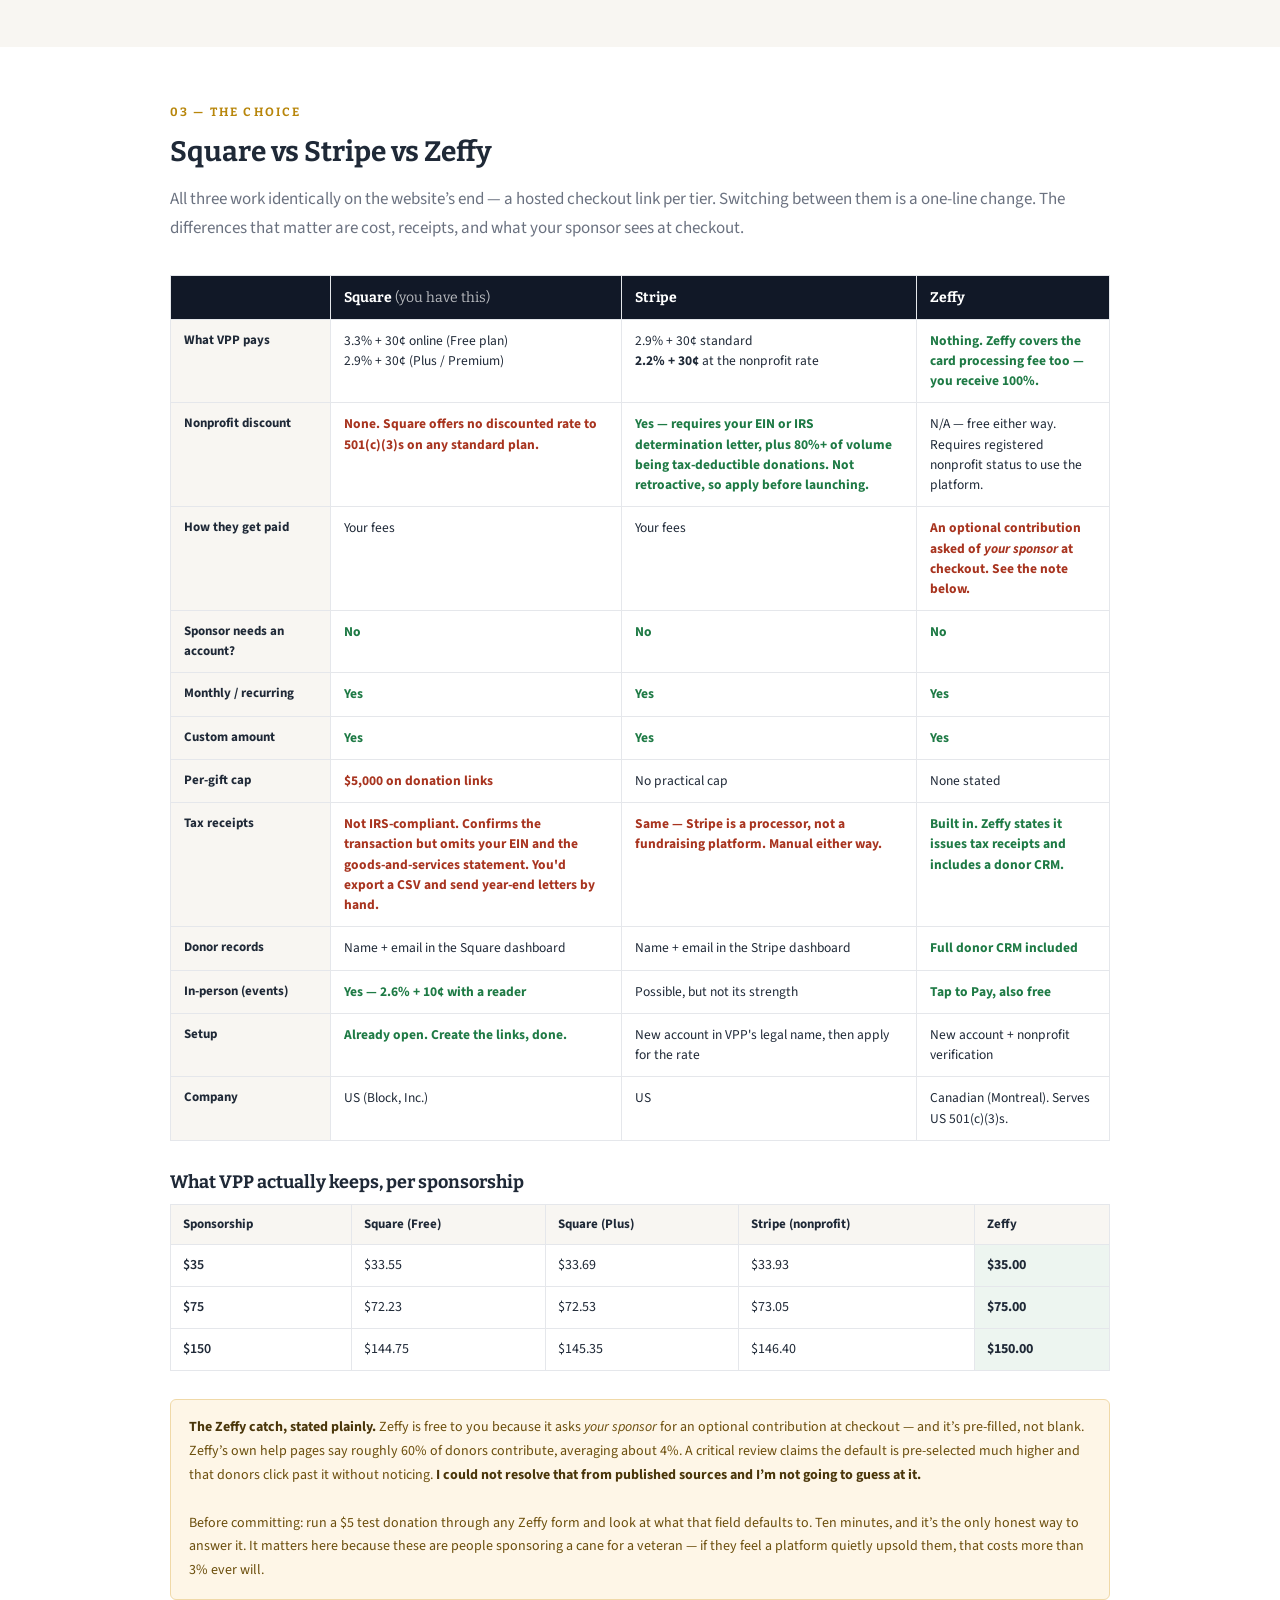
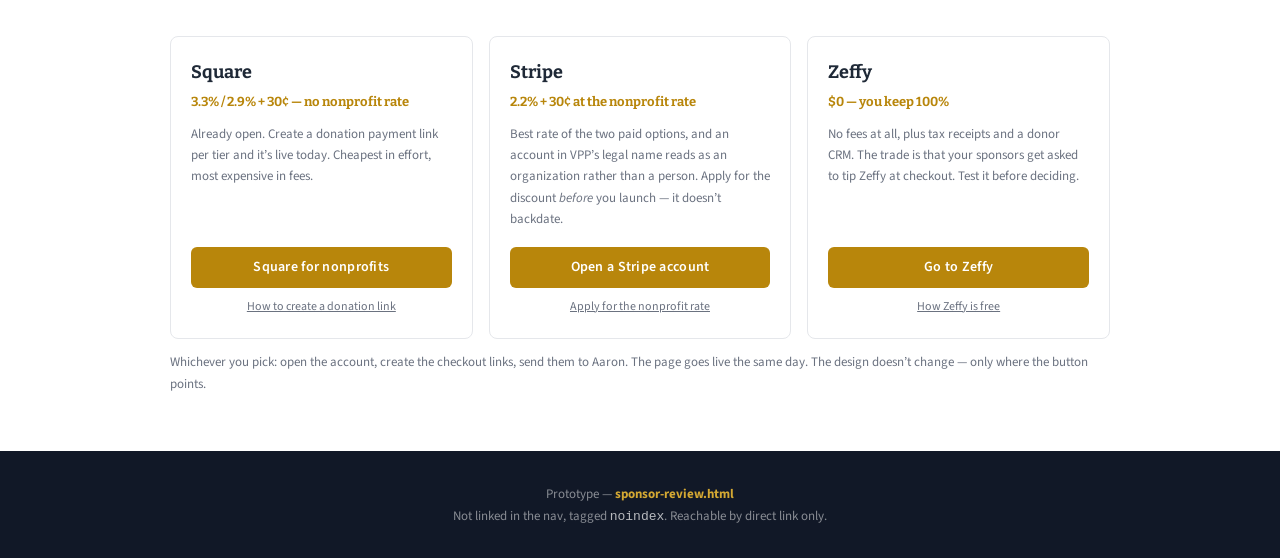
<file: sponsor-review.html>
<!DOCTYPE html>
<html lang="en">
<head>
  <meta charset="UTF-8">
  <meta name="viewport" content="width=device-width, initial-scale=1.0">
  <title>Sponsor a Cane — Prototype | Veteran Promise Project</title>
  <meta name="robots" content="noindex, nofollow">
  <link rel="preconnect" href="https://fonts.googleapis.com">
  <link rel="preconnect" href="https://fonts.gstatic.com" crossorigin>
  <link href="https://fonts.googleapis.com/css2?family=Bitter:wght@400;500;700&family=Source+Sans+3:wght@400;600;700&display=swap" rel="stylesheet">
  <link rel="stylesheet" href="styles.css">
  <style>
    /* ---------- REVIEW CHROME (this page only, never ships public) ---------- */
    .review-bar {
      background: #16181B; color: #fff; padding: 10px 24px;
      font-size: 13px; text-align: center; letter-spacing: .02em;
    }
    .review-bar strong { color: var(--brass-light); }

    .rv-hero { background: var(--navy); padding: 48px 24px 40px; text-align: center; }
    .rv-hero h1 { font-family: 'Bitter', serif; font-size: 34px; color: #fff; margin-bottom: 10px; }
    .rv-hero p { color: rgba(255,255,255,.6); max-width: 640px; margin: 0 auto; line-height: 1.6; }

    .rv-section { padding: 56px 24px; }
    .rv-section:nth-of-type(even) { background: var(--warm-bg); }
    .rv-inner { max-width: 940px; margin: 0 auto; }
    .rv-num {
      font-family: 'Bitter', serif; font-size: 12px; font-weight: 700;
      letter-spacing: .18em; text-transform: uppercase; color: var(--brass); margin-bottom: 10px;
    }
    .rv-inner > h2 { font-size: 28px; margin-bottom: 12px; }
    .rv-lede { color: var(--muted); font-size: 17px; line-height: 1.7; margin-bottom: 32px; }

    /* ---------- NAV MOCKUP ---------- */
    .navmock {
      background: var(--navy); border-bottom: 2px solid var(--brass);
      border-radius: 8px; padding: 14px 20px; overflow-x: auto;
      display: flex; align-items: center; gap: 20px;
    }
    .navmock .nm-brand {
      display: flex; align-items: center; gap: 10px; color: #fff;
      font-family: 'Bitter', serif; font-weight: 700; font-size: 14px; white-space: nowrap;
    }
    .navmock .nm-links {
      display: flex; align-items: center; gap: 18px; margin-left: auto;
      font-size: 13px; color: rgba(255,255,255,.65); white-space: nowrap;
    }
    .navmock .btn { pointer-events: none; }
    .nm-caption { font-size: 13px; color: var(--muted); margin-top: 12px; line-height: 1.7; }
    .nm-caption code {
      background: #fff; border: 1px solid var(--border);
      padding: 1px 5px; border-radius: 3px; font-size: 12px;
    }

    /* ---------- FLOW DEMO ---------- */
    .flow { background: #fff; border: 1px solid var(--border); border-radius: 10px; overflow: hidden; }
    .flow-steps { display: flex; border-bottom: 1px solid var(--border); background: #FCFBF9; }
    .flow-step {
      flex: 1; padding: 14px 18px; font-size: 13px; font-weight: 600; color: var(--muted);
      display: flex; align-items: center; gap: 8px; border-right: 1px solid var(--border);
    }
    .flow-step:last-child { border-right: none; }
    .flow-step.active { color: var(--dark-text); background: #fff; }
    .flow-step .dot {
      width: 20px; height: 20px; border-radius: 50%; background: var(--border);
      color: #fff; font-size: 11px; font-weight: 700;
      display: flex; align-items: center; justify-content: center; flex-shrink: 0;
    }
    .flow-step.active .dot { background: var(--brass); }
    .flow-body { padding: 32px; }

    .demo-wrap { display: grid; grid-template-columns: 150px 1fr; gap: 40px; align-items: start; }
    .cane-rail { display: flex; flex-direction: column; align-items: center; gap: 14px; }
    .cane-rail svg { width: 84px; height: 300px; }
    .cane-empty { stroke: #E2DDD2; fill: none; }
    .cane-fill {
      fill: var(--brass); transform: scaleY(0);
      transform-box: fill-box; transform-origin: bottom;
      transition: transform .55s cubic-bezier(.22,1,.36,1);
    }
    .cane-readout { text-align: center; }
    .cane-readout .amt { font-family: 'Bitter', serif; font-size: 26px; font-weight: 700; line-height: 1; }
    .cane-readout .cap {
      font-size: 10px; font-weight: 700; letter-spacing: .14em;
      text-transform: uppercase; color: var(--muted); margin-top: 7px;
    }

    .freq {
      display: inline-flex; background: var(--warm-bg); border: 1px solid var(--border);
      border-radius: 999px; padding: 4px; margin-bottom: 20px;
    }
    .freq button {
      border: none; background: transparent; cursor: pointer; font-family: inherit;
      font-size: 13px; font-weight: 600; color: var(--muted);
      padding: 7px 18px; border-radius: 999px; transition: .2s;
    }
    .freq button[aria-pressed="true"] { background: var(--navy); color: #fff; }
    .freq button:focus-visible { outline: 2px solid var(--brass); outline-offset: 2px; }

    .tiers { display: flex; flex-direction: column; gap: 10px; }
    .tier {
      display: grid; grid-template-columns: 76px 1fr; align-items: center; gap: 16px;
      background: #fff; border: 1px solid var(--border); border-left: 4px solid var(--border);
      border-radius: 6px; padding: 16px 18px; cursor: pointer; width: 100%;
      text-align: left; font-family: inherit; transition: .18s;
    }
    .tier:hover { border-color: #D6D2C8; }
    .tier[aria-checked="true"] {
      border-color: var(--brass); border-left-color: var(--brass);
      box-shadow: 0 3px 14px rgba(184,134,11,.13);
    }
    .tier:focus-visible { outline: 2px solid var(--brass); outline-offset: 3px; }
    .tier-amt { font-family: 'Bitter', serif; font-size: 22px; font-weight: 700; }
    .tier-name { font-weight: 700; font-size: 15px; margin-bottom: 2px; }
    .tier-desc { color: var(--muted); font-size: 13px; line-height: 1.5; }
    .tier-flag {
      display: inline-block; font-size: 9px; font-weight: 700; letter-spacing: .12em;
      text-transform: uppercase; color: var(--brass); margin-bottom: 4px;
    }
    .custom-input { display: flex; align-items: center; }
    .custom-input span { font-family: 'Bitter', serif; font-size: 19px; font-weight: 700; color: var(--muted); }
    .custom-input input {
      width: 56px; border: none; border-bottom: 2px solid var(--border); background: transparent;
      font-family: 'Bitter', serif; font-size: 22px; font-weight: 700; padding: 0 2px 2px;
      color: var(--dark-text);
    }
    .custom-input input:focus { outline: none; border-bottom-color: var(--brass); }
    .custom-input input::-webkit-outer-spin-button,
    .custom-input input::-webkit-inner-spin-button { -webkit-appearance: none; margin: 0; }
    .custom-input input { -moz-appearance: textfield; }

    #continueBtn { width: 100%; justify-content: center; margin-top: 22px; }

    /* ---------- MOCK CHECKOUT ---------- */
    .co-toggle { display: flex; gap: 8px; margin-bottom: 24px; }
    .co-toggle button {
      flex: 1; padding: 12px 10px; border-radius: 6px; cursor: pointer; font-family: inherit;
      font-size: 14px; font-weight: 600; border: 2px solid var(--border);
      background: #fff; color: var(--muted); transition: .18s;
    }
    .co-toggle button[aria-pressed="true"] {
      border-color: var(--brass); color: var(--dark-text); background: rgba(184,134,11,.06);
    }
    .co-toggle button:focus-visible { outline: 2px solid var(--brass); outline-offset: 2px; }

    .browser { border: 1px solid var(--border); border-radius: 10px; overflow: hidden; background: #fff; }
    .browser-bar {
      background: #F1EFEA; padding: 10px 14px; display: flex; align-items: center; gap: 10px;
      border-bottom: 1px solid var(--border);
    }
    .browser-dots { display: flex; gap: 5px; }
    .browser-dots i { width: 9px; height: 9px; border-radius: 50%; background: #D3CFC7; display: block; }
    .browser-url {
      flex: 1; background: #fff; border: 1px solid var(--border); border-radius: 4px;
      padding: 5px 10px; font-size: 11px; color: var(--muted);
      font-family: ui-monospace, SFMono-Regular, Menlo, monospace;
      overflow: hidden; text-overflow: ellipsis; white-space: nowrap;
    }
    .checkout-page { padding: 32px 28px; max-width: 430px; margin: 0 auto; }
    .co-logo { font-family: 'Bitter', serif; font-weight: 700; font-size: 15px; text-align: center; margin-bottom: 4px; }
    .co-host { text-align: center; font-size: 11px; color: var(--muted); margin-bottom: 24px; }
    .co-summary {
      background: var(--warm-bg); border-radius: 6px; padding: 16px 18px; margin-bottom: 20px;
      display: flex; justify-content: space-between; align-items: baseline;
    }
    .co-summary .lbl { font-size: 14px; font-weight: 600; }
    .co-summary .sub { font-size: 12px; color: var(--muted); margin-top: 3px; }
    .co-summary .val { font-family: 'Bitter', serif; font-size: 24px; font-weight: 700; }

    /* Zeffy-only: the optional contribution row */
    .co-tip {
      display: none; border: 1px dashed #C9A227; background: #FEF9EC;
      border-radius: 6px; padding: 14px 16px; margin-bottom: 20px;
    }
    .co-tip.show { display: block; }
    .co-tip-head {
      display: flex; justify-content: space-between; align-items: baseline;
      font-size: 13px; font-weight: 700; margin-bottom: 6px; gap: 12px;
    }
    .co-tip-head .tipval { font-family: 'Bitter', serif; font-size: 16px; white-space: nowrap; }
    .co-tip p { font-size: 12px; color: #7A5B10; line-height: 1.6; margin: 0; }
    .co-tip-total {
      margin-top: 12px; padding-top: 10px; border-top: 1px solid #EBD9A8;
      display: flex; justify-content: space-between; align-items: baseline;
      font-size: 13px; font-weight: 700;
    }
    .co-tip-total .t { font-family: 'Bitter', serif; font-size: 18px; }

    .co-field { margin-bottom: 14px; }
    .co-field label {
      display: block; font-size: 12px; font-weight: 600; color: var(--muted);
      margin-bottom: 5px; letter-spacing: .02em;
    }
    .co-field .fake {
      border: 1px solid var(--border); border-radius: 5px; padding: 11px 12px;
      font-size: 14px; color: #A9A49B; background: #FCFBF9;
    }
    .co-row { display: grid; grid-template-columns: 1fr 1fr; gap: 10px; }
    .co-wallets { display: grid; grid-template-columns: 1fr 1fr; gap: 10px; margin-bottom: 18px; }
    .co-wallet {
      border: 1px solid var(--border); border-radius: 5px; padding: 10px;
      text-align: center; font-size: 13px; font-weight: 600; background: #fff; color: var(--dark-text);
    }
    .co-divider {
      display: flex; align-items: center; gap: 12px; margin: 18px 0;
      color: var(--muted); font-size: 11px; letter-spacing: .1em; text-transform: uppercase;
    }
    .co-divider::before, .co-divider::after { content: ''; flex: 1; height: 1px; background: var(--border); }
    .co-pay {
      width: 100%; padding: 14px; border: none; border-radius: 6px; color: #fff;
      font-family: inherit; font-size: 15px; font-weight: 700; margin-top: 8px; cursor: default;
    }
    .co-foot { text-align: center; font-size: 11px; color: var(--muted); margin-top: 14px; line-height: 1.6; }

    .noaccount {
      margin-top: 20px; background: #EAF4EC; border: 1px solid #BFD9C6;
      border-radius: 6px; padding: 14px 16px; font-size: 14px; color: #24603A; line-height: 1.7;
    }
    .noaccount strong { color: #17452a; }

    /* ---------- COMPARISON ---------- */
    table.cmp { width: 100%; border-collapse: collapse; background: #fff; font-size: 13.5px; }
    table.cmp th, table.cmp td {
      border: 1px solid var(--border); padding: 11px 13px; text-align: left; vertical-align: top;
    }
    table.cmp thead th { background: var(--navy); color: #fff; font-family: 'Bitter', serif; font-size: 14px; }
    table.cmp tbody th { background: var(--warm-bg); font-weight: 700; width: 160px; font-size: 13px; }
    table.cmp .good { color: #1E7A45; font-weight: 700; }
    table.cmp .bad  { color: #A8341F; font-weight: 700; }
    .cmp-wrap { overflow-x: auto; margin-bottom: 24px; }

    .net-table { width: 100%; border-collapse: collapse; background: #fff; font-size: 14px; margin-top: 8px; }
    .net-table th, .net-table td { border: 1px solid var(--border); padding: 10px 12px; text-align: left; }
    .net-table thead th { background: var(--warm-bg); font-size: 13px; }
    .net-table td:first-child { font-weight: 600; }
    .net-best { background: rgba(30,122,69,.08); font-weight: 700; }
    .cmp-note { font-size: 13px; color: var(--muted); line-height: 1.7; margin-top: 12px; }

    /* ---------- SIGNUP CARDS ---------- */
    .signups { display: grid; grid-template-columns: repeat(3, 1fr); gap: 16px; margin-top: 36px; }
    .su {
      background: #fff; border: 1px solid var(--border); border-radius: 8px;
      padding: 22px 20px; display: flex; flex-direction: column;
    }
    .su h4 { font-size: 18px; margin-bottom: 6px; }
    .su .rate {
      font-family: 'Bitter', serif; font-size: 13px; font-weight: 700;
      color: var(--brass); margin-bottom: 12px;
    }
    .su p { font-size: 13px; color: var(--muted); line-height: 1.65; margin-bottom: 16px; flex: 1; }
    .su .btn { justify-content: center; width: 100%; }
    .su .link2 {
      display: block; text-align: center; font-size: 12px; color: var(--muted);
      margin-top: 10px; text-decoration: underline;
    }
    .su .link2:hover { color: var(--brass); }

    .callout {
      background: #FEF6E7; border: 1px solid #F0D9A8; border-radius: 6px;
      padding: 16px 18px; font-size: 14px; line-height: 1.7; color: #6B4E0C; margin-top: 28px;
    }
    .callout strong { color: #4A360A; }

    @media (prefers-reduced-motion: reduce) { .cane-fill, .tier { transition: none; } }
    @media (max-width: 860px) { .signups { grid-template-columns: 1fr; } }
    @media (max-width: 760px) {
      .demo-wrap { grid-template-columns: 1fr; gap: 24px; }
      .cane-rail { flex-direction: row; justify-content: center; gap: 24px; }
      .cane-rail svg { width: 56px; height: 190px; }
      .flow-body { padding: 22px 18px; }
      .flow-step { font-size: 11px; padding: 12px 10px; gap: 6px; }
      .co-toggle { flex-direction: column; }
    }
  </style>
</head>
<body>

<div class="review-bar">
  <strong>PROTOTYPE</strong> &nbsp;·&nbsp; Not linked from the site. Not indexed. Nothing here is live.
</div>

<header class="rv-hero">
  <h1>Sponsor a Cane</h1>
  <p>Here&rsquo;s the button, the flow a sponsor walks through, and what checkout looks like on each of the three services. Pick the one you want and sign up &mdash; links are at the bottom.</p>
</header>

<!-- ============ 1. THE BUTTON ============ -->
<section class="rv-section">
  <div class="rv-inner">
    <div class="rv-num">01 — The button</div>
    <h2>What it looks like in the nav</h2>
    <p class="rv-lede">The new Sponsor a Cane button, shown next to the existing Donate button. <strong>Mockup only</strong> &mdash; nothing on the live site has changed, and neither button here is clickable.</p>

    <div class="navmock">
      <div class="nm-brand"><span>Veteran Promise Project</span></div>
      <div class="nm-links">
        <span>Home</span><span>Services</span><span>Cane Gallery</span><span>Sponsors</span><span>Blog</span><span>Resources</span><span>Contact</span>
        <a class="btn btn-outline btn-sm" style="color:var(--brass-light);border-color:var(--brass-light);">Donate</a>
        <a class="btn btn-primary btn-sm">Sponsor a Cane</a>
      </div>
    </div>
    <p class="nm-caption">
      Shown together so you can see both. Worth knowing: the current Donate button points at a GoFundMe titled <code>help-shanon-ryan-craft-quality-canes-for-veterans</code> &mdash; which reads as a personal fundraiser rather than the organization. If Sponsor a Cane replaces it, the whole site reads as VPP the nonprofit. Your call whether they coexist or one goes.
    </p>
  </div>
</section>

<!-- ============ 2. THE FLOW ============ -->
<section class="rv-section">
  <div class="rv-inner">
    <div class="rv-num">02 — The flow</div>
    <h2>Walk it yourself</h2>
    <p class="rv-lede">Pick an amount. Watch the cane fill. Hit continue and you&rsquo;ll land on the checkout &mdash; then flip between Square, Stripe, and Zeffy to see what each one looks like to your sponsor.</p>

    <div class="flow">
      <div class="flow-steps">
        <div class="flow-step active" id="s1"><span class="dot">1</span> Choose an amount</div>
        <div class="flow-step" id="s2"><span class="dot">2</span> Checkout</div>
        <div class="flow-step" id="s3"><span class="dot">3</span> Done</div>
      </div>

      <!-- STEP 1 -->
      <div class="flow-body" id="step1">
        <div class="demo-wrap">
          <aside class="cane-rail" aria-hidden="true">
            <svg viewBox="0 0 70 260">
              <defs>
                <mask id="caneMask" maskUnits="userSpaceOnUse" x="0" y="0" width="70" height="260">
                  <path d="M26 250 L26 80 A13 13 0 1 1 52 80 L52 102"
                        fill="none" stroke="#fff" stroke-width="12" stroke-linecap="round"/>
                </mask>
              </defs>
              <path class="cane-empty" d="M26 250 L26 80 A13 13 0 1 1 52 80 L52 102"
                    stroke-width="12" stroke-linecap="round"/>
              <g mask="url(#caneMask)">
                <rect id="caneFill" class="cane-fill" x="0" y="0" width="70" height="260"/>
              </g>
            </svg>
            <div class="cane-readout">
              <div class="amt" id="railAmount">$0</div>
              <div class="cap" id="railCaption">Choose an amount</div>
            </div>
          </aside>

          <div>
            <div class="freq" role="group" aria-label="Giving frequency">
              <button type="button" id="freqOnce" aria-pressed="true">One time</button>
              <button type="button" id="freqMonthly" aria-pressed="false">Monthly</button>
            </div>
            <div class="tiers" role="radiogroup" aria-label="Sponsorship amount" id="tiers"></div>
            <button type="button" class="btn btn-primary" id="continueBtn" disabled>Choose an amount</button>
          </div>
        </div>
      </div>

      <!-- STEP 2 -->
      <div class="flow-body" id="step2" style="display:none;">
        <div class="co-toggle" role="group" aria-label="Processor preview">
          <button type="button" id="pSquare" aria-pressed="true">Square</button>
          <button type="button" id="pStripe" aria-pressed="false">Stripe</button>
          <button type="button" id="pZeffy"  aria-pressed="false">Zeffy</button>
        </div>

        <div class="browser">
          <div class="browser-bar">
            <div class="browser-dots"><i></i><i></i><i></i></div>
            <div class="browser-url" id="coUrl">square.link/u/vpp-sponsor-a-cane</div>
          </div>
          <div class="checkout-page">
            <div class="co-logo">Veteran Promise Project</div>
            <div class="co-host" id="coHost">Secure checkout hosted by Square</div>

            <div class="co-summary">
              <div>
                <div class="lbl" id="coTierName">A full cane</div>
                <div class="sub" id="coFreq">One-time sponsorship</div>
              </div>
              <div class="val" id="coAmount">$150</div>
            </div>

            <!-- Zeffy only -->
            <div class="co-tip" id="coTip">
              <div class="co-tip-head">
                <span>Optional contribution to Zeffy</span>
                <span class="tipval" id="tipVal">$0.00</span>
              </div>
              <p id="tipNote">This is how Zeffy stays free.</p>
              <div class="co-tip-total">
                <span>Sponsor pays</span>
                <span class="t" id="tipTotal">$150.00</span>
              </div>
            </div>

            <div class="co-wallets">
              <div class="co-wallet">Apple&nbsp;Pay</div>
              <div class="co-wallet">Google&nbsp;Pay</div>
            </div>
            <div class="co-divider">or pay with card</div>

            <div class="co-field">
              <label>Email</label>
              <div class="fake">you@example.com</div>
            </div>
            <div class="co-field">
              <label>Card number</label>
              <div class="fake">1234 5678 9012 3456</div>
            </div>
            <div class="co-row">
              <div class="co-field"><label>Expiry</label><div class="fake">MM / YY</div></div>
              <div class="co-field"><label>CVV</label><div class="fake">123</div></div>
            </div>
            <div class="co-field">
              <label>Name on card</label>
              <div class="fake">Jane Sponsor</div>
            </div>

            <button class="co-pay" id="coPay" style="background:#006AFF;">Pay $150</button>
            <div class="co-foot" id="coFoot">Payments processed securely by Square.<br>Veteran Promise Project never sees your card number.</div>
          </div>
        </div>

        <div class="noaccount">
          <strong>The sponsor never needs an account.</strong> Not Square, not Stripe, not Zeffy. They type in a card and they&rsquo;re done &mdash; same as buying anything online. All three work this way. (PayPal is the one that nudges donors toward creating an account, which is why it&rsquo;s not on this list.)
        </div>

        <p style="margin-top:20px;">
          <button type="button" class="btn btn-outline btn-sm" id="backBtn">&larr; Back to amounts</button>
        </p>
      </div>
    </div>

    <p class="nm-caption">
      <strong>Two technical notes.</strong> The checkout screen above is a representative mockup, not a screenshot &mdash; the real pages differ in styling and wording, but the shape (amount, wallets, card fields, pay) is accurate. And the tier amounts &mdash; $35 / $75 / $150 &mdash; are <strong>placeholders</strong>: the cane graphic fills to &ldquo;a full cane&rdquo; at $150. Tell Aaron what a finished cane actually costs in materials and shipping and he&rsquo;ll set the real numbers. Nothing else about the design changes.
    </p>
  </div>
</section>

<!-- ============ 3. THE CHOICE ============ -->
<section class="rv-section">
  <div class="rv-inner">
    <div class="rv-num">03 — The choice</div>
    <h2>Square vs Stripe vs Zeffy</h2>
    <p class="rv-lede">All three work identically on the website&rsquo;s end &mdash; a hosted checkout link per tier. Switching between them is a one-line change. The differences that matter are cost, receipts, and what your sponsor sees at checkout.</p>

    <div class="cmp-wrap">
      <table class="cmp">
        <thead>
          <tr>
            <th style="width:160px;"></th>
            <th>Square <span style="font-weight:400;opacity:.7;">(you have this)</span></th>
            <th>Stripe</th>
            <th>Zeffy</th>
          </tr>
        </thead>
        <tbody>
          <tr>
            <th>What VPP pays</th>
            <td>3.3% + 30¢ online (Free plan)<br>2.9% + 30¢ (Plus / Premium)</td>
            <td>2.9% + 30¢ standard<br><strong>2.2% + 30¢</strong> at the nonprofit rate</td>
            <td class="good">Nothing. Zeffy covers the card processing fee too — you receive 100%.</td>
          </tr>
          <tr>
            <th>Nonprofit discount</th>
            <td class="bad">None. Square offers no discounted rate to 501(c)(3)s on any standard plan.</td>
            <td class="good">Yes — requires your EIN or IRS determination letter, plus 80%+ of volume being tax-deductible donations. Not retroactive, so apply before launching.</td>
            <td>N/A — free either way. Requires registered nonprofit status to use the platform.</td>
          </tr>
          <tr>
            <th>How they get paid</th>
            <td>Your fees</td>
            <td>Your fees</td>
            <td class="bad">An optional contribution asked of <em>your sponsor</em> at checkout. See the note below.</td>
          </tr>
          <tr>
            <th>Sponsor needs an account?</th>
            <td class="good">No</td>
            <td class="good">No</td>
            <td class="good">No</td>
          </tr>
          <tr>
            <th>Monthly / recurring</th>
            <td class="good">Yes</td>
            <td class="good">Yes</td>
            <td class="good">Yes</td>
          </tr>
          <tr>
            <th>Custom amount</th>
            <td class="good">Yes</td>
            <td class="good">Yes</td>
            <td class="good">Yes</td>
          </tr>
          <tr>
            <th>Per-gift cap</th>
            <td class="bad">$5,000 on donation links</td>
            <td>No practical cap</td>
            <td>None stated</td>
          </tr>
          <tr>
            <th>Tax receipts</th>
            <td class="bad">Not IRS-compliant. Confirms the transaction but omits your EIN and the goods-and-services statement. You'd export a CSV and send year-end letters by hand.</td>
            <td class="bad">Same — Stripe is a processor, not a fundraising platform. Manual either way.</td>
            <td class="good">Built in. Zeffy states it issues tax receipts and includes a donor CRM.</td>
          </tr>
          <tr>
            <th>Donor records</th>
            <td>Name + email in the Square dashboard</td>
            <td>Name + email in the Stripe dashboard</td>
            <td class="good">Full donor CRM included</td>
          </tr>
          <tr>
            <th>In-person (events)</th>
            <td class="good">Yes — 2.6% + 10¢ with a reader</td>
            <td>Possible, but not its strength</td>
            <td class="good">Tap to Pay, also free</td>
          </tr>
          <tr>
            <th>Setup</th>
            <td class="good">Already open. Create the links, done.</td>
            <td>New account in VPP's legal name, then apply for the rate</td>
            <td>New account + nonprofit verification</td>
          </tr>
          <tr>
            <th>Company</th>
            <td>US (Block, Inc.)</td>
            <td>US</td>
            <td>Canadian (Montreal). Serves US 501(c)(3)s.</td>
          </tr>
        </tbody>
      </table>
    </div>

    <h3 style="font-size:18px;margin:28px 0 6px;">What VPP actually keeps, per sponsorship</h3>
    <table class="net-table">
      <thead>
        <tr>
          <th>Sponsorship</th>
          <th>Square (Free)</th>
          <th>Square (Plus)</th>
          <th>Stripe (nonprofit)</th>
          <th>Zeffy</th>
        </tr>
      </thead>
      <tbody>
        <tr><td>$35</td>  <td>$33.55</td>  <td>$33.69</td>  <td>$33.93</td>  <td class="net-best">$35.00</td></tr>
        <tr><td>$75</td>  <td>$72.23</td>  <td>$72.53</td>  <td>$73.05</td>  <td class="net-best">$75.00</td></tr>
        <tr><td>$150</td> <td>$144.75</td> <td>$145.35</td> <td>$146.40</td> <td class="net-best">$150.00</td></tr>
      </tbody>
    </table>

    <div class="callout">
      <strong>The Zeffy catch, stated plainly.</strong> Zeffy is free to you because it asks <em>your sponsor</em> for an optional contribution at checkout &mdash; and it&rsquo;s pre-filled, not blank. Zeffy&rsquo;s own help pages say roughly 60% of donors contribute, averaging about 4%. A critical review claims the default is pre-selected much higher and that donors click past it without noticing. <strong>I could not resolve that from published sources and I&rsquo;m not going to guess at it.</strong><br><br>
      Before committing: run a $5 test donation through any Zeffy form and look at what that field defaults to. Ten minutes, and it&rsquo;s the only honest way to answer it. It matters here because these are people sponsoring a cane for a veteran &mdash; if they feel a platform quietly upsold them, that costs more than 3% ever will.
    </div>

    <div class="signups">
      <div class="su">
        <h4>Square</h4>
        <div class="rate">3.3% / 2.9% + 30¢ &mdash; no nonprofit rate</div>
        <p>Already open. Create a donation payment link per tier and it&rsquo;s live today. Cheapest in effort, most expensive in fees.</p>
        <a href="https://squareup.com/us/en/services/nonprofit" target="_blank" rel="noopener" class="btn btn-primary btn-sm">Square for nonprofits</a>
        <a href="https://squareup.com/help/us/en/article/7184-set-up-donation-goals-with-square-checkout-links" target="_blank" rel="noopener" class="link2">How to create a donation link</a>
      </div>
      <div class="su">
        <h4>Stripe</h4>
        <div class="rate">2.2% + 30¢ at the nonprofit rate</div>
        <p>Best rate of the two paid options, and an account in VPP&rsquo;s legal name reads as an organization rather than a person. Apply for the discount <em>before</em> you launch &mdash; it doesn&rsquo;t backdate.</p>
        <a href="https://stripe.com" target="_blank" rel="noopener" class="btn btn-primary btn-sm">Open a Stripe account</a>
        <a href="https://support.stripe.com/questions/fee-discount-for-nonprofit-organizations" target="_blank" rel="noopener" class="link2">Apply for the nonprofit rate</a>
      </div>
      <div class="su">
        <h4>Zeffy</h4>
        <div class="rate">$0 &mdash; you keep 100%</div>
        <p>No fees at all, plus tax receipts and a donor CRM. The trade is that your sponsors get asked to tip Zeffy at checkout. Test it before deciding.</p>
        <a href="https://www.zeffy.com/" target="_blank" rel="noopener" class="btn btn-primary btn-sm">Go to Zeffy</a>
        <a href="https://support.zeffy.com/how-is-zeffy-free" target="_blank" rel="noopener" class="link2">How Zeffy is free</a>
      </div>
    </div>

    <p class="cmp-note">
      Whichever you pick: open the account, create the checkout links, send them to Aaron. The page goes live the same day. The design doesn&rsquo;t change &mdash; only where the button points.
    </p>
  </div>
</section>

<footer style="background:var(--navy);padding:32px 24px;text-align:center;">
  <p style="color:rgba(255,255,255,.5);font-size:13px;line-height:1.7;max-width:620px;margin:0 auto;">
    Prototype &mdash; <strong style="color:var(--brass-light);">sponsor-review.html</strong><br>
    Not linked in the nav, tagged <code style="color:rgba(255,255,255,.7);">noindex</code>. Reachable by direct link only.
  </p>
</footer>

<script>
/* Placeholder tiers — replace once we know the real cost of a finished cane. */
const TIERS = [
  { amount: 35,  name: 'The blank',           desc: 'A hardwood blank and the finish that goes on it.' },
  { amount: 75,  name: 'Handle and hardware', desc: 'Brass collar, tip, and the fittings that take a veteran\u2019s weight.' },
  { amount: 150, name: 'A full cane',         desc: 'One complete cane, start to finish, for one veteran.', flag: 'Sponsors a whole cane' }
];
const FULL_CANE = 150;
const MIN_CUSTOM = 5;

/* NOT VERIFIED. Zeffy's real pre-filled default is unconfirmed — sources conflict.
   Used here only to illustrate that the row exists and is pre-filled. The UI says so. */
const ZEFFY_TIP_RATE = 0.15;

let selected = null, frequency = 'once', processor = 'square';

const tiersEl = document.getElementById('tiers');
tiersEl.innerHTML = TIERS.map((t, i) => `
  <button type="button" class="tier" role="radio" aria-checked="false"
          data-amount="${t.amount}" data-index="${i}" tabindex="${i === 0 ? '0' : '-1'}">
    <div class="tier-amt">$${t.amount}</div>
    <div>
      ${t.flag ? `<div class="tier-flag">${t.flag}</div>` : ''}
      <div class="tier-name">${t.name}</div>
      <div class="tier-desc">${t.desc}</div>
    </div>
  </button>`).join('') + `
  <div class="tier" role="radio" aria-checked="false" tabindex="-1" data-custom="true" data-index="${TIERS.length}">
    <div class="custom-input">
      <span>$</span>
      <input type="number" id="customAmount" min="${MIN_CUSTOM}" step="1" placeholder="0"
             aria-label="Custom amount" inputmode="numeric">
    </div>
    <div>
      <div class="tier-name">Another amount</div>
      <div class="tier-desc">Whatever they can put toward the next one.</div>
    </div>
  </div>`;

const tierEls = Array.from(tiersEl.querySelectorAll('[role="radio"]'));
const customInput = document.getElementById('customAmount');

function currentTierName() {
  if (selected === null) return '';
  const t = TIERS.find(t => t.amount === selected);
  return t ? t.name : 'Sponsorship';
}

function select(el) {
  tierEls.forEach(t => { t.setAttribute('aria-checked','false'); t.setAttribute('tabindex','-1'); });
  el.setAttribute('aria-checked','true');
  el.setAttribute('tabindex','0');
  if (el.dataset.custom) {
    const v = parseInt(customInput.value, 10);
    selected = (!isNaN(v) && v >= MIN_CUSTOM) ? v : null;
    customInput.focus();
  } else {
    selected = parseInt(el.dataset.amount, 10);
  }
  paint();
}

tierEls.forEach(el => {
  el.addEventListener('click', () => select(el));
  el.addEventListener('keydown', e => {
    if ((e.key === 'Enter' || e.key === ' ') && e.target !== customInput) { e.preventDefault(); select(el); }
    if (['ArrowDown','ArrowRight','ArrowUp','ArrowLeft'].includes(e.key)) {
      e.preventDefault();
      const i = parseInt(el.dataset.index, 10);
      const n = ['ArrowDown','ArrowRight'].includes(e.key)
        ? (i + 1) % tierEls.length : (i - 1 + tierEls.length) % tierEls.length;
      tierEls[n].focus(); select(tierEls[n]);
    }
  });
});
customInput.addEventListener('input', () => {
  const wrap = customInput.closest('[role="radio"]');
  if (wrap.getAttribute('aria-checked') !== 'true') select(wrap);
  const v = parseInt(customInput.value, 10);
  selected = (!isNaN(v) && v >= MIN_CUSTOM) ? v : null;
  paint();
});
customInput.addEventListener('focus', () => {
  const wrap = customInput.closest('[role="radio"]');
  if (wrap.getAttribute('aria-checked') !== 'true') select(wrap);
});

const freqOnce = document.getElementById('freqOnce');
const freqMonthly = document.getElementById('freqMonthly');
freqOnce.addEventListener('click', () => { frequency = 'once'; setFreqUI(); });
freqMonthly.addEventListener('click', () => { frequency = 'monthly'; setFreqUI(); });
function setFreqUI() {
  freqOnce.setAttribute('aria-pressed', String(frequency === 'once'));
  freqMonthly.setAttribute('aria-pressed', String(frequency === 'monthly'));
  paint();
}

const caneFill = document.getElementById('caneFill');
const railAmount = document.getElementById('railAmount');
const railCaption = document.getElementById('railCaption');
const continueBtn = document.getElementById('continueBtn');

function paint() {
  const amt = selected || 0;
  const pct = Math.min(amt / FULL_CANE, 1);
  caneFill.style.transform = `scaleY(${pct})`;
  railAmount.textContent = '$' + amt.toLocaleString();

  if (amt === 0) railCaption.textContent = 'Choose an amount';
  else if (pct >= 1) {
    const canes = Math.floor(amt / FULL_CANE);
    railCaption.textContent = canes > 1
      ? `${canes} canes${frequency === 'monthly' ? ' a month' : ''}`
      : `A full cane${frequency === 'monthly' ? ' a month' : ''}`;
  } else railCaption.textContent = `${Math.round(pct * 100)}% of a cane`;

  continueBtn.disabled = !selected;
  continueBtn.textContent = !selected
    ? 'Choose an amount'
    : (frequency === 'monthly' ? `Continue — $${selected} a month` : `Continue — $${selected}`);
}

const step1 = document.getElementById('step1');
const step2 = document.getElementById('step2');
const s1 = document.getElementById('s1');
const s2 = document.getElementById('s2');

continueBtn.addEventListener('click', () => {
  step1.style.display = 'none';
  step2.style.display = 'block';
  s1.classList.remove('active');
  s2.classList.add('active');
  paintCheckout();
  step2.scrollIntoView({ behavior: 'smooth', block: 'center' });
});
document.getElementById('backBtn').addEventListener('click', () => {
  step2.style.display = 'none';
  step1.style.display = 'block';
  s2.classList.remove('active');
  s1.classList.add('active');
});

const pSquare = document.getElementById('pSquare');
const pStripe = document.getElementById('pStripe');
const pZeffy  = document.getElementById('pZeffy');
pSquare.addEventListener('click', () => { processor = 'square'; paintCheckout(); });
pStripe.addEventListener('click', () => { processor = 'stripe'; paintCheckout(); });
pZeffy .addEventListener('click', () => { processor = 'zeffy';  paintCheckout(); });

const PROCESSORS = {
  square: { url: 'square.link/u/vpp-sponsor-a-cane',           host: 'Secure checkout hosted by Square', color: '#006AFF', name: 'Square' },
  stripe: { url: 'buy.stripe.com/vpp-sponsor-a-cane',          host: 'Secure checkout hosted by Stripe', color: '#635BFF', name: 'Stripe' },
  zeffy:  { url: 'zeffy.com/donation-form/vpp-sponsor-a-cane', host: 'Secure checkout hosted by Zeffy',  color: '#1F7A5C', name: 'Zeffy'  }
};

function paintCheckout() {
  pSquare.setAttribute('aria-pressed', String(processor === 'square'));
  pStripe.setAttribute('aria-pressed', String(processor === 'stripe'));
  pZeffy .setAttribute('aria-pressed', String(processor === 'zeffy'));

  const p = PROCESSORS[processor];
  document.getElementById('coUrl').textContent  = p.url;
  document.getElementById('coHost').textContent = p.host;
  document.getElementById('coFoot').innerHTML =
    `Payments processed securely by ${p.name}.<br>Veteran Promise Project never sees your card number.`;

  const pay = document.getElementById('coPay');
  pay.style.background = p.color;

  const amt = selected || 0;
  document.getElementById('coAmount').textContent   = '$' + amt.toLocaleString();
  document.getElementById('coTierName').textContent = currentTierName();
  document.getElementById('coFreq').textContent =
    frequency === 'monthly' ? 'Monthly sponsorship' : 'One-time sponsorship';

  const tip = document.getElementById('coTip');
  const isZeffy = processor === 'zeffy';
  tip.classList.toggle('show', isZeffy);

  let payAmount = amt;
  if (isZeffy) {
    const tipAmt = amt * ZEFFY_TIP_RATE;
    payAmount = amt + tipAmt;
    document.getElementById('tipVal').textContent   = '$' + tipAmt.toFixed(2);
    document.getElementById('tipTotal').textContent = '$' + payAmount.toFixed(2);
    document.getElementById('tipNote').innerHTML =
      `Pre-filled by default, not blank &mdash; the donor has to notice it to change it. ` +
      `<strong>The amount shown here is illustrative; Zeffy&rsquo;s real default is unverified.</strong> ` +
      `Zeffy says donors average about 4%; a critical review claims it&rsquo;s pre-set much higher. ` +
      `VPP receives the full $${amt.toLocaleString()} either way &mdash; this rides on top.`;
  }

  pay.textContent = frequency === 'monthly'
    ? `Subscribe — $${payAmount.toFixed(isZeffy ? 2 : 0)}/month`
    : `Pay $${payAmount.toFixed(isZeffy ? 2 : 0)}`;
}

paint();
</script>
</body>
</html>
</file>
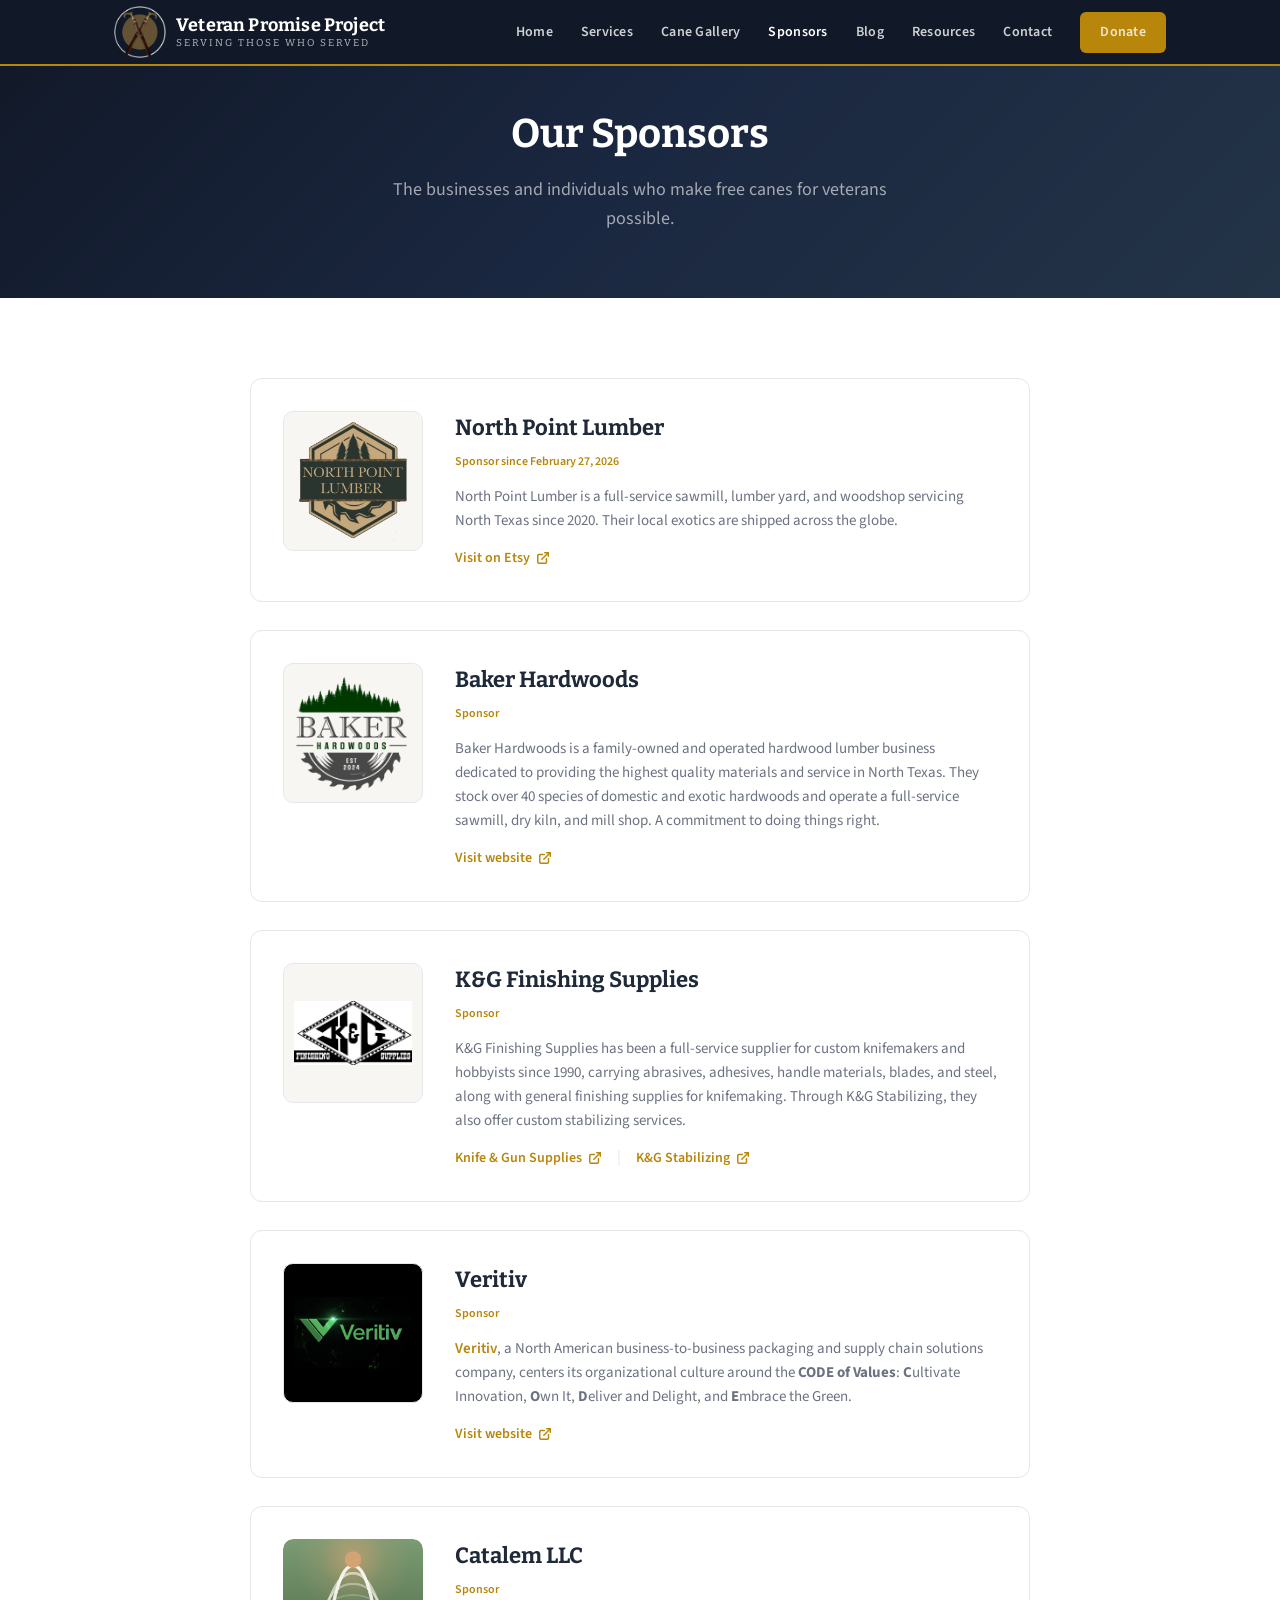
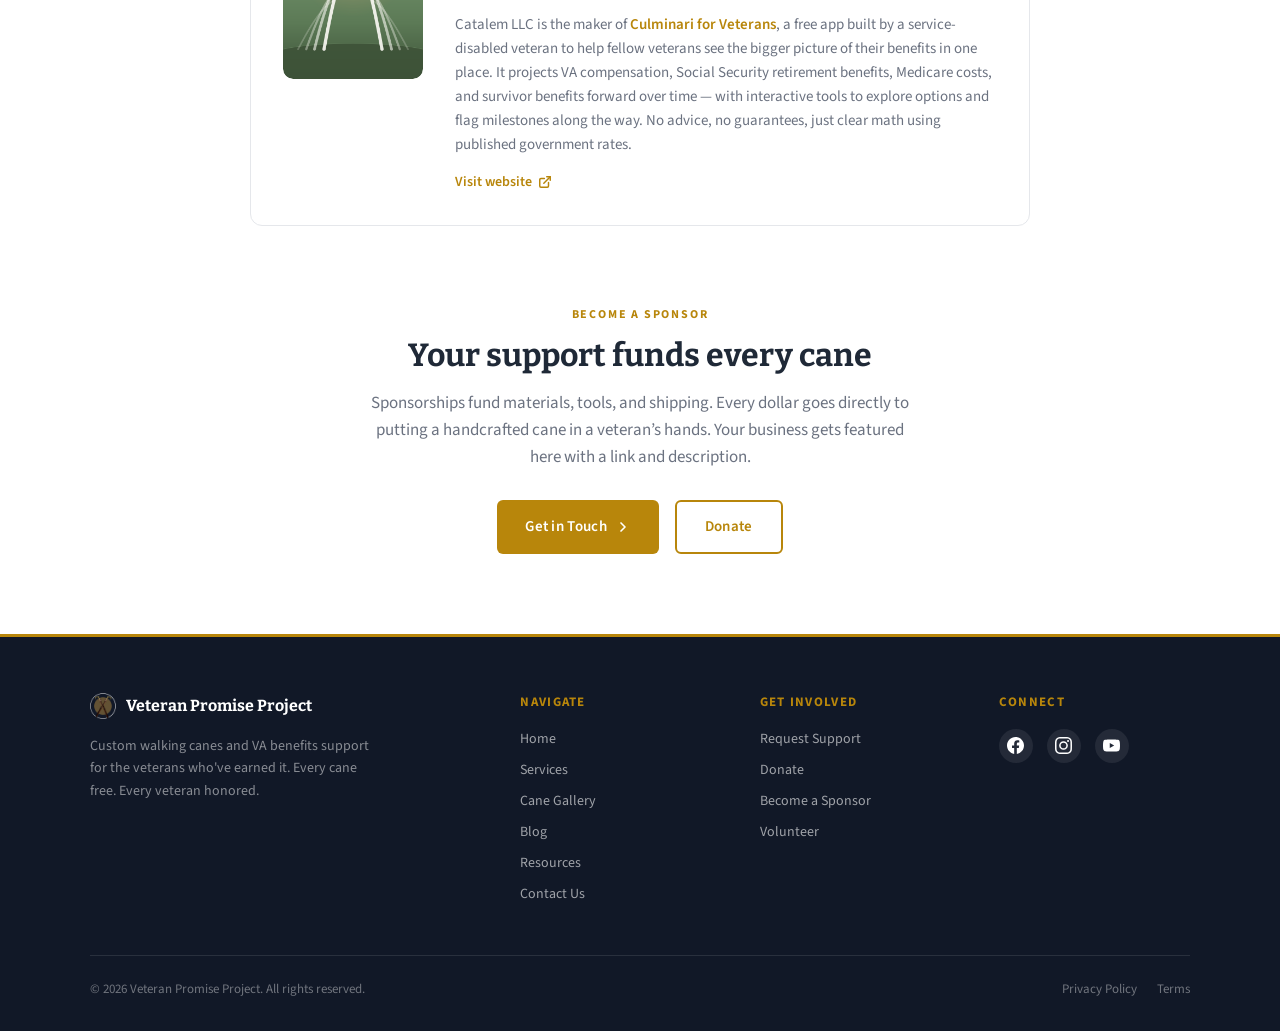
<file: sponsors.html>
<!DOCTYPE html>
<html lang="en">
<head>
  <meta charset="UTF-8">
  <meta name="viewport" content="width=device-width, initial-scale=1.0">
  <title>Sponsors | Veteran Promise Project</title>
  <meta name="description" content="Meet the sponsors who make the Veteran Promise Project possible. Learn how your business can support free canes for veterans.">
  <link rel="preconnect" href="https://fonts.googleapis.com">
  <link rel="preconnect" href="https://fonts.gstatic.com" crossorigin>
  <link href="https://fonts.googleapis.com/css2?family=Bitter:wght@400;500;700&family=Source+Sans+3:wght@400;600;700&display=swap" rel="stylesheet">
  <link rel="stylesheet" href="styles.css">
  <style>
    .foot-social { display: flex; gap: 14px; margin-top: 4px; }
    .foot-social a { width: 34px; height: 34px; border-radius: 50%;
      display: flex; align-items: center; justify-content: center;
      background: rgba(255,255,255,.08); transition: background .2s; }
    .foot-social a:hover { background: var(--brass); }
    .foot-social svg { width: 17px; height: 17px; fill: #fff; }
  </style>
  <link rel="canonical" href="https://veteranpromiseproject.com/sponsors.html">
  <link rel="icon" href="favicon.ico" sizes="any">
  <link rel="icon" type="image/png" sizes="32x32" href="favicon-32.png">
  <link rel="apple-touch-icon" href="apple-touch-icon.png">
  <meta property="og:title" content="Sponsors | Veteran Promise Project">
  <meta property="og:description" content="The businesses backing free canes for veterans.">
  <meta property="og:image" content="https://veteranpromiseproject.com/images/logo.png">
  <meta property="og:url" content="https://veteranpromiseproject.com/sponsors.html">
  <meta property="og:type" content="website">
  <meta name="twitter:card" content="summary_large_image">
  <style>
    .sponsor-card-full {
      border: 1px solid #E5E7EB; border-radius: 12px; overflow: hidden;
      transition: box-shadow 0.2s; background: #fff;
    }
    .sponsor-card-full:hover { box-shadow: 0 4px 20px rgba(0,0,0,0.08); }
    .sponsor-card-inner {
      display: flex; gap: 32px; padding: 32px; align-items: flex-start;
    }
    .sponsor-logo {
      flex: 0 0 140px; width: 140px; height: 140px; border-radius: 10px;
      overflow: hidden; border: 1px solid #E5E7EB; background: #F8F6F2;
    }
    .sponsor-logo img {
      width: 100%; height: 100%; object-fit: contain; display: block; padding: 10px;
    }
    .sponsor-details { flex: 1; }
    .sponsor-details h3 {
      font-family: 'Bitter', serif; font-size: 22px; font-weight: 700;
      color: var(--dark-text); margin-bottom: 4px;
    }
    .sponsor-since-tag {
      display: inline-block; font-size: 12px; font-weight: 600;
      color: #B8860B; margin-bottom: 14px;
    }
    .sponsor-details p {
      font-size: 15px; color: var(--muted); line-height: 1.6; margin-bottom: 12px;
    }
    .sponsor-link {
      display: inline-flex; align-items: center; gap: 6px;
      font-size: 14px; font-weight: 600; color: #B8860B;
      transition: color 0.2s;
    }
    .sponsor-link:hover { color: #9A7209; }
    .sponsor-highlight {
      margin-top: 14px; padding: 12px 16px; background: #FFFBEB;
      border: 1px solid #FDE68A; border-radius: 8px;
      font-size: 14px; color: #92400E; line-height: 1.5;
    }
    .sponsor-highlight strong { font-weight: 700; }
    .sponsors-list { display: flex; flex-direction: column; gap: 28px; max-width: 780px; margin: 0 auto; }
    @media (max-width: 600px) {
      .sponsor-card-inner { flex-direction: column; align-items: center; text-align: center; }
      .sponsor-logo { flex: none; }
    }
  </style>
</head>
<body>

  <nav class="navbar">
    <div class="navbar-inner">
      <a href="index.html" class="navbar-brand">
        <img src="images/logo.png" alt="Veteran Promise Project" width="52" height="52">
        <span style="display:flex;flex-direction:column;line-height:1.2;"><strong>Veteran Promise Project</strong><small style="font-size:10px;letter-spacing:2px;opacity:0.7;font-weight:400;">SERVING THOSE WHO SERVED</small></span>
      </a>
      <div class="navbar-links">
        <a href="index.html">Home</a><a href="services.html">Services</a><a href="cane-gallery.html">Cane Gallery</a>
        <a href="sponsors.html" class="nav-active">Sponsors</a>
        <a href="blog.html">Blog</a><a href="resources.html">Resources</a><a href="contact.html">Contact</a>
        <a href="donate.html" class="btn btn-primary btn-sm">Donate</a>
      </div>
      <button class="mobile-toggle" onclick="toggleMenu()" aria-label="Toggle menu">
        <svg id="menu-icon" width="24" height="24" viewBox="0 0 24 24" fill="none" stroke="#fff" stroke-width="2" stroke-linecap="round"><line x1="3" y1="6" x2="21" y2="6"/><line x1="3" y1="12" x2="21" y2="12"/><line x1="3" y1="18" x2="21" y2="18"/></svg>
        <svg id="close-icon" width="24" height="24" viewBox="0 0 24 24" fill="none" stroke="#fff" stroke-width="2" stroke-linecap="round" style="display:none;"><line x1="18" y1="6" x2="6" y2="18"/><line x1="6" y1="6" x2="18" y2="18"/></svg>
      </button>
    </div>
    <div class="mobile-menu" id="mobile-menu">
      <a href="index.html">Home</a><a href="services.html">Services</a><a href="cane-gallery.html">Cane Gallery</a><a href="sponsors.html">Sponsors</a><a href="blog.html">Blog</a><a href="resources.html">Resources</a><a href="contact.html">Contact</a><a href="donate.html" class="btn btn-primary" style="justify-content:center;margin-top:8px;">Donate</a>
    </div>
  </nav>

  <section class="page-hero">
    <div class="container">
      <h1>Our Sponsors</h1>
      <p class="page-hero-sub">The businesses and individuals who make free canes for veterans possible.</p>
    </div>
  </section>

  <section class="section">
    <div class="container">
      <div class="sponsors-list">

        <!-- North Point Lumber -->
        <div class="sponsor-card-full">
          <div class="sponsor-card-inner">
            <div class="sponsor-logo">
              <img src="images/north-point-lumber-logo.png" alt="North Point Lumber">
            </div>
            <div class="sponsor-details">
              <h3>North Point Lumber</h3>
              <div class="sponsor-since-tag">Sponsor since February 27, 2026</div>
              <p>North Point Lumber is a full-service sawmill, lumber yard, and woodshop servicing North Texas since 2020. Their local exotics are shipped across the globe.</p>
              <a href="https://www.etsy.com/shop/NorthPointLumber" target="_blank" class="sponsor-link">
                Visit on Etsy
                <svg width="14" height="14" viewBox="0 0 24 24" fill="none" stroke="currentColor" stroke-width="2.5" stroke-linecap="round" stroke-linejoin="round"><path d="M18 13v6a2 2 0 0 1-2 2H5a2 2 0 0 1-2-2V8a2 2 0 0 1 2-2h6"/><polyline points="15,3 21,3 21,9"/><line x1="10" y1="14" x2="21" y2="3"/></svg>
              </a>
            </div>
          </div>
        </div>

        <!-- Baker Hardwoods -->
        <div class="sponsor-card-full">
          <div class="sponsor-card-inner">
            <div class="sponsor-logo">
              <img src="images/baker-hardwoods-logo.png" alt="Baker Hardwoods">
            </div>
            <div class="sponsor-details">
              <h3>Baker Hardwoods</h3>
              <div class="sponsor-since-tag">Sponsor</div>
              <p>Baker Hardwoods is a family-owned and operated hardwood lumber business dedicated to providing the highest quality materials and service in North Texas. They stock over 40 species of domestic and exotic hardwoods and operate a full-service sawmill, dry kiln, and mill shop. A commitment to doing things right.</p>
              <a href="https://www.bakerhardwoodsoftexas.com/" target="_blank" class="sponsor-link">
                Visit website
                <svg width="14" height="14" viewBox="0 0 24 24" fill="none" stroke="currentColor" stroke-width="2.5" stroke-linecap="round" stroke-linejoin="round"><path d="M18 13v6a2 2 0 0 1-2 2H5a2 2 0 0 1-2-2V8a2 2 0 0 1 2-2h6"/><polyline points="15,3 21,3 21,9"/><line x1="10" y1="14" x2="21" y2="3"/></svg>
              </a>
            </div>
          </div>
        </div>

        <!-- K&G Finishing Supplies -->
        <div class="sponsor-card-full">
          <div class="sponsor-card-inner">
            <div class="sponsor-logo">
              <img src="images/kg-finishing-supplies-logo.jpg" alt="K&amp;G Finishing Supplies">
            </div>
            <div class="sponsor-details">
              <h3>K&amp;G Finishing Supplies</h3>
              <div class="sponsor-since-tag">Sponsor</div>
              <p>K&amp;G Finishing Supplies has been a full-service supplier for custom knifemakers and hobbyists since 1990, carrying abrasives, adhesives, handle materials, blades, and steel, along with general finishing supplies for knifemaking. Through K&amp;G Stabilizing, they also offer custom stabilizing services.</p>
              <a href="https://www.knifeandgun.com" target="_blank" class="sponsor-link">
                Knife &amp; Gun Supplies
                <svg width="14" height="14" viewBox="0 0 24 24" fill="none" stroke="currentColor" stroke-width="2.5" stroke-linecap="round" stroke-linejoin="round"><path d="M18 13v6a2 2 0 0 1-2 2H5a2 2 0 0 1-2-2V8a2 2 0 0 1 2-2h6"/><polyline points="15,3 21,3 21,9"/><line x1="10" y1="14" x2="21" y2="3"/></svg>
              </a>
              <span style="color:var(--border);margin:0 12px;">|</span>
              <a href="https://www.kandgstabilizing.com" target="_blank" class="sponsor-link">
                K&amp;G Stabilizing
                <svg width="14" height="14" viewBox="0 0 24 24" fill="none" stroke="currentColor" stroke-width="2.5" stroke-linecap="round" stroke-linejoin="round"><path d="M18 13v6a2 2 0 0 1-2 2H5a2 2 0 0 1-2-2V8a2 2 0 0 1 2-2h6"/><polyline points="15,3 21,3 21,9"/><line x1="10" y1="14" x2="21" y2="3"/></svg>
              </a>
            </div>
          </div>
        </div>

        <!-- Veritiv -->
        <div class="sponsor-card-full">
          <div class="sponsor-card-inner">
            <div class="sponsor-logo" style="background:#000;">
              <img src="images/veritiv-logo.png" alt="Veritiv">
            </div>
            <div class="sponsor-details">
              <h3>Veritiv</h3>
              <div class="sponsor-since-tag">Sponsor</div>
              <p><a href="https://www.veritiv.com/" target="_blank" style="color:#B8860B;font-weight:600;">Veritiv</a>, a North American business-to-business packaging and supply chain solutions company, centers its organizational culture around the <strong>CODE of Values</strong>: <strong>C</strong>ultivate Innovation, <strong>O</strong>wn It, <strong>D</strong>eliver and Delight, and <strong>E</strong>mbrace the Green.</p>
              <a href="https://www.veritiv.com/" target="_blank" class="sponsor-link">
                Visit website
                <svg width="14" height="14" viewBox="0 0 24 24" fill="none" stroke="currentColor" stroke-width="2.5" stroke-linecap="round" stroke-linejoin="round"><path d="M18 13v6a2 2 0 0 1-2 2H5a2 2 0 0 1-2-2V8a2 2 0 0 1 2-2h6"/><polyline points="15,3 21,3 21,9"/><line x1="10" y1="14" x2="21" y2="3"/></svg>
              </a>
            </div>
          </div>
        </div>

        <!-- Catalem LLC / Culminari for Veterans -->
        <div class="sponsor-card-full">
          <div class="sponsor-card-inner">
            <div class="sponsor-logo" style="border:none;background:transparent;">
              <img src="images/culminari-logo.png" alt="Culminari for Veterans" style="padding:0;border-radius:10px;">
            </div>
            <div class="sponsor-details">
              <h3>Catalem LLC</h3>
              <div class="sponsor-since-tag">Sponsor</div>
              <p>Catalem LLC is the maker of <a href="https://apps.apple.com/app/culminari-for-veterans/id6764764024" target="_blank" style="color:#B8860B;font-weight:600;">Culminari for Veterans</a>, a free app built by a service-disabled veteran to help fellow veterans see the bigger picture of their benefits in one place. It projects VA compensation, Social Security retirement benefits, Medicare costs, and survivor benefits forward over time &mdash; with interactive tools to explore options and flag milestones along the way. No advice, no guarantees, just clear math using published government rates.</p>
              <a href="https://www.culminari.com/" target="_blank" class="sponsor-link">
                Visit website
                <svg width="14" height="14" viewBox="0 0 24 24" fill="none" stroke="currentColor" stroke-width="2.5" stroke-linecap="round" stroke-linejoin="round"><path d="M18 13v6a2 2 0 0 1-2 2H5a2 2 0 0 1-2-2V8a2 2 0 0 1 2-2h6"/><polyline points="15,3 21,3 21,9"/><line x1="10" y1="14" x2="21" y2="3"/></svg>
              </a>
            </div>
          </div>
        </div>

      </div>

      <!-- Become a Sponsor -->
      <div class="text-center" style="margin-top:80px;">
        <div class="section-label">Become a Sponsor</div>
        <h2 class="section-title">Your support funds every cane</h2>
        <p style="color:var(--muted);font-size:17px;max-width:560px;margin:0 auto 28px;line-height:1.6;">
          Sponsorships fund materials, tools, and shipping. Every dollar goes directly to putting a handcrafted cane in a veteran&rsquo;s hands. Your business gets featured here with a link and description.
        </p>
        <div class="cta-buttons">
          <a href="contact.html" class="btn btn-primary">
            Get in Touch
            <svg width="16" height="16" viewBox="0 0 24 24" fill="none" stroke="#fff" stroke-width="2.5" stroke-linecap="round" stroke-linejoin="round"><polyline points="9,6 15,12 9,18"/></svg>
          </a>
          <a href="donate.html" class="btn btn-outline">Donate</a>
        </div>
      </div>
    </div>
  </section>

  <footer class="site-footer">
    <div class="footer-grid">
      <div>
        <div class="footer-brand"><img src="images/logo.png" alt="" width="26" height="26"><span>Veteran Promise Project</span></div>
        <p class="footer-about">Custom walking canes and VA benefits support for the veterans who've earned it. Every cane free. Every veteran honored.</p>
      </div>
      <div class="footer-links"><div class="footer-heading">Navigate</div><a href="index.html">Home</a><a href="services.html">Services</a><a href="cane-gallery.html">Cane Gallery</a><a href="blog.html">Blog</a><a href="resources.html">Resources</a><a href="contact.html">Contact Us</a></div>
      <div class="footer-links"><div class="footer-heading">Get Involved</div><a href="request.html">Request Support</a><a href="donate.html">Donate</a><a href="contact.html">Become a Sponsor</a><a href="contact.html">Volunteer</a></div>
      <div class="footer-links"><div class="footer-heading">Connect</div><div class="foot-social" id="social"></div></div>
    </div>
    <div class="footer-bottom"><div class="footer-copy">&copy; 2026 Veteran Promise Project. All rights reserved.</div><div class="footer-legal"><a href="#">Privacy Policy</a><a href="#">Terms</a></div></div>
  </footer>

  <script>
    function toggleMenu(){const m=document.getElementById('mobile-menu'),a=document.getElementById('menu-icon'),b=document.getElementById('close-icon'),o=m.classList.toggle('open');a.style.display=o?'none':'block';b.style.display=o?'block':'none';}
    document.querySelectorAll('.mobile-menu a').forEach(l=>l.addEventListener('click',()=>{document.getElementById('mobile-menu').classList.remove('open');document.getElementById('menu-icon').style.display='block';document.getElementById('close-icon').style.display='none';}));
  </script>

<script src="canes.js"></script>
<script>
  renderSocial();
</script>
</body>
</html>
</file>
<file: styles.css>
:root {
      --brass: #B8860B;
      --brass-light: #D4A833;
      --navy: #111827;
      --warm-bg: #F8F6F2;
      --dark-text: #1F2937;
      --muted: #6B7280;
      --border: #E5E7EB;
      --char: #16181B;        /* Ryan's charred photo board */
      --char-lift: #1F2227;
    }

    *, *::before, *::after { box-sizing: border-box; margin: 0; padding: 0; }

    body {
      font-family: 'Source Sans 3', -apple-system, BlinkMacSystemFont, sans-serif;
      color: var(--dark-text);
      line-height: 1.5;
      -webkit-font-smoothing: antialiased;
    }

    a { text-decoration: none; color: inherit; }
    img { max-width: 100%; display: block; }

    h1, h2, h3, h4 { font-family: 'Bitter', serif; }

    /* ---- UTILITY ---- */
    .container { max-width: 1100px; margin: 0 auto; padding: 0 24px; }
    .section { padding: 80px 24px; }
    .section-label {
      font-size: 12px; font-weight: 700; letter-spacing: 0.15em;
      text-transform: uppercase; color: var(--brass); margin-bottom: 12px;
    }
    .section-title {
      font-size: 32px; font-weight: 700; line-height: 1.2; margin-bottom: 16px;
    }
    .section-desc {
      color: var(--muted); font-size: 17px; max-width: 540px;
      margin: 0 auto; line-height: 1.6;
    }
    .text-center { text-align: center; }

    /* ---- BUTTONS ---- */
    .btn {
      display: inline-flex; align-items: center; gap: 8px;
      padding: 14px 28px; border-radius: 6px; font-weight: 600;
      font-size: 15px; letter-spacing: 0.02em; border: none;
      cursor: pointer; transition: all 0.2s ease;
      font-family: 'Source Sans 3', sans-serif;
    }
    .btn-primary { background: var(--brass); color: #fff; }
    .btn-primary:hover { background: #9A7209; }
    .btn-secondary {
      background: transparent; color: #fff;
      border: 2px solid rgba(255,255,255,0.4);
    }
    .btn-secondary:hover { border-color: rgba(255,255,255,0.8); }
    .btn-outline {
      background: transparent; color: var(--brass);
      border: 2px solid var(--brass);
    }
    .btn-outline:hover { background: rgba(184,134,11,0.08); }
    .btn-dark { background: var(--navy); color: #fff; }
    .btn-dark:hover { background: #1f2e45; }
    .btn-sm { padding: 10px 20px; font-size: 14px; }

    .chevron-icon {
      width: 18px; height: 18px; display: inline-block; vertical-align: middle;
    }

    /* ---- MOCKUP BANNER ---- */


    /* ---- NAV ---- */
    .navbar {
      position: fixed; top: 0; left: 0; right: 0; z-index: 100;
      background: var(--navy); border-bottom: 2px solid var(--brass);
    }
    .navbar-inner {
      max-width: 1100px; margin: 0 auto; padding: 0 24px;
      display: flex; align-items: center; justify-content: space-between; height: 64px;
    }
    .navbar-brand {
      display: flex; align-items: center; gap: 10px; color: #fff;
    }
    .navbar-brand span {
      font-family: 'Bitter', serif; font-weight: 700; font-size: 18px;
      letter-spacing: 0.01em;
    }
    .navbar-links {
      display: flex; align-items: center; gap: 28px;
    }
    .navbar-links a {
      color: rgba(255,255,255,0.8); font-size: 14px; font-weight: 600;
      letter-spacing: 0.02em; transition: color 0.2s;
    }
    .navbar-links a:hover { color: #fff; }
    .nav-members-link {
      color: rgba(255,255,255,0.5) !important; font-size: 13px !important;
      border-left: 1px solid rgba(255,255,255,0.15); padding-left: 20px !important;
    }
    .nav-members-link:hover { color: rgba(255,255,255,0.9) !important; }
    .mobile-toggle {
      display: none; align-items: center; justify-content: center;
      background: none; border: none; cursor: pointer; padding: 4px;
    }
    .mobile-menu {
      display: none; background: var(--navy); padding: 16px 24px 24px;
      border-top: 1px solid rgba(255,255,255,0.1);
      flex-direction: column; gap: 16px;
    }
    .mobile-menu.open { display: flex; }
    .mobile-menu a {
      color: rgba(255,255,255,0.8); font-size: 16px; font-weight: 600;
    }

    /* ---- HERO ---- */
    .hero {
      background: linear-gradient(135deg, var(--navy) 0%, #1a2740 50%, #243447 100%);
      padding: 140px 24px 100px; position: relative; overflow: hidden;
    }
    .hero-texture {
      position: absolute; inset: 0; opacity: 0.04;
      background-image: repeating-linear-gradient(
        45deg, transparent, transparent 2px,
        rgba(255,255,255,0.5) 2px, rgba(255,255,255,0.5) 4px
      );
    }
    .hero-content { position: relative; z-index: 1; max-width: 680px; }
    .hero-badge {
      display: inline-flex; align-items: center; gap: 8px;
      background: rgba(184,134,11,0.15); border: 1px solid rgba(184,134,11,0.3);
      border-radius: 20px; padding: 6px 16px; margin-bottom: 28px;
    }
    .hero-badge-dot {
      width: 8px; height: 8px; border-radius: 50%; background: var(--brass);
    }
    .hero-badge span {
      color: var(--brass-light); font-size: 13px; font-weight: 600;
      letter-spacing: 0.05em; text-transform: uppercase;
    }
    .hero h1 {
      font-size: 48px; font-weight: 700; color: #fff; line-height: 1.15;
      margin-bottom: 20px;
    }
    .hero p {
      font-size: 19px; color: rgba(255,255,255,0.7); line-height: 1.6;
      margin-bottom: 36px; max-width: 560px;
    }
    .hero-buttons { display: flex; gap: 16px; flex-wrap: wrap; }

    /* ---- IMPACT COUNTER ---- */
    .impact-strip {
      background: #fff; border-bottom: 1px solid var(--border);
    }
    .impact-grid {
      display: flex; justify-content: center;
    }
    .impact-stat {
      flex: 1; text-align: center; padding: 32px 20px;
      border-right: 1px solid var(--border);
    }
    .impact-stat:last-child { border-right: none; }
    .impact-value {
      font-family: 'Bitter', serif; font-size: 26px; font-weight: 700;
      color: var(--brass); margin-bottom: 4px;
    }
    .impact-label {
      font-size: 13px; color: var(--muted); font-weight: 600;
      letter-spacing: 0.02em;
    }
    .impact-strip-va {
      background: var(--navy); border-bottom: 1px solid rgba(184,134,11,0.3);
    }
    .impact-strip-va .impact-value { color: #fff; }
    .impact-strip-va .impact-label { color: rgba(255,255,255,0.7); }
    .impact-strip-va .impact-stat { border-right-color: rgba(255,255,255,0.15); }

    /* ---- HOW IT WORKS ---- */
    .steps-grid { display: flex; gap: 40; justify-content: center; align-items: flex-start; }
    .step-card {
      flex: 1; text-align: center; padding: 36px 24px;
      background: #fff; border-radius: 10px;
      box-shadow: 0 1px 4px rgba(0,0,0,0.06); position: relative;
    }
    .step-number {
      position: absolute; top: -14px; left: 50%; transform: translateX(-50%);
      background: var(--navy); color: var(--brass); width: 28px; height: 28px;
      border-radius: 50%; display: flex; align-items: center; justify-content: center;
      font-size: 13px; font-weight: 700; font-family: 'Bitter', serif;
    }
    .step-icon {
      width: 56px; height: 56px; border-radius: 50%;
      background: rgba(184,134,11,0.1);
      display: flex; align-items: center; justify-content: center;
      margin: 12px auto 20px;
    }
    .step-card h3 { font-size: 18px; font-weight: 700; margin-bottom: 10px; }
    .step-card p { font-size: 15px; color: var(--muted); line-height: 1.6; }

    /* ---- SERVICES ---- */
    .services-grid { display: grid; grid-template-columns: 1fr 1fr; gap: 32px; }
    .service-card {
      border: 1px solid var(--border); border-radius: 10px; overflow: hidden;
      transition: box-shadow 0.2s;
    }
    .service-card:hover { box-shadow: 0 4px 20px rgba(0,0,0,0.08); }
    .service-visual {
      height: 260px; display: flex; align-items: center; justify-content: center;
    }
    .service-visual--cane {
      background: linear-gradient(135deg, #3D2B1F, #5C3A21, #7B4F2E);
    }
    .service-visual--va {
      background: linear-gradient(135deg, #1a2740, #243447, #2d4a5e);
    }
    .service-body { padding: 28px; }
    .service-body h3 { font-size: 22px; font-weight: 700; margin-bottom: 10px; }
    .service-body p {
      font-size: 15px; color: var(--muted); line-height: 1.6; margin-bottom: 20px;
    }

    /* ---- GALLERY ---- */
    .gallery-grid { display: grid; grid-template-columns: repeat(3, 1fr); gap: 24px; }
    .cane-card {
      background: #fff; border-radius: 8px; overflow: hidden;
      box-shadow: 0 2px 12px rgba(0,0,0,0.08); transition: transform 0.2s;
    }
    .cane-card:hover { transform: translateY(-4px); }
    /* ---- CANE FRAME (shared: index.html + cane-gallery.html) ----
       Replaces the old `.cane-visual { height: 280px }`, which made a landscape
       frame inside a ~340px card and cover-cropped every portrait cane photo
       down to its middle. 3:4 is the native ratio of Ryan's shots.
       --char is sampled from the charred board he photographs on, so photos set
       to `contain` letterbox invisibly instead of being cropped. */
    .cane-frame {
      aspect-ratio: 3 / 4; background: var(--char);
      position: relative; overflow: hidden;
    }
    .cane-frame img { width: 100%; height: 100%; display: block; }
    .cane-frame img[data-fit="cover"]   { object-fit: cover; }
    .cane-frame img[data-fit="contain"] { object-fit: contain; }

    .cane-card {
      background: var(--char); border: 1px solid rgba(255,255,255,0.06);
    }
    .cane-info { padding: 16px 18px 20px; background: var(--char-lift); }
    .cane-info h4 { font-size: 16px; font-weight: 700; margin-bottom: 5px; color: #fff; }
    .cane-info p { font-size: 13.5px; color: rgba(255,255,255,0.55); line-height: 1.55; }

    /* ---- TESTIMONIAL ---- */
    .testimonial-section { background: var(--navy); padding: 72px 24px; }
    .testimonial-inner { max-width: 700px; margin: 0 auto; text-align: center; }
    .testimonial-carousel {
      max-width: 800px; margin: 0 auto; display: flex;
      align-items: center; gap: 16px; position: relative;
    }
    .testimonial-slides { flex: 1; overflow: hidden; position: relative; min-height: 200px; }
    .testimonial-slide {
      text-align: center; opacity: 0; position: absolute; top: 0; left: 0; right: 0;
      transition: opacity 0.5s ease; pointer-events: none;
    }
    .testimonial-slide.active { opacity: 1; position: relative; pointer-events: auto; }
    .testimonial-arrow {
      background: none; border: 1px solid rgba(255,255,255,0.25); color: rgba(255,255,255,0.6);
      width: 44px; height: 44px; border-radius: 50%; cursor: pointer; flex-shrink: 0;
      display: flex; align-items: center; justify-content: center; transition: all 0.2s;
    }
    .testimonial-arrow:hover { border-color: var(--brass); color: var(--brass); }
    .testimonial-dots {
      display: flex; justify-content: center; gap: 8px; margin-top: 24px;
    }
    .testimonial-dot {
      width: 10px; height: 10px; border-radius: 50%; border: 1.5px solid rgba(255,255,255,0.4);
      background: none; cursor: pointer; padding: 0; transition: all 0.2s;
    }
    .testimonial-dot.active { background: var(--brass); border-color: var(--brass); }
    .stars { display: flex; justify-content: center; gap: 4px; margin-bottom: 24px; }
    blockquote {
      font-family: 'Bitter', serif; font-size: 16px; font-weight: 400;
      color: #fff; line-height: 1.7; margin-bottom: 24px; font-style: italic;
    }
    .testimonial-name { color: var(--brass-light); font-weight: 700; font-size: 16px; }
    .testimonial-meta {
      color: rgba(255,255,255,0.5); font-size: 14px; margin-top: 2px;
    }

    /* ---- FOUNDER ---- */
    .founder-grid {
      display: flex; gap: 56px; align-items: center;
    }
    .founder-photo {
      flex: 0 0 320px; height: 380px; border-radius: 10px;
      background: linear-gradient(135deg, #2d3a2e, #3d4a3e);
      display: flex; align-items: center; justify-content: center;
      position: relative; overflow: hidden;
    }
    .founder-photo-placeholder {
      text-align: center; color: rgba(255,255,255,0.4);
    }
    .founder-photo-placeholder span { display: block; font-size: 13px; margin-top: 12px; }
    .founder-photo-overlay {
      position: absolute; bottom: 0; left: 0; right: 0;
      background: linear-gradient(transparent, rgba(0,0,0,0.6));
      padding: 40px 20px 20px; text-align: center;
    }
    .founder-photo-overlay h4 {
      color: #fff; font-size: 16px; font-weight: 700;
    }
    .founder-photo-overlay p {
      color: rgba(255,255,255,0.7); font-size: 13px; margin-top: 2px;
    }
    .founder-text { flex: 1; }
    .founder-text p {
      font-size: 16px; color: var(--muted); line-height: 1.7; margin-bottom: 16px;
    }
    .founder-text p:last-child { margin-bottom: 0; }

    /* ---- SPONSORS ---- */
    .sponsors-grid {
      display: flex; justify-content: center; gap: 40px; flex-wrap: wrap;
    }
    .sponsor-card {
      background: #fff; border-radius: 10px; padding: 28px;
      box-shadow: 0 1px 4px rgba(0,0,0,0.06); text-align: center;
      flex: 0 1 300px;
    }
    .sponsor-avatar {
      width: 64px; height: 64px; border-radius: 50%; background: #E5E7EB;
      margin: 0 auto 16px; display: flex; align-items: center; justify-content: center;
      font-size: 24px; font-weight: 700; font-family: 'Bitter', serif; color: var(--muted);
    }
    .sponsor-card h4 { font-size: 17px; font-weight: 700; margin-bottom: 6px; }
    .sponsor-card p { font-size: 14px; color: var(--muted); line-height: 1.5; margin-bottom: 8px; }
    .sponsor-since { font-size: 12px; color: var(--brass); font-weight: 600; }

    /* ---- NEWSLETTER ---- */
    .newsletter {
      background: var(--navy); padding: 56px 24px;
    }
    .newsletter-inner {
      max-width: 700px; margin: 0 auto;
      display: flex; align-items: center; gap: 32px;
    }
    .newsletter-text { flex: 1; }
    .newsletter-text h3 {
      font-family: 'Bitter', serif; font-size: 22px; font-weight: 700;
      color: #fff; margin-bottom: 8px;
    }
    .newsletter-text p {
      font-size: 15px; color: rgba(255,255,255,0.6); line-height: 1.5;
    }
    .newsletter-form { display: flex; gap: 8px; flex: 0 0 auto; }
    .newsletter-input {
      padding: 12px 16px; border-radius: 6px;
      border: 1px solid rgba(255,255,255,0.2);
      background: rgba(255,255,255,0.08); color: #fff;
      font-size: 15px; width: 220; outline: none;
      font-family: 'Source Sans 3', sans-serif;
    }
    .newsletter-input::placeholder { color: rgba(255,255,255,0.4); }
    .newsletter-input:focus { border-color: var(--brass); }
    .btn-icon { padding: 12px 16px; }

    /* ---- CTA BANNER ---- */
    .cta-banner { padding: 64px 24px; text-align: center; }
    .brass-divider {
      display: flex; align-items: center; justify-content: center; gap: 12px;
    }
    .brass-dot { width: 8px; height: 8px; border-radius: 50%; background: var(--brass); }
    .brass-line {
      width: 80px; height: 2px;
      background: linear-gradient(90deg, var(--brass), var(--brass-light), var(--brass));
    }
    .cta-banner h2 {
      font-size: 30px; font-weight: 700; margin-top: 28px; margin-bottom: 12px;
    }
    .cta-banner p {
      color: var(--muted); font-size: 17px; max-width: 500px;
      margin: 0 auto 28px; line-height: 1.6;
    }
    .cta-buttons { display: flex; gap: 16px; justify-content: center; flex-wrap: wrap; }

    /* ---- FOOTER ---- */
    .site-footer {
      background: var(--navy); padding: 56px 24px 32px;
      border-top: 3px solid var(--brass);
    }
    .footer-grid {
      display: grid; grid-template-columns: 2fr 1fr 1fr 1fr; gap: 48px;
      max-width: 1100px; margin: 0 auto;
    }
    .footer-brand {
      display: flex; align-items: center; gap: 10px; margin-bottom: 16px;
    }
    .footer-brand span {
      font-family: 'Bitter', serif; font-weight: 700; font-size: 16px; color: #fff;
    }
    .footer-about {
      font-size: 14px; color: rgba(255,255,255,0.5); line-height: 1.6; max-width: 280px;
    }
    .footer-heading {
      color: var(--brass); font-size: 13px; font-weight: 700;
      letter-spacing: 0.1em; text-transform: uppercase; margin-bottom: 16px;
    }
    .footer-links a {
      display: block; color: rgba(255,255,255,0.6); font-size: 14px;
      margin-bottom: 10px; transition: color 0.2s;
    }
    .footer-links a:hover { color: #fff; }
    .footer-bottom {
      max-width: 1100px; margin: 40px auto 0; padding-top: 24px;
      border-top: 1px solid rgba(255,255,255,0.1);
      display: flex; justify-content: space-between; align-items: center;
      flex-wrap: wrap; gap: 12px;
    }
    .footer-copy { font-size: 13px; color: rgba(255,255,255,0.4); }
    .footer-legal { display: flex; gap: 20px; }
    .footer-legal a { font-size: 13px; color: rgba(255,255,255,0.4); }
    .footer-legal a:hover { color: rgba(255,255,255,0.7); }

    /* ---- MEMBERS ---- */
    .members-grid {
      display: flex; gap: 56px; align-items: center;
    }
    .members-text { flex: 1; }
    .members-features { display: flex; flex-direction: column; gap: 14px; }
    .members-feature {
      display: flex; align-items: flex-start; gap: 12px;
      font-size: 15px; color: var(--muted); line-height: 1.5;
    }
    .members-feature svg { flex-shrink: 0; margin-top: 2px; }
    .members-visual { flex: 0 0 340px; }
    .members-card {
      border-radius: 12px; overflow: hidden;
      box-shadow: 0 4px 24px rgba(0,0,0,0.10);
      border: 1px solid var(--border);
    }
    .members-card-header {
      background: var(--navy); padding: 16px 20px;
      display: flex; align-items: center; gap: 10px;
      color: #fff; font-weight: 700; font-size: 15px;
      font-family: 'Bitter', serif;
    }
    .members-card-body { padding: 20px; background: #fff; }
    .members-card-row {
      display: flex; justify-content: space-between; align-items: center;
      padding: 10px 0; border-bottom: 1px solid #F3F4F6;
    }
    .members-card-row:last-of-type { border-bottom: none; }
    .members-card-label { font-size: 13px; color: var(--muted); font-weight: 600; }
    .members-card-value { font-size: 14px; color: var(--dark-text); font-weight: 600; }
    .members-card-status {
      font-size: 12px; font-weight: 700; padding: 3px 10px;
      border-radius: 12px; letter-spacing: 0.02em;
    }
    .members-card-status--active {
      background: rgba(22,101,52,0.1); color: #166534;
    }
    .members-card-progress { padding-top: 16px; }
    .members-card-progress-label {
      display: flex; justify-content: space-between;
      font-size: 13px; color: var(--muted); font-weight: 600; margin-bottom: 8px;
    }
    .members-card-progress-bar {
      height: 8px; background: #E5E7EB; border-radius: 4px; overflow: hidden;
    }
    .members-card-progress-fill {
      height: 100%; border-radius: 4px;
      background: linear-gradient(90deg, var(--brass), #D4A833);
    }

    /* ---- RESPONSIVE ---- */
    @media (max-width: 768px) {
      .navbar-links { display: none !important; }
      .mobile-toggle { display: flex !important; }
      .hero h1 { font-size: 32px; }
      .hero { padding: 156px 24px 64px; }
      .hero p { font-size: 17px; }
      .hero-buttons { flex-direction: column; }
      .hero-buttons .btn { justify-content: center; }
      .impact-grid { flex-direction: column; }
      .impact-value { font-size: 24px; }
      .impact-stat { border-right: none; border-bottom: 1px solid var(--border); padding: 20px; }
      .impact-stat:last-child { border-bottom: none; }
      .impact-strip-va .impact-stat { border-bottom-color: rgba(255,255,255,0.15); }
      .steps-grid { flex-direction: column; }
      .services-grid { grid-template-columns: 1fr; }
      .gallery-grid { grid-template-columns: 1fr; }
      .founder-grid { flex-direction: column; }
      .founder-photo { flex: none; width: 100%; height: 280px; }
      .members-grid { flex-direction: column; }
      .members-visual { flex: none; width: 100%; }
      .newsletter-inner { flex-direction: column; text-align: center; }
      .newsletter-form { width: 100%; }
      .newsletter-input { flex: 1; }
      .footer-grid { grid-template-columns: 1fr; gap: 32px; }
      .section-title { font-size: 26px; }
      blockquote { font-size: 15px; }
      .testimonial-arrow { width: 36px; height: 36px; }
      .testimonial-arrow svg { width: 18px; height: 18px; }
    }
  
    /* ---- PAGE HERO ---- */
    .page-hero {
      background: linear-gradient(135deg, #111827 0%, #1a2740 50%, #243447 100%);
      padding: 104px 24px 64px; position: relative; text-align: center;
    }
    .page-hero h1 {
      font-family: 'Bitter', serif; font-size: 40px; font-weight: 700;
      color: #fff; margin-bottom: 12px;
    }
    .page-hero-sub {
      font-size: 18px; color: rgba(255,255,255,0.6); max-width: 560px;
      margin: 0 auto; line-height: 1.6;
    }

    /* ---- ACTIVE NAV ---- */
    .nav-active { color: #fff !important; }

    /* ---- FULL GALLERY ---- */
    .gallery-grid--full {
      display: grid; grid-template-columns: repeat(3, 1fr); gap: 24px;
    }

    /* ---- FAQ ---- */
    .faq-list { max-width: 680px; margin: 0 auto; text-align: left; }
    .faq-item {
      border: 1px solid #E5E7EB; border-radius: 8px; margin-bottom: 12px;
      overflow: hidden; transition: box-shadow 0.2s;
    }
    .faq-item[open] { box-shadow: 0 2px 8px rgba(0,0,0,0.06); }
    .faq-item summary {
      padding: 16px 20px; font-weight: 700; font-size: 16px; cursor: pointer;
      list-style: none; display: flex; justify-content: space-between; align-items: center;
      font-family: 'Bitter', serif; color: #1F2937;
    }
    .faq-item summary::-webkit-details-marker { display: none; }
    .faq-item summary::after {
      content: '+'; font-size: 20px; font-weight: 400; color: #B8860B;
      transition: transform 0.2s;
    }
    .faq-item[open] summary::after { content: '−'; }
    .faq-item p {
      padding: 0 20px 16px; font-size: 15px; color: #6B7280; line-height: 1.6; margin: 0;
    }

    /* ---- CONTACT ---- */
    .contact-grid {
      display: grid; grid-template-columns: 1.2fr 1fr; gap: 56px; align-items: start;
    }
    .form-row { display: grid; grid-template-columns: 1fr 1fr; gap: 16px; }
    .form-group { margin-bottom: 16px; }
    .form-group label {
      display: block; font-size: 13px; font-weight: 600; color: #6B7280;
      margin-bottom: 6px; text-transform: uppercase; letter-spacing: 0.05em;
    }
    .form-group input, .form-group select, .form-group textarea {
      width: 100%; padding: 12px 14px; border: 1px solid #D1D5DB; border-radius: 6px;
      font-size: 15px; font-family: 'Source Sans 3', sans-serif; color: #1F2937;
      outline: none; transition: border-color 0.2s; background: #fff;
    }
    .form-group input:focus, .form-group select:focus, .form-group textarea:focus {
      border-color: #B8860B;
    }
    .form-group textarea { resize: vertical; }
    .contact-info-area { display: flex; flex-direction: column; gap: 20px; }
    .contact-info-card {
      padding: 24px; border: 1px solid #E5E7EB; border-radius: 10px;
      transition: box-shadow 0.2s;
    }
    .contact-info-card:hover { box-shadow: 0 2px 12px rgba(0,0,0,0.06); }
    .contact-info-card h4 {
      font-family: 'Bitter', serif; font-size: 17px; font-weight: 700; margin-bottom: 6px;
    }
    .contact-info-card p {
      font-size: 14px; color: #6B7280; line-height: 1.5; margin: 0;
    }

    /* ---- RESPONSIVE ADDITIONS ---- */
    @media (max-width: 768px) {
      .page-hero { padding: 84px 24px 48px; }
      .page-hero h1 { font-size: 28px; }
      .gallery-grid--full { grid-template-columns: 1fr 1fr; }
      .contact-grid { grid-template-columns: 1fr; gap: 40px; }
      .form-row { grid-template-columns: 1fr; }
    }
    @media (max-width: 480px) {
      .gallery-grid--full { grid-template-columns: 1fr; }
    }

    /* ---- AMERICAN FLAG HERO BACKGROUND ---- */
    .hero { position: relative; }
    .hero::before {
      content: '';
      position: absolute; inset: 0; z-index: 0;
      background:
        /* Stars field - top left */
        radial-gradient(circle, rgba(255,255,255,0.12) 1px, transparent 1px),
        /* Red stripes */
        repeating-linear-gradient(
          180deg,
          rgba(191,10,48,0.10) 0px,
          rgba(191,10,48,0.10) 28px,
          transparent 28px,
          transparent 56px
        );
      background-size: 18px 18px, 100% 100%;
      background-position: 0 0, 0 0;
      animation: flagWave 8s ease-in-out infinite;
      opacity: 0.6;
    }
    .hero::after {
      content: '';
      position: absolute; inset: 0; z-index: 0;
      /* Blue canton in top-left */
      background: linear-gradient(
        135deg,
        rgba(0,40,104,0.25) 0%,
        rgba(0,40,104,0.15) 30%,
        transparent 45%
      );
    }
    .hero .container,
    .hero .hero-texture { position: relative; z-index: 1; }

    @keyframes flagWave {
      0%, 100% {
        transform: perspective(800px) rotateY(0deg) skewY(0deg);
      }
      25% {
        transform: perspective(800px) rotateY(1.5deg) skewY(0.5deg);
      }
      50% {
        transform: perspective(800px) rotateY(-1deg) skewY(-0.3deg);
      }
      75% {
        transform: perspective(800px) rotateY(0.8deg) skewY(0.2deg);
      }
    }
/* ============================================================
   FOOTER SOCIAL ICONS — add to styles.css
   Fixes the oversized Facebook/Instagram/YouTube icons in the
   footer. The #social container had no sizing rules, so the
   SVGs rendered at full size. Affects all 11 pages.
   ============================================================ */
.foot-social {
  display: flex;
  gap: 12px;
  align-items: center;
}
.foot-social a {
  display: inline-flex;
  align-items: center;
  justify-content: center;
  width: 36px;
  height: 36px;
  border-radius: 50%;
  background: rgba(255, 255, 255, 0.08);
  color: rgba(255, 255, 255, 0.75);
  transition: background 0.18s, color 0.18s, transform 0.18s;
}
.foot-social a:hover {
  background: var(--brass);
  color: #fff;
  transform: translateY(-2px);
}
.foot-social svg {
  width: 18px;
  height: 18px;
  fill: currentColor;
  display: block;
}

/* ============================================================
   MODEL COMPARISON — used on services.html and donate.html
   ============================================================ */
.model-compare {
  display: grid;
  grid-template-columns: 1fr 1fr;
  gap: 0;
  max-width: 1000px;
  margin: 0 auto;
  border: 1px solid var(--border);
  border-radius: 10px;
  overflow: hidden;
  background: #fff;
}
.model-col { padding: 34px 36px; }
.model-col + .model-col {
  border-left: 1px solid var(--border);
  background: #FBFAF8;
}
.model-kicker {
  font-size: 10px; font-weight: 700; letter-spacing: .16em;
  text-transform: uppercase; margin-bottom: 12px;
}
.model-ours .model-kicker  { color: var(--brass); }
.model-theirs .model-kicker { color: #9A9488; }
.model-col h3 {
  font-size: 21px; line-height: 1.25; margin-bottom: 14px; color: var(--navy);
}
.model-theirs h3 { color: #5F5A51; }
.model-col p {
  font-size: 15px; line-height: 1.7; color: var(--muted); margin-bottom: 14px;
}
.model-col p:last-child { margin-bottom: 0; }
.model-figure {
  display: block;
  font-family: 'Bitter', serif;
  font-size: 27px; font-weight: 700; line-height: 1.15;
  color: var(--navy); margin: 4px 0 6px;
}
.model-theirs .model-figure { color: #8A3524; }
.model-ours .model-figure   { color: var(--brass); }
.model-figure small {
  display: block; font-family: 'Source Sans 3', sans-serif;
  font-size: 12px; font-weight: 600; letter-spacing: .1em;
  text-transform: uppercase; color: var(--muted); margin-top: 6px;
}
.model-sub {
  border-top: 1px solid var(--border);
  margin-top: 20px; padding-top: 18px;
}
.model-sub h4 {
  font-size: 14px; margin-bottom: 7px; color: #5F5A51;
}
.model-sources {
  max-width: 1000px; margin: 18px auto 0;
  font-size: 12px; line-height: 1.7; color: var(--muted); text-align: center;
}
@media (max-width: 820px) {
  .model-compare { grid-template-columns: 1fr; }
  .model-col + .model-col { border-left: none; border-top: 1px solid var(--border); }
  .model-col { padding: 28px 24px; }
}
</file>
